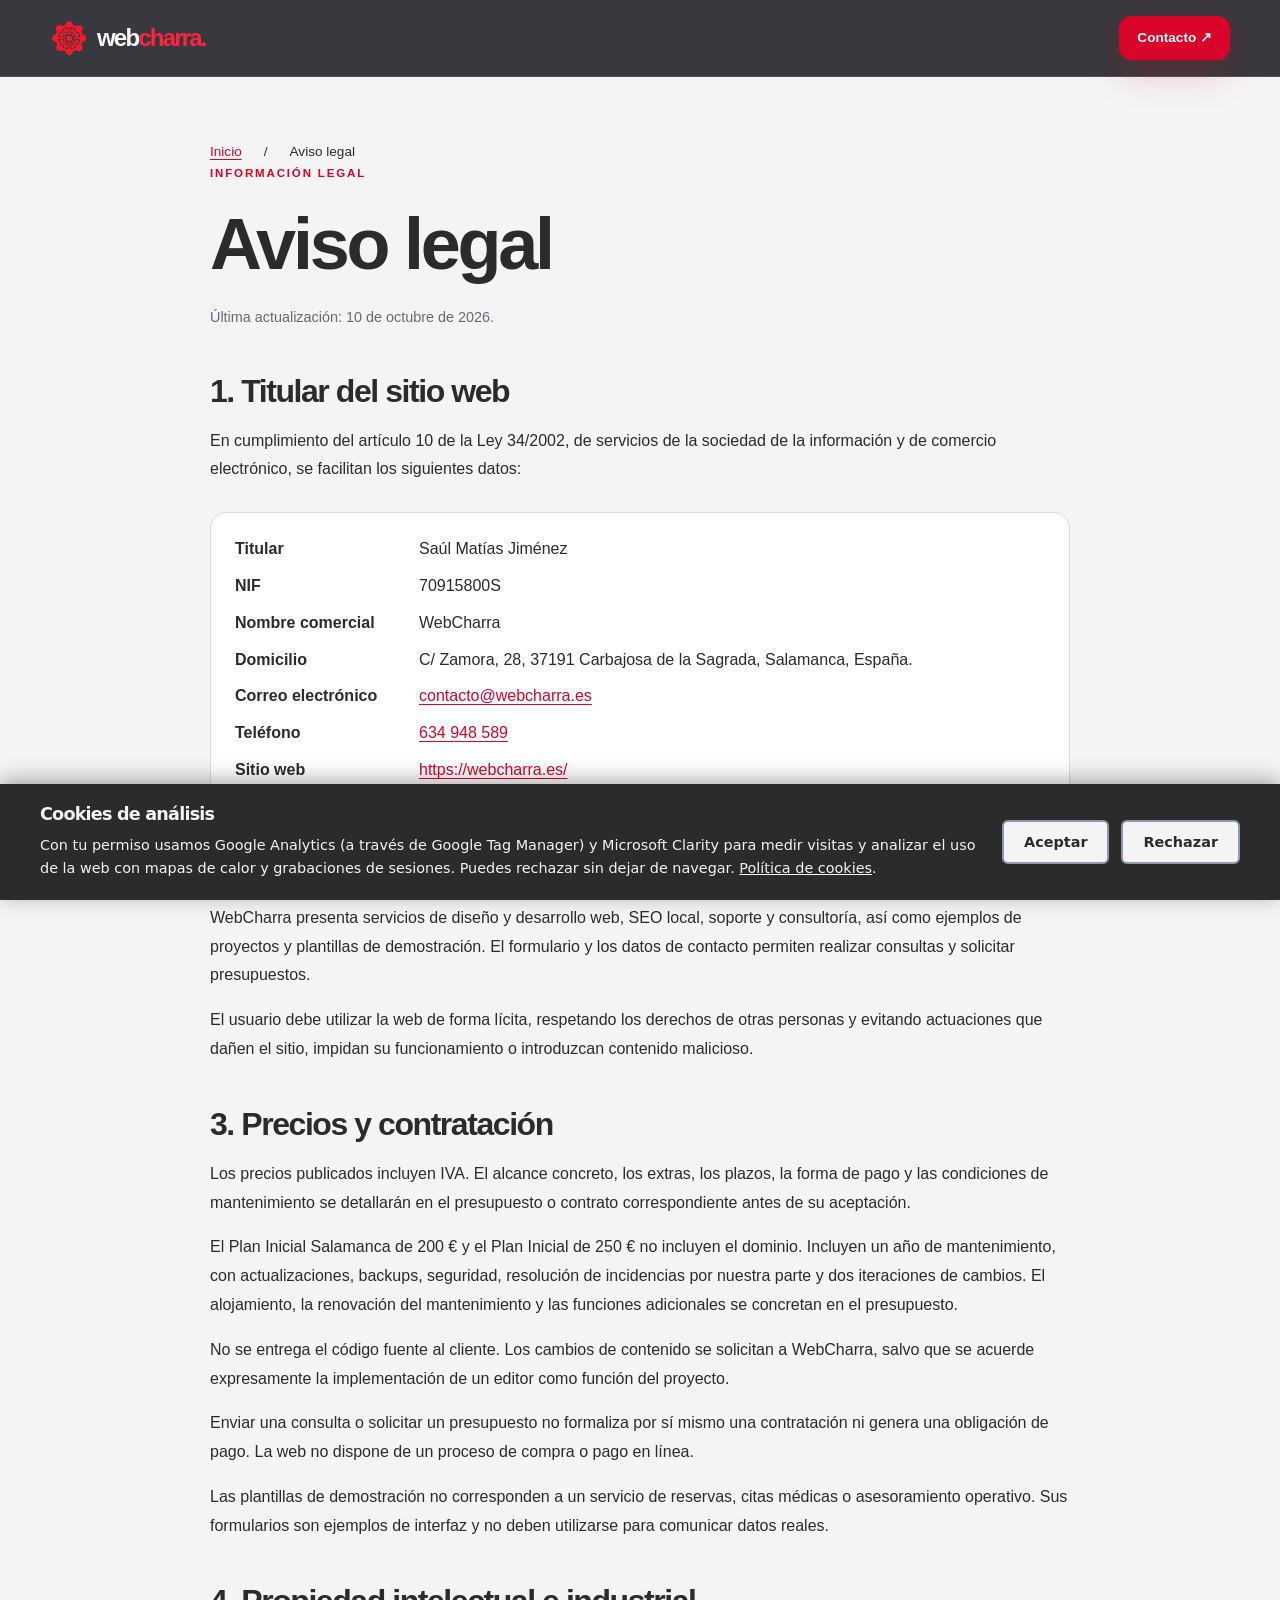
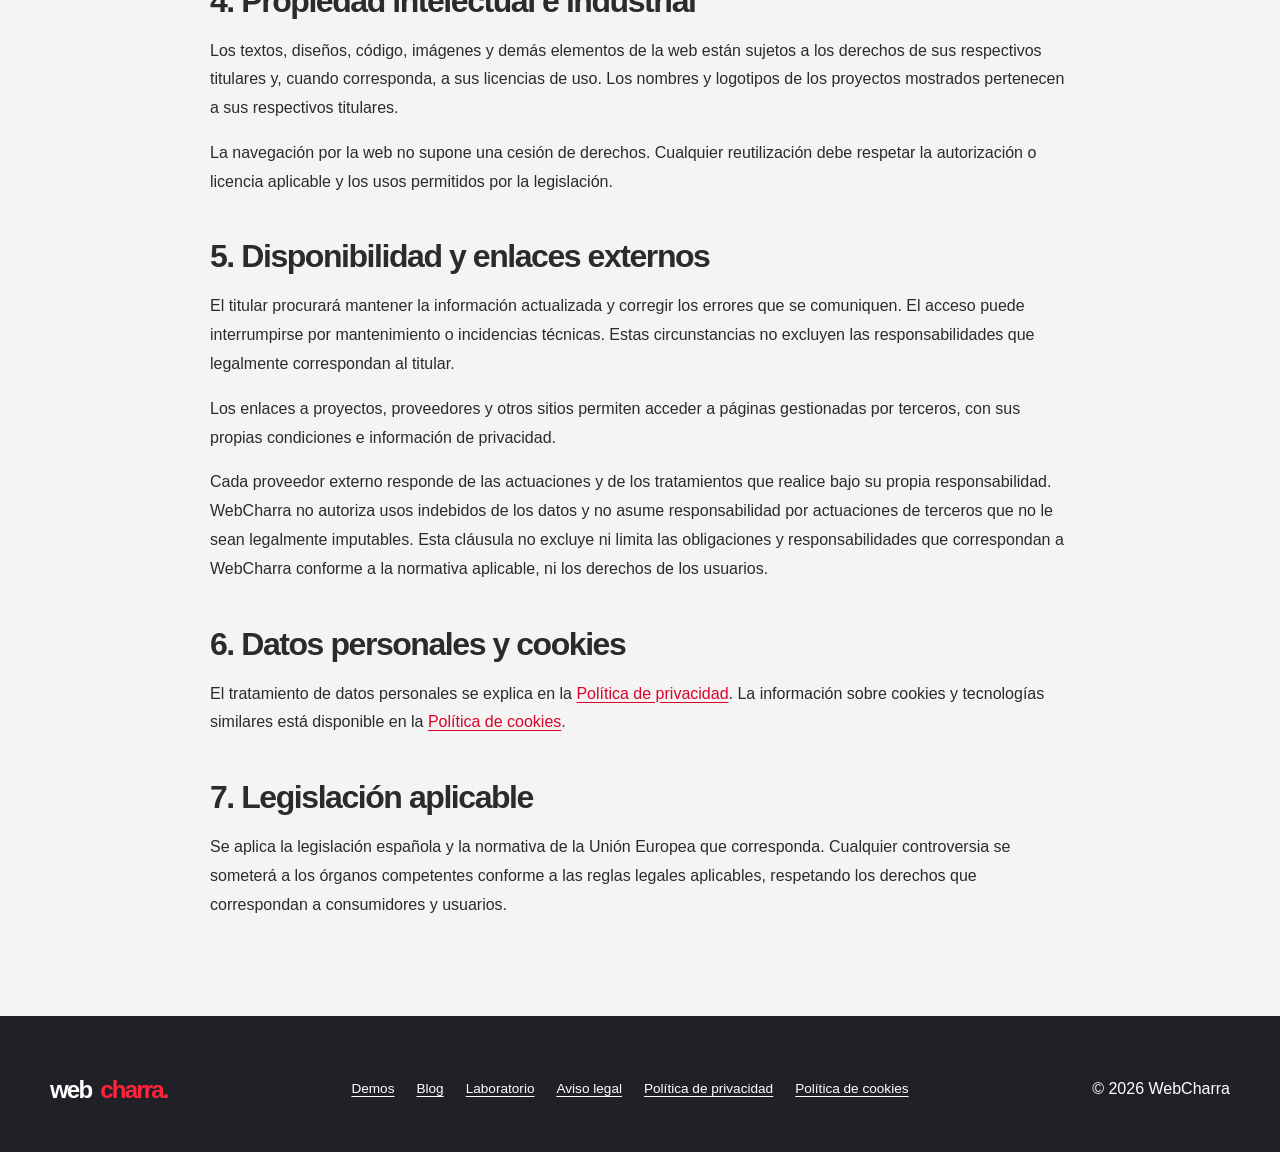
<file: aviso-legal/index.html>
<!doctype html>
<html lang="es">
<head>
  <meta charset="utf-8">
  <meta name="viewport" content="width=device-width, initial-scale=1">
  <title>Aviso legal · WebCharra</title>
  <meta name="description" content="Identificación del titular de WebCharra y condiciones de uso de su sitio web.">
  <meta name="robots" content="noindex,follow">
  <link rel="canonical" href="https://webcharra.es/aviso-legal/">
  <link rel="icon" href="../assets/img/icons/icon-red.ico" type="image/x-icon">
  <link rel="stylesheet" href="../assets/css/home.css">
  <link rel="stylesheet" href="../assets/css/legal.css">
  <script type="application/ld+json">
  {
    "@context": "https://schema.org",
    "@graph": [
      {"@type":"ProfessionalService","@id":"https://webcharra.es/#negocio","name":"WebCharra","url":"https://webcharra.es/","telephone":"+34634948589","email":"contacto@webcharra.es","address":{"@type":"PostalAddress","streetAddress":"C/ Zamora, 28","postalCode":"37191","addressLocality":"Carbajosa de la Sagrada","addressRegion":"Salamanca","addressCountry":"ES"}},
      {"@type":"WebSite","@id":"https://webcharra.es/#website","name":"WebCharra","url":"https://webcharra.es/","publisher":{"@id":"https://webcharra.es/#negocio"}},
      {"@type":"WebPage","@id":"https://webcharra.es/aviso-legal/#webpage","url":"https://webcharra.es/aviso-legal/","name":"Aviso legal · WebCharra","description":"Identificación del titular de WebCharra y condiciones de uso de su sitio web.","inLanguage":"es","isPartOf":{"@id":"https://webcharra.es/#website"},"publisher":{"@id":"https://webcharra.es/#negocio"},"breadcrumb":{"@id":"https://webcharra.es/aviso-legal/#breadcrumb"}},
      {"@type":"BreadcrumbList","@id":"https://webcharra.es/aviso-legal/#breadcrumb","itemListElement":[{"@type":"ListItem","position":1,"name":"Inicio","item":"https://webcharra.es/"},{"@type":"ListItem","position":2,"name":"Aviso legal","item":"https://webcharra.es/aviso-legal/"}]}
    ]
  }
  </script>

  <script src="../assets/js/cookie-consent.js" defer></script>
</head>
<body class="legal-page">
  <a class="skip" href="#contenido">Saltar al contenido</a>
  <header class="site-header"><div class="wrap nav-inner"><a class="brand" href="../" aria-label="WebCharra, inicio"><img src="../assets/img/icons/icon-red.ico" alt="" width="38" height="38"><span>web<span class="brand-accent">charra.</span></span></a><a class="button button-small" href="../#contacto">Contacto ↗</a></div></header>
  <main id="contenido" class="wrap legal-main">
    <nav class="legal-links" aria-label="Ruta de navegación"><a href="../">Inicio</a><span aria-hidden="true">/</span><span aria-current="page">Aviso legal</span></nav>
    <p class="eyebrow red-text">INFORMACIÓN LEGAL</p>
    <h1>Aviso legal</h1>
    <p class="legal-date">Última actualización: <time datetime="2026-10-10">10 de octubre de 2026</time>.</p>

    <h2>1. Titular del sitio web</h2>
    <p>En cumplimiento del artículo 10 de la Ley 34/2002, de servicios de la sociedad de la información y de comercio electrónico, se facilitan los siguientes datos:</p>
    <div class="legal-summary"><dl class="legal-data">
      <dt>Titular</dt><dd>Saúl Matías Jiménez</dd>
      <dt>NIF</dt><dd>70915800S</dd>
      <dt>Nombre comercial</dt><dd>WebCharra</dd>
      <dt>Domicilio</dt><dd>C/ Zamora, 28, 37191 Carbajosa de la Sagrada, Salamanca, España.</dd>
      <dt>Correo electrónico</dt><dd><a href="mailto:contacto@webcharra.es">contacto@webcharra.es</a></dd>
      <dt>Teléfono</dt><dd><a href="tel:+34634948589">634 948 589</a></dd>
      <dt>Sitio web</dt><dd><a href="https://webcharra.es/">https://webcharra.es/</a></dd>
    </dl></div>

    <h2>2. Objeto y uso de la web</h2>
    <p>WebCharra presenta servicios de diseño y desarrollo web, SEO local, soporte y consultoría, así como ejemplos de proyectos y plantillas de demostración. El formulario y los datos de contacto permiten realizar consultas y solicitar presupuestos.</p>
    <p>El usuario debe utilizar la web de forma lícita, respetando los derechos de otras personas y evitando actuaciones que dañen el sitio, impidan su funcionamiento o introduzcan contenido malicioso.</p>

    <h2>3. Precios y contratación</h2>
    <p>Los precios publicados incluyen IVA. El alcance concreto, los extras, los plazos, la forma de pago y las condiciones de mantenimiento se detallarán en el presupuesto o contrato correspondiente antes de su aceptación.</p>
    <p>El Plan Inicial Salamanca de 200 € y el Plan Inicial de 250 € no incluyen el dominio. Incluyen un año de mantenimiento, con actualizaciones, backups, seguridad, resolución de incidencias por nuestra parte y dos iteraciones de cambios. El alojamiento, la renovación del mantenimiento y las funciones adicionales se concretan en el presupuesto.</p>
    <p>No se entrega el código fuente al cliente. Los cambios de contenido se solicitan a WebCharra, salvo que se acuerde expresamente la implementación de un editor como función del proyecto.</p>
    <p>Enviar una consulta o solicitar un presupuesto no formaliza por sí mismo una contratación ni genera una obligación de pago. La web no dispone de un proceso de compra o pago en línea.</p>
    <p>Las plantillas de demostración no corresponden a un servicio de reservas, citas médicas o asesoramiento operativo. Sus formularios son ejemplos de interfaz y no deben utilizarse para comunicar datos reales.</p>

    <h2>4. Propiedad intelectual e industrial</h2>
    <p>Los textos, diseños, código, imágenes y demás elementos de la web están sujetos a los derechos de sus respectivos titulares y, cuando corresponda, a sus licencias de uso. Los nombres y logotipos de los proyectos mostrados pertenecen a sus respectivos titulares.</p>
    <p>La navegación por la web no supone una cesión de derechos. Cualquier reutilización debe respetar la autorización o licencia aplicable y los usos permitidos por la legislación.</p>

    <h2>5. Disponibilidad y enlaces externos</h2>
    <p>El titular procurará mantener la información actualizada y corregir los errores que se comuniquen. El acceso puede interrumpirse por mantenimiento o incidencias técnicas. Estas circunstancias no excluyen las responsabilidades que legalmente correspondan al titular.</p>
    <p>Los enlaces a proyectos, proveedores y otros sitios permiten acceder a páginas gestionadas por terceros, con sus propias condiciones e información de privacidad.</p>
    <p>Cada proveedor externo responde de las actuaciones y de los tratamientos que realice bajo su propia responsabilidad. WebCharra no autoriza usos indebidos de los datos y no asume responsabilidad por actuaciones de terceros que no le sean legalmente imputables. Esta cláusula no excluye ni limita las obligaciones y responsabilidades que correspondan a WebCharra conforme a la normativa aplicable, ni los derechos de los usuarios.</p>

    <h2>6. Datos personales y cookies</h2>
    <p>El tratamiento de datos personales se explica en la <a href="../politica-privacidad/">Política de privacidad</a>. La información sobre cookies y tecnologías similares está disponible en la <a href="../politica-cookies/">Política de cookies</a>.</p>

    <h2>7. Legislación aplicable</h2>
    <p>Se aplica la legislación española y la normativa de la Unión Europea que corresponda. Cualquier controversia se someterá a los órganos competentes conforme a las reglas legales aplicables, respetando los derechos que correspondan a consumidores y usuarios.</p>
  </main>
  <footer><div class="wrap legal-footer"><a class="brand" href="../">web<span class="brand-accent">charra.</span></a><nav class="legal-links" aria-label="Navegación y páginas legales"><a href="../#plantillas">Demos</a><a href="../blog/cuanto-cuesta-pagina-web-salamanca/">Blog</a><a href="../componentes/">Laboratorio</a><a href="../aviso-legal/" aria-current="page">Aviso legal</a><a href="../politica-privacidad/">Política de privacidad</a><a href="../politica-cookies/">Política de cookies</a></nav><span>© 2026 WebCharra</span></div></footer>
</body>
</html>
</file>
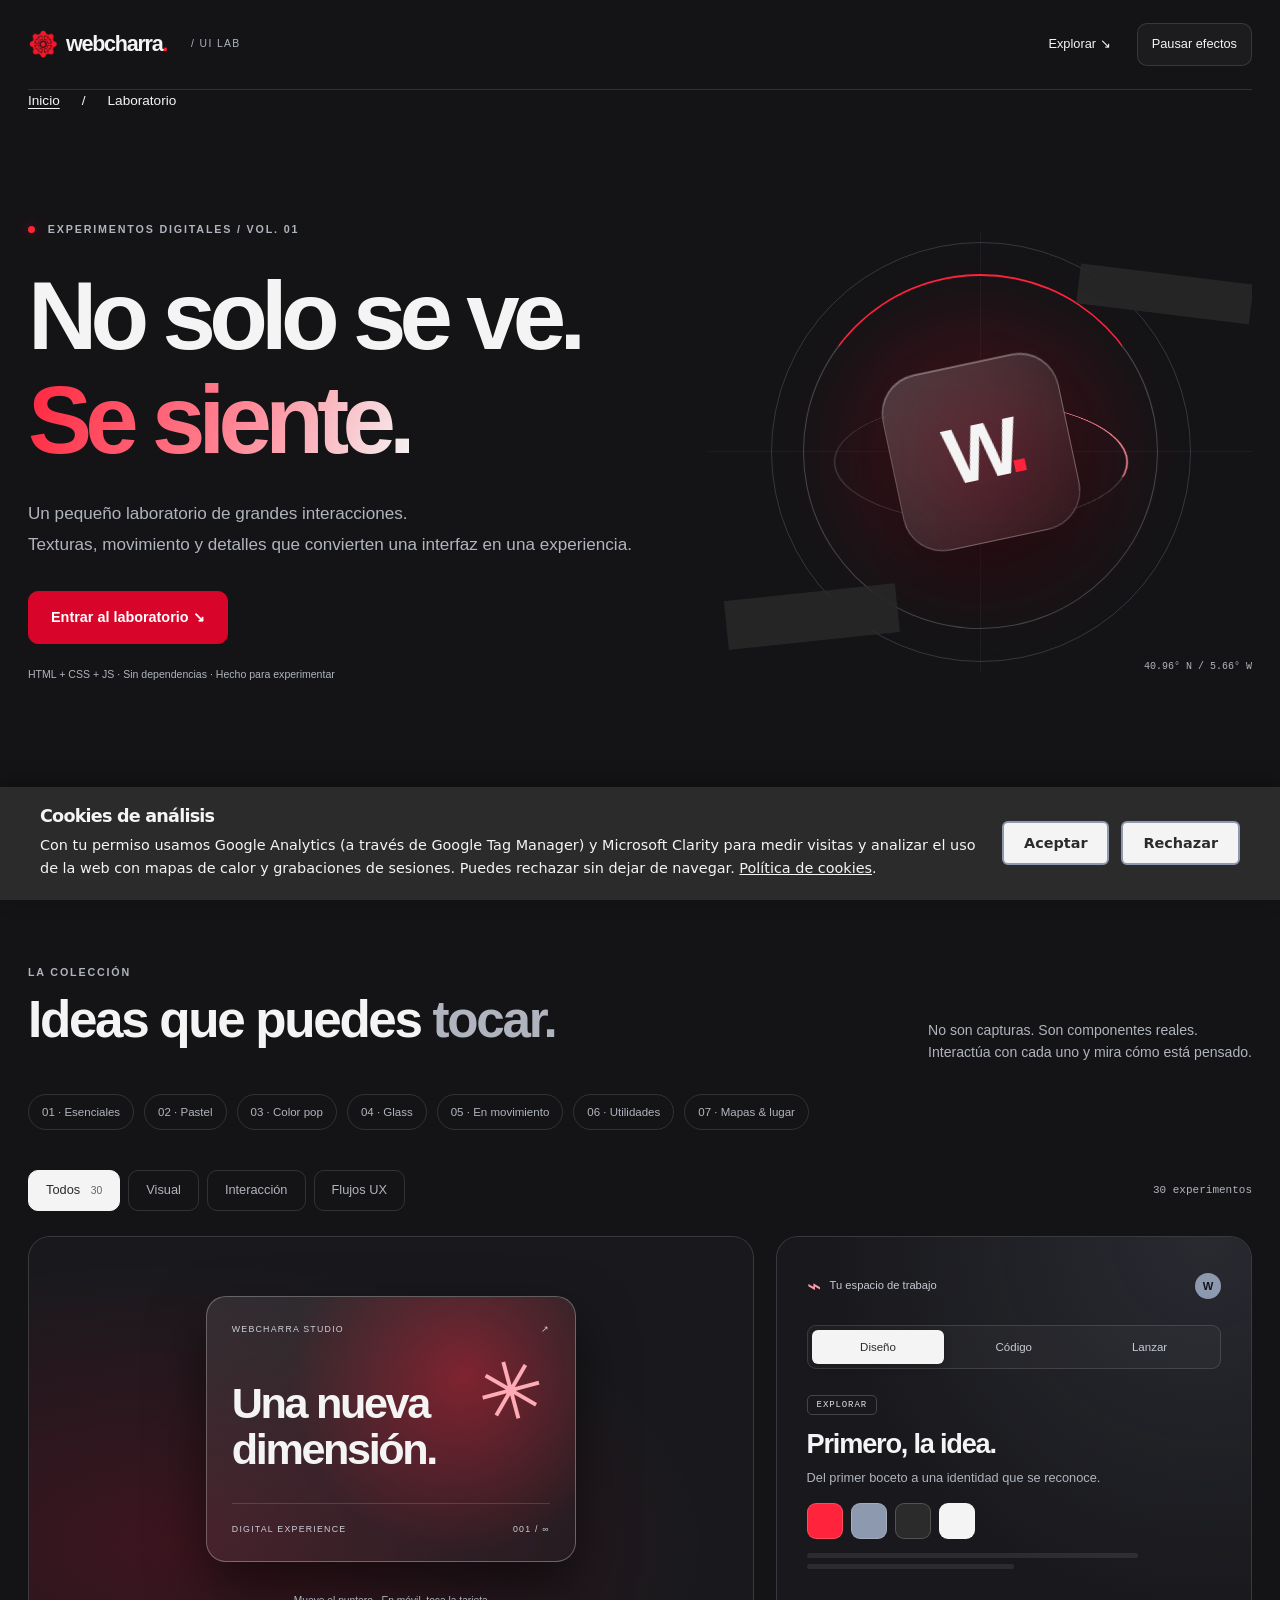
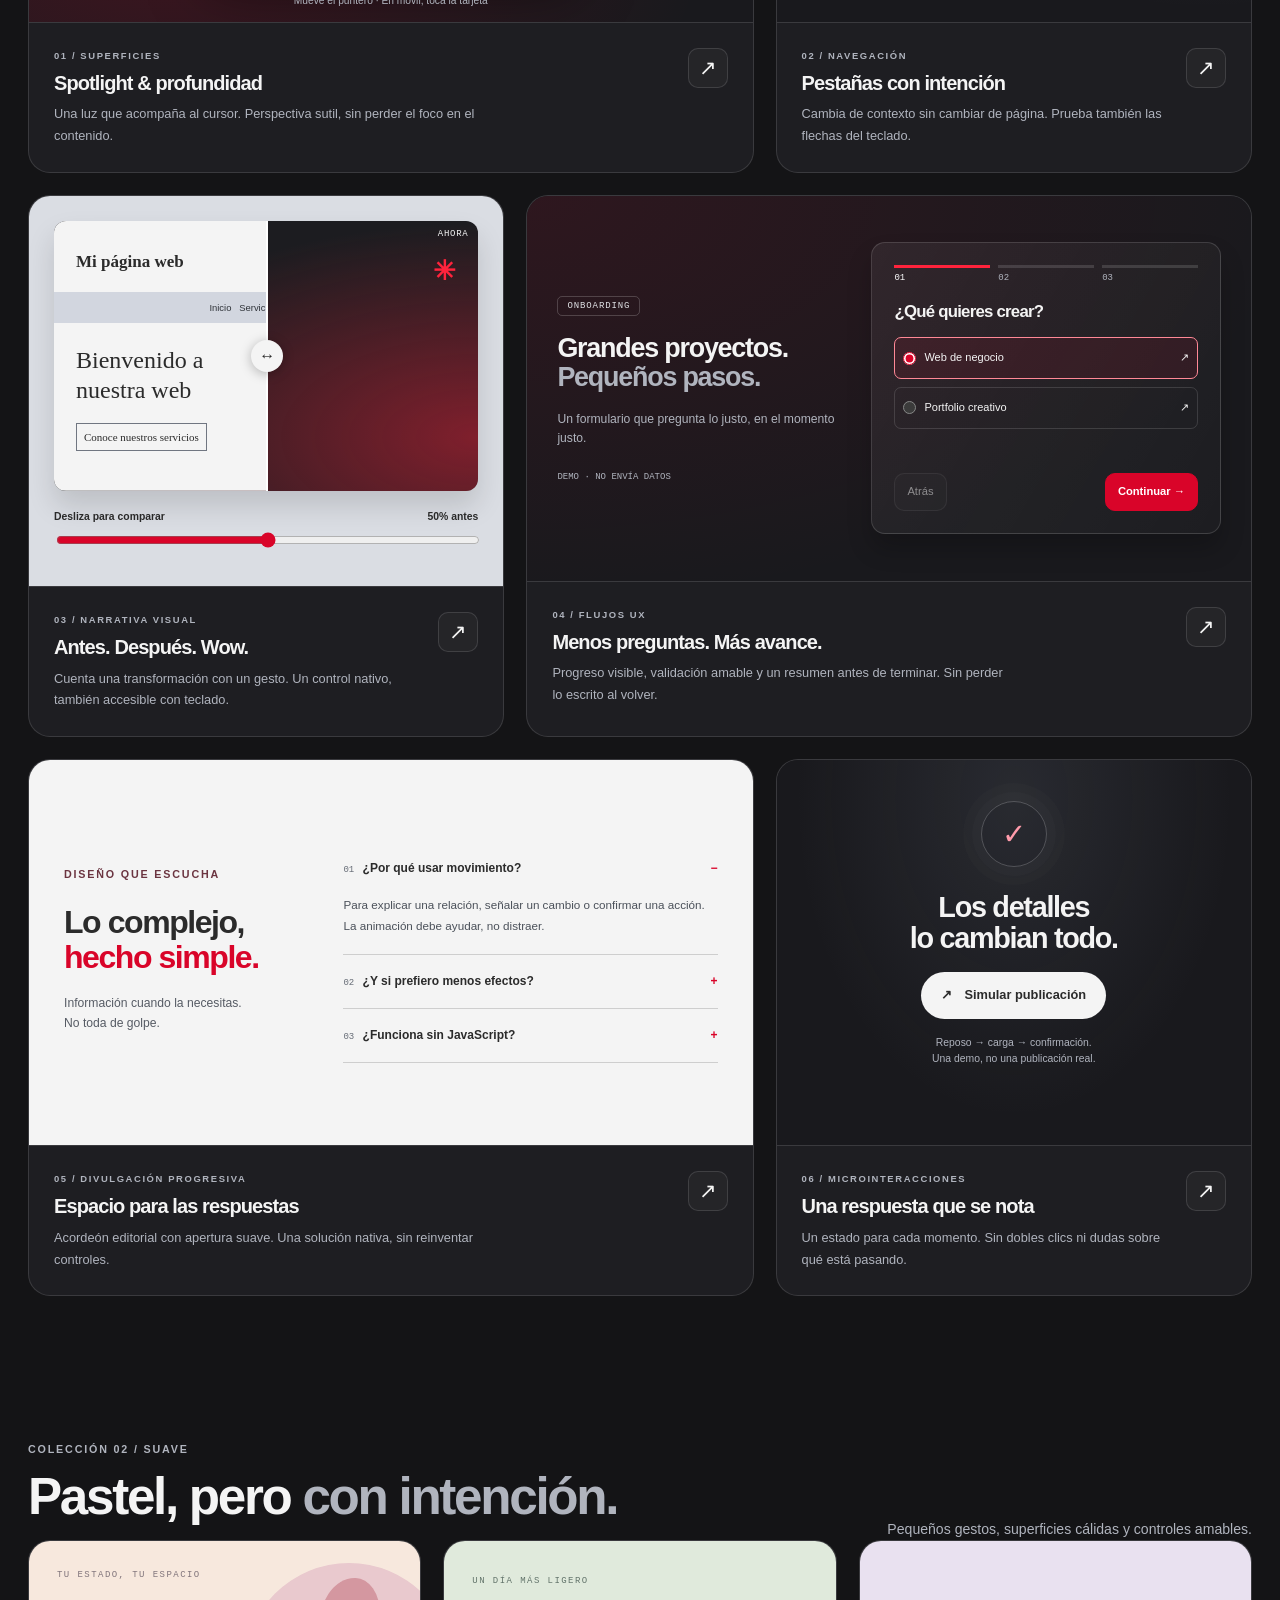
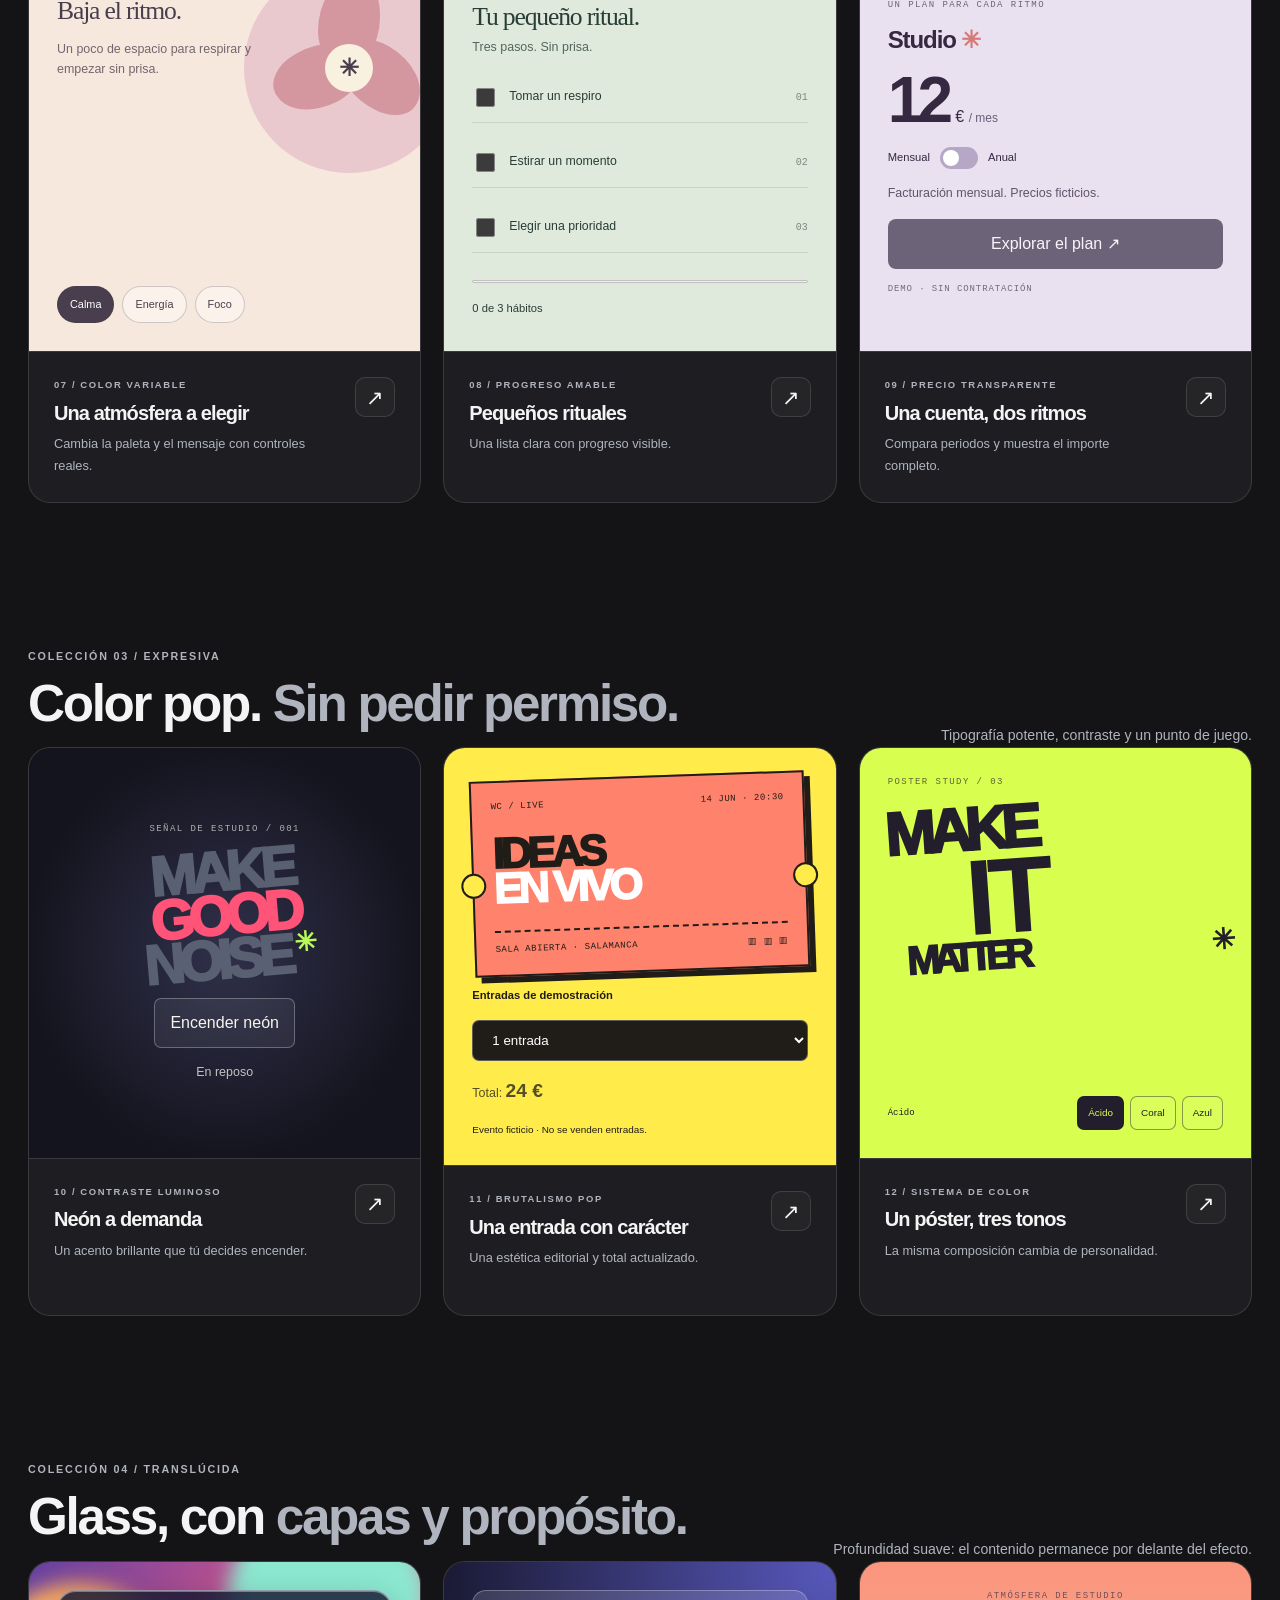
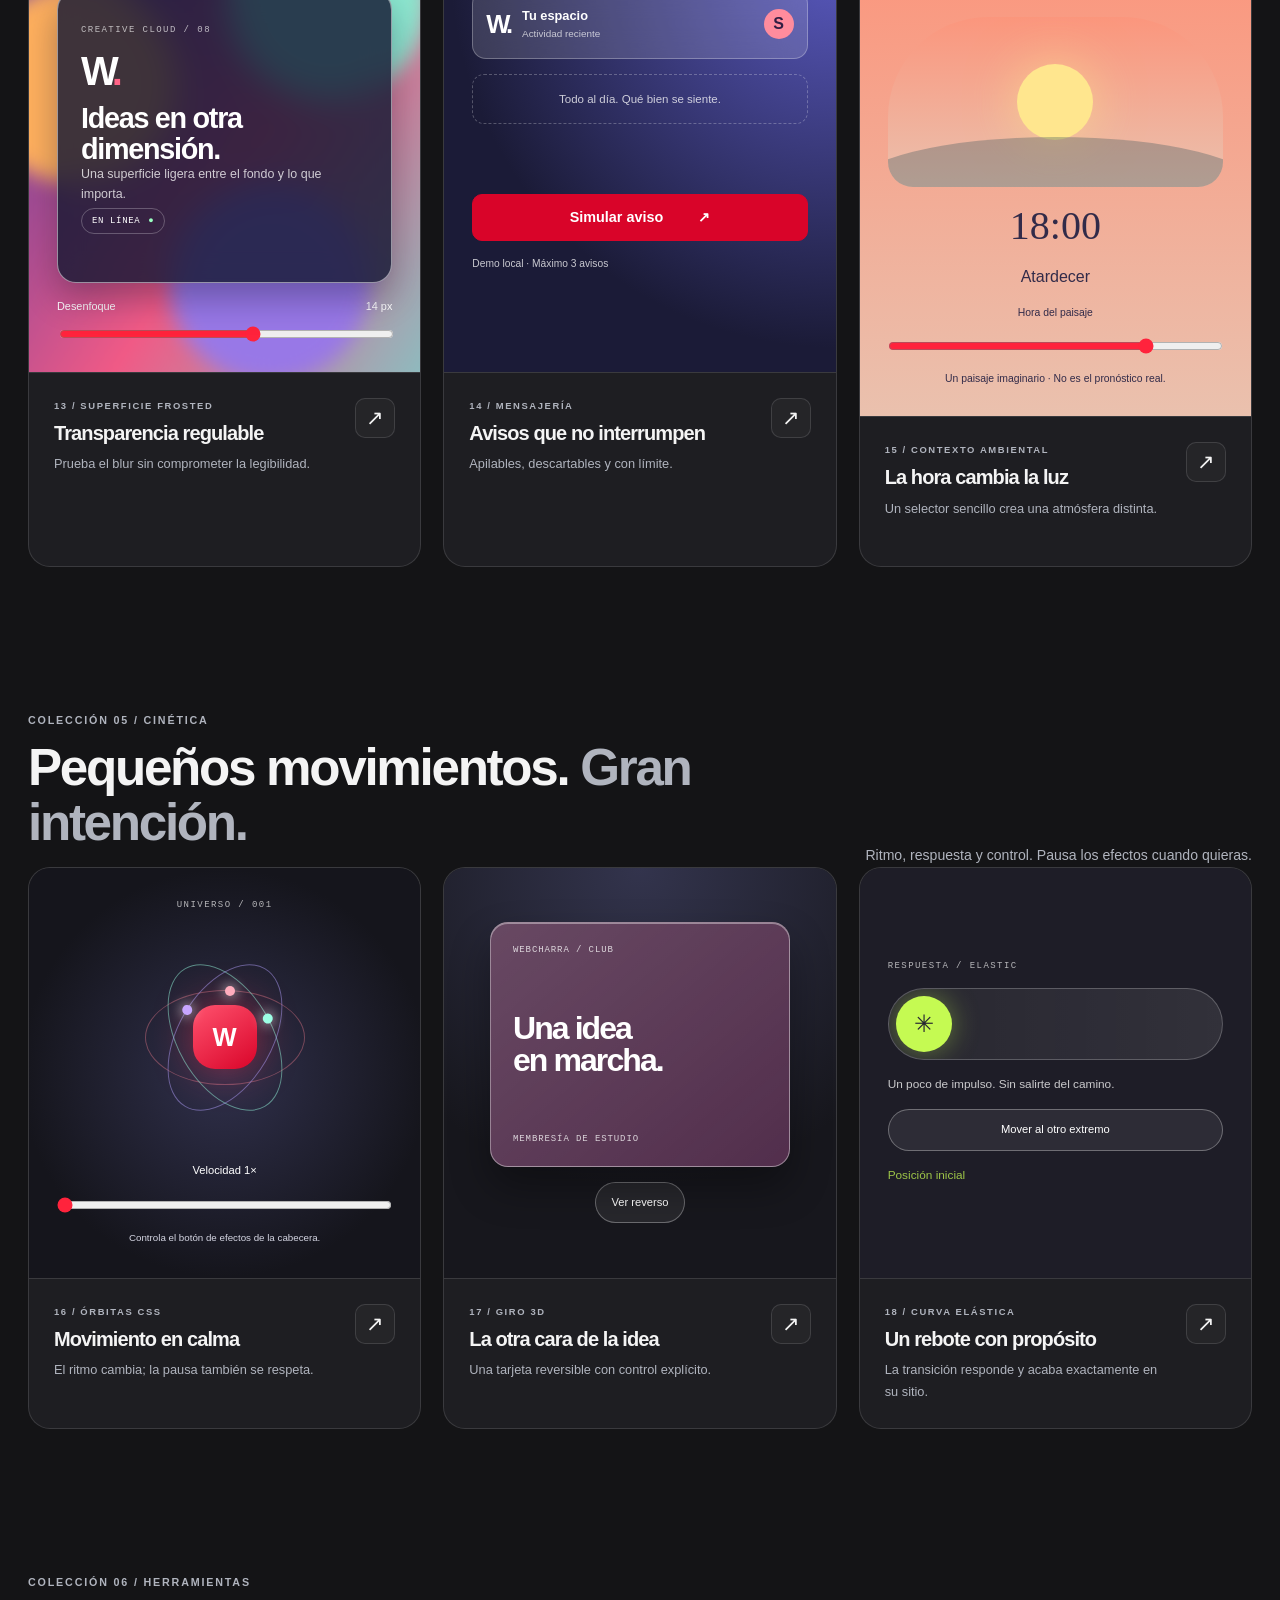
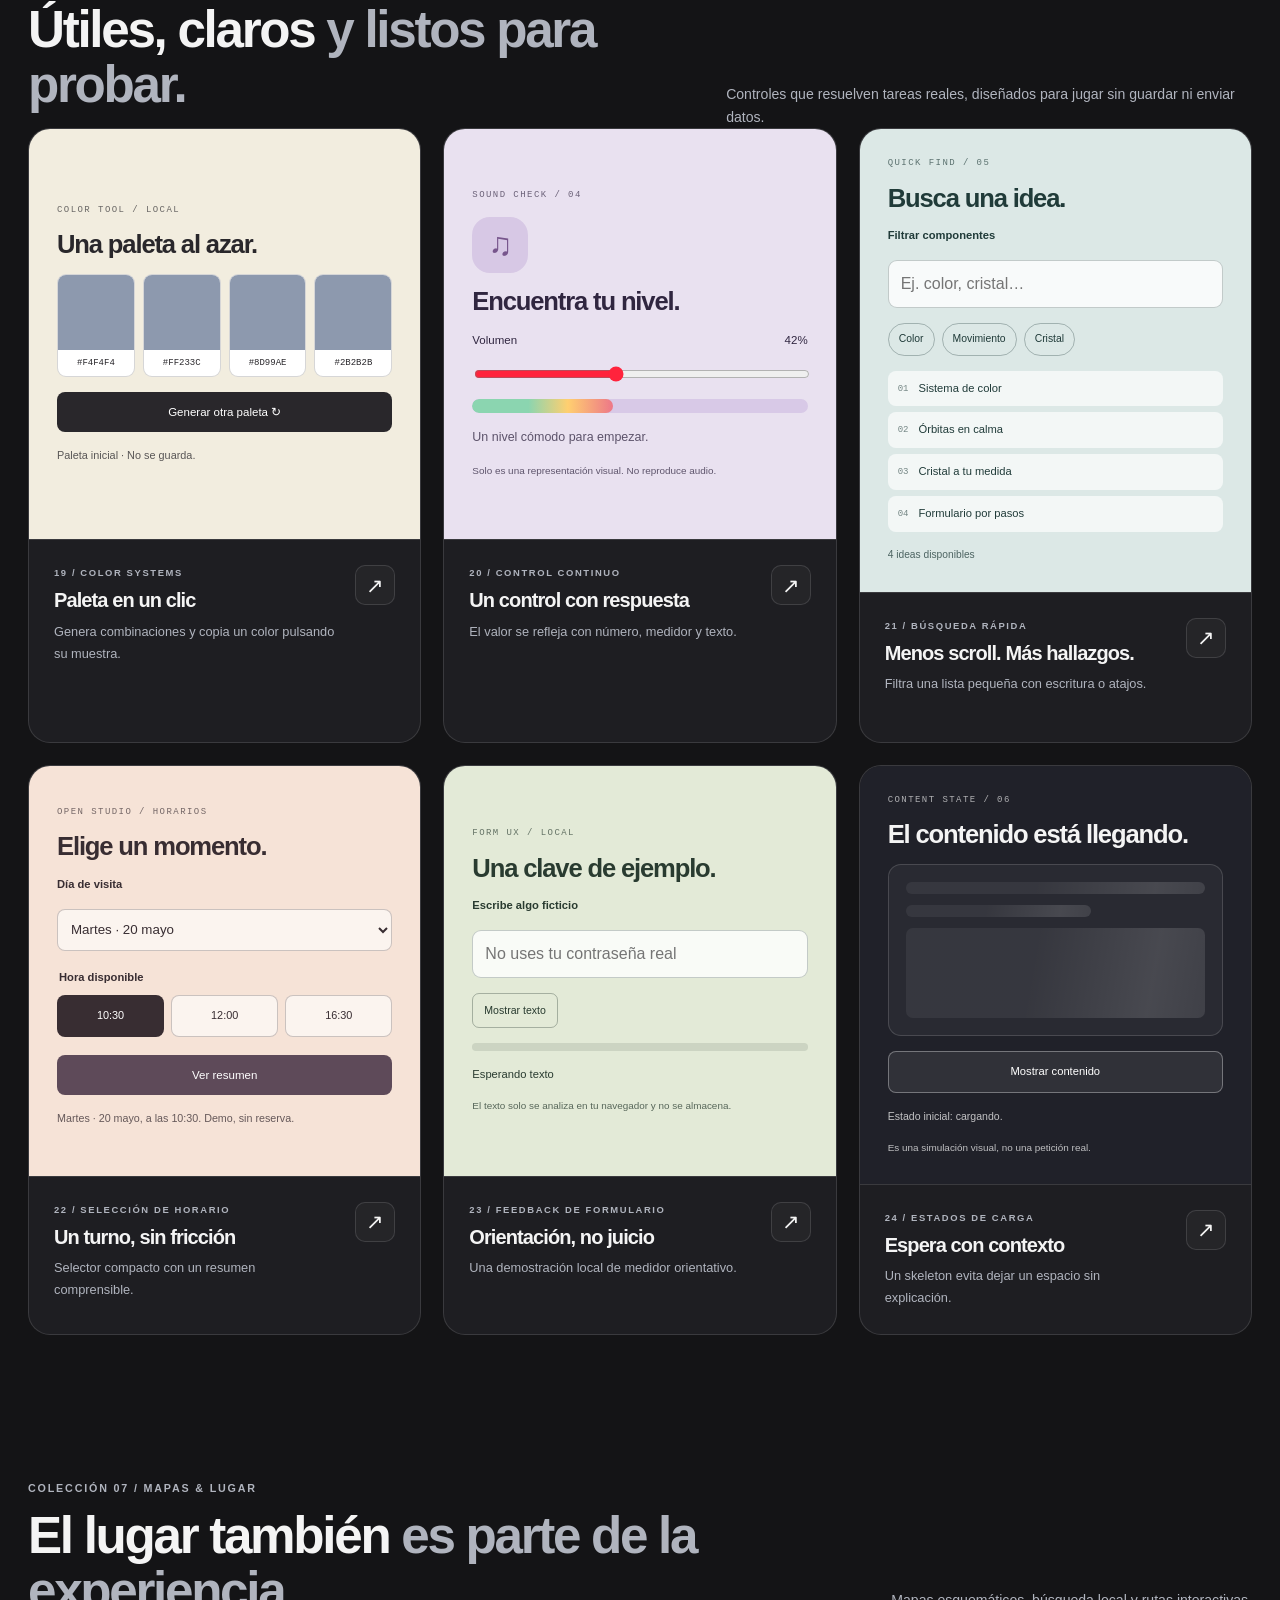
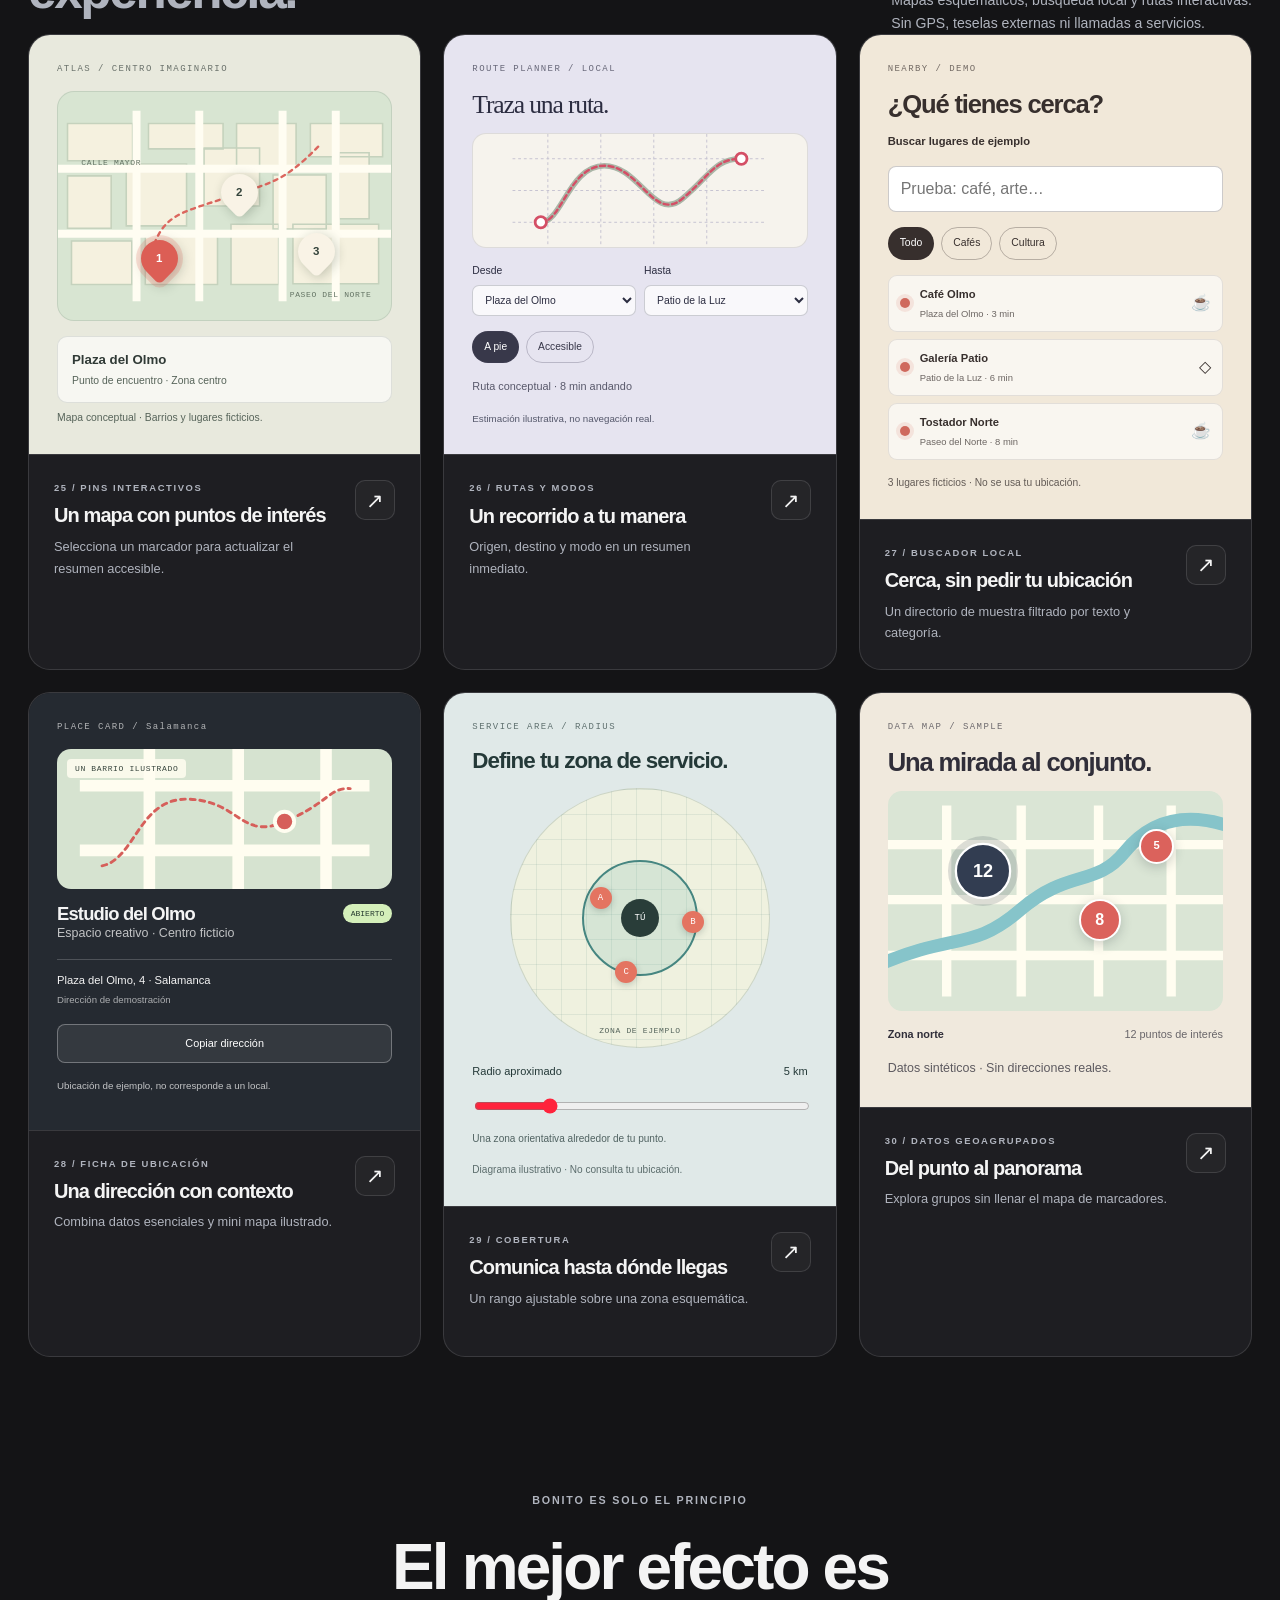
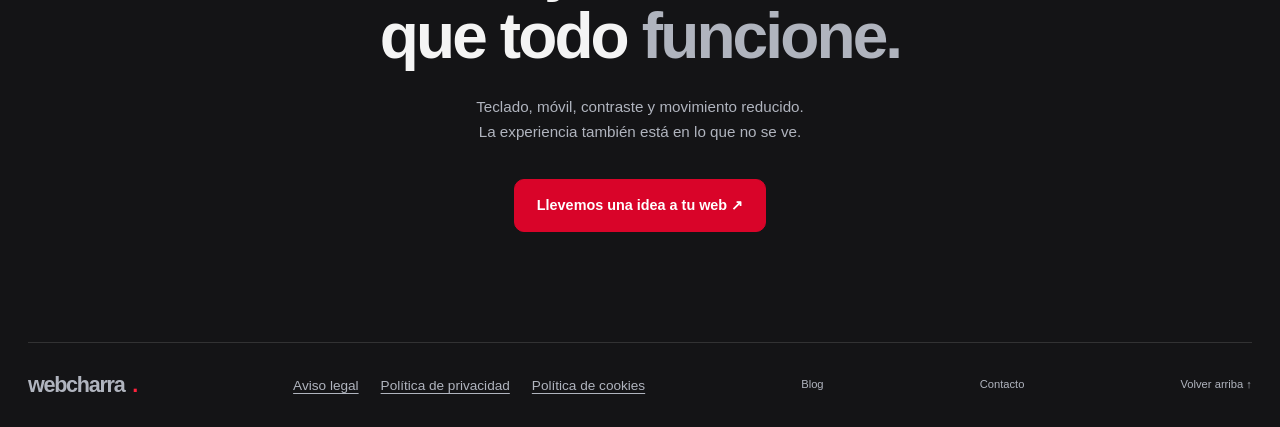
<file: componentes/index.html>
<!doctype html>
<html lang="es">
<head>
  <meta charset="utf-8">
  <meta name="viewport" content="width=device-width, initial-scale=1">
  <title>UI Lab · Componentes interactivos | WebCharra</title>
  <meta name="description" content="Laboratorio de componentes WebCharra: glassmorphism, animaciones e interacciones UX/UI. Prueba los ejemplos y consulta su código de referencia.">
  <!-- Laboratorio de referencia, no una landing comercial. -->
  <meta name="robots" content="noindex,follow">
  <link rel="canonical" href="https://webcharra.es/componentes/">
  <meta name="theme-color" content="#2B2B2B">
  <link rel="icon" href="../assets/img/icons/icon-red.ico">
  <meta property="og:title" content="UI Lab · Interfaces que se sienten | WebCharra">
  <meta property="og:description" content="Un laboratorio de diseño e interacción. Explora, prueba y encuentra tu próxima idea.">
  <meta property="og:type" content="website">
  <meta property="og:url" content="https://webcharra.es/componentes/">
  <meta property="og:image" content="https://webcharra.es/assets/img/salamanca.webp">
  <meta property="og:locale" content="es_ES">
  <meta property="og:site_name" content="WebCharra">
  <link rel="stylesheet" href="styles.css">
  <link rel="stylesheet" href="collections.css">
  <link rel="stylesheet" href="../assets/css/legal.css">
  <noscript><style>*,*::before,*::after{animation:none!important}.flow-card,.reference,.filters,#save-demo{display:none}</style></noscript>
  <script src="collections.js" defer></script>
  <script src="lab.js" defer></script>
  <script type="application/ld+json">
  {
    "@context": "https://schema.org",
    "@graph": [
      {"@type":"ProfessionalService","@id":"https://webcharra.es/#negocio","name":"WebCharra","url":"https://webcharra.es/","telephone":"+34634948589","email":"contacto@webcharra.es","address":{"@type":"PostalAddress","streetAddress":"C/ Zamora, 28","postalCode":"37191","addressLocality":"Carbajosa de la Sagrada","addressRegion":"Salamanca","addressCountry":"ES"}},
      {"@type":"WebSite","@id":"https://webcharra.es/#website","name":"WebCharra","url":"https://webcharra.es/","publisher":{"@id":"https://webcharra.es/#negocio"}},
      {"@type":"CollectionPage","@id":"https://webcharra.es/componentes/#webpage","url":"https://webcharra.es/componentes/","name":"UI Lab · Componentes WebCharra","description":"Laboratorio de componentes WebCharra: glassmorphism, animaciones e interacciones UX/UI. Prueba los ejemplos y consulta su código de referencia.","inLanguage":"es","isPartOf":{"@id":"https://webcharra.es/#website"},"publisher":{"@id":"https://webcharra.es/#negocio"},"breadcrumb":{"@id":"https://webcharra.es/componentes/#breadcrumb"}},
      {"@type":"BreadcrumbList","@id":"https://webcharra.es/componentes/#breadcrumb","itemListElement":[{"@type":"ListItem","position":1,"name":"Inicio","item":"https://webcharra.es/"},{"@type":"ListItem","position":2,"name":"Laboratorio","item":"https://webcharra.es/componentes/"}]}
    ]
  }
  </script>

  <script src="../assets/js/cookie-consent.js" defer></script>
</head>
<body>
  <a class="skip" href="#contenido">Saltar al contenido</a>
  <header class="wrap header">
    <a class="brand" href="../"><img src="../assets/img/icons/icon-red.ico" width="30" height="30" alt=""><span>webcharra<span class="red">.</span></span><span class="brand-label">/ UI LAB</span></a>
      <div class="header-actions"><a href="#coleccion">Explorar ↘</a><button class="quiet motion-control" type="button" aria-pressed="false" disabled>Pausar efectos</button></div>
  </header>
  <main id="contenido">
    <nav class="wrap legal-links" aria-label="Ruta de navegación"><a href="../">Inicio</a><span aria-hidden="true">/</span><span aria-current="page">Laboratorio</span></nav>
    <section class="wrap hero" aria-labelledby="hero-title">
      <div class="hero-copy"><p class="eyebrow"><span class="status-dot" aria-hidden="true"></span> EXPERIMENTOS DIGITALES / VOL. 01</p><h1 id="hero-title">No solo se ve.<br><span>Se siente.</span></h1><p class="lead">Un pequeño laboratorio de grandes interacciones.<br>Texturas, movimiento y detalles que convierten una interfaz en una experiencia.</p><a class="primary" href="#coleccion">Entrar al laboratorio ↘</a><p class="hero-note">HTML + CSS + JS · Sin dependencias · Hecho para experimentar</p></div>
      <div class="sculpture" aria-hidden="true"><div class="aura"></div><div class="ring ring-one"></div><div class="ring ring-two"></div><div class="ring ring-three"></div><div class="core"><span>W<span class="red">.</span></span></div><div class="floating-label label-top">MOTION IS A LANGUAGE</div><div class="floating-label label-bottom"><span class="status-dot"></span> Diseñado para sentir</div><span class="axis axis-x"></span><span class="axis axis-y"></span><span class="coordinate">40.96° N / 5.66° W</span></div>
    </section>
    <div class="ticker" aria-hidden="true"><div class="ticker-track"><span>MENOS FRICCIÓN <b>✳</b> MÁS INTENCIÓN <b>✳</b> DISEÑO EN MOVIMIENTO <b>✳</b> WEBCHARRA UI LAB <b>✳</b></span><span>MENOS FRICCIÓN <b>✳</b> MÁS INTENCIÓN <b>✳</b> DISEÑO EN MOVIMIENTO <b>✳</b> WEBCHARRA UI LAB <b>✳</b></span></div></div>
    <section class="wrap collection" id="coleccion" aria-labelledby="collection-title">
      <div class="section-heading"><div><p class="eyebrow">LA COLECCIÓN</p><h2 id="collection-title">Ideas que puedes <em>tocar.</em></h2></div><p>No son capturas. Son componentes reales.<br>Interactúa con cada uno y mira cómo está pensado.</p></div>
      <nav class="collection-index" aria-label="Colecciones del laboratorio"><a href="#coleccion">01 · Esenciales</a><a href="#coleccion-pastel">02 · Pastel</a><a href="#coleccion-brillante">03 · Color pop</a><a href="#coleccion-glass">04 · Glass</a><a href="#coleccion-motion">05 · En movimiento</a><a href="#coleccion-util">06 · Utilidades</a><a href="#coleccion-mapas">07 · Mapas &amp; lugar</a></nav>
      <noscript><p class="notice">Activa JavaScript para probar pestañas, filtros, formulario y fichas de código. Puedes explorar los diseños y el acordeón sin él.</p></noscript>
      <div class="collection-toolbar"><div class="filters" role="group" aria-label="Filtrar componentes"><button type="button" data-filter="all" aria-pressed="true">Todos <span>30</span></button><button type="button" data-filter="visual" aria-pressed="false">Visual</button><button type="button" data-filter="interaction" aria-pressed="false">Interacción</button><button type="button" data-filter="flow" aria-pressed="false">Flujos UX</button></div><span id="result-count" role="status">30 experimentos</span></div>
      <div class="bento">
        <article class="experiment wide" data-category="visual" id="spotlight">
          <div class="demo spotlight-demo"><div class="spotlight" tabindex="0" aria-label="Tarjeta decorativa con iluminación y profundidad al mover el puntero"><div class="spot-glow" aria-hidden="true"></div><div class="pass-top"><span>WEBCHARRA STUDIO</span><span aria-hidden="true">↗</span></div><div class="pass-symbol" aria-hidden="true">✳</div><p class="pass-title">Una nueva<br>dimensión.</p><div class="pass-bottom"><span>DIGITAL EXPERIENCE</span><span>001 / ∞</span></div></div><span class="demo-hint">Mueve el puntero · En móvil, toca la tarjeta</span></div>
          <div class="experiment-info"><div><p class="eyebrow">01 / SUPERFICIES</p><h3>Spotlight & profundidad</h3><p>Una luz que acompaña al cursor. Perspectiva sutil, sin perder el foco en el contenido.</p></div><button class="reference" data-reference="spotlight" aria-label="Ver ficha de Spotlight y profundidad">↗</button></div>
        </article>
        <article class="experiment" data-category="interaction" id="tabs-demo">
          <div class="demo tabs-demo"><div class="mini-top"><span class="mini-icon" aria-hidden="true">⌁</span><span>Tu espacio de trabajo</span><span class="avatar" aria-hidden="true">W</span></div><div class="tabs" role="tablist" aria-label="Vista del panel"><button role="tab" id="tab-design" aria-controls="panel-design" aria-selected="true" tabindex="0">Diseño</button><button role="tab" id="tab-build" aria-controls="panel-build" aria-selected="false" tabindex="-1">Código</button><button role="tab" id="tab-launch" aria-controls="panel-launch" aria-selected="false" tabindex="-1">Lanzar</button></div><div class="tab-panel" id="panel-design" role="tabpanel" aria-labelledby="tab-design" tabindex="0"><span class="pill">EXPLORAR</span><h4>Primero, la idea.</h4><p>Del primer boceto a una identidad que se reconoce.</p><div class="swatches" aria-hidden="true"><i></i><i></i><i></i><i></i></div><div class="mock-line" aria-hidden="true"></div><div class="mock-line short" aria-hidden="true"></div></div><div class="tab-panel" id="panel-build" role="tabpanel" aria-labelledby="tab-build" tabindex="0" hidden><span class="pill">CONSTRUIR</span><h4>Simple por dentro.</h4><p>Componentes pequeños. Intención en cada línea.</p><pre class="mini-code"><code>&lt;button class="idea"&gt;
  Hazlo posible ↗
&lt;/button&gt;</code></pre></div><div class="tab-panel" id="panel-launch" role="tabpanel" aria-labelledby="tab-launch" tabindex="0" hidden><span class="pill">PUBLICAR</span><h4>Listo para salir.</h4><p>Una última revisión antes de compartir tu proyecto.</p><ul class="check-list"><li>✓ Adaptación móvil</li><li>✓ Navegación por teclado</li><li>✓ Contenido revisado</li></ul></div></div>
          <div class="experiment-info"><div><p class="eyebrow">02 / NAVEGACIÓN</p><h3>Pestañas con intención</h3><p>Cambia de contexto sin cambiar de página. Prueba también las flechas del teclado.</p></div><button class="reference" data-reference="tabs" aria-label="Ver ficha de pestañas">↗</button></div>
        </article>
        <article class="experiment" data-category="interaction" id="compare-demo">
          <div class="demo compare-demo"><div class="comparison" style="--split:50%"><div class="compare-side compare-after"><span class="compare-tag">AHORA</span><span class="compare-logo">studio<span>✳</span></span><p>Tu próxima<br><em>gran idea.</em></p><span class="fake-button">Empieza aquí ↗</span></div><div class="compare-side compare-before"><span class="compare-tag">ANTES</span><span class="old-logo">Mi página web</span><div class="old-nav">Inicio &nbsp; Servicios &nbsp; Contacto</div><p>Bienvenido a<br>nuestra web</p><span class="old-box">Conoce nuestros servicios</span></div><div class="compare-divider" aria-hidden="true"><span>↔</span></div></div><label class="range-label" for="compare-range">Desliza para comparar <output id="compare-output" for="compare-range">50% antes</output></label><input id="compare-range" type="range" min="0" max="100" value="50" aria-label="Porcentaje visible del diseño anterior"></div>
          <div class="experiment-info"><div><p class="eyebrow">03 / NARRATIVA VISUAL</p><h3>Antes. Después. Wow.</h3><p>Cuenta una transformación con un gesto. Un control nativo, también accesible con teclado.</p></div><button class="reference" data-reference="compare" aria-label="Ver ficha del comparador">↗</button></div>
        </article>
        <article class="experiment wide" data-category="flow" id="stepper-demo">
          <div class="demo stepper-demo"><div class="flow-intro"><span class="pill">ONBOARDING</span><h4>Grandes proyectos.<br><span>Pequeños pasos.</span></h4><p>Un formulario que pregunta lo justo, en el momento justo.</p><span class="flow-caption">DEMO · NO ENVÍA DATOS</span></div><form class="flow-card" id="brief-form"><ol class="step-indicators" aria-label="Pasos del formulario"><li aria-current="step">01</li><li>02</li><li>03</li></ol><div class="step" data-step="0"><h5 tabindex="-1">¿Qué quieres crear?</h5><fieldset><legend class="sr-only">Tipo de proyecto</legend><label class="choice"><input type="radio" name="project" value="Web de negocio" checked><span>Web de negocio</span><span aria-hidden="true">↗</span></label><label class="choice"><input type="radio" name="project" value="Portfolio creativo"><span>Portfolio creativo</span><span aria-hidden="true">↗</span></label></fieldset></div><div class="step" data-step="1" hidden><h5 tabindex="-1">Ponle un nombre.</h5><label for="project-name">Nombre del proyecto</label><input id="project-name" type="text" maxlength="50" placeholder="Ej. Estudio Norte" aria-describedby="name-help name-error"><p id="name-help" class="field-help">Usa un nombre ficticio para probar.</p><p id="name-error" class="field-error" hidden>Escribe al menos dos caracteres.</p></div><div class="step" data-step="2" hidden><h5 tabindex="-1">Tu idea, en resumen.</h5><dl class="summary"><dt>Tipo</dt><dd id="summary-type"></dd><dt>Proyecto</dt><dd id="summary-name"></dd></dl><p class="field-help">Nada se envía ni se guarda fuera de esta página.</p></div><div class="flow-controls"><button class="quiet" id="flow-back" type="button" disabled>Atrás</button><button class="primary" id="flow-next" type="submit">Continuar →</button></div><p class="sr-only" id="flow-status" role="status"></p></form></div>
          <div class="experiment-info"><div><p class="eyebrow">04 / FLUJOS UX</p><h3>Menos preguntas. Más avance.</h3><p>Progreso visible, validación amable y un resumen antes de terminar. Sin perder lo escrito al volver.</p></div><button class="reference" data-reference="stepper" aria-label="Ver ficha del formulario por pasos">↗</button></div>
        </article>
        <article class="experiment wide" data-category="flow" id="accordion-demo">
          <div class="demo accordion-demo"><div><span class="eyebrow">DISEÑO QUE ESCUCHA</span><h4>Lo complejo,<br><em>hecho simple.</em></h4><p>Información cuando la necesitas.<br>No toda de golpe.</p></div><div class="accordion"><details open><summary><span>01</span> ¿Por qué usar movimiento?</summary><p>Para explicar una relación, señalar un cambio o confirmar una acción. La animación debe ayudar, no distraer.</p></details><details><summary><span>02</span> ¿Y si prefiero menos efectos?</summary><p>Este laboratorio respeta el ajuste de movimiento reducido del dispositivo. También puedes pausar los efectos desde la cabecera.</p></details><details><summary><span>03</span> ¿Funciona sin JavaScript?</summary><p>Este acordeón sí: utiliza los elementos nativos details y summary. El contenido permanece disponible sin scripts.</p></details></div></div>
          <div class="experiment-info"><div><p class="eyebrow">05 / DIVULGACIÓN PROGRESIVA</p><h3>Espacio para las respuestas</h3><p>Acordeón editorial con apertura suave. Una solución nativa, sin reinventar controles.</p></div><button class="reference" data-reference="accordion" aria-label="Ver ficha del acordeón">↗</button></div>
        </article>
        <article class="experiment" data-category="visual" id="feedback-demo">
          <div class="demo feedback-demo"><div class="feedback-orbit" aria-hidden="true"><span>✓</span></div><h4>Los detalles<br>lo cambian todo.</h4><button type="button" class="save-button" id="save-demo"><span class="save-icon" aria-hidden="true">↗</span><span id="save-label">Simular publicación</span></button><p>Reposo → carga → confirmación.<br>Una demo, no una publicación real.</p><div class="feedback-status" id="save-status" role="status"></div></div>
          <div class="experiment-info"><div><p class="eyebrow">06 / MICROINTERACCIONES</p><h3>Una respuesta que se nota</h3><p>Un estado para cada momento. Sin dobles clics ni dudas sobre qué está pasando.</p></div><button class="reference" data-reference="feedback" aria-label="Ver ficha de microinteracciones">↗</button></div>
        </article>
      </div>
    </section>
    <section class="wrap collection collection-extra" id="coleccion-pastel" data-collection aria-labelledby="pastel-title">
      <div class="section-heading"><div><p class="eyebrow">COLECCIÓN 02 / SUAVE</p><h2 id="pastel-title">Pastel, pero <em>con intención.</em></h2></div><p>Pequeños gestos, superficies cálidas y controles amables.</p></div>
      <div class="bento">
        <article class="experiment" data-category="interaction"><div class="demo mood-demo" data-mood="calma"><div class="mood-art" aria-hidden="true"><i></i><i></i><i></i><b>✳</b></div><span class="mini-label">TU ESTADO, TU ESPACIO</span><h3 id="mood-title">Baja el ritmo.</h3><p id="mood-description">Un poco de espacio para respirar y empezar sin prisa.</p><div class="mood-options" aria-label="Elige una atmósfera"><button type="button" data-mood="calma" aria-pressed="true">Calma</button><button type="button" data-mood="energia" aria-pressed="false">Energía</button><button type="button" data-mood="foco" aria-pressed="false">Foco</button></div></div><div class="experiment-info"><div><p class="eyebrow">07 / COLOR VARIABLE</p><h3>Una atmósfera a elegir</h3><p>Cambia la paleta y el mensaje con controles reales.</p></div><button class="reference" data-reference="mood" aria-label="Ver ficha de atmósferas">↗</button></div></article>
        <article class="experiment" data-category="flow"><div class="demo ritual-demo"><span class="mini-label">UN DÍA MÁS LIGERO</span><h3>Tu pequeño ritual.</h3><p>Tres pasos. Sin prisa.</p><label><input class="ritual-check" type="checkbox"><span>Tomar un respiro</span><b>01</b></label><label><input class="ritual-check" type="checkbox"><span>Estirar un momento</span><b>02</b></label><label><input class="ritual-check" type="checkbox"><span>Elegir una prioridad</span><b>03</b></label><progress id="ritual-progress" max="3" value="0" aria-label="Progreso de hábitos"></progress><output id="ritual-count">0 de 3 hábitos</output></div><div class="experiment-info"><div><p class="eyebrow">08 / PROGRESO AMABLE</p><h3>Pequeños rituales</h3><p>Una lista clara con progreso visible.</p></div><button class="reference" data-reference="ritual" aria-label="Ver ficha de rituales">↗</button></div></article>
        <article class="experiment" data-category="interaction"><div class="demo billing-demo"><span class="mini-label">UN PLAN PARA CADA RITMO</span><h3>Studio <span>✳</span></h3><div class="billing-price"><strong id="price-value">12</strong><span>€ <i id="price-period">/ mes</i></span></div><label class="billing-switch"><span>Mensual</span><input id="billing-yearly" type="checkbox"><span class="switch-track" aria-hidden="true"></span><span>Anual</span></label><p id="billing-note">Facturación mensual. Precios ficticios.</p><button type="button" class="billing-cta" disabled>Explorar el plan ↗</button><small>DEMO · SIN CONTRATACIÓN</small></div><div class="experiment-info"><div><p class="eyebrow">09 / PRECIO TRANSPARENTE</p><h3>Una cuenta, dos ritmos</h3><p>Compara periodos y muestra el importe completo.</p></div><button class="reference" data-reference="billing" aria-label="Ver ficha de precios">↗</button></div></article>
      </div>
    </section>
    <section class="wrap collection collection-extra" id="coleccion-brillante" data-collection aria-labelledby="bright-title">
      <div class="section-heading"><div><p class="eyebrow">COLECCIÓN 03 / EXPRESIVA</p><h2 id="bright-title">Color pop. <em>Sin pedir permiso.</em></h2></div><p>Tipografía potente, contraste y un punto de juego.</p></div>
      <div class="bento">
        <article class="experiment" data-category="visual"><div class="demo neon-demo"><span class="mini-label">SEÑAL DE ESTUDIO / 001</span><div class="neon-core" aria-hidden="true">MAKE<br><i>GOOD</i><br>NOISE<span>✳</span></div><button type="button" id="neon-power" aria-pressed="false">Encender neón</button><p id="neon-status" role="status">En reposo</p></div><div class="experiment-info"><div><p class="eyebrow">10 / CONTRASTE LUMINOSO</p><h3>Neón a demanda</h3><p>Un acento brillante que tú decides encender.</p></div><button class="reference" data-reference="neon" aria-label="Ver ficha del neón">↗</button></div></article>
        <article class="experiment" data-category="flow"><div class="demo ticket-demo"><div class="ticket-card"><div class="ticket-head"><span>WC / LIVE</span><span>14 JUN · 20:30</span></div><div class="ticket-title">IDEAS<br><i>EN VIVO</i></div><div class="ticket-foot"><span>SALA ABIERTA · SALAMANCA</span><span aria-hidden="true">▥ ▥ ▥</span></div></div><label for="ticket-quantity">Entradas de demostración</label><select id="ticket-quantity"><option value="1">1 entrada</option><option value="2">2 entradas</option><option value="3">3 entradas</option><option value="4">4 entradas</option></select><p>Total: <strong id="ticket-total">24 €</strong></p><small>Evento ficticio · No se venden entradas.</small></div><div class="experiment-info"><div><p class="eyebrow">11 / BRUTALISMO POP</p><h3>Una entrada con carácter</h3><p>Una estética editorial y total actualizado.</p></div><button class="reference" data-reference="ticket" aria-label="Ver ficha de entrada">↗</button></div></article>
        <article class="experiment" data-category="visual"><div class="demo poster-demo" data-theme="acid"><span class="mini-label">POSTER STUDY / 03</span><div class="poster-art" aria-hidden="true"><span>MAKE</span><b>IT</b><span>MATTER<span class="poster-star">✳</span></span></div><div class="poster-controls"><span id="poster-theme-name">Ácido</span><button type="button" data-poster-theme="acid" aria-pressed="true">Ácido</button><button type="button" data-poster-theme="coral" aria-pressed="false">Coral</button><button type="button" data-poster-theme="blue" aria-pressed="false">Azul</button></div></div><div class="experiment-info"><div><p class="eyebrow">12 / SISTEMA DE COLOR</p><h3>Un póster, tres tonos</h3><p>La misma composición cambia de personalidad.</p></div><button class="reference" data-reference="poster" aria-label="Ver ficha de póster">↗</button></div></article>
      </div>
    </section>
    <section class="wrap collection collection-extra" id="coleccion-glass" data-collection aria-labelledby="glass-title">
      <div class="section-heading"><div><p class="eyebrow">COLECCIÓN 04 / TRANSLÚCIDA</p><h2 id="glass-title">Glass, con <em>capas y propósito.</em></h2></div><p>Profundidad suave: el contenido permanece por delante del efecto.</p></div>
      <div class="bento">
        <article class="experiment" data-category="visual"><div class="demo glass-demo"><div class="glass-backdrop" aria-hidden="true"><i></i><i></i><i></i></div><div class="glass-panel"><span class="mini-label">CREATIVE CLOUD / 08</span><div class="glass-mark">W<span>.</span></div><h3>Ideas en otra dimensión.</h3><p>Una superficie ligera entre el fondo y lo que importa.</p><span class="glass-chip">EN LÍNEA <b>●</b></span></div><label class="blur-control" for="glass-blur">Desenfoque <output id="blur-value">14 px</output><input id="glass-blur" type="range" min="0" max="24" value="14"></label></div><div class="experiment-info"><div><p class="eyebrow">13 / SUPERFICIE FROSTED</p><h3>Transparencia regulable</h3><p>Prueba el blur sin comprometer la legibilidad.</p></div><button class="reference" data-reference="glass" aria-label="Ver ficha de cristal">↗</button></div></article>
        <article class="experiment" data-category="flow"><div class="demo notifications-demo"><div class="inbox-heading"><span class="glass-mark">W.</span><div><b>Tu espacio</b><small>Actividad reciente</small></div><span class="inbox-avatar">S</span></div><div id="notification-stack"><p class="notification-empty">Todo al día. Qué bien se siente.</p></div><button type="button" class="primary" id="notify-demo">Simular aviso <span>↗</span></button><p id="notify-status" role="status">Demo local · Máximo 3 avisos</p></div><div class="experiment-info"><div><p class="eyebrow">14 / MENSAJERÍA</p><h3>Avisos que no interrumpen</h3><p>Apilables, descartables y con límite.</p></div><button class="reference" data-reference="notifications" aria-label="Ver ficha de avisos">↗</button></div></article>
        <article class="experiment" data-category="interaction"><div class="demo weather-demo" data-period="evening"><span class="mini-label">ATMÓSFERA DE ESTUDIO</span><div class="weather-sky" aria-hidden="true"><div id="glass-weather-drawing"><i></i><b></b></div><span class="sky-horizon"></span></div><strong id="glass-time">18:00</strong><span id="weather-label">Atardecer</span><label for="glass-hour">Hora del paisaje</label><input id="glass-hour" type="range" min="0" max="23" value="18"><small>Un paisaje imaginario · No es el pronóstico real.</small></div><div class="experiment-info"><div><p class="eyebrow">15 / CONTEXTO AMBIENTAL</p><h3>La hora cambia la luz</h3><p>Un selector sencillo crea una atmósfera distinta.</p></div><button class="reference" data-reference="weather" aria-label="Ver ficha del paisaje">↗</button></div></article>
      </div>
    </section>
    <section class="wrap collection collection-extra" id="coleccion-motion" data-collection aria-labelledby="motion-title">
      <div class="section-heading"><div><p class="eyebrow">COLECCIÓN 05 / CINÉTICA</p><h2 id="motion-title">Pequeños movimientos. <em>Gran intención.</em></h2></div><p>Ritmo, respuesta y control. Pausa los efectos cuando quieras.</p></div>
      <div class="bento">
        <article class="experiment" data-category="visual"><div class="demo orbital-demo"><span class="mini-label">UNIVERSO / 001</span><div class="orbit-scene" aria-hidden="true"><i class="orbit orbit-a"><b></b></i><i class="orbit orbit-b"><b></b></i><i class="orbit orbit-c"><b></b></i><span>W</span></div><label for="orbit-speed">Velocidad <output id="orbit-value">1×</output></label><input id="orbit-speed" type="range" min="1" max="3" step="1" value="1"><small>Controla el botón de efectos de la cabecera.</small></div><div class="experiment-info"><div><p class="eyebrow">16 / ÓRBITAS CSS</p><h3>Movimiento en calma</h3><p>El ritmo cambia; la pausa también se respeta.</p></div><button class="reference" data-reference="orbit" aria-label="Ver ficha de órbitas">↗</button></div></article>
        <article class="experiment" data-category="interaction"><div class="demo flip-demo"><div class="flip-stage"><div class="flip-card"><div class="flip-face flip-face-front"><span>WEBCHARRA / CLUB</span><strong>Una idea<br>en marcha.</strong><b>MEMBRESÍA DE ESTUDIO</b></div><div class="flip-face flip-face-back" aria-hidden="true"><span>POR EL REVERSO</span><strong>Hazlo<br>posible.</strong><b>DISEÑADO PARA EXPLORAR</b></div></div></div><button type="button" id="flip-card" aria-pressed="false">Ver reverso</button></div><div class="experiment-info"><div><p class="eyebrow">17 / GIRO 3D</p><h3>La otra cara de la idea</h3><p>Una tarjeta reversible con control explícito.</p></div><button class="reference" data-reference="flip" aria-label="Ver ficha de tarjeta reversible">↗</button></div></article>
        <article class="experiment" data-category="interaction"><div class="demo spring-demo"><span class="mini-label">RESPUESTA / ELASTIC</span><div class="spring-track" aria-hidden="true"><span class="spring-dot">✳</span></div><p>Un poco de impulso. Sin salirte del camino.</p><button type="button" id="spring-demo" aria-pressed="false">Mover al otro extremo</button><p id="spring-status" role="status">Posición inicial</p></div><div class="experiment-info"><div><p class="eyebrow">18 / CURVA ELÁSTICA</p><h3>Un rebote con propósito</h3><p>La transición responde y acaba exactamente en su sitio.</p></div><button class="reference" data-reference="spring" aria-label="Ver ficha de movimiento elástico">↗</button></div></article>
      </div>
    </section>
    <section class="wrap collection collection-extra" id="coleccion-util" data-collection aria-labelledby="utility-title">
      <div class="section-heading"><div><p class="eyebrow">COLECCIÓN 06 / HERRAMIENTAS</p><h2 id="utility-title">Útiles, claros <em>y listos para probar.</em></h2></div><p>Controles que resuelven tareas reales, diseñados para jugar sin guardar ni enviar datos.</p></div>
      <div class="bento">
        <article class="experiment" data-category="interaction"><div class="demo palette-demo"><span class="mini-label">COLOR TOOL / LOCAL</span><h3>Una paleta al azar.</h3><div class="palette-swatches" aria-label="Colores generados"><button type="button" data-swatch="0" aria-label="Copiar color #F4F4F4"><i></i><code data-hex="0">#F4F4F4</code></button><button type="button" data-swatch="1" aria-label="Copiar color #FF233C"><i></i><code data-hex="1">#FF233C</code></button><button type="button" data-swatch="2" aria-label="Copiar color #8D99AE"><i></i><code data-hex="2">#8D99AE</code></button><button type="button" data-swatch="3" aria-label="Copiar color #2B2B2B"><i></i><code data-hex="3">#2B2B2B</code></button></div><button type="button" id="palette-generate">Generar otra paleta ↻</button><p id="palette-status" role="status">Paleta inicial · No se guarda.</p></div><div class="experiment-info"><div><p class="eyebrow">19 / COLOR SYSTEMS</p><h3>Paleta en un clic</h3><p>Genera combinaciones y copia un color pulsando su muestra.</p></div><button class="reference" data-reference="palette" aria-label="Ver ficha de paleta de color">↗</button></div></article>
        <article class="experiment" data-category="interaction"><div class="demo volume-demo"><span class="mini-label">SOUND CHECK / 04</span><div class="volume-icon" aria-hidden="true">♫</div><h3>Encuentra tu nivel.</h3><label for="volume-level">Volumen <output id="volume-value">42%</output></label><input id="volume-level" type="range" min="0" max="100" value="42"><div class="volume-meter" aria-hidden="true"><i></i></div><p id="volume-caption">Un nivel cómodo para empezar.</p><small>Solo es una representación visual. No reproduce audio.</small></div><div class="experiment-info"><div><p class="eyebrow">20 / CONTROL CONTINUO</p><h3>Un control con respuesta</h3><p>El valor se refleja con número, medidor y texto.</p></div><button class="reference" data-reference="volume" aria-label="Ver ficha del control de nivel">↗</button></div></article>
        <article class="experiment" data-category="interaction"><div class="demo search-demo"><span class="mini-label">QUICK FIND / 05</span><h3>Busca una idea.</h3><label for="idea-search">Filtrar componentes</label><input id="idea-search" type="search" placeholder="Ej. color, cristal…"><div class="search-tags" aria-label="Búsquedas rápidas"><button type="button" data-query="color">Color</button><button type="button" data-query="movimiento">Movimiento</button><button type="button" data-query="cristal">Cristal</button></div><ul id="idea-results"><li data-search="color paleta sistema"><span>01</span> Sistema de color</li><li data-search="movimiento orbita animacion"><span>02</span> Órbitas en calma</li><li data-search="cristal glass blur"><span>03</span> Cristal a tu medida</li><li data-search="formulario pasos flujo"><span>04</span> Formulario por pasos</li></ul><p id="search-status" role="status">4 ideas disponibles</p></div><div class="experiment-info"><div><p class="eyebrow">21 / BÚSQUEDA RÁPIDA</p><h3>Menos scroll. Más hallazgos.</h3><p>Filtra una lista pequeña con escritura o atajos.</p></div><button class="reference" data-reference="search" aria-label="Ver ficha de búsqueda local">↗</button></div></article>
        <article class="experiment" data-category="flow"><div class="demo booking-demo"><span class="mini-label">OPEN STUDIO / HORARIOS</span><h3>Elige un momento.</h3><label for="visit-day">Día de visita</label><select id="visit-day"><option value="martes">Martes · 20 mayo</option><option value="jueves">Jueves · 22 mayo</option><option value="sábado">Sábado · 24 mayo</option></select><fieldset><legend>Hora disponible</legend><div class="time-options"><label><input type="radio" name="visit-time" value="10:30" checked><span>10:30</span></label><label><input type="radio" name="visit-time" value="12:00"><span>12:00</span></label><label><input type="radio" name="visit-time" value="16:30"><span>16:30</span></label></div></fieldset><button type="button" id="booking-confirm">Ver resumen</button><p id="booking-summary" role="status">Martes · 20 mayo, a las 10:30. Demo, sin reserva.</p></div><div class="experiment-info"><div><p class="eyebrow">22 / SELECCIÓN DE HORARIO</p><h3>Un turno, sin fricción</h3><p>Selector compacto con un resumen comprensible.</p></div><button class="reference" data-reference="booking" aria-label="Ver ficha de selección de horario">↗</button></div></article>
        <article class="experiment" data-category="interaction"><div class="demo strength-demo"><span class="mini-label">FORM UX / LOCAL</span><h3>Una clave de ejemplo.</h3><label for="demo-password">Escribe algo ficticio</label><input id="demo-password" type="password" autocomplete="off" placeholder="No uses tu contraseña real"><button type="button" id="password-toggle" aria-pressed="false">Mostrar texto</button><div class="strength-meter" aria-hidden="true"><i></i></div><output id="strength-label">Esperando texto</output><small>El texto solo se analiza en tu navegador y no se almacena.</small></div><div class="experiment-info"><div><p class="eyebrow">23 / FEEDBACK DE FORMULARIO</p><h3>Orientación, no juicio</h3><p>Una demostración local de medidor orientativo.</p></div><button class="reference" data-reference="strength" aria-label="Ver ficha del medidor de clave">↗</button></div></article>
        <article class="experiment" data-category="flow"><div class="demo loading-demo"><span class="mini-label">CONTENT STATE / 06</span><h3>El contenido está llegando.</h3><div class="loading-card" id="loading-card"><div class="skeleton-line"></div><div class="skeleton-line short"></div><div class="skeleton-block"></div></div><button type="button" id="loading-toggle" aria-pressed="false">Mostrar contenido</button><p id="loading-status" role="status">Estado inicial: cargando.</p><small>Es una simulación visual, no una petición real.</small></div><div class="experiment-info"><div><p class="eyebrow">24 / ESTADOS DE CARGA</p><h3>Espera con contexto</h3><p>Un skeleton evita dejar un espacio sin explicación.</p></div><button class="reference" data-reference="loading" aria-label="Ver ficha del estado de carga">↗</button></div></article>
      </div>
    </section>
    <section class="wrap collection collection-extra" id="coleccion-mapas" data-collection aria-labelledby="maps-title">
      <div class="section-heading"><div><p class="eyebrow">COLECCIÓN 07 / MAPAS &amp; LUGAR</p><h2 id="maps-title">El lugar también <em>es parte de la experiencia.</em></h2></div><p>Mapas esquemáticos, búsqueda local y rutas interactivas.<br>Sin GPS, teselas externas ni llamadas a servicios.</p></div>
      <div class="bento">
        <article class="experiment" data-category="interaction"><div class="demo atlas-demo"><span class="mini-label">ATLAS / CENTRO IMAGINARIO</span><div class="atlas-canvas" aria-label="Mapa conceptual del centro ficticio, con tres lugares de ejemplo">
          <svg viewBox="0 0 420 240" aria-hidden="true" focusable="false"><path class="atlas-block" d="M12 16h82v47H12zm102 0h94v32h-94zm111 0h75v56h-75zm93 0h91v42h-91zM12 82h55v66H12zm74-15h76v78H86zm98-20h70v73h-70zm87 34h67v68h-67zm83-28h38v83h-38zM17 164h76v55H17zm93-8h91v63h-91zm108-13h60v76h-60zm78 0h108v75H296z"/><path class="atlas-road" d="M0 73h420M0 155h420M99 0v240m79-240v240m105-240v240m67-240v240"/><path class="atlas-route" d="M118 178C132 130 155 129 210 110S281 93 328 45"/></svg>
          <button type="button" class="atlas-pin pin-one" data-place="one" aria-label="Ver Plaza del Olmo" aria-pressed="true"><span>1</span></button><button type="button" class="atlas-pin pin-two" data-place="two" aria-label="Ver Patio de la Luz" aria-pressed="false"><span>2</span></button><button type="button" class="atlas-pin pin-three" data-place="three" aria-label="Ver Jardín del Río" aria-pressed="false"><span>3</span></button>
          <span class="atlas-street street-one">CALLE MAYOR</span><span class="atlas-street street-two">PASEO DEL NORTE</span>
        </div><div class="place-summary"><strong id="atlas-place-name">Plaza del Olmo</strong><span id="atlas-place-kind">Punto de encuentro · Zona centro</span></div><small>Mapa conceptual · Barrios y lugares ficticios.</small></div><div class="experiment-info"><div><p class="eyebrow">25 / PINS INTERACTIVOS</p><h3>Un mapa con puntos de interés</h3><p>Selecciona un marcador para actualizar el resumen accesible.</p></div><button class="reference" data-reference="atlas" aria-label="Ver ficha de mapa con marcadores">↗</button></div></article>
        <article class="experiment" data-category="flow"><div class="demo route-demo"><span class="mini-label">ROUTE PLANNER / LOCAL</span><h3>Traza una ruta.</h3><div class="route-map" aria-label="Representación esquemática de ruta entre dos puntos"><svg viewBox="0 0 360 160" aria-hidden="true" focusable="false"><path class="route-grid" d="M0 35h360M0 80h360M0 125h360M50 0v160m75-160v160m75-160v160m75-160v160"/><path class="route-base" d="M40 125C70 125 80 45 130 45S200 125 240 92 286 35 324 35"/><path class="route-line" d="M40 125C70 125 80 45 130 45S200 125 240 92 286 35 324 35"/><circle cx="40" cy="125" r="8"/><circle cx="324" cy="35" r="8"/></svg></div><div class="route-fields"><label>Desde<select id="route-from"><option value="plaza">Plaza del Olmo</option><option value="jardin">Jardín del Río</option><option value="patio">Patio de la Luz</option></select></label><label>Hasta<select id="route-to"><option value="patio">Patio de la Luz</option><option value="plaza">Plaza del Olmo</option><option value="jardin">Jardín del Río</option></select></label></div><div class="route-modes" role="group" aria-label="Tipo de recorrido"><button type="button" data-route-mode="walk" aria-pressed="true">A pie</button><button type="button" data-route-mode="wheel" aria-pressed="false">Accesible</button></div><p id="route-summary" role="status">Ruta conceptual · 8 min andando</p><small>Estimación ilustrativa, no navegación real.</small></div><div class="experiment-info"><div><p class="eyebrow">26 / RUTAS Y MODOS</p><h3>Un recorrido a tu manera</h3><p>Origen, destino y modo en un resumen inmediato.</p></div><button class="reference" data-reference="route" aria-label="Ver ficha de rutas">↗</button></div></article>
        <article class="experiment" data-category="interaction"><div class="demo locator-demo"><span class="mini-label">NEARBY / DEMO</span><h3>¿Qué tienes cerca?</h3><label for="place-query">Buscar lugares de ejemplo</label><input id="place-query" type="search" placeholder="Prueba: café, arte…"><div class="locator-filters"><button type="button" data-place-filter="all" aria-pressed="true">Todo</button><button type="button" data-place-filter="cafe" aria-pressed="false">Cafés</button><button type="button" data-place-filter="culture" aria-pressed="false">Cultura</button></div><ul id="locator-results"><li data-kind="cafe" data-name="café olmo"><span class="locator-dot"></span><span><b>Café Olmo</b><small>Plaza del Olmo · 3 min</small></span><i>☕</i></li><li data-kind="culture" data-name="galería patio arte"><span class="locator-dot"></span><span><b>Galería Patio</b><small>Patio de la Luz · 6 min</small></span><i>◇</i></li><li data-kind="cafe" data-name="tostador norte café"><span class="locator-dot"></span><span><b>Tostador Norte</b><small>Paseo del Norte · 8 min</small></span><i>☕</i></li></ul><p id="locator-status" role="status">3 lugares ficticios · No se usa tu ubicación.</p></div><div class="experiment-info"><div><p class="eyebrow">27 / BUSCADOR LOCAL</p><h3>Cerca, sin pedir tu ubicación</h3><p>Un directorio de muestra filtrado por texto y categoría.</p></div><button class="reference" data-reference="locator" aria-label="Ver ficha del buscador local">↗</button></div></article>
        <article class="experiment" data-category="visual"><div class="demo venue-demo"><span class="mini-label">PLACE CARD /  Salamanca</span><div class="venue-map" aria-label="Mini mapa ilustrativo del barrio"><svg viewBox="0 0 300 145" aria-hidden="true" focusable="false"><path d="M0 38h300M0 105h300M72 0v145m92-145v145m91-145v145"/><path class="venue-path" d="M23 121c35-7 38-72 91-69s53 43 99 23 45-35 67-34"/><circle cx="212" cy="75" r="10"/></svg><span>UN BARRIO ILUSTRADO</span></div><div class="venue-details"><div><h3>Estudio del Olmo</h3><p>Espacio creativo · Centro ficticio</p></div><span class="open-badge">ABIERTO</span></div><address>Plaza del Olmo, 4 · Salamanca<br><span>Dirección de demostración</span></address><button type="button" id="copy-address">Copiar dirección</button><p id="address-status" role="status">Ubicación de ejemplo, no corresponde a un local.</p></div><div class="experiment-info"><div><p class="eyebrow">28 / FICHA DE UBICACIÓN</p><h3>Una dirección con contexto</h3><p>Combina datos esenciales y mini mapa ilustrado.</p></div><button class="reference" data-reference="venue" aria-label="Ver ficha de lugar">↗</button></div></article>
        <article class="experiment" data-category="interaction"><div class="demo radius-demo"><span class="mini-label">SERVICE AREA / RADIUS</span><h3>Define tu zona de servicio.</h3><div class="radius-map" aria-label="Diagrama esquemático de una zona de cobertura"><div class="radius-ring"><span class="radius-center">TÚ</span><i class="radius-pin radius-a">A</i><i class="radius-pin radius-b">B</i><i class="radius-pin radius-c">C</i></div><span class="radius-label">ZONA DE EJEMPLO</span></div><label for="service-radius">Radio aproximado <output id="radius-value">5 km</output></label><input id="service-radius" type="range" min="1" max="20" value="5"><p id="radius-description">Una zona orientativa alrededor de tu punto.</p><small>Diagrama ilustrativo · No consulta tu ubicación.</small></div><div class="experiment-info"><div><p class="eyebrow">29 / COBERTURA</p><h3>Comunica hasta dónde llegas</h3><p>Un rango ajustable sobre una zona esquemática.</p></div><button class="reference" data-reference="radius" aria-label="Ver ficha de cobertura geográfica">↗</button></div></article>
        <article class="experiment" data-category="visual"><div class="demo cluster-demo"><span class="mini-label">DATA MAP / SAMPLE</span><h3>Una mirada al conjunto.</h3><div class="cluster-map" aria-label="Visualización de datos ficticios agrupados por zona"><svg viewBox="0 0 360 205" aria-hidden="true" focusable="false"><path d="M0 42h360M0 101h360M0 161h360M63 0v205m80-205v205m83-205v205m78-205v205"/><path class="cluster-river" d="M-10 171C72 136 91 156 142 112s81-24 112-62 71-43 118-26"/></svg><button type="button" class="cluster-bubble cluster-one" data-cluster="one" aria-label="Zona norte, 12 puntos" aria-pressed="true">12</button><button type="button" class="cluster-bubble cluster-two" data-cluster="two" aria-label="Zona centro, 8 puntos" aria-pressed="false">8</button><button type="button" class="cluster-bubble cluster-three" data-cluster="three" aria-label="Zona sur, 5 puntos" aria-pressed="false">5</button></div><div class="cluster-summary"><b id="cluster-name">Zona norte</b><span id="cluster-count">12 puntos de interés</span></div><p>Datos sintéticos · Sin direcciones reales.</p></div><div class="experiment-info"><div><p class="eyebrow">30 / DATOS GEOAGRUPADOS</p><h3>Del punto al panorama</h3><p>Explora grupos sin llenar el mapa de marcadores.</p></div><button class="reference" data-reference="cluster" aria-label="Ver ficha de agrupación en mapas">↗</button></div></article>
      </div>
    </section>
    <section class="wrap closing"><p class="eyebrow">BONITO ES SOLO EL PRINCIPIO</p><h2>El mejor efecto es<br>que todo <em>funcione.</em></h2><p>Teclado, móvil, contraste y movimiento reducido.<br>La experiencia también está en lo que no se ve.</p><a class="primary" href="../#contacto">Llevemos una idea a tu web ↗</a></section>
  </main>
  <footer class="wrap footer"><a class="brand" href="../">webcharra<span class="red">.</span></a><nav class="legal-links" aria-label="Información legal"><a href="../aviso-legal/">Aviso legal</a><a href="../politica-privacidad/">Política de privacidad</a><a href="../politica-cookies/">Política de cookies</a></nav><a href="../blog/cuanto-cuesta-pagina-web-salamanca/">Blog</a><a href="../#contacto">Contacto</a><a href="#contenido">Volver arriba ↑</a></footer>
  <dialog id="reference-dialog" aria-labelledby="reference-title"><div class="dialog-head"><span class="eyebrow">ANATOMÍA DEL COMPONENTE</span><button class="quiet" id="close-dialog" aria-label="Cerrar ficha">✕</button></div><h2 id="reference-title"></h2><p id="reference-description"></p><h3>Cuándo usarlo</h3><p id="reference-use"></p><h3>Cuida estos detalles</h3><p id="reference-access"></p><div class="code-heading"><span>Fragmento de referencia · No es el componente completo</span><button class="quiet" id="copy-code" type="button">Copiar código</button></div><pre tabindex="0" aria-label="Código de referencia"><code id="reference-code"></code></pre><p id="copy-status" role="status"></p><p class="file-note">Implementación: <a href="styles.css">styles.css</a>, <a href="collections.css">collections.css</a>, <a href="lab.js">lab.js</a> y <a href="collections.js">collections.js</a>.</p></dialog>
</body>
</html>
</file>
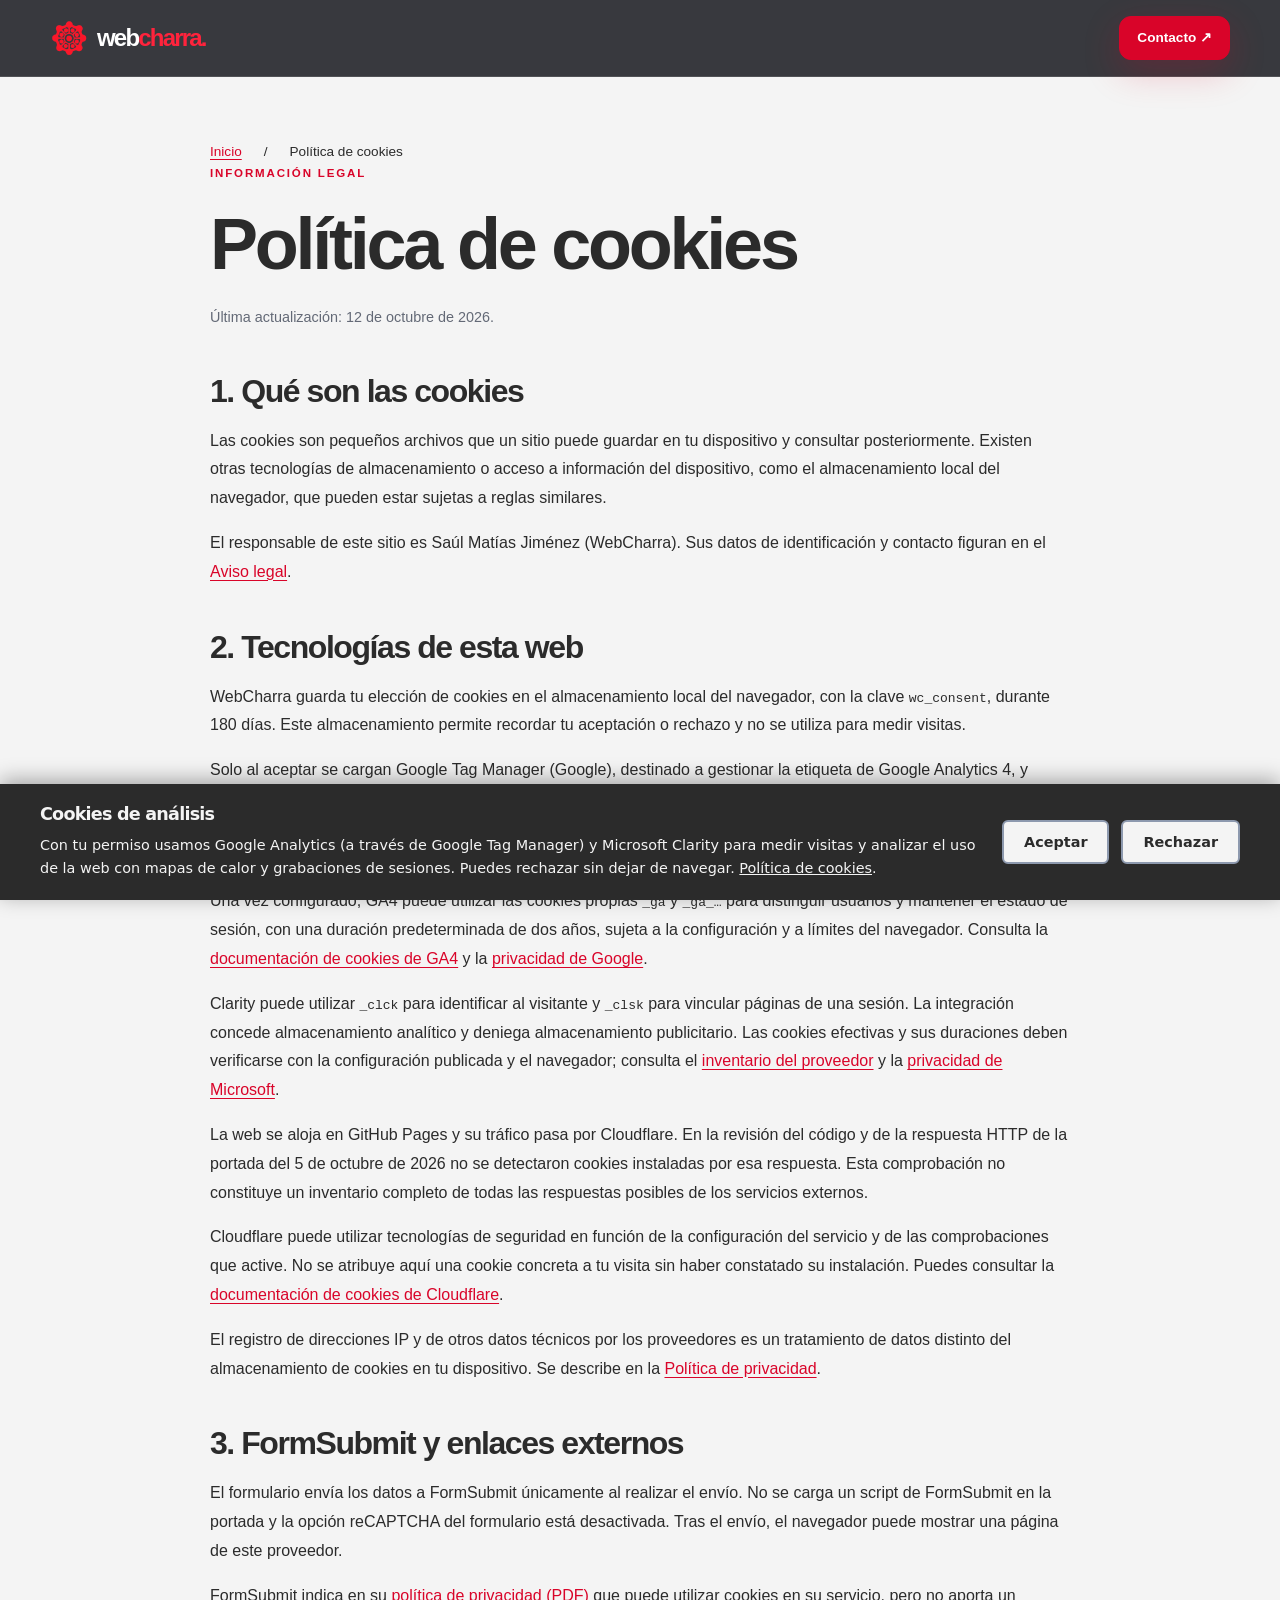
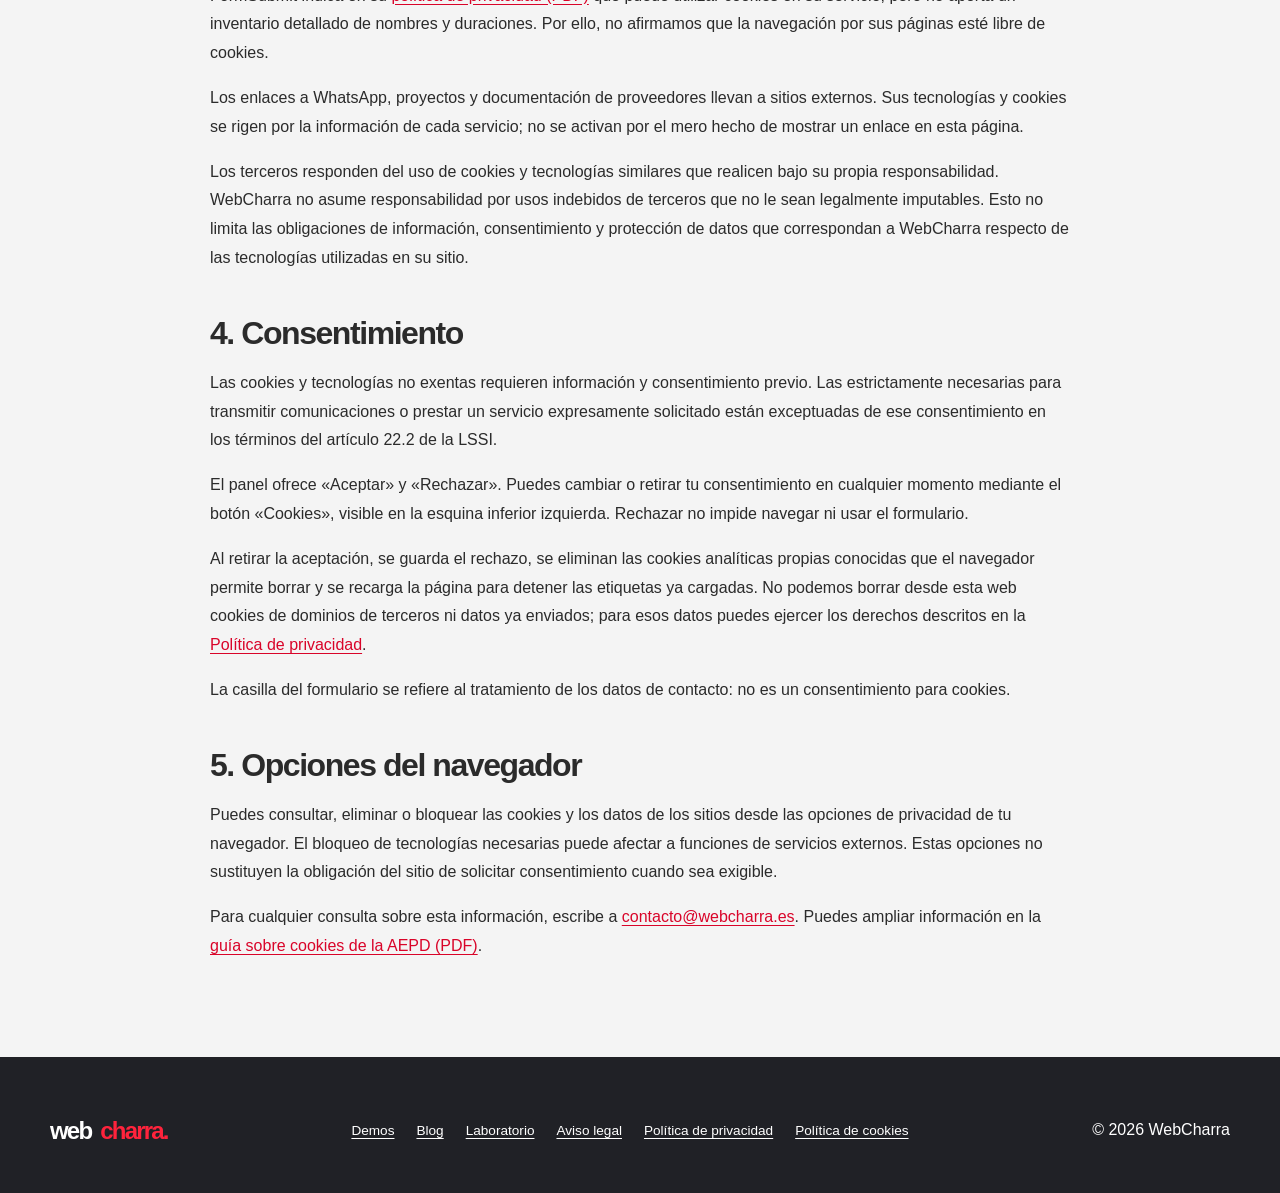
<file: politica-cookies/index.html>
<!doctype html>
<html lang="es">
<head>
  <meta charset="utf-8">
  <meta name="viewport" content="width=device-width, initial-scale=1">
  <title>Política de cookies · WebCharra</title>
  <meta name="description" content="Información sobre cookies, almacenamiento del navegador y servicios externos de WebCharra.">
  <meta name="robots" content="noindex,follow">
  <link rel="canonical" href="https://webcharra.es/politica-cookies/">
  <link rel="icon" href="../assets/img/icons/icon-red.ico" type="image/x-icon">
  <link rel="stylesheet" href="../assets/css/home.css">
  <link rel="stylesheet" href="../assets/css/legal.css">
  <script type="application/ld+json">
  {
    "@context": "https://schema.org",
    "@graph": [
      {"@type":"ProfessionalService","@id":"https://webcharra.es/#negocio","name":"WebCharra","url":"https://webcharra.es/","telephone":"+34634948589","email":"contacto@webcharra.es","address":{"@type":"PostalAddress","streetAddress":"C/ Zamora, 28","postalCode":"37191","addressLocality":"Carbajosa de la Sagrada","addressRegion":"Salamanca","addressCountry":"ES"}},
      {"@type":"WebSite","@id":"https://webcharra.es/#website","name":"WebCharra","url":"https://webcharra.es/","publisher":{"@id":"https://webcharra.es/#negocio"}},
      {"@type":"WebPage","@id":"https://webcharra.es/politica-cookies/#webpage","url":"https://webcharra.es/politica-cookies/","name":"Política de cookies · WebCharra","description":"Información sobre cookies, almacenamiento del navegador y servicios externos de WebCharra.","inLanguage":"es","isPartOf":{"@id":"https://webcharra.es/#website"},"publisher":{"@id":"https://webcharra.es/#negocio"},"breadcrumb":{"@id":"https://webcharra.es/politica-cookies/#breadcrumb"}},
      {"@type":"BreadcrumbList","@id":"https://webcharra.es/politica-cookies/#breadcrumb","itemListElement":[{"@type":"ListItem","position":1,"name":"Inicio","item":"https://webcharra.es/"},{"@type":"ListItem","position":2,"name":"Política de cookies","item":"https://webcharra.es/politica-cookies/"}]}
    ]
  }
  </script>

  <script src="../assets/js/cookie-consent.js" defer></script>
</head>
<body class="legal-page">
  <a class="skip" href="#contenido">Saltar al contenido</a>
  <header class="site-header"><div class="wrap nav-inner"><a class="brand" href="../" aria-label="WebCharra, inicio"><img src="../assets/img/icons/icon-red.ico" alt="" width="38" height="38"><span>web<span class="brand-accent">charra.</span></span></a><a class="button button-small" href="../#contacto">Contacto ↗</a></div></header>
  <main id="contenido" class="wrap legal-main">
    <nav class="legal-links" aria-label="Ruta de navegación"><a href="../">Inicio</a><span aria-hidden="true">/</span><span aria-current="page">Política de cookies</span></nav>
    <p class="eyebrow red-text">INFORMACIÓN LEGAL</p>
    <h1>Política de cookies</h1>
    <p class="legal-date">Última actualización: <time datetime="2026-10-12">12 de octubre de 2026</time>.</p>

    <h2>1. Qué son las cookies</h2>
    <p>Las cookies son pequeños archivos que un sitio puede guardar en tu dispositivo y consultar posteriormente. Existen otras tecnologías de almacenamiento o acceso a información del dispositivo, como el almacenamiento local del navegador, que pueden estar sujetas a reglas similares.</p>
    <p>El responsable de este sitio es Saúl Matías Jiménez (WebCharra). Sus datos de identificación y contacto figuran en el <a href="../aviso-legal/">Aviso legal</a>.</p>

    <h2>2. Tecnologías de esta web</h2>
    <p>WebCharra guarda tu elección de cookies en el almacenamiento local del navegador, con la clave <code>wc_consent</code>, durante 180 días. Este almacenamiento permite recordar tu aceptación o rechazo y no se utiliza para medir visitas.</p>
    <p>Solo al aceptar se cargan Google Tag Manager (Google), destinado a gestionar la etiqueta de Google Analytics 4, y Microsoft Clarity (Microsoft), para analizar interacciones mediante mapas de calor y grabaciones de sesiones. No se cargan estos scripts si no decides o rechazas. En la revisión del 12 de octubre de 2026, el contenedor GTM publicado no contiene etiquetas; GA4 queda pendiente de configuración y publicación.</p>
    <p>Una vez configurado, GA4 puede utilizar las cookies propias <code>_ga</code> y <code>_ga_…</code> para distinguir usuarios y mantener el estado de sesión, con una duración predeterminada de dos años, sujeta a la configuración y a límites del navegador. Consulta la <a href="https://support.google.com/analytics/answer/11397207?hl=es">documentación de cookies de GA4</a> y la <a href="https://policies.google.com/privacy?hl=es">privacidad de Google</a>.</p>
    <p>Clarity puede utilizar <code>_clck</code> para identificar al visitante y <code>_clsk</code> para vincular páginas de una sesión. La integración concede almacenamiento analítico y deniega almacenamiento publicitario. Las cookies efectivas y sus duraciones deben verificarse con la configuración publicada y el navegador; consulta el <a href="https://learn.microsoft.com/en-us/clarity/setup-and-installation/clarity-cookies">inventario del proveedor</a> y la <a href="https://privacy.microsoft.com/es-es/privacystatement">privacidad de Microsoft</a>.</p>
    <p>La web se aloja en GitHub Pages y su tráfico pasa por Cloudflare. En la revisión del código y de la respuesta HTTP de la portada del 5 de octubre de 2026 no se detectaron cookies instaladas por esa respuesta. Esta comprobación no constituye un inventario completo de todas las respuestas posibles de los servicios externos.</p>
    <p>Cloudflare puede utilizar tecnologías de seguridad en función de la configuración del servicio y de las comprobaciones que active. No se atribuye aquí una cookie concreta a tu visita sin haber constatado su instalación. Puedes consultar la <a href="https://developers.cloudflare.com/fundamentals/reference/policies-compliances/cloudflare-cookies/">documentación de cookies de Cloudflare</a>.</p>
    <p>El registro de direcciones IP y de otros datos técnicos por los proveedores es un tratamiento de datos distinto del almacenamiento de cookies en tu dispositivo. Se describe en la <a href="../politica-privacidad/">Política de privacidad</a>.</p>

    <h2>3. FormSubmit y enlaces externos</h2>
    <p>El formulario envía los datos a FormSubmit únicamente al realizar el envío. No se carga un script de FormSubmit en la portada y la opción reCAPTCHA del formulario está desactivada. Tras el envío, el navegador puede mostrar una página de este proveedor.</p>
    <p>FormSubmit indica en su <a href="https://formsubmit.co/privacy.pdf">política de privacidad (PDF)</a> que puede utilizar cookies en su servicio, pero no aporta un inventario detallado de nombres y duraciones. Por ello, no afirmamos que la navegación por sus páginas esté libre de cookies.</p>
    <p>Los enlaces a WhatsApp, proyectos y documentación de proveedores llevan a sitios externos. Sus tecnologías y cookies se rigen por la información de cada servicio; no se activan por el mero hecho de mostrar un enlace en esta página.</p>
    <p>Los terceros responden del uso de cookies y tecnologías similares que realicen bajo su propia responsabilidad. WebCharra no asume responsabilidad por usos indebidos de terceros que no le sean legalmente imputables. Esto no limita las obligaciones de información, consentimiento y protección de datos que correspondan a WebCharra respecto de las tecnologías utilizadas en su sitio.</p>

    <h2>4. Consentimiento</h2>
    <p>Las cookies y tecnologías no exentas requieren información y consentimiento previo. Las estrictamente necesarias para transmitir comunicaciones o prestar un servicio expresamente solicitado están exceptuadas de ese consentimiento en los términos del artículo 22.2 de la LSSI.</p>
    <p>El panel ofrece «Aceptar» y «Rechazar». Puedes cambiar o retirar tu consentimiento en cualquier momento mediante el botón «Cookies», visible en la esquina inferior izquierda. Rechazar no impide navegar ni usar el formulario.</p>
    <p>Al retirar la aceptación, se guarda el rechazo, se eliminan las cookies analíticas propias conocidas que el navegador permite borrar y se recarga la página para detener las etiquetas ya cargadas. No podemos borrar desde esta web cookies de dominios de terceros ni datos ya enviados; para esos datos puedes ejercer los derechos descritos en la <a href="../politica-privacidad/">Política de privacidad</a>.</p>
    <p>La casilla del formulario se refiere al tratamiento de los datos de contacto: no es un consentimiento para cookies.</p>

    <h2>5. Opciones del navegador</h2>
    <p>Puedes consultar, eliminar o bloquear las cookies y los datos de los sitios desde las opciones de privacidad de tu navegador. El bloqueo de tecnologías necesarias puede afectar a funciones de servicios externos. Estas opciones no sustituyen la obligación del sitio de solicitar consentimiento cuando sea exigible.</p>
    <p>Para cualquier consulta sobre esta información, escribe a <a href="mailto:contacto@webcharra.es">contacto@webcharra.es</a>. Puedes ampliar información en la <a href="https://www.aepd.es/guias/guia-cookies.pdf">guía sobre cookies de la AEPD (PDF)</a>.</p>
  </main>
  <footer><div class="wrap legal-footer"><a class="brand" href="../">web<span class="brand-accent">charra.</span></a><nav class="legal-links" aria-label="Navegación y páginas legales"><a href="../#plantillas">Demos</a><a href="../blog/cuanto-cuesta-pagina-web-salamanca/">Blog</a><a href="../componentes/">Laboratorio</a><a href="../aviso-legal/">Aviso legal</a><a href="../politica-privacidad/">Política de privacidad</a><a href="../politica-cookies/" aria-current="page">Política de cookies</a></nav><span>© 2026 WebCharra</span></div></footer>
</body>
</html>
</file>
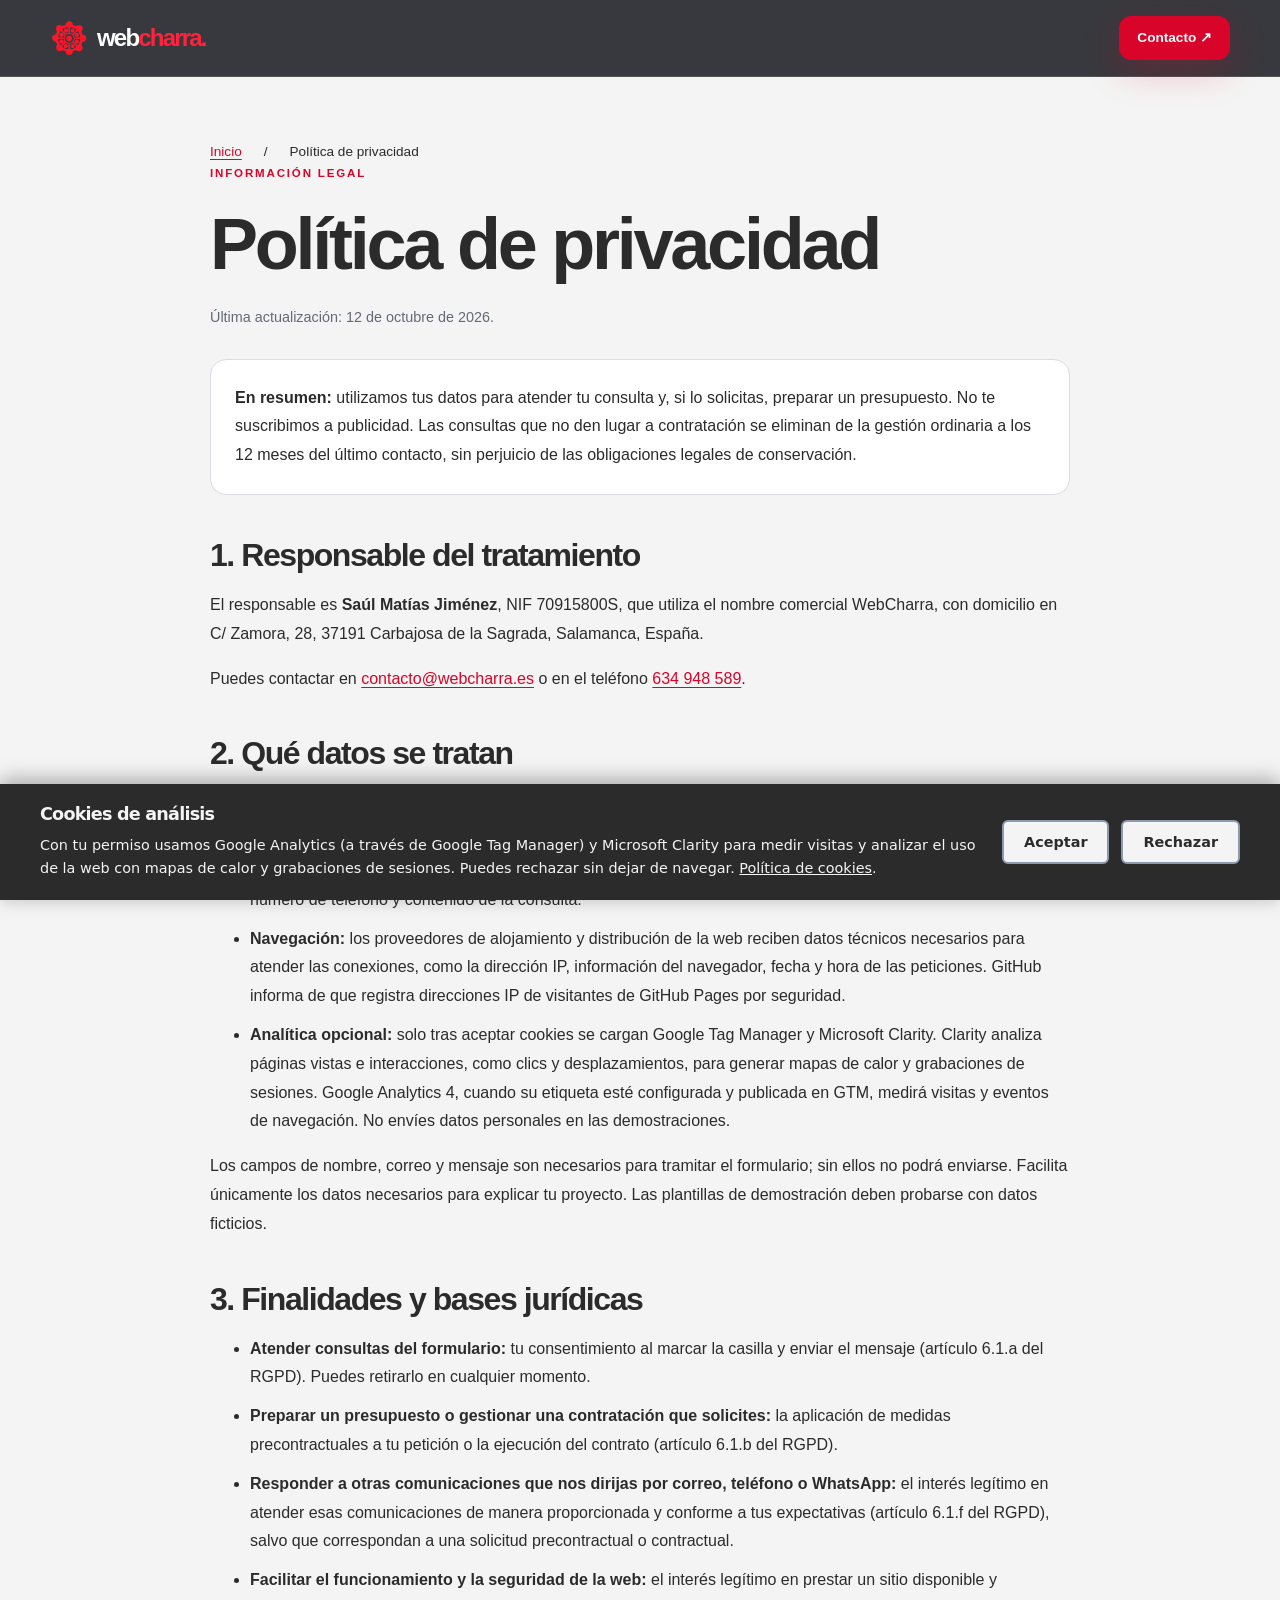
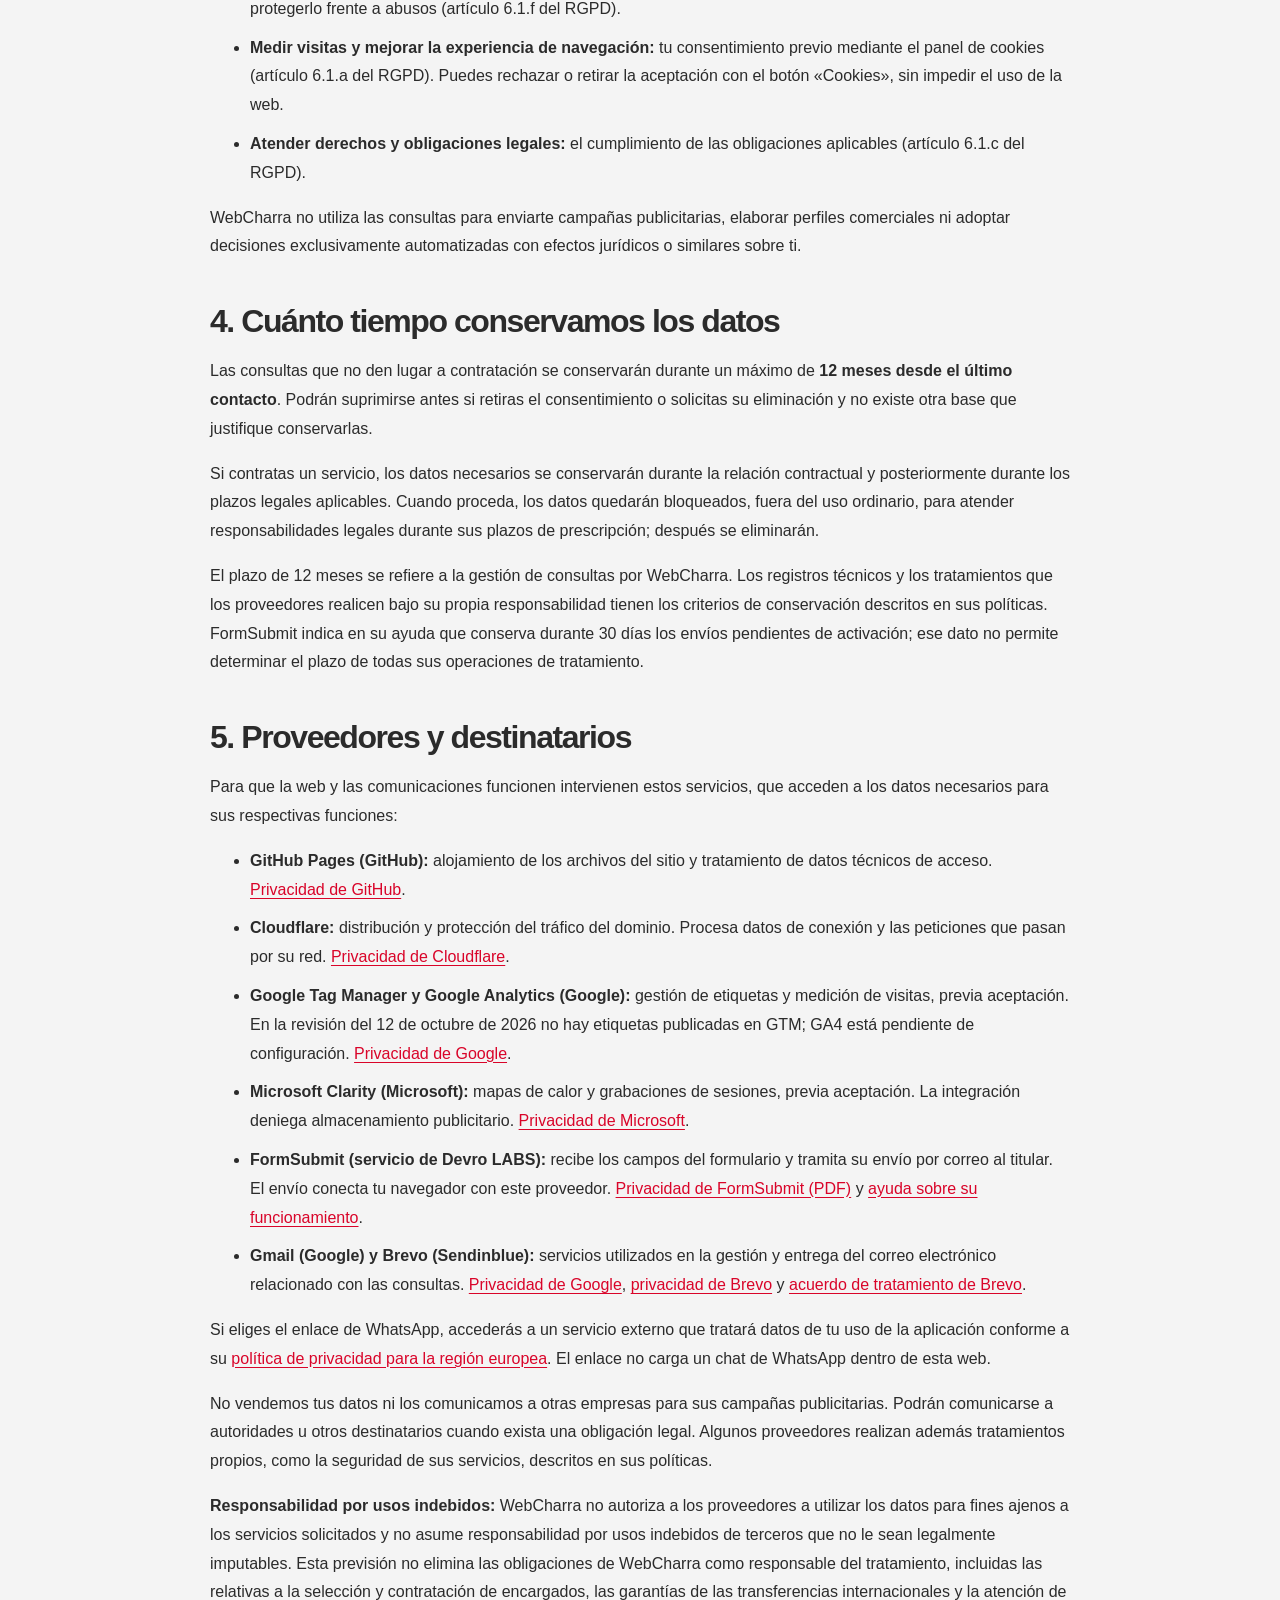
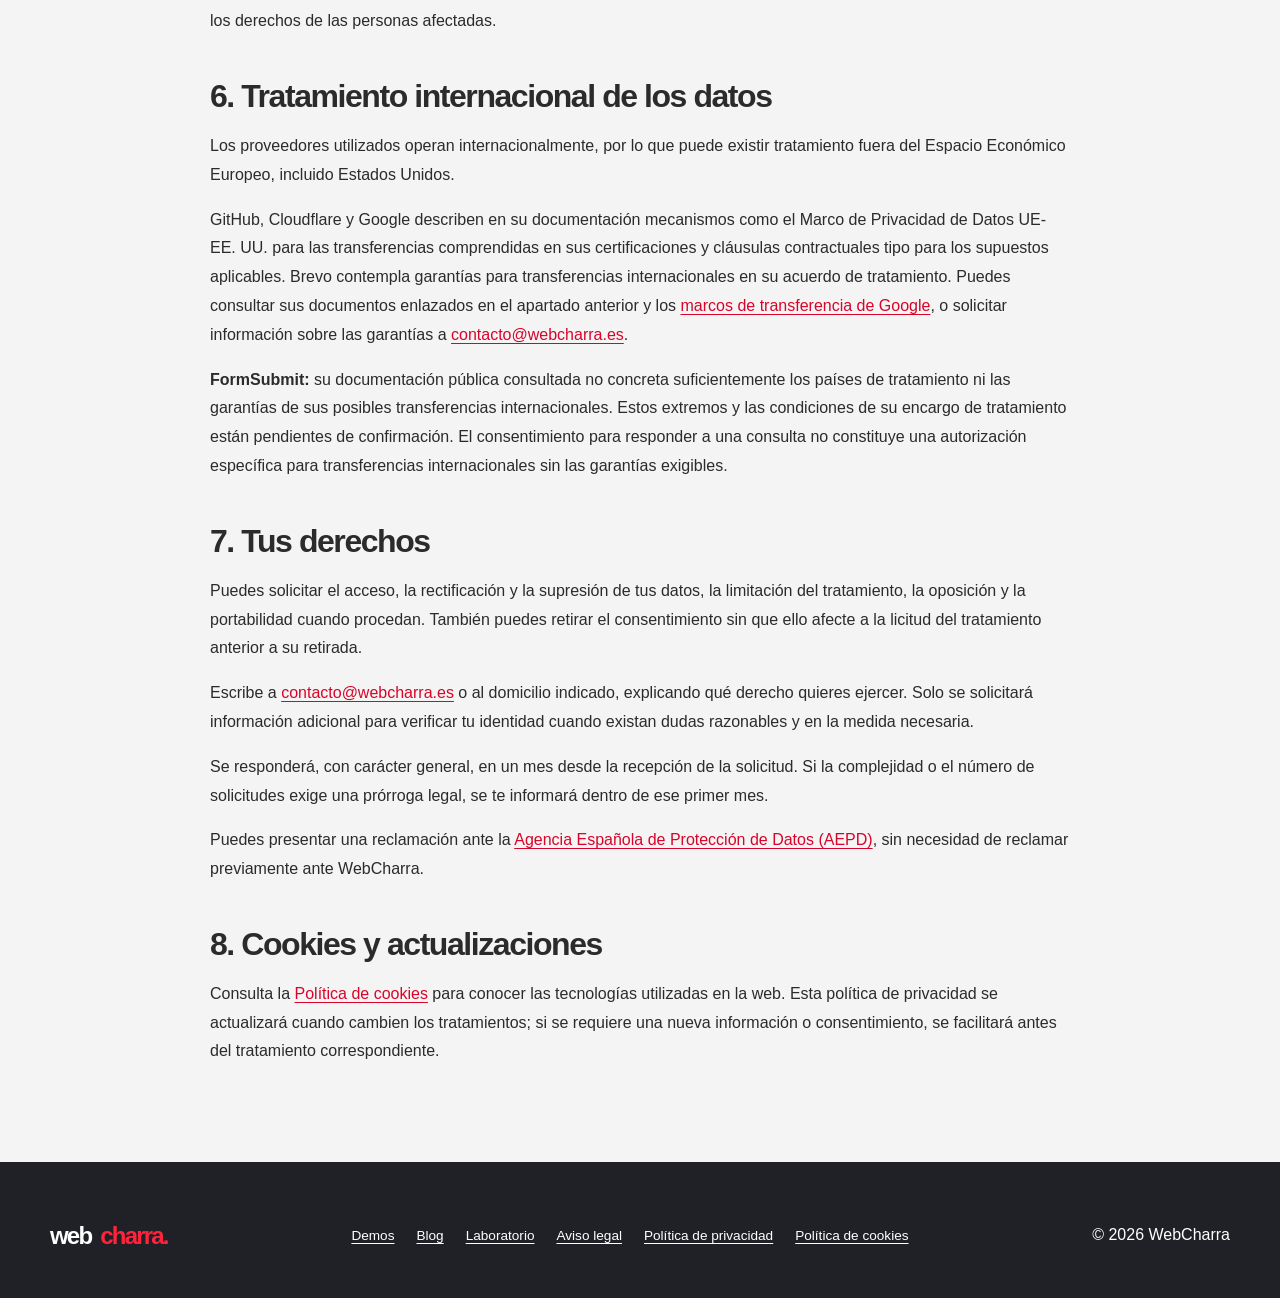
<file: politica-privacidad/index.html>
<!doctype html>
<html lang="es">
<head>
  <meta charset="utf-8">
  <meta name="viewport" content="width=device-width, initial-scale=1">
  <title>Política de privacidad · WebCharra</title>
  <meta name="description" content="Información sobre los datos de contacto, sus finalidades, proveedores, conservación y derechos en WebCharra.">
  <meta name="robots" content="noindex,follow">
  <link rel="canonical" href="https://webcharra.es/politica-privacidad/">
  <link rel="icon" href="../assets/img/icons/icon-red.ico" type="image/x-icon">
  <link rel="stylesheet" href="../assets/css/home.css">
  <link rel="stylesheet" href="../assets/css/legal.css">
  <script type="application/ld+json">
  {
    "@context": "https://schema.org",
    "@graph": [
      {"@type":"ProfessionalService","@id":"https://webcharra.es/#negocio","name":"WebCharra","url":"https://webcharra.es/","telephone":"+34634948589","email":"contacto@webcharra.es","address":{"@type":"PostalAddress","streetAddress":"C/ Zamora, 28","postalCode":"37191","addressLocality":"Carbajosa de la Sagrada","addressRegion":"Salamanca","addressCountry":"ES"}},
      {"@type":"WebSite","@id":"https://webcharra.es/#website","name":"WebCharra","url":"https://webcharra.es/","publisher":{"@id":"https://webcharra.es/#negocio"}},
      {"@type":"WebPage","@id":"https://webcharra.es/politica-privacidad/#webpage","url":"https://webcharra.es/politica-privacidad/","name":"Política de privacidad · WebCharra","description":"Información sobre los datos de contacto, sus finalidades, proveedores, conservación y derechos en WebCharra.","inLanguage":"es","isPartOf":{"@id":"https://webcharra.es/#website"},"publisher":{"@id":"https://webcharra.es/#negocio"},"breadcrumb":{"@id":"https://webcharra.es/politica-privacidad/#breadcrumb"}},
      {"@type":"BreadcrumbList","@id":"https://webcharra.es/politica-privacidad/#breadcrumb","itemListElement":[{"@type":"ListItem","position":1,"name":"Inicio","item":"https://webcharra.es/"},{"@type":"ListItem","position":2,"name":"Política de privacidad","item":"https://webcharra.es/politica-privacidad/"}]}
    ]
  }
  </script>

  <script src="../assets/js/cookie-consent.js" defer></script>
</head>
<body class="legal-page">
  <a class="skip" href="#contenido">Saltar al contenido</a>
  <header class="site-header"><div class="wrap nav-inner"><a class="brand" href="../" aria-label="WebCharra, inicio"><img src="../assets/img/icons/icon-red.ico" alt="" width="38" height="38"><span>web<span class="brand-accent">charra.</span></span></a><a class="button button-small" href="../#contacto">Contacto ↗</a></div></header>
  <main id="contenido" class="wrap legal-main">
    <nav class="legal-links" aria-label="Ruta de navegación"><a href="../">Inicio</a><span aria-hidden="true">/</span><span aria-current="page">Política de privacidad</span></nav>
    <p class="eyebrow red-text">INFORMACIÓN LEGAL</p>
    <h1>Política de privacidad</h1>
    <p class="legal-date">Última actualización: <time datetime="2026-10-12">12 de octubre de 2026</time>.</p>
    <div class="legal-summary"><p><strong>En resumen:</strong> utilizamos tus datos para atender tu consulta y, si lo solicitas, preparar un presupuesto. No te suscribimos a publicidad. Las consultas que no den lugar a contratación se eliminan de la gestión ordinaria a los 12 meses del último contacto, sin perjuicio de las obligaciones legales de conservación.</p></div>

    <h2>1. Responsable del tratamiento</h2>
    <p>El responsable es <strong>Saúl Matías Jiménez</strong>, NIF 70915800S, que utiliza el nombre comercial WebCharra, con domicilio en C/ Zamora, 28, 37191 Carbajosa de la Sagrada, Salamanca, España.</p>
    <p>Puedes contactar en <a href="mailto:contacto@webcharra.es">contacto@webcharra.es</a> o en el teléfono <a href="tel:+34634948589">634 948 589</a>.</p>

    <h2>2. Qué datos se tratan</h2>
    <ul>
      <li><strong>Formulario:</strong> nombre, correo electrónico, contenido del mensaje y constancia de la casilla de consentimiento y de la versión de la información de privacidad incluida en el envío.</li>
      <li><strong>Contacto directo:</strong> los datos que facilites por correo, teléfono o WhatsApp, como tu nombre, dirección electrónica, número de teléfono y contenido de la consulta.</li>
      <li><strong>Navegación:</strong> los proveedores de alojamiento y distribución de la web reciben datos técnicos necesarios para atender las conexiones, como la dirección IP, información del navegador, fecha y hora de las peticiones. GitHub informa de que registra direcciones IP de visitantes de GitHub Pages por seguridad.</li>
      <li><strong>Analítica opcional:</strong> solo tras aceptar cookies se cargan Google Tag Manager y Microsoft Clarity. Clarity analiza páginas vistas e interacciones, como clics y desplazamientos, para generar mapas de calor y grabaciones de sesiones. Google Analytics 4, cuando su etiqueta esté configurada y publicada en GTM, medirá visitas y eventos de navegación. No envíes datos personales en las demostraciones.</li>
    </ul>
    <p>Los campos de nombre, correo y mensaje son necesarios para tramitar el formulario; sin ellos no podrá enviarse. Facilita únicamente los datos necesarios para explicar tu proyecto. Las plantillas de demostración deben probarse con datos ficticios.</p>

    <h2>3. Finalidades y bases jurídicas</h2>
    <ul>
      <li><strong>Atender consultas del formulario:</strong> tu consentimiento al marcar la casilla y enviar el mensaje (artículo 6.1.a del RGPD). Puedes retirarlo en cualquier momento.</li>
      <li><strong>Preparar un presupuesto o gestionar una contratación que solicites:</strong> la aplicación de medidas precontractuales a tu petición o la ejecución del contrato (artículo 6.1.b del RGPD).</li>
      <li><strong>Responder a otras comunicaciones que nos dirijas por correo, teléfono o WhatsApp:</strong> el interés legítimo en atender esas comunicaciones de manera proporcionada y conforme a tus expectativas (artículo 6.1.f del RGPD), salvo que correspondan a una solicitud precontractual o contractual.</li>
      <li><strong>Facilitar el funcionamiento y la seguridad de la web:</strong> el interés legítimo en prestar un sitio disponible y protegerlo frente a abusos (artículo 6.1.f del RGPD).</li>
      <li><strong>Medir visitas y mejorar la experiencia de navegación:</strong> tu consentimiento previo mediante el panel de cookies (artículo 6.1.a del RGPD). Puedes rechazar o retirar la aceptación con el botón «Cookies», sin impedir el uso de la web.</li>
      <li><strong>Atender derechos y obligaciones legales:</strong> el cumplimiento de las obligaciones aplicables (artículo 6.1.c del RGPD).</li>
    </ul>
    <p>WebCharra no utiliza las consultas para enviarte campañas publicitarias, elaborar perfiles comerciales ni adoptar decisiones exclusivamente automatizadas con efectos jurídicos o similares sobre ti.</p>

    <h2>4. Cuánto tiempo conservamos los datos</h2>
    <p>Las consultas que no den lugar a contratación se conservarán durante un máximo de <strong>12 meses desde el último contacto</strong>. Podrán suprimirse antes si retiras el consentimiento o solicitas su eliminación y no existe otra base que justifique conservarlas.</p>
    <p>Si contratas un servicio, los datos necesarios se conservarán durante la relación contractual y posteriormente durante los plazos legales aplicables. Cuando proceda, los datos quedarán bloqueados, fuera del uso ordinario, para atender responsabilidades legales durante sus plazos de prescripción; después se eliminarán.</p>
    <p>El plazo de 12 meses se refiere a la gestión de consultas por WebCharra. Los registros técnicos y los tratamientos que los proveedores realicen bajo su propia responsabilidad tienen los criterios de conservación descritos en sus políticas. FormSubmit indica en su ayuda que conserva durante 30 días los envíos pendientes de activación; ese dato no permite determinar el plazo de todas sus operaciones de tratamiento.</p>

    <h2 id="proveedores">5. Proveedores y destinatarios</h2>
    <p>Para que la web y las comunicaciones funcionen intervienen estos servicios, que acceden a los datos necesarios para sus respectivas funciones:</p>
    <ul>
      <li><strong>GitHub Pages (GitHub):</strong> alojamiento de los archivos del sitio y tratamiento de datos técnicos de acceso. <a href="https://docs.github.com/en/site-policy/privacy-policies/github-general-privacy-statement">Privacidad de GitHub</a>.</li>
      <li><strong>Cloudflare:</strong> distribución y protección del tráfico del dominio. Procesa datos de conexión y las peticiones que pasan por su red. <a href="https://www.cloudflare.com/privacypolicy/">Privacidad de Cloudflare</a>.</li>
      <li><strong>Google Tag Manager y Google Analytics (Google):</strong> gestión de etiquetas y medición de visitas, previa aceptación. En la revisión del 12 de octubre de 2026 no hay etiquetas publicadas en GTM; GA4 está pendiente de configuración. <a href="https://policies.google.com/privacy?hl=es">Privacidad de Google</a>.</li>
      <li><strong>Microsoft Clarity (Microsoft):</strong> mapas de calor y grabaciones de sesiones, previa aceptación. La integración deniega almacenamiento publicitario. <a href="https://privacy.microsoft.com/es-es/privacystatement">Privacidad de Microsoft</a>.</li>
      <li><strong>FormSubmit (servicio de Devro LABS):</strong> recibe los campos del formulario y tramita su envío por correo al titular. El envío conecta tu navegador con este proveedor. <a href="https://formsubmit.co/privacy.pdf">Privacidad de FormSubmit (PDF)</a> y <a href="https://formsubmit.co/help">ayuda sobre su funcionamiento</a>.</li>
      <li><strong>Gmail (Google) y Brevo (Sendinblue):</strong> servicios utilizados en la gestión y entrega del correo electrónico relacionado con las consultas. <a href="https://policies.google.com/privacy?hl=es">Privacidad de Google</a>, <a href="https://www.brevo.com/legal/privacypolicy/">privacidad de Brevo</a> y <a href="https://www.brevo.com/legal/termsofuse/#appendix-3-data-processing-agreement-dpa">acuerdo de tratamiento de Brevo</a>.</li>
    </ul>
    <p>Si eliges el enlace de WhatsApp, accederás a un servicio externo que tratará datos de tu uso de la aplicación conforme a su <a href="https://www.whatsapp.com/legal/privacy-policy-eea">política de privacidad para la región europea</a>. El enlace no carga un chat de WhatsApp dentro de esta web.</p>
    <p>No vendemos tus datos ni los comunicamos a otras empresas para sus campañas publicitarias. Podrán comunicarse a autoridades u otros destinatarios cuando exista una obligación legal. Algunos proveedores realizan además tratamientos propios, como la seguridad de sus servicios, descritos en sus políticas.</p>
    <p><strong>Responsabilidad por usos indebidos:</strong> WebCharra no autoriza a los proveedores a utilizar los datos para fines ajenos a los servicios solicitados y no asume responsabilidad por usos indebidos de terceros que no le sean legalmente imputables. Esta previsión no elimina las obligaciones de WebCharra como responsable del tratamiento, incluidas las relativas a la selección y contratación de encargados, las garantías de las transferencias internacionales y la atención de los derechos de las personas afectadas.</p>

    <h2 id="transferencias">6. Tratamiento internacional de los datos</h2>
    <p>Los proveedores utilizados operan internacionalmente, por lo que puede existir tratamiento fuera del Espacio Económico Europeo, incluido Estados Unidos.</p>
    <p>GitHub, Cloudflare y Google describen en su documentación mecanismos como el Marco de Privacidad de Datos UE-EE. UU. para las transferencias comprendidas en sus certificaciones y cláusulas contractuales tipo para los supuestos aplicables. Brevo contempla garantías para transferencias internacionales en su acuerdo de tratamiento. Puedes consultar sus documentos enlazados en el apartado anterior y los <a href="https://policies.google.com/privacy/frameworks?hl=es">marcos de transferencia de Google</a>, o solicitar información sobre las garantías a <a href="mailto:contacto@webcharra.es">contacto@webcharra.es</a>.</p>
    <p><strong>FormSubmit:</strong> su documentación pública consultada no concreta suficientemente los países de tratamiento ni las garantías de sus posibles transferencias internacionales. Estos extremos y las condiciones de su encargo de tratamiento están pendientes de confirmación. El consentimiento para responder a una consulta no constituye una autorización específica para transferencias internacionales sin las garantías exigibles.</p>

    <h2 id="derechos">7. Tus derechos</h2>
    <p>Puedes solicitar el acceso, la rectificación y la supresión de tus datos, la limitación del tratamiento, la oposición y la portabilidad cuando procedan. También puedes retirar el consentimiento sin que ello afecte a la licitud del tratamiento anterior a su retirada.</p>
    <p>Escribe a <a href="mailto:contacto@webcharra.es">contacto@webcharra.es</a> o al domicilio indicado, explicando qué derecho quieres ejercer. Solo se solicitará información adicional para verificar tu identidad cuando existan dudas razonables y en la medida necesaria.</p>
    <p>Se responderá, con carácter general, en un mes desde la recepción de la solicitud. Si la complejidad o el número de solicitudes exige una prórroga legal, se te informará dentro de ese primer mes.</p>
    <p>Puedes presentar una reclamación ante la <a href="https://www.aepd.es/">Agencia Española de Protección de Datos (AEPD)</a>, sin necesidad de reclamar previamente ante WebCharra.</p>

    <h2>8. Cookies y actualizaciones</h2>
    <p>Consulta la <a href="../politica-cookies/">Política de cookies</a> para conocer las tecnologías utilizadas en la web. Esta política de privacidad se actualizará cuando cambien los tratamientos; si se requiere una nueva información o consentimiento, se facilitará antes del tratamiento correspondiente.</p>
  </main>
  <footer><div class="wrap legal-footer"><a class="brand" href="../">web<span class="brand-accent">charra.</span></a><nav class="legal-links" aria-label="Navegación y páginas legales"><a href="../#plantillas">Demos</a><a href="../blog/cuanto-cuesta-pagina-web-salamanca/">Blog</a><a href="../componentes/">Laboratorio</a><a href="../aviso-legal/">Aviso legal</a><a href="../politica-privacidad/" aria-current="page">Política de privacidad</a><a href="../politica-cookies/">Política de cookies</a></nav><span>© 2026 WebCharra</span></div></footer>
</body>
</html>
</file>
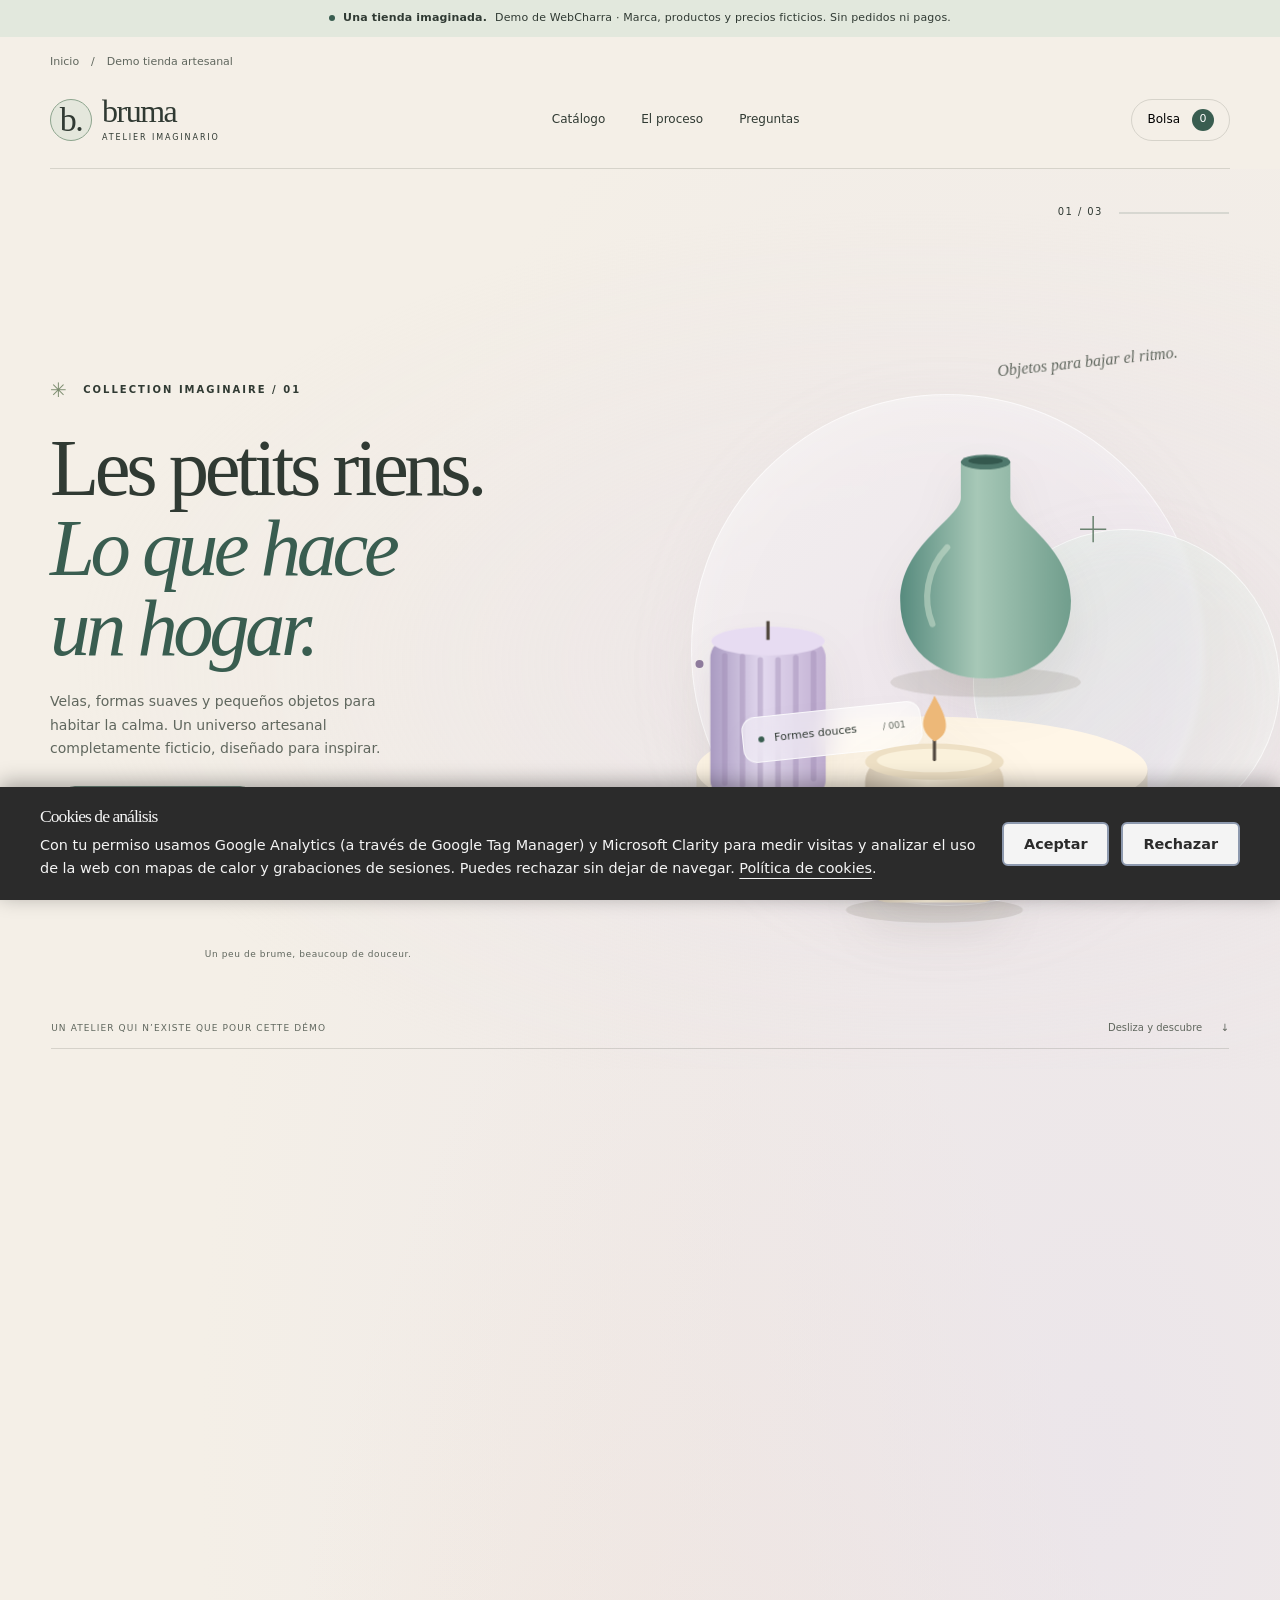
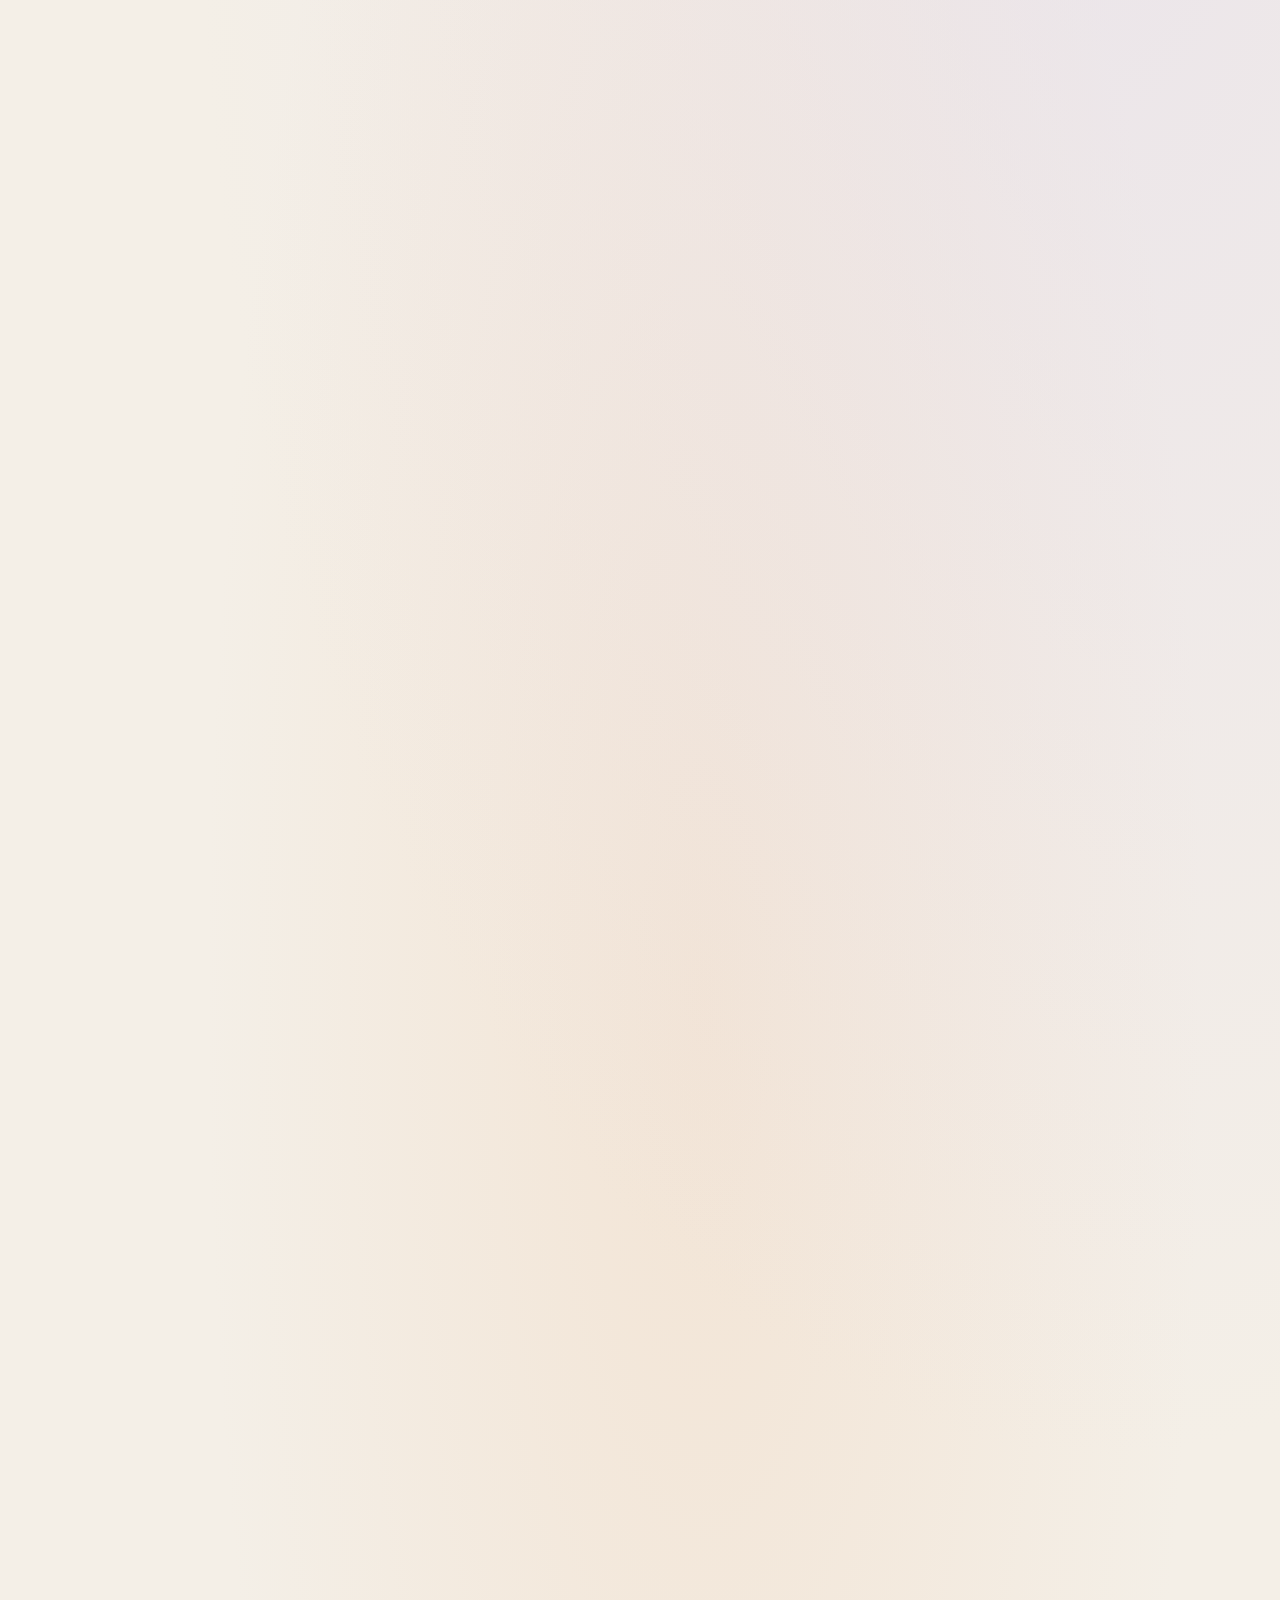
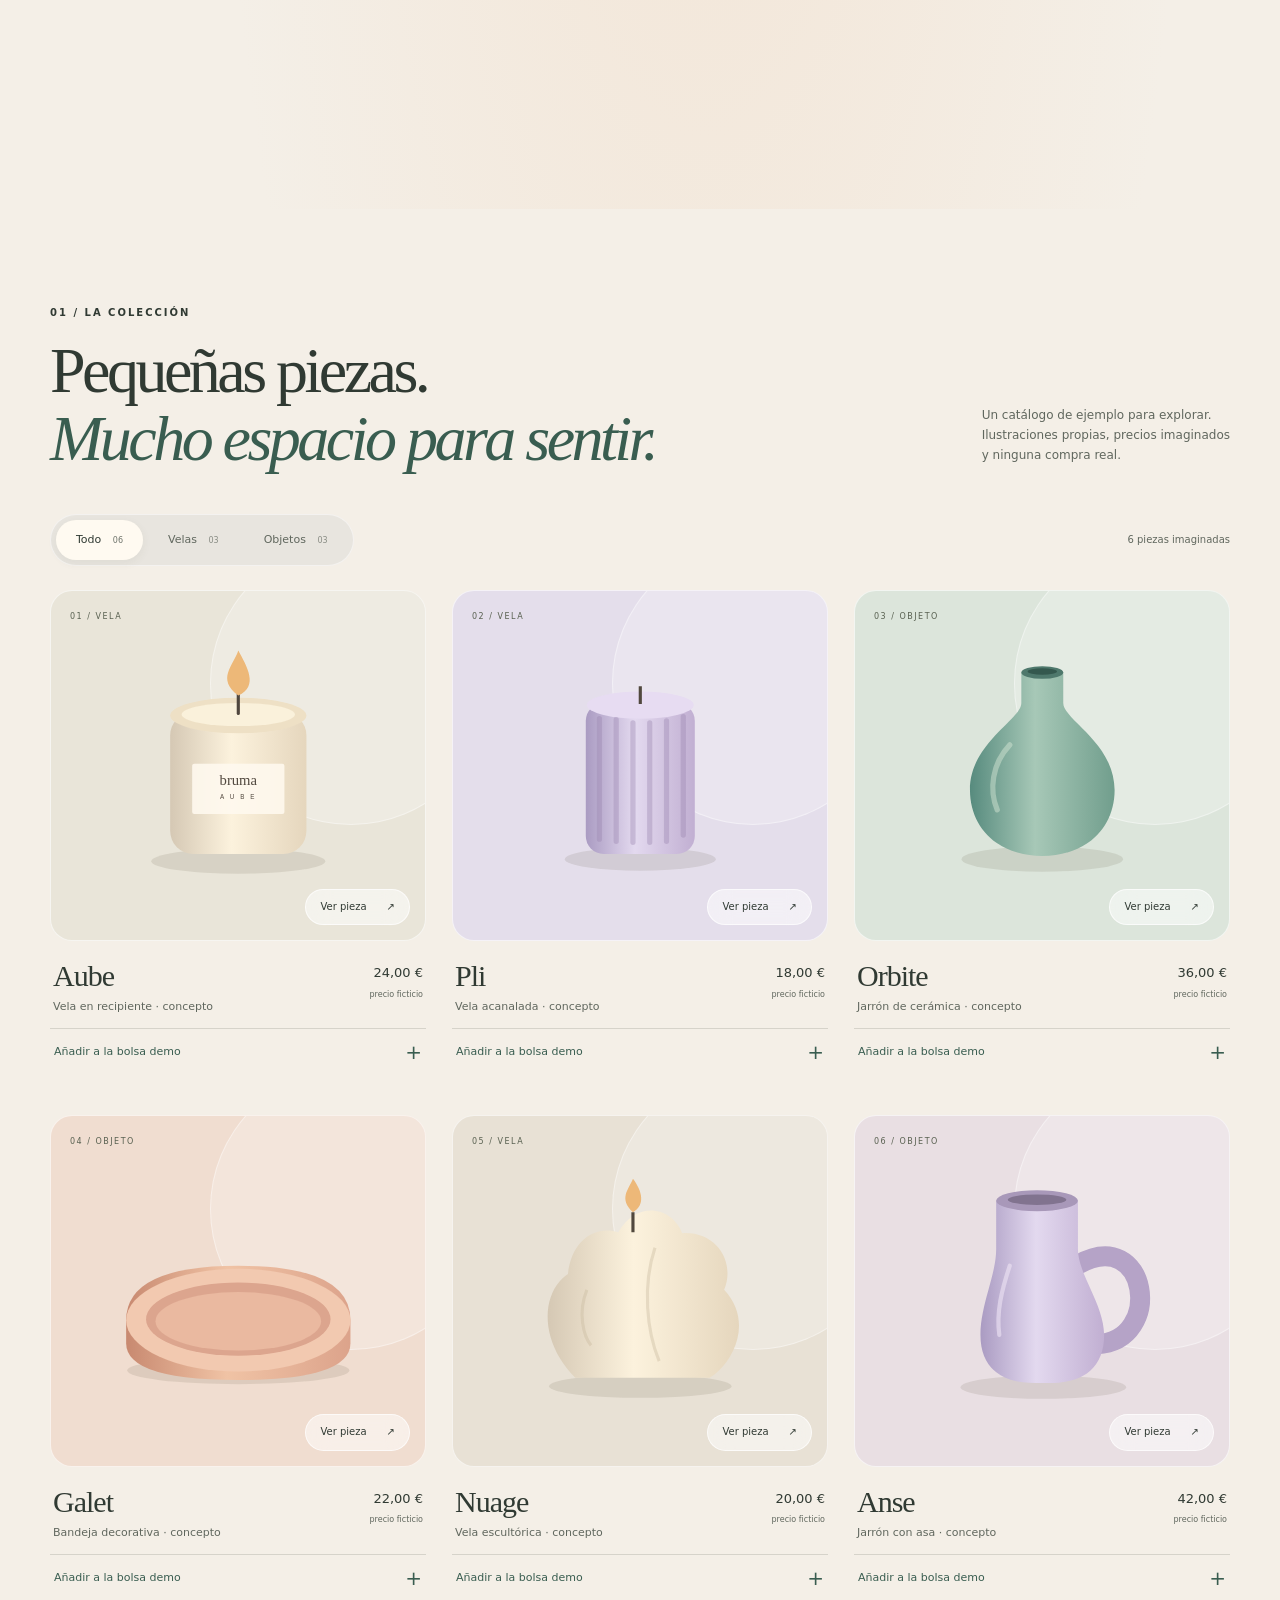
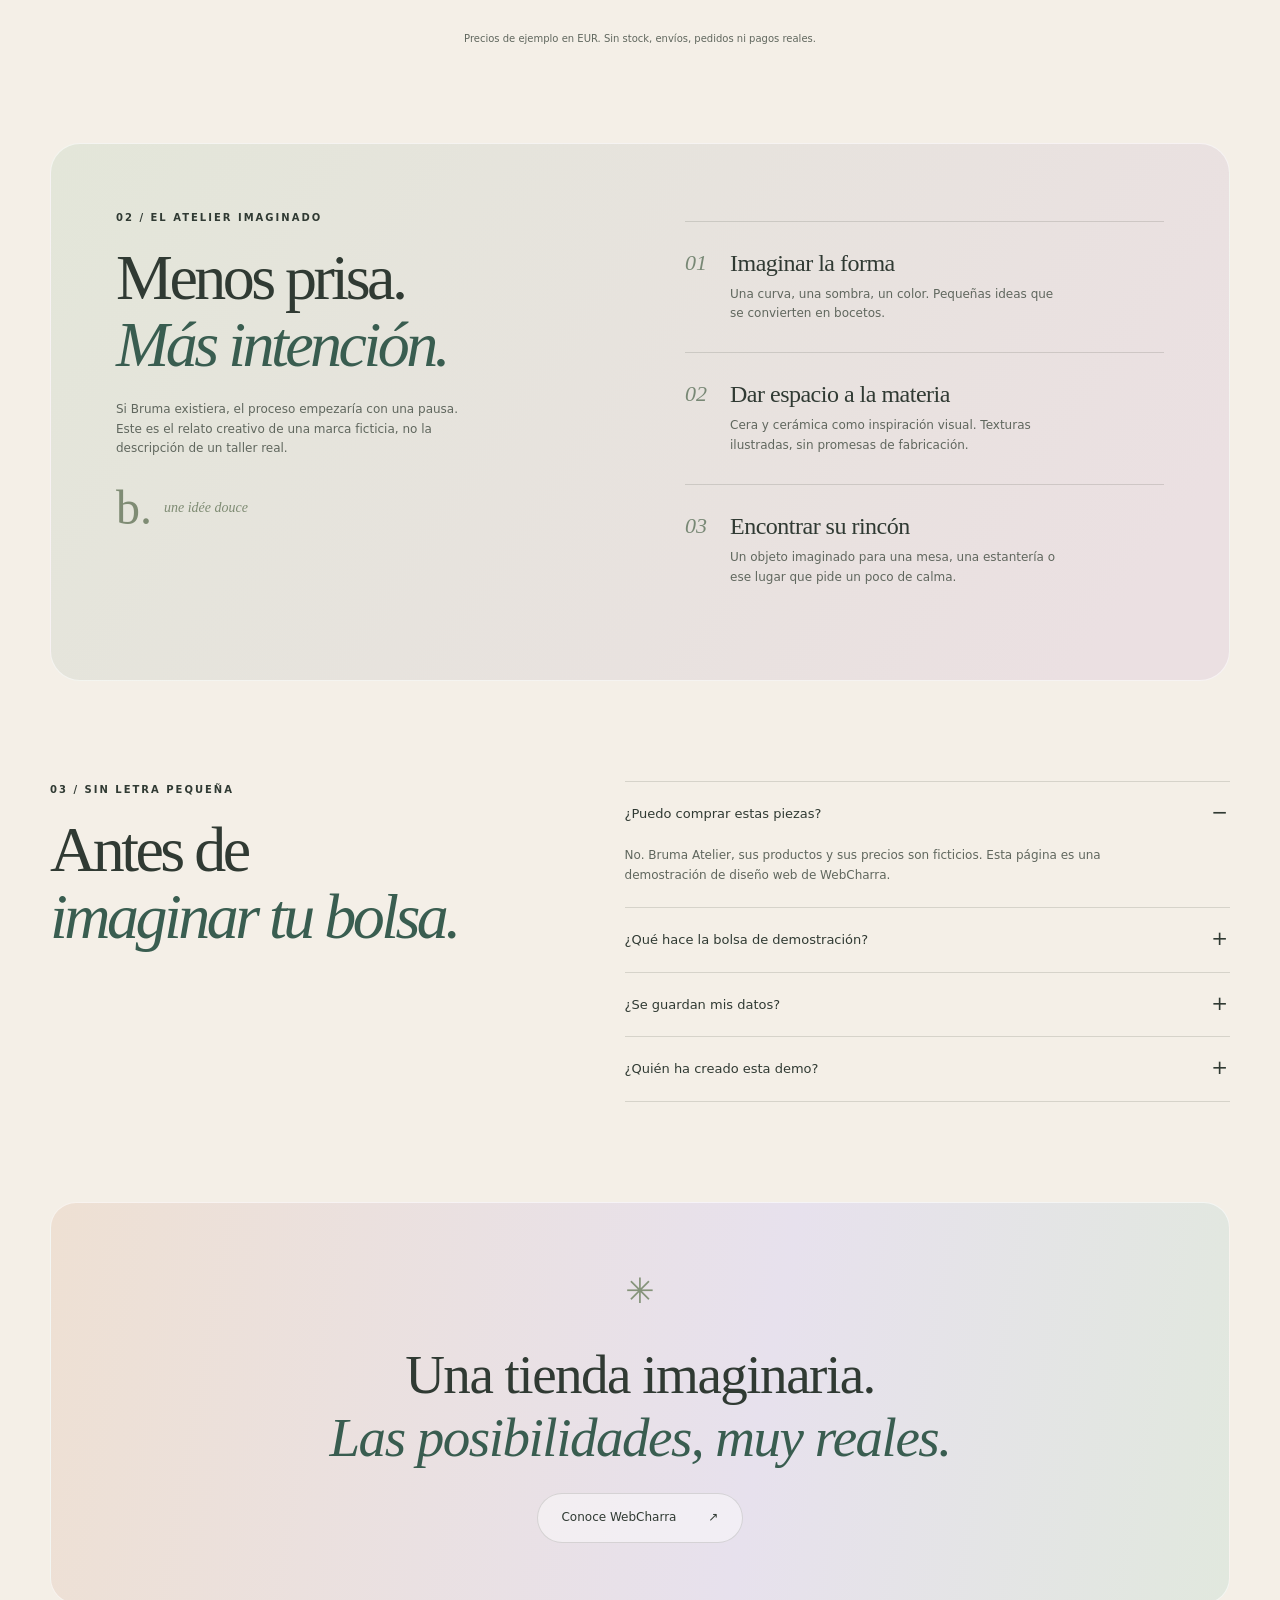
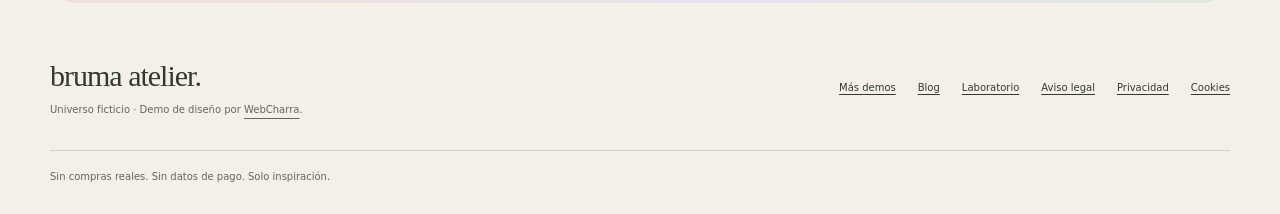
<file: templates/artesania/index.html>
<!DOCTYPE html>
<html lang="es">
<head>
  <meta charset="UTF-8">
  <meta name="viewport" content="width=device-width, initial-scale=1">
  <meta name="robots" content="noindex,follow">
  <meta name="theme-color" content="#f4efe7">
  <title>Bruma Atelier · Demo de tienda artesanal | WebCharra</title>
  <meta name="description" content="Una demo de tienda artesanal creada por WebCharra. Bruma Atelier, los productos y los precios son ficticios. Sin pedidos ni pagos reales.">
  <link rel="canonical" href="https://webcharra.es/templates/artesania/">
  <link rel="icon" href="../../assets/img/icons/icon-red.ico">
  <meta property="og:type" content="website">
  <meta property="og:locale" content="es_ES">
  <meta property="og:title" content="Bruma Atelier · Demo de tienda artesanal">
  <meta property="og:description" content="Diseño de tienda artesanal por WebCharra. Marca, catálogo y precios ficticios; sin pedidos ni cobros.">
  <meta property="og:url" content="https://webcharra.es/templates/artesania/">
  <meta property="og:image" content="https://webcharra.es/assets/img/salamanca.webp">
  <meta name="twitter:card" content="summary_large_image">
  <meta name="twitter:title" content="Bruma Atelier · Demo de tienda artesanal">
  <meta name="twitter:description" content="Una tienda ficticia para explorar un diseño real. Sin pedidos ni pagos.">
  <meta name="twitter:image" content="https://webcharra.es/assets/img/salamanca.webp">
  <link rel="stylesheet" href="../../assets/css/legal.css">
  <link rel="stylesheet" href="styles.css">
  <script type="application/ld+json">
  {"@context":"https://schema.org","@graph":[
    {"@type":"ProfessionalService","@id":"https://webcharra.es/#negocio","name":"WebCharra","url":"https://webcharra.es/","telephone":"+34634948589","email":"contacto@webcharra.es","address":{"@type":"PostalAddress","streetAddress":"C/ Zamora, 28","postalCode":"37191","addressLocality":"Carbajosa de la Sagrada","addressRegion":"Salamanca","addressCountry":"ES"}},
    {"@type":"WebSite","@id":"https://webcharra.es/#website","name":"WebCharra","url":"https://webcharra.es/","publisher":{"@id":"https://webcharra.es/#negocio"}},
    {"@type":"WebPage","@id":"https://webcharra.es/templates/artesania/#webpage","url":"https://webcharra.es/templates/artesania/","name":"Demo tienda artesanal · WebCharra","description":"Demostración de diseño web para una tienda artesanal. Bruma Atelier, su catálogo y sus precios son ficticios. No se realizan pedidos ni pagos.","inLanguage":"es","isPartOf":{"@id":"https://webcharra.es/#website"},"publisher":{"@id":"https://webcharra.es/#negocio"},"breadcrumb":{"@id":"https://webcharra.es/templates/artesania/#breadcrumb"}},
    {"@type":"BreadcrumbList","@id":"https://webcharra.es/templates/artesania/#breadcrumb","itemListElement":[{"@type":"ListItem","position":1,"name":"Inicio","item":"https://webcharra.es/"},{"@type":"ListItem","position":2,"name":"Demo tienda artesanal","item":"https://webcharra.es/templates/artesania/"}]}
  ]}
  </script>
  <script src="main.js" defer></script>

  <script src="../../assets/js/cookie-consent.js" defer></script>
</head>
<body>
  <a class="skip-link" href="#contenido">Saltar al contenido</a>
  <div class="demo-bar"><span class="status-dot" aria-hidden="true"></span><strong>Una tienda imaginada.</strong> Demo de WebCharra · Marca, productos y precios ficticios. Sin pedidos ni pagos.</div>
  <div class="shell">
    <nav class="breadcrumb" aria-label="Ruta de navegación"><a href="../../">Inicio</a><span aria-hidden="true">/</span><span aria-current="page">Demo tienda artesanal</span></nav>
    <header class="site-header">
      <a class="brand" href="#inicio" aria-label="Bruma Atelier, inicio"><span class="brand-mark" aria-hidden="true">b.</span><span>bruma<span class="brand-sub">ATELIER IMAGINARIO</span></span></a>
      <nav class="main-nav" aria-label="Navegación de la demo"><a href="#catalogo">Catálogo</a><a href="#proceso">El proceso</a><a href="#preguntas">Preguntas</a></nav>
      <button class="cart-toggle" data-cart-open disabled aria-haspopup="dialog">Bolsa <span class="cart-count" aria-live="polite" aria-atomic="true">0</span></button>
    </header>
  </div>
  <!-- Ilustraciones originales: sin imágenes, fuentes ni recursos externos. -->
  <svg class="svg-library" xmlns="http://www.w3.org/2000/svg" aria-hidden="true" width="0" height="0"><defs>
    <linearGradient id="wax" x1="0" x2="1"><stop stop-color="#d5c8b4"/><stop offset=".45" stop-color="#fcf2dd"/><stop offset="1" stop-color="#e5d6bd"/></linearGradient>
    <linearGradient id="lilac" x1="0" x2="1"><stop stop-color="#aa9bc2"/><stop offset=".45" stop-color="#e3d9ef"/><stop offset="1" stop-color="#c1afd2"/></linearGradient>
    <linearGradient id="jade" x1="0" x2="1"><stop stop-color="#578b7e"/><stop offset=".45" stop-color="#a7c8b7"/><stop offset="1" stop-color="#719e8d"/></linearGradient>
    <linearGradient id="peach" x1="0" x2="1"><stop stop-color="#c88970"/><stop offset=".45" stop-color="#f0c3a5"/><stop offset="1" stop-color="#dca38b"/></linearGradient>
    <symbol id="art-aube" viewBox="0 0 300 300">
      <ellipse cx="150" cy="254" rx="83" ry="12" fill="#514837" opacity=".12"/>
      <rect x="85" y="112" width="130" height="135" rx="22" fill="url(#wax)"/><ellipse cx="150" cy="115" rx="65" ry="17" fill="#eee0c5"/><ellipse cx="150" cy="114" rx="54" ry="11" fill="#faf1db"/>
      <path d="M150 113v-18" stroke="#4f463d" stroke-width="3" stroke-linecap="round"/><path d="M150 96c-21-16-5-28 0-43 8 15 20 34 0 43" fill="#edb878"/>
      <rect x="106" y="161" width="88" height="48" rx="2" fill="#fffaf0" opacity=".88"/><text x="150" y="181" text-anchor="middle" font-family="Georgia,serif" font-size="14" fill="#51483e">bruma</text><text x="150" y="195" text-anchor="middle" font-family="sans-serif" font-size="6" letter-spacing="2" fill="#51483e">A U B E</text>
    </symbol>
    <symbol id="art-pli" viewBox="0 0 300 300">
      <ellipse cx="150" cy="252" rx="72" ry="11" fill="#514837" opacity=".12"/><rect x="98" y="103" width="104" height="144" rx="17" fill="url(#lilac)"/><ellipse cx="150" cy="105" rx="51" ry="13" fill="#e7dcf2"/>
      <path d="M111 118v115m16-114v116m16-113v114m16-114v114m16-116v115m16-119v113" stroke="#9985ae" stroke-opacity=".38" stroke-width="5" stroke-linecap="round"/><path d="M150 104V87" stroke="#51483e" stroke-width="3"/>
    </symbol>
    <symbol id="art-orbite" viewBox="0 0 300 300">
      <ellipse cx="150" cy="252" rx="77" ry="12" fill="#514837" opacity=".12"/><path d="M130 74h40v29c0 16 49 38 49 83 0 37-28 63-69 63s-69-26-69-63c0-45 49-67 49-83Z" fill="url(#jade)"/><ellipse cx="150" cy="74" rx="20" ry="6" fill="#4e786c"/><ellipse cx="150" cy="73" rx="14" ry="3" fill="#34584e"/><path d="M119 143c-17 18-20 43-12 62" fill="none" stroke="#d9e9d7" stroke-width="5" opacity=".45" stroke-linecap="round"/>
    </symbol>
    <symbol id="art-galet" viewBox="0 0 300 300">
      <ellipse cx="150" cy="239" rx="106" ry="13" fill="#514837" opacity=".12"/><path d="M43 191q0-52 107-52t107 52v22q0 35-107 35T43 213Z" fill="url(#peach)"/><ellipse cx="150" cy="191" rx="107" ry="49" fill="#f2c9b0"/><ellipse cx="150" cy="190" rx="88" ry="35" fill="#dca58e"/><ellipse cx="150" cy="192" rx="79" ry="28" fill="#eab9a0"/>
    </symbol>
    <symbol id="art-nuage" viewBox="0 0 300 300">
      <ellipse cx="150" cy="254" rx="87" ry="11" fill="#514837" opacity=".12"/><path d="M88 246c-35-35-33-82-7-99 3-31 25-47 48-40 19-32 52-23 61 1 33-2 51 28 40 54 29 31 8 71-14 84Z" fill="url(#wax)"/><path d="M143 107V88" stroke="#51483e" stroke-width="3"/><path d="M143 88c-14-13-4-22 0-32 9 12 12 25 0 32" fill="#edb878"/><path d="M99 162c-9 22-3 45 4 53m61-93c-12 36-8 79 4 108" fill="none" stroke="#c7b89f" stroke-width="3" opacity=".4"/>
    </symbol>
    <symbol id="art-anse" viewBox="0 0 300 300">
      <ellipse cx="151" cy="255" rx="79" ry="11" fill="#514837" opacity=".12"/><path d="M184 138c67-38 83 73 18 76" fill="none" stroke="#b5a3c7" stroke-width="19"/><path d="M106 77h78v46c0 24 25 53 25 82 0 32-20 46-53 46h-12c-33 0-53-14-53-46 0-29 15-57 15-82Z" fill="url(#lilac)"/><ellipse cx="145" cy="77" rx="39" ry="10" fill="#a898b9"/><ellipse cx="145" cy="76" rx="28" ry="5" fill="#81738f"/><path d="M119 139c-8 24-13 45-10 66" fill="none" stroke="#eee4f6" stroke-width="4" opacity=".6" stroke-linecap="round"/>
    </symbol>
  </defs></svg>
  <main id="contenido">
    <section class="hero" id="inicio" aria-labelledby="hero-title">
      <div class="hero-sticky shell">
        <div class="hero-copy">
          <p class="eyebrow"><span aria-hidden="true">✳</span> COLLECTION IMAGINAIRE / 01</p>
          <h1 id="hero-title">Les petits riens.<br><em>Lo que hace<br>un hogar.</em></h1>
          <p class="hero-description">Velas, formas suaves y pequeños objetos para habitar la calma. Un universo artesanal <strong>completamente ficticio</strong>, diseñado para inspirar.</p>
          <a class="button primary" href="#catalogo">Explorar la colección <span aria-hidden="true">↗</span></a>
          <p class="micro">Bruma Atelier es una marca de demostración.</p>
        </div>
        <div class="hero-art">
          <!-- Capas independientes para las trayectorias a pantalla completa. -->
          <div class="cinema-halo halo-jade" aria-hidden="true"></div>
          <div class="cinema-halo halo-lilac" aria-hidden="true"></div>
          <svg class="floating-piece flying-vase" viewBox="0 0 300 300" aria-hidden="true"><use href="#art-orbite"/></svg>
          <svg class="floating-piece flying-pleat" viewBox="0 0 300 300" aria-hidden="true"><use href="#art-pli"/></svg>
          <svg class="floating-piece flying-candle" viewBox="0 0 300 300" aria-hidden="true"><use href="#art-aube"/></svg>
          <div class="glass-orbit orbit-one" aria-hidden="true"></div><div class="glass-orbit orbit-two" aria-hidden="true"></div>
          <span class="scene-note note-top">Objetos para bajar el ritmo.</span>
          <svg class="scene" viewBox="0 0 600 590" role="img" aria-labelledby="scene-title"><title id="scene-title">Composición ilustrada de una vela crema, un jarrón jade y una vela lavanda sobre un pedestal</title>
            <ellipse cx="306" cy="494" rx="224" ry="33" fill="#8d887e" opacity=".1"/>
            <path d="M76 409h448v76q-224 76-448 0Z" fill="#e4dcd0"/><ellipse cx="300" cy="409" rx="224" ry="53" fill="#fff6e7"/>
            <g class="scene-vase"><use href="#art-orbite" x="213" y="53" width="330" height="370"/></g>
            <g class="scene-pleat"><use href="#art-pli" x="-5" y="151" width="310" height="310"/></g>
            <g class="scene-candle"><use href="#art-aube" x="169" y="227" width="283" height="283"/></g>
            <path d="M470 157v26m-13-13h26" stroke="#6a8270" stroke-width="1.5"/><circle cx="79" cy="304" r="4" fill="#8f7c9e"/>
          </svg>
          <div class="scene-label"><span class="tiny-dot" aria-hidden="true"></span> Formes douces <span>/ 001</span></div>
          <span class="scene-note note-bottom">Un peu de brume, beaucoup de douceur.</span>
        </div>
        <div class="cinema-chapter chapter-one" aria-hidden="true"><span>01 / LA MATERIA EN MOVIMIENTO</span><p>Deja que las formas<br><em>encuentren su espacio.</em></p></div>
        <div class="cinema-chapter chapter-two" aria-hidden="true"><span>02 / UNA PEQUEÑA CONSTELACIÓN</span><p>Una luz.<br><em>Mil rincones.</em></p></div>
        <div class="cinema-meter" aria-hidden="true"><span class="cinema-step">01 / 03</span><div><span></span></div></div>
        <div class="hero-bottom"><span>UN ATELIER QUI N’EXISTE QUE POUR CETTE DÉMO</span><a href="#catalogo">Desliza y descubre <span aria-hidden="true">↓</span></a></div>
      </div>
    </section>
    <section class="collection shell" id="catalogo" aria-labelledby="catalog-title">
      <div class="section-heading"><div><p class="eyebrow">01 / LA COLECCIÓN</p><h2 id="catalog-title">Pequeñas piezas.<br><em>Mucho espacio para sentir.</em></h2></div><p>Un catálogo de ejemplo para explorar.<br>Ilustraciones propias, precios imaginados<br>y ninguna compra real.</p></div>
      <div class="catalog-tools"><div class="filters" role="group" aria-label="Filtrar por categoría"><button data-filter="todos" aria-pressed="true" disabled>Todo <span>06</span></button><button data-filter="velas" aria-pressed="false" disabled>Velas <span>03</span></button><button data-filter="objetos" aria-pressed="false" disabled>Objetos <span>03</span></button></div><p id="filter-status" role="status">6 piezas imaginadas</p></div>
      <noscript><p class="no-js">Todos los productos están visibles. El detalle interactivo, los filtros y la bolsa de demostración requieren JavaScript. No se realizan compras.</p></noscript>
      <div class="product-grid">
        <article class="product-card" data-id="aube" data-category="velas" data-price="24" data-description="Una vela imaginada en un recipiente crema, con una etiqueta mínima. Concepto de acabado liso y luz cálida; no representa un artículo a la venta.">
          <div class="product-art cream"><span class="piece-number">01 / VELA</span><svg viewBox="0 0 300 300" role="img" aria-label="Ilustración de vela Aube en recipiente crema"><use href="#art-aube"/></svg><button class="detail-link" data-detail disabled aria-label="Ver detalle de Aube">Ver pieza <span aria-hidden="true">↗</span></button></div>
          <div class="product-meta"><div><h3>Aube</h3><p>Vela en recipiente · concepto</p></div><span class="price">24,00 €<small>precio ficticio</small></span></div><button class="add-button" data-add disabled aria-label="Añadir Aube a la bolsa demo">Añadir a la bolsa demo <span aria-hidden="true">+</span></button>
        </article>
        <article class="product-card" data-id="pli" data-category="velas" data-price="18" data-description="Una vela escultórica ficticia, de silueta acanalada y color lavanda. Sus formas y su precio son una propuesta visual para esta demostración.">
          <div class="product-art lavender"><span class="piece-number">02 / VELA</span><svg viewBox="0 0 300 300" role="img" aria-label="Ilustración de vela Pli acanalada lavanda"><use href="#art-pli"/></svg><button class="detail-link" data-detail disabled aria-label="Ver detalle de Pli">Ver pieza <span aria-hidden="true">↗</span></button></div>
          <div class="product-meta"><div><h3>Pli</h3><p>Vela acanalada · concepto</p></div><span class="price">18,00 €<small>precio ficticio</small></span></div><button class="add-button" data-add disabled aria-label="Añadir Pli a la bolsa demo">Añadir a la bolsa demo <span aria-hidden="true">+</span></button>
        </article>
        <article class="product-card" data-id="orbite" data-category="objetos" data-price="36" data-description="Un jarrón de cerámica imaginado, redondo y de tono jade. Una exploración de volumen y color, sin existencias ni fabricación reales.">
          <div class="product-art sage"><span class="piece-number">03 / OBJETO</span><svg viewBox="0 0 300 300" role="img" aria-label="Ilustración del jarrón redondo Orbite en jade"><use href="#art-orbite"/></svg><button class="detail-link" data-detail disabled aria-label="Ver detalle de Orbite">Ver pieza <span aria-hidden="true">↗</span></button></div>
          <div class="product-meta"><div><h3>Orbite</h3><p>Jarrón de cerámica · concepto</p></div><span class="price">36,00 €<small>precio ficticio</small></span></div><button class="add-button" data-add disabled aria-label="Añadir Orbite a la bolsa demo">Añadir a la bolsa demo <span aria-hidden="true">+</span></button>
        </article>
        <article class="product-card" data-id="galet" data-category="objetos" data-price="22" data-description="Una bandeja decorativa de cerámica ficticia, inspirada en un canto rodado. El acabado melocotón y el precio son ejemplos de diseño; no es un producto real.">
          <div class="product-art peach"><span class="piece-number">04 / OBJETO</span><svg viewBox="0 0 300 300" role="img" aria-label="Ilustración de bandeja Galet color melocotón"><use href="#art-galet"/></svg><button class="detail-link" data-detail disabled aria-label="Ver detalle de Galet">Ver pieza <span aria-hidden="true">↗</span></button></div>
          <div class="product-meta"><div><h3>Galet</h3><p>Bandeja decorativa · concepto</p></div><span class="price">22,00 €<small>precio ficticio</small></span></div><button class="add-button" data-add disabled aria-label="Añadir Galet a la bolsa demo">Añadir a la bolsa demo <span aria-hidden="true">+</span></button>
        </article>
        <article class="product-card" data-id="nuage" data-category="velas" data-price="20" data-description="Una vela hecha a mano en el relato de este atelier ficticio. Su forma de nube es una ilustración conceptual; no existen artículos, aromas ni prestaciones reales.">
          <div class="product-art sand"><span class="piece-number">05 / VELA</span><svg viewBox="0 0 300 300" role="img" aria-label="Ilustración de vela Nuage con forma de nube"><use href="#art-nuage"/></svg><button class="detail-link" data-detail disabled aria-label="Ver detalle de Nuage">Ver pieza <span aria-hidden="true">↗</span></button></div>
          <div class="product-meta"><div><h3>Nuage</h3><p>Vela escultórica · concepto</p></div><span class="price">20,00 €<small>precio ficticio</small></span></div><button class="add-button" data-add disabled aria-label="Añadir Nuage a la bolsa demo">Añadir a la bolsa demo <span aria-hidden="true">+</span></button>
        </article>
        <article class="product-card" data-id="anse" data-category="objetos" data-price="42" data-description="Una pieza decorativa de cerámica imaginada, con asa orgánica y color lavanda. No hay taller, inventario ni venta detrás de este objeto de ejemplo.">
          <div class="product-art rose"><span class="piece-number">06 / OBJETO</span><svg viewBox="0 0 300 300" role="img" aria-label="Ilustración del jarrón Anse con asa lavanda"><use href="#art-anse"/></svg><button class="detail-link" data-detail disabled aria-label="Ver detalle de Anse">Ver pieza <span aria-hidden="true">↗</span></button></div>
          <div class="product-meta"><div><h3>Anse</h3><p>Jarrón con asa · concepto</p></div><span class="price">42,00 €<small>precio ficticio</small></span></div><button class="add-button" data-add disabled aria-label="Añadir Anse a la bolsa demo">Añadir a la bolsa demo <span aria-hidden="true">+</span></button>
        </article>
      </div>
      <p class="catalog-disclaimer">Precios de ejemplo en EUR. Sin stock, envíos, pedidos ni pagos reales.</p>
    </section>
    <section class="process shell" id="proceso" aria-labelledby="process-title">
      <div class="process-intro"><p class="eyebrow">02 / EL ATELIER IMAGINADO</p><h2 id="process-title">Menos prisa.<br><em>Más intención.</em></h2><p>Si Bruma existiera, el proceso empezaría con una pausa. Este es el relato creativo de una marca ficticia, no la descripción de un taller real.</p><span class="process-seal" aria-hidden="true">b.<span>une idée douce</span></span></div>
      <div class="process-steps"><article><span>01</span><div><h3>Imaginar la forma</h3><p>Una curva, una sombra, un color. Pequeñas ideas que se convierten en bocetos.</p></div></article><article><span>02</span><div><h3>Dar espacio a la materia</h3><p>Cera y cerámica como inspiración visual. Texturas ilustradas, sin promesas de fabricación.</p></div></article><article><span>03</span><div><h3>Encontrar su rincón</h3><p>Un objeto imaginado para una mesa, una estantería o ese lugar que pide un poco de calma.</p></div></article></div>
    </section>
    <section class="faq shell" id="preguntas" aria-labelledby="faq-title"><div><p class="eyebrow">03 / SIN LETRA PEQUEÑA</p><h2 id="faq-title">Antes de<br><em>imaginar tu bolsa.</em></h2></div><div class="faq-items"><details open><summary>¿Puedo comprar estas piezas?</summary><p>No. Bruma Atelier, sus productos y sus precios son ficticios. Esta página es una demostración de diseño web de WebCharra.</p></details><details><summary>¿Qué hace la bolsa de demostración?</summary><p>Permite añadir piezas, cambiar cantidades y ver un total ficticio. Al finalizar solo aparece un mensaje: no se envían pedidos ni se cobran importes.</p></details><details><summary>¿Se guardan mis datos?</summary><p>La bolsa vive únicamente en la memoria de esta página y se vacía al recargar. Esta demo no usa cookies, almacenamiento local ni un servidor para el carrito. No solicita datos personales ni bancarios.</p></details><details><summary>¿Quién ha creado esta demo?</summary><p>WebCharra. Puedes <a href="../../">volver a la web principal</a> para conocer sus servicios de diseño web.</p></details></div></section>
    <section class="closing shell"><span aria-hidden="true">✳</span><p>Una tienda imaginaria.<br><em>Las posibilidades, muy reales.</em></p><a class="button" href="../../">Conoce WebCharra <span aria-hidden="true">↗</span></a></section>
  </main>
  <footer class="footer shell"><div><a class="footer-brand" href="#inicio">bruma atelier.</a><p>Universo ficticio · Demo de diseño por <a href="../../">WebCharra</a>.</p></div><nav class="legal-links" aria-label="Enlaces legales de WebCharra"><a href="../../#plantillas">M&#225;s demos</a><a href="../../blog/cuanto-cuesta-pagina-web-salamanca/">Blog</a><a href="../../componentes/">Laboratorio</a><a href="../../aviso-legal/">Aviso legal</a><a href="../../politica-privacidad/">Privacidad</a><a href="../../politica-cookies/">Cookies</a></nav><p class="footer-note">Sin compras reales. Sin datos de pago. Solo inspiración.</p></footer>
  <div class="toast" id="cart-status" role="status" aria-atomic="true"></div>
  <dialog class="detail-dialog" id="product-dialog" aria-labelledby="detail-title"><button class="close-button" data-close aria-label="Cerrar detalle" autofocus>✕</button><div class="detail-art" id="detail-art"></div><div class="detail-copy"><p class="eyebrow">PIEZA IMAGINADA / DEMO</p><h2 id="detail-title"></h2><p id="detail-description"></p><p class="detail-price" id="detail-price"></p><p class="micro">Producto y precio ficticios. No está a la venta.</p><button class="button primary" id="detail-add">Añadir a la bolsa demo <span aria-hidden="true">+</span></button></div></dialog>
  <dialog class="cart-dialog" id="cart-dialog" aria-labelledby="cart-title" aria-describedby="cart-warning"><div class="cart-heading"><div><p class="eyebrow">SOLO PARA EXPLORAR</p><h2 id="cart-title">Tu bolsa <em>imaginada.</em></h2></div><button class="close-button" data-close aria-label="Cerrar bolsa" autofocus>✕</button></div><p class="cart-warning" id="cart-warning">Demo: piezas y precios ficticios. No se tramitan pedidos ni pagos.</p><p id="cart-empty">Tu bolsa está en calma. Añade alguna pieza del catálogo para probar la demo.</p><ul class="cart-items" id="cart-items"></ul><div class="cart-summary"><div><span>Total de ejemplo</span><strong id="cart-total" aria-live="polite" aria-atomic="true">0,00 €</strong></div><p>Importe ficticio en EUR. Sin gastos ni cobros reales.</p><button class="button primary" id="cart-finish" disabled>Finalizar demo <span aria-hidden="true">↗</span></button><p class="finish-message" id="finish-message" role="status" hidden>Demo finalizada. No se ha realizado ningún pedido, transmitido datos ni cobrado dinero. Tu bolsa sigue siendo solo una simulación.</p></div></dialog>
</body>
</html>
</file>
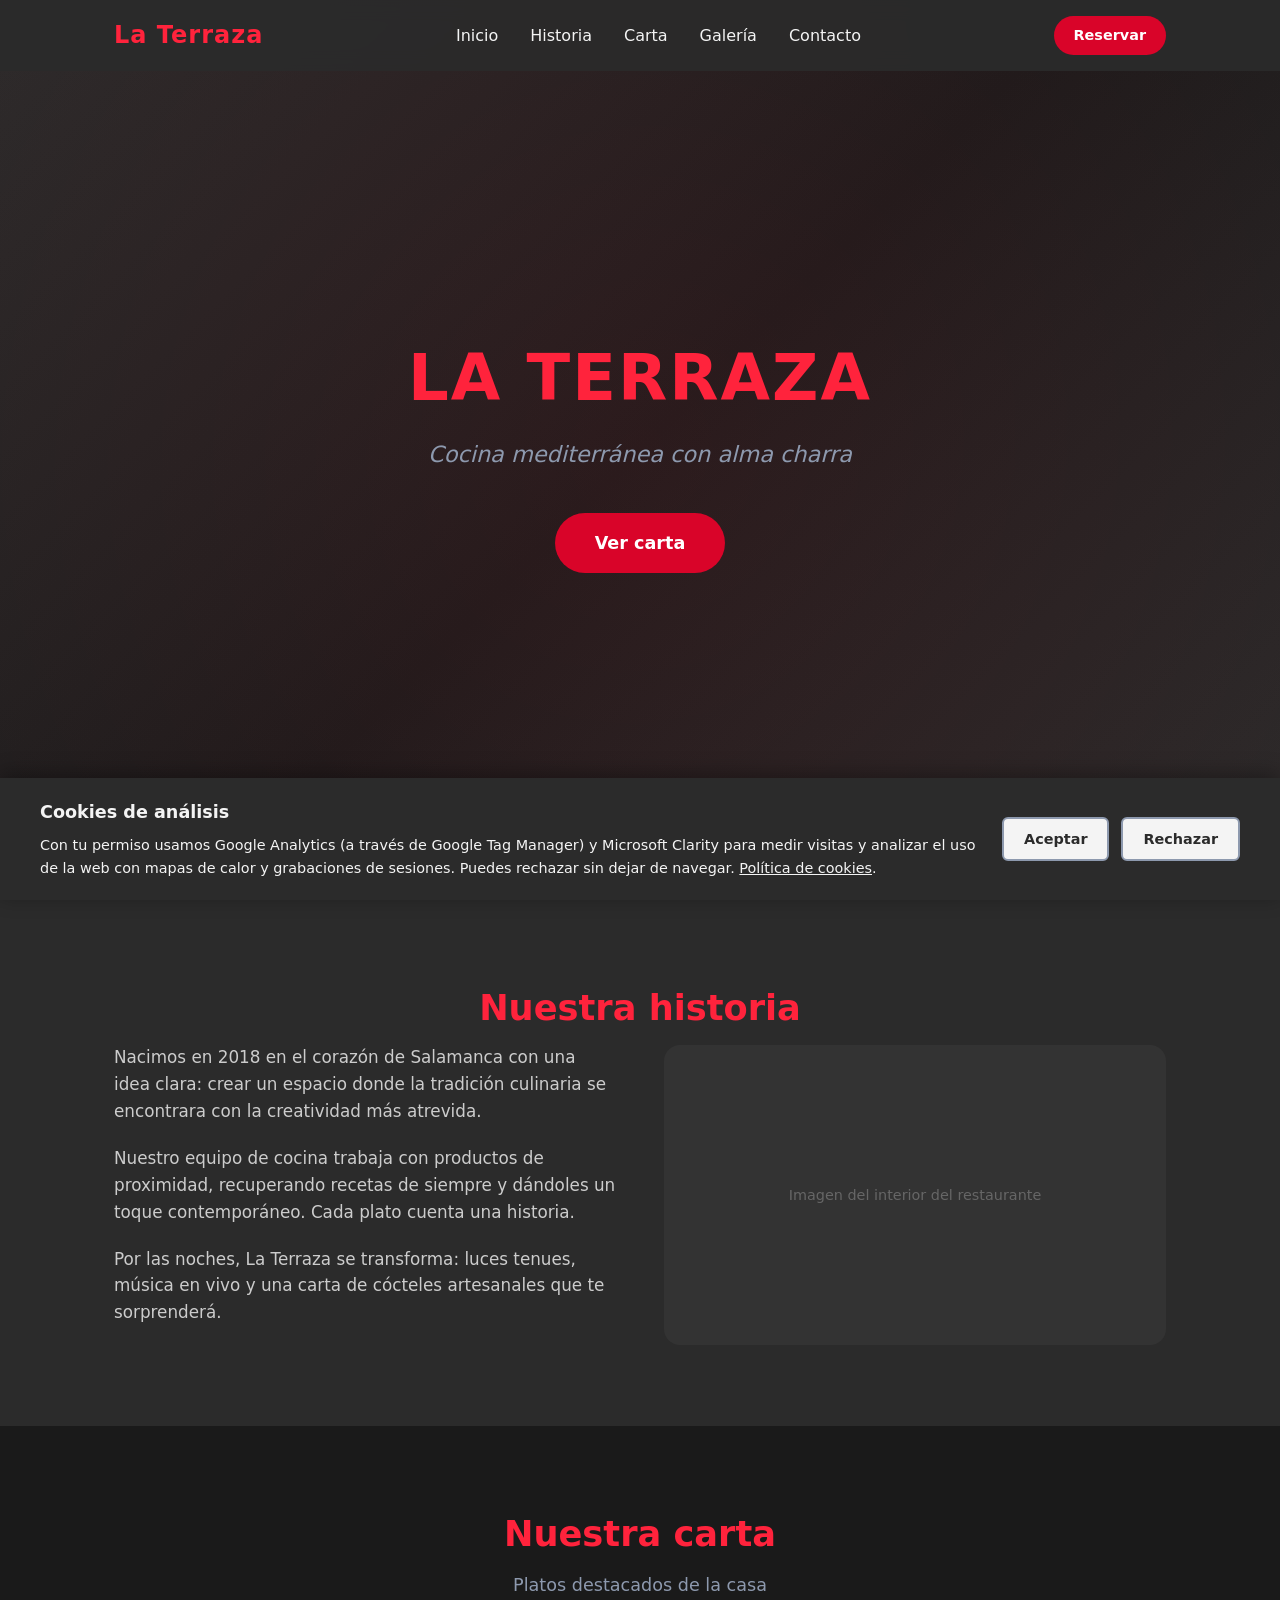
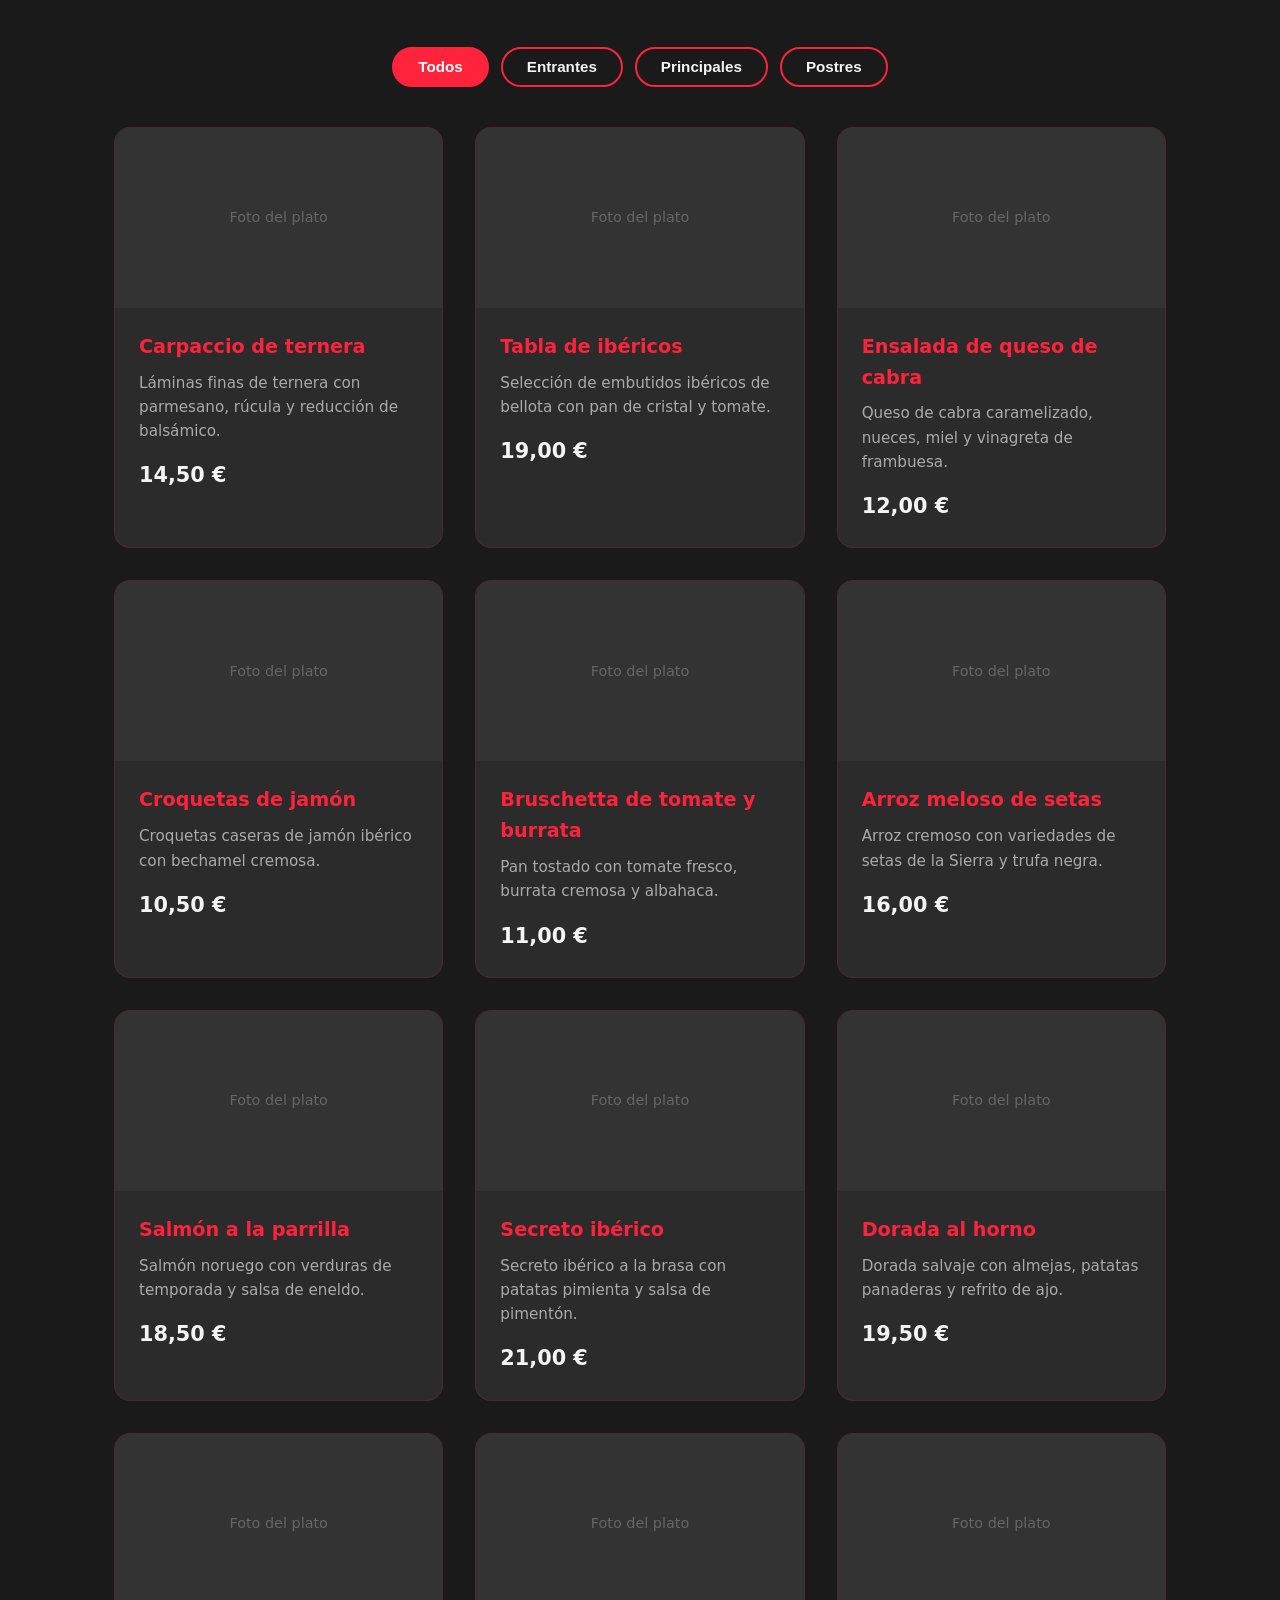
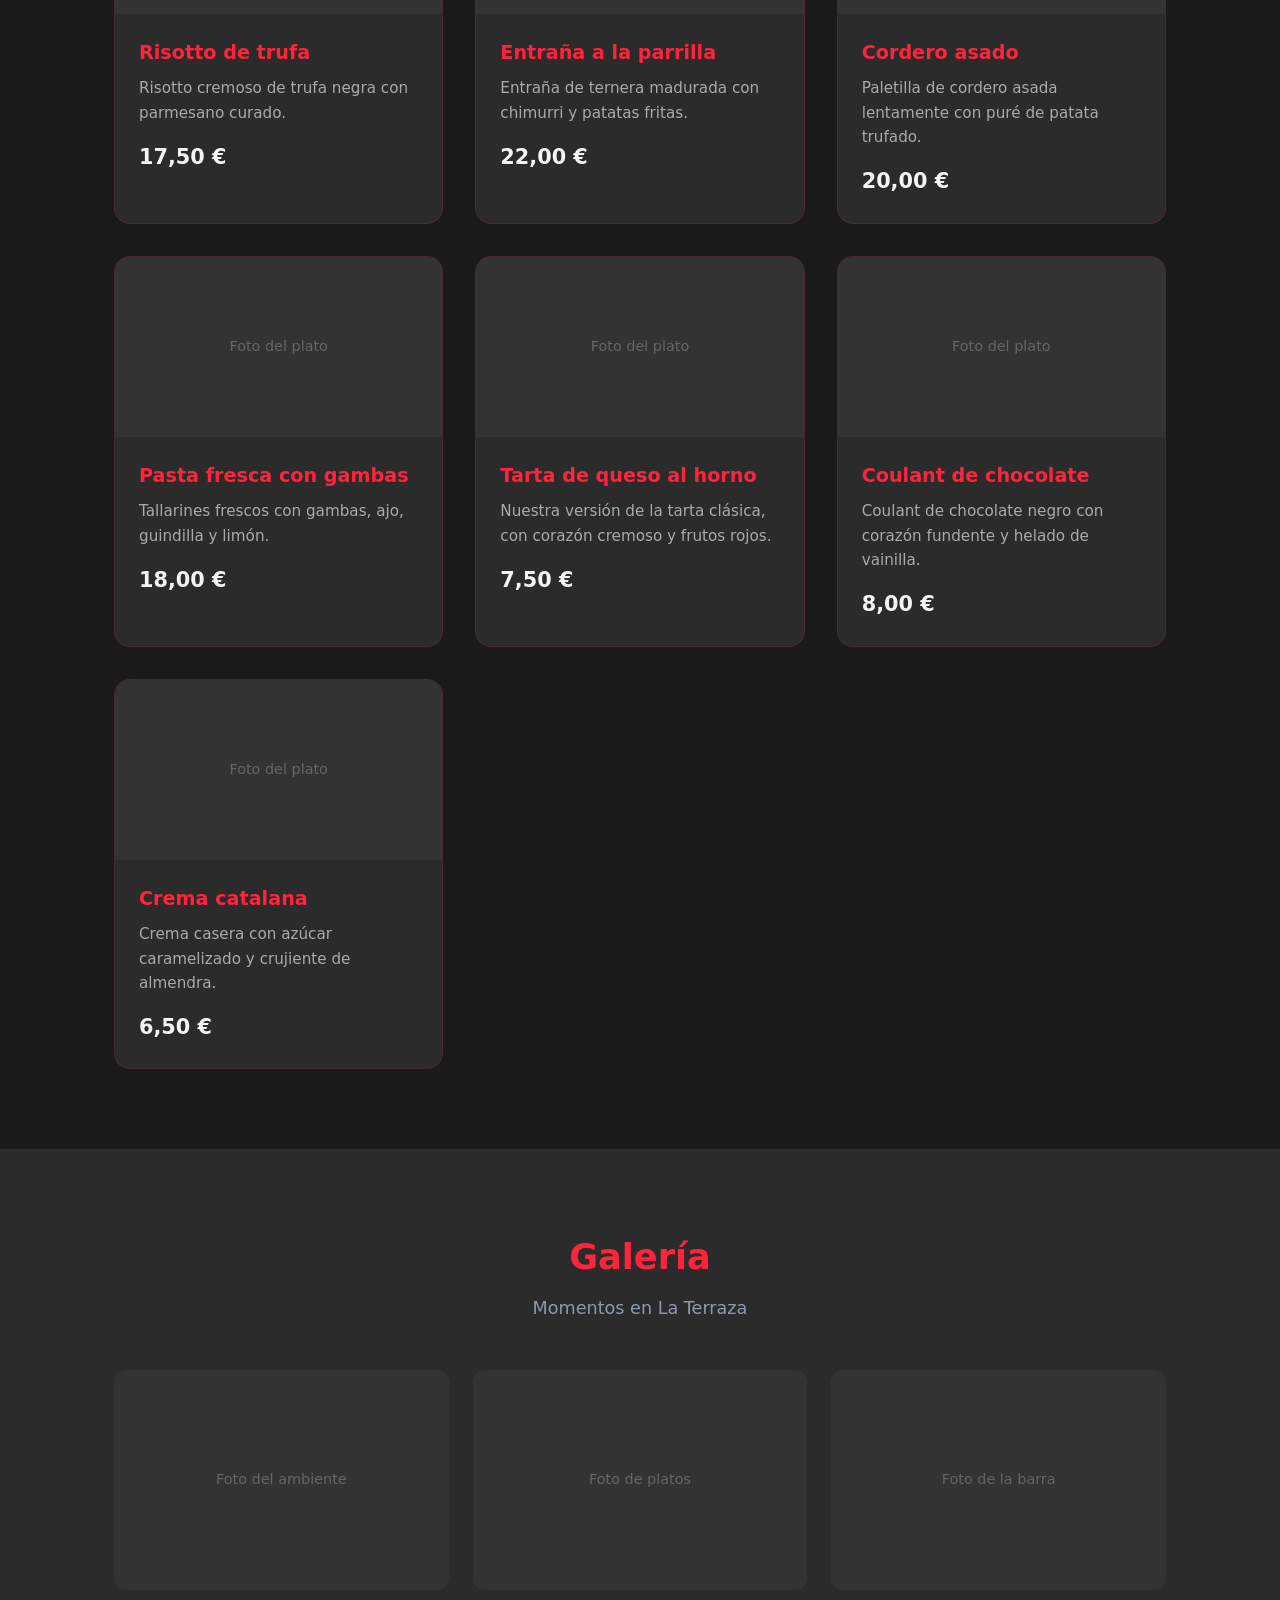
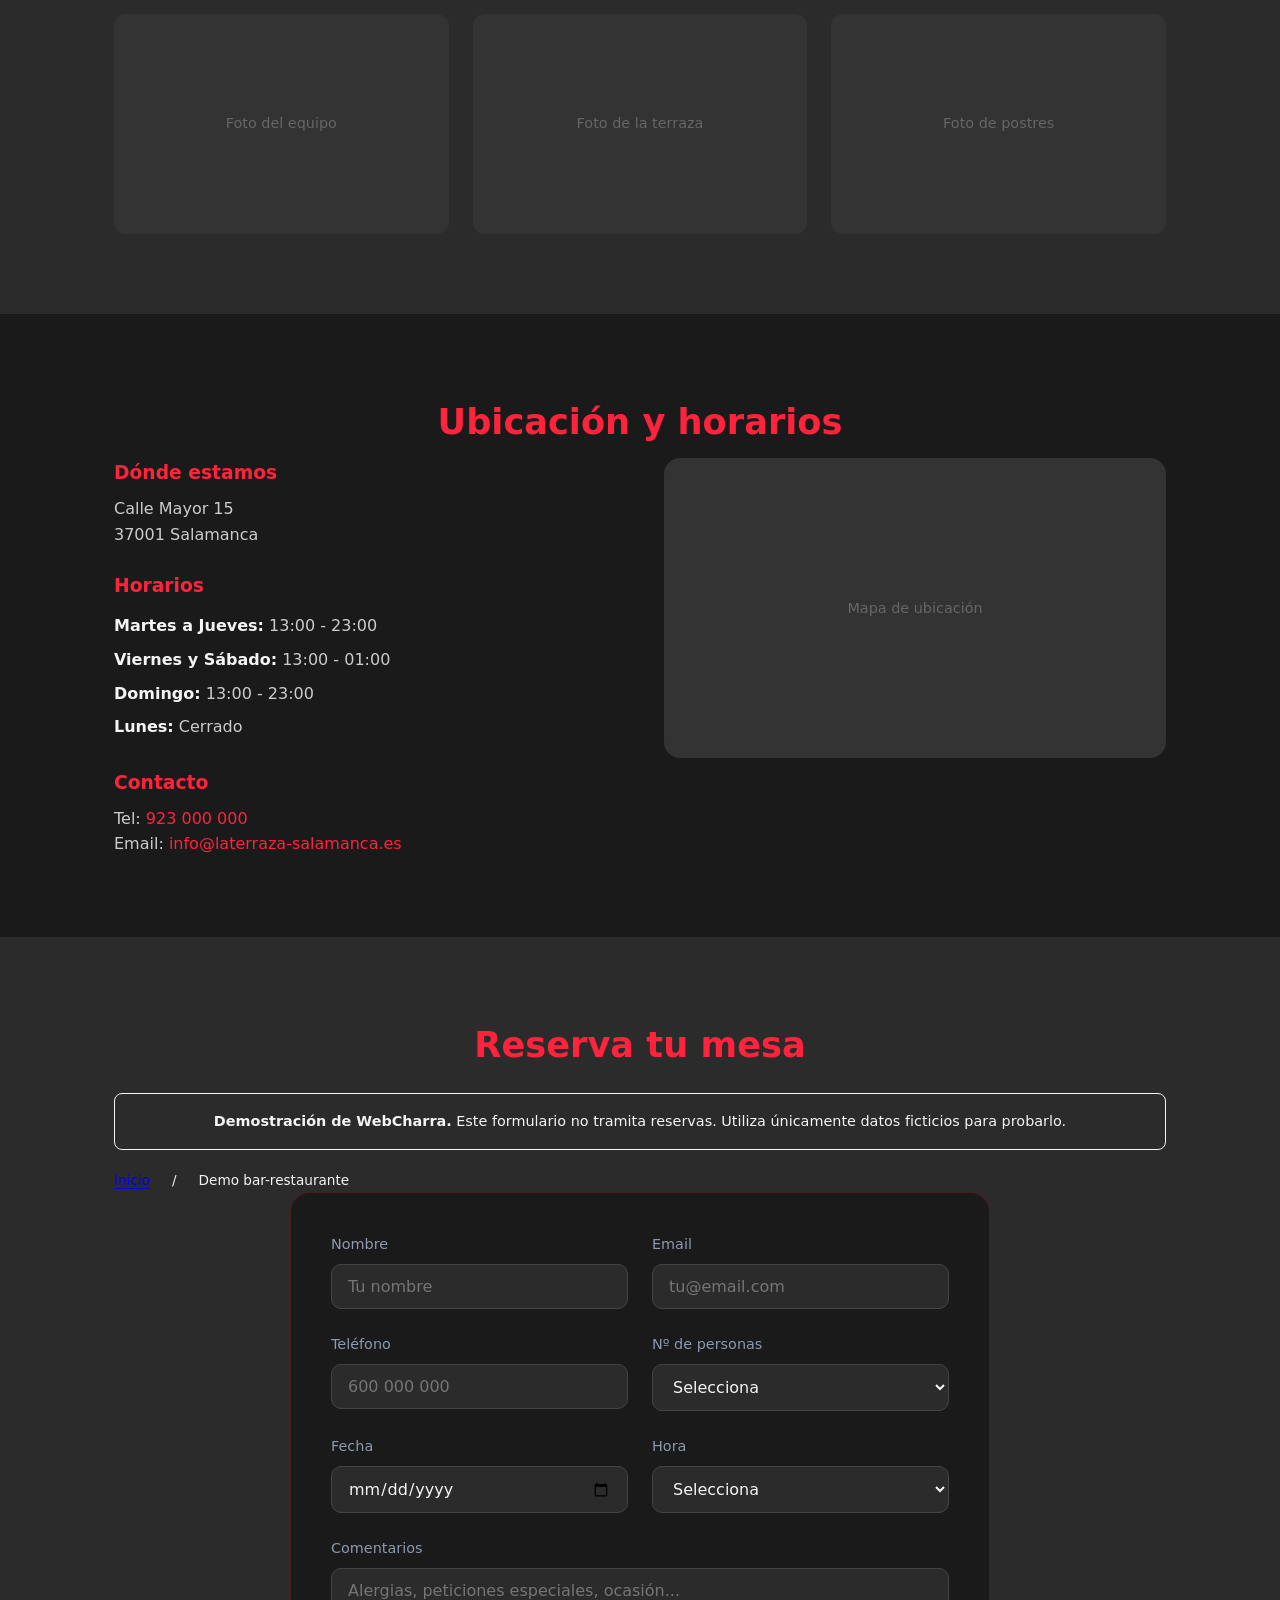
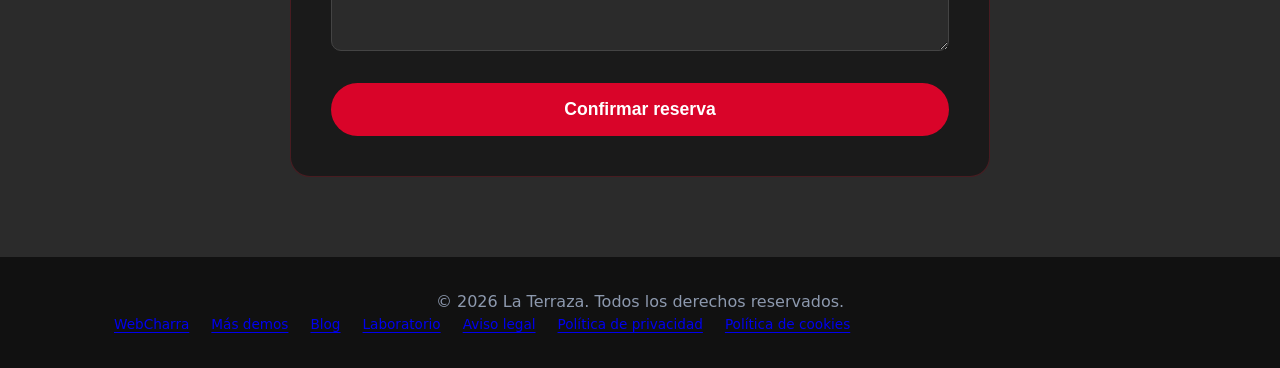
<file: templates/bar-restaurante/index.html>
<!DOCTYPE html>
<html lang="es">

<head>
    <meta charset="UTF-8">
    <meta name="robots" content="noindex,follow">
  <meta name="viewport" content="width=device-width, initial-scale=1.0">

    <title>La Terraza | Restaurante y Bar en Salamanca</title>

    <!-- SEO -->
    <meta name="description"
        content="La Terraza es un restaurante y bar en Salamanca con cocina mediterránea creativa, cócteles artesanales y un ambiente único. Reserva tu mesa.">
    <meta name="keywords"
        content="restaurante Salamanca, bar Salamanca, cocina mediterránea, cócteles, reservas restaurante, tapeo Salamanca">
    <link rel="canonical" href="https://webcharra.es/templates/bar-restaurante/">
    <meta name="author" content="La Terraza">

    <!-- Open Graph -->
    <meta property="og:title" content="La Terraza | Restaurante y Bar en Salamanca">
    <meta property="og:description"
        content="Cocina mediterránea creativa y cócteles artesanales en el corazón de Salamanca. Reserva tu mesa.">
    <meta property="og:type" content="website">
    <meta property="og:url" content="https://webcharra.es/templates/bar-restaurante/">
    <meta property="og:image" content="https://webcharra.es/assets/img/salamanca.webp">
    <meta property="og:locale" content="es_ES">

    <!-- Schema.org: demostración de WebCharra, no un negocio real. -->
    <script type="application/ld+json">
    {
      "@context": "https://schema.org",
      "@graph": [
        {"@type":"ProfessionalService","@id":"https://webcharra.es/#negocio","name":"WebCharra","url":"https://webcharra.es/","telephone":"+34634948589","email":"contacto@webcharra.es","address":{"@type":"PostalAddress","streetAddress":"C/ Zamora, 28","postalCode":"37191","addressLocality":"Carbajosa de la Sagrada","addressRegion":"Salamanca","addressCountry":"ES"}},
        {"@type":"WebSite","@id":"https://webcharra.es/#website","name":"WebCharra","url":"https://webcharra.es/","publisher":{"@id":"https://webcharra.es/#negocio"}},
        {"@type":"WebPage","@id":"https://webcharra.es/templates/bar-restaurante/#webpage","url":"https://webcharra.es/templates/bar-restaurante/","name":"Demo bar-restaurante · WebCharra","description":"Demostración de una plantilla web de WebCharra para bares y restaurantes. Los contenidos son ficticios y el formulario no tramita reservas.","inLanguage":"es","isPartOf":{"@id":"https://webcharra.es/#website"},"publisher":{"@id":"https://webcharra.es/#negocio"},"breadcrumb":{"@id":"https://webcharra.es/templates/bar-restaurante/#breadcrumb"}},
        {"@type":"BreadcrumbList","@id":"https://webcharra.es/templates/bar-restaurante/#breadcrumb","itemListElement":[{"@type":"ListItem","position":1,"name":"Inicio","item":"https://webcharra.es/"},{"@type":"ListItem","position":2,"name":"Demo bar-restaurante","item":"https://webcharra.es/templates/bar-restaurante/"}]}
      ]
    }
    </script>


    <link rel="stylesheet" href="styles.css">
    <link rel="stylesheet" href="../../assets/css/legal.css">

    <script src="../../assets/js/cookie-consent.js" defer></script>
</head>

<body>

    <!-- Navegación -->
    <nav class="navbar">
        <div class="nav-container">
            <a href="#" class="nav-logo">La Terraza</a>
            <ul class="nav-links">
                <li><a href="#inicio">Inicio</a></li>
                <li><a href="#historia">Historia</a></li>
                <li><a href="#carta">Carta</a></li>
                <li><a href="#galeria">Galería</a></li>
                <li><a href="#contacto">Contacto</a></li>
            </ul>
            <a href="#reserva" class="btn btn-primary nav-cta">Reservar</a>
        </div>
    </nav>

    <!-- Hero -->
    <section id="inicio" class="hero">
        <div class="hero-content">
            <h1>La Terraza</h1>
            <p class="hero-tagline">Cocina mediterránea con alma charra</p>
            <a href="#carta" class="btn btn-primary btn-lg">Ver carta</a>
        </div>
    </section>

    <!-- Sobre nosotros -->
    <section id="historia" class="section">
        <div class="container">
            <h2 class="section-title">Nuestra historia</h2>
            <div class="historia-grid">
                <div class="historia-texto">
                    <p>
                        Nacimos en 2018 en el corazón de Salamanca con una idea clara: crear un espacio donde
                        la tradición culinaria se encontrara con la creatividad más atrevida.
                    </p>
                    <p>
                        Nuestro equipo de cocina trabaja con productos de proximidad, recuperando recetas
                        de siempre y dándoles un toque contemporáneo. Cada plato cuenta una historia.
                    </p>
                    <p>
                        Por las noches, La Terraza se transforma: luces tenues, música en vivo y una carta
                        de cócteles artesanales que te sorprenderá.
                    </p>
                </div>
                <div class="historia-imagen">
                    <div class="placeholder-img placeholder-grande">
                        <span>Imagen del interior del restaurante</span>
                    </div>
                </div>
            </div>
        </div>
    </section>

    <!-- Carta / Menú -->
    <section id="carta" class="section section-oscura">
        <div class="container">
            <h2 class="section-title">Nuestra carta</h2>
            <p class="section-subtitle">Platos destacados de la casa</p>

            <!-- Chips de categorías -->
            <div class="carta-chips">
                <button class="chip active" data-filter="todos">Todos</button>
                <button class="chip" data-filter="entrantes">Entrantes</button>
                <button class="chip" data-filter="principales">Principales</button>
                <button class="chip" data-filter="postres">Postres</button>
            </div>

            <div class="carta-grid">
                <!-- Entrantes -->
                <div class="plato-card" data-categoria="entrantes">
                    <div class="placeholder-img placeholder-pequena">
                        <span>Foto del plato</span>
                    </div>
                    <div class="plato-info">
                        <h3>Carpaccio de ternera</h3>
                        <p>Láminas finas de ternera con parmesano, rúcula y reducción de balsámico.</p>
                        <span class="plato-precio">14,50 €</span>
                    </div>
                </div>

                <div class="plato-card" data-categoria="entrantes">
                    <div class="placeholder-img placeholder-pequena">
                        <span>Foto del plato</span>
                    </div>
                    <div class="plato-info">
                        <h3>Tabla de ibéricos</h3>
                        <p>Selección de embutidos ibéricos de bellota con pan de cristal y tomate.</p>
                        <span class="plato-precio">19,00 €</span>
                    </div>
                </div>

                <div class="plato-card" data-categoria="entrantes">
                    <div class="placeholder-img placeholder-pequena">
                        <span>Foto del plato</span>
                    </div>
                    <div class="plato-info">
                        <h3>Ensalada de queso de cabra</h3>
                        <p>Queso de cabra caramelizado, nueces, miel y vinagreta de frambuesa.</p>
                        <span class="plato-precio">12,00 €</span>
                    </div>
                </div>

                <div class="plato-card" data-categoria="entrantes">
                    <div class="placeholder-img placeholder-pequena">
                        <span>Foto del plato</span>
                    </div>
                    <div class="plato-info">
                        <h3>Croquetas de jamón</h3>
                        <p>Croquetas caseras de jamón ibérico con bechamel cremosa.</p>
                        <span class="plato-precio">10,50 €</span>
                    </div>
                </div>

                <div class="plato-card" data-categoria="entrantes">
                    <div class="placeholder-img placeholder-pequena">
                        <span>Foto del plato</span>
                    </div>
                    <div class="plato-info">
                        <h3>Bruschetta de tomate y burrata</h3>
                        <p>Pan tostado con tomate fresco, burrata cremosa y albahaca.</p>
                        <span class="plato-precio">11,00 €</span>
                    </div>
                </div>

                <!-- Principales -->
                <div class="plato-card" data-categoria="principales">
                    <div class="placeholder-img placeholder-pequena">
                        <span>Foto del plato</span>
                    </div>
                    <div class="plato-info">
                        <h3>Arroz meloso de setas</h3>
                        <p>Arroz cremoso con variedades de setas de la Sierra y trufa negra.</p>
                        <span class="plato-precio">16,00 €</span>
                    </div>
                </div>

                <div class="plato-card" data-categoria="principales">
                    <div class="placeholder-img placeholder-pequena">
                        <span>Foto del plato</span>
                    </div>
                    <div class="plato-info">
                        <h3>Salmón a la parrilla</h3>
                        <p>Salmón noruego con verduras de temporada y salsa de eneldo.</p>
                        <span class="plato-precio">18,50 €</span>
                    </div>
                </div>

                <div class="plato-card" data-categoria="principales">
                    <div class="placeholder-img placeholder-pequena">
                        <span>Foto del plato</span>
                    </div>
                    <div class="plato-info">
                        <h3>Secreto ibérico</h3>
                        <p>Secreto ibérico a la brasa con patatas pimienta y salsa de pimentón.</p>
                        <span class="plato-precio">21,00 €</span>
                    </div>
                </div>

                <div class="plato-card" data-categoria="principales">
                    <div class="placeholder-img placeholder-pequena">
                        <span>Foto del plato</span>
                    </div>
                    <div class="plato-info">
                        <h3>Dorada al horno</h3>
                        <p>Dorada salvaje con almejas, patatas panaderas y refrito de ajo.</p>
                        <span class="plato-precio">19,50 €</span>
                    </div>
                </div>

                <div class="plato-card" data-categoria="principales">
                    <div class="placeholder-img placeholder-pequena">
                        <span>Foto del plato</span>
                    </div>
                    <div class="plato-info">
                        <h3>Risotto de trufa</h3>
                        <p>Risotto cremoso de trufa negra con parmesano curado.</p>
                        <span class="plato-precio">17,50 €</span>
                    </div>
                </div>

                <div class="plato-card" data-categoria="principales">
                    <div class="placeholder-img placeholder-pequena">
                        <span>Foto del plato</span>
                    </div>
                    <div class="plato-info">
                        <h3>Entraña a la parrilla</h3>
                        <p>Entraña de ternera madurada con chimurri y patatas fritas.</p>
                        <span class="plato-precio">22,00 €</span>
                    </div>
                </div>

                <div class="plato-card" data-categoria="principales">
                    <div class="placeholder-img placeholder-pequena">
                        <span>Foto del plato</span>
                    </div>
                    <div class="plato-info">
                        <h3>Cordero asado</h3>
                        <p>Paletilla de cordero asada lentamente con puré de patata trufado.</p>
                        <span class="plato-precio">20,00 €</span>
                    </div>
                </div>

                <div class="plato-card" data-categoria="principales">
                    <div class="placeholder-img placeholder-pequena">
                        <span>Foto del plato</span>
                    </div>
                    <div class="plato-info">
                        <h3>Pasta fresca con gambas</h3>
                        <p>Tallarines frescos con gambas, ajo, guindilla y limón.</p>
                        <span class="plato-precio">18,00 €</span>
                    </div>
                </div>

                <!-- Postres -->
                <div class="plato-card" data-categoria="postres">
                    <div class="placeholder-img placeholder-pequena">
                        <span>Foto del plato</span>
                    </div>
                    <div class="plato-info">
                        <h3>Tarta de queso al horno</h3>
                        <p>Nuestra versión de la tarta clásica, con corazón cremoso y frutos rojos.</p>
                        <span class="plato-precio">7,50 €</span>
                    </div>
                </div>

                <div class="plato-card" data-categoria="postres">
                    <div class="placeholder-img placeholder-pequena">
                        <span>Foto del plato</span>
                    </div>
                    <div class="plato-info">
                        <h3>Coulant de chocolate</h3>
                        <p>Coulant de chocolate negro con corazón fundente y helado de vainilla.</p>
                        <span class="plato-precio">8,00 €</span>
                    </div>
                </div>

                <div class="plato-card" data-categoria="postres">
                    <div class="placeholder-img placeholder-pequena">
                        <span>Foto del plato</span>
                    </div>
                    <div class="plato-info">
                        <h3>Crema catalana</h3>
                        <p>Crema casera con azúcar caramelizado y crujiente de almendra.</p>
                        <span class="plato-precio">6,50 €</span>
                    </div>
                </div>
            </div>
        </div>
    </section>

    <!-- Galería -->
    <section id="galeria" class="section">
        <div class="container">
            <h2 class="section-title">Galería</h2>
            <p class="section-subtitle">Momentos en La Terraza</p>

            <div class="galeria-grid">
                <div class="placeholder-img placeholder-media">
                    <span>Foto del ambiente</span>
                </div>
                <div class="placeholder-img placeholder-media">
                    <span>Foto de platos</span>
                </div>
                <div class="placeholder-img placeholder-media">
                    <span>Foto de la barra</span>
                </div>
                <div class="placeholder-img placeholder-media">
                    <span>Foto del equipo</span>
                </div>
                <div class="placeholder-img placeholder-media">
                    <span>Foto de la terraza</span>
                </div>
                <div class="placeholder-img placeholder-media">
                    <span>Foto de postres</span>
                </div>
            </div>
        </div>
    </section>

    <!-- Ubicación y horarios -->
    <section id="contacto" class="section section-oscura">
        <div class="container">
            <h2 class="section-title">Ubicación y horarios</h2>

            <div class="contacto-grid">
                <div class="contacto-info">
                    <h3>Dónde estamos</h3>
                    <p>Calle Mayor 15<br>37001 Salamanca</p>

                    <h3>Horarios</h3>
                    <ul class="horarios-list">
                        <li><span>Martes a Jueves:</span> 13:00 - 23:00</li>
                        <li><span>Viernes y Sábado:</span> 13:00 - 01:00</li>
                        <li><span>Domingo:</span> 13:00 - 23:00</li>
                        <li><span>Lunes:</span> Cerrado</li>
                    </ul>

                    <h3>Contacto</h3>
                    <p>
                        Tel: <a href="tel:+34923000000">923 000 000</a><br>
                        Email: <a href="mailto:info@laterraza-salamanca.es">info@laterraza-salamanca.es</a>
                    </p>
                </div>

                <div class="contacto-mapa">
                    <div class="placeholder-img placeholder-grande">
                        <span>Mapa de ubicación</span>
                    </div>
                </div>
            </div>
        </div>
    </section>

    <!-- Formulario de reserva -->
    <section id="reserva" class="section">
        <div class="container">
            <h2 class="section-title">Reserva tu mesa</h2>
            <p class="demo-notice"><strong>Demostración de WebCharra.</strong> Este formulario no tramita reservas. Utiliza únicamente datos ficticios para probarlo.</p>
            <nav class="legal-links" aria-label="Ruta de navegación"><a href="../../">Inicio</a><span aria-hidden="true">/</span><span aria-current="page">Demo bar-restaurante</span></nav>

            <form class="reserva-form" action="#" method="POST">
                <div class="form-row">
                    <div class="form-group">
                        <label for="nombre">Nombre</label>
                        <input type="text" id="nombre" name="nombre" placeholder="Tu nombre" required>
                    </div>
                    <div class="form-group">
                        <label for="email">Email</label>
                        <input type="email" id="email" name="email" placeholder="tu@email.com" required>
                    </div>
                </div>

                <div class="form-row">
                    <div class="form-group">
                        <label for="telefono">Teléfono</label>
                        <input type="tel" id="telefono" name="telefono" placeholder="600 000 000" required>
                    </div>
                    <div class="form-group">
                        <label for="personas">Nº de personas</label>
                        <select id="personas" name="personas" required>
                            <option value="">Selecciona</option>
                            <option value="1">1 persona</option>
                            <option value="2">2 personas</option>
                            <option value="3">3 personas</option>
                            <option value="4">4 personas</option>
                            <option value="5">5 personas</option>
                            <option value="6">6 personas</option>
                            <option value="7+">7 o más</option>
                        </select>
                    </div>
                </div>

                <div class="form-row">
                    <div class="form-group">
                        <label for="fecha">Fecha</label>
                        <input type="date" id="fecha" name="fecha" required>
                    </div>
                    <div class="form-group">
                        <label for="hora">Hora</label>
                        <select id="hora" name="hora" required>
                            <option value="">Selecciona</option>
                            <option value="13:00">13:00</option>
                            <option value="14:00">14:00</option>
                            <option value="15:00">15:00</option>
                            <option value="20:00">20:00</option>
                            <option value="21:00">21:00</option>
                            <option value="22:00">22:00</option>
                        </select>
                    </div>
                </div>

                <div class="form-group">
                    <label for="comentarios">Comentarios</label>
                    <textarea id="comentarios" name="comentarios" rows="3"
                        placeholder="Alergias, peticiones especiales, ocasión..."></textarea>
                </div>

                <button type="submit" class="btn btn-primary btn-lg btn-block">Confirmar reserva</button>
            </form>
        </div>
    </section>

    <!-- Footer -->
    <footer class="footer">
        <div class="container">
            <p>&copy; 2026 La Terraza. Todos los derechos reservados.</p>
            <nav class="legal-links" aria-label="Información legal de WebCharra"><a href="../../">WebCharra</a><a href="../../#plantillas">M&#225;s demos</a><a href="../../blog/cuanto-cuesta-pagina-web-salamanca/">Blog</a><a href="../../componentes/">Laboratorio</a><a href="../../aviso-legal/">Aviso legal</a><a href="../../politica-privacidad/">Política de privacidad</a><a href="../../politica-cookies/">Política de cookies</a></nav>
        </div>
    </footer>

    <!-- Script para filtrar carta -->
    <script>
        document.querySelectorAll('.chip').forEach(chip => {
            chip.addEventListener('click', () => {
                document.querySelectorAll('.chip').forEach(c => c.classList.remove('active'));
                chip.classList.add('active');

                const filtro = chip.dataset.filter;
                document.querySelectorAll('.plato-card').forEach(plato => {
                    if (filtro === 'todos' || plato.dataset.categoria === filtro) {
                        plato.style.display = '';
                    } else {
                        plato.style.display = 'none';
                    }
                });
            });
        });

        // Formulario dummy - no envía datos reales
        document.querySelector('.reserva-form').addEventListener('submit', (e) => {
            e.preventDefault();
            alert('¡Gracias por tu interés! Este es un formulario de prueba. Contacta con nosotros en info@laterraza-salamanca.es');
        });
    </script>

</body>

</html>
</file>
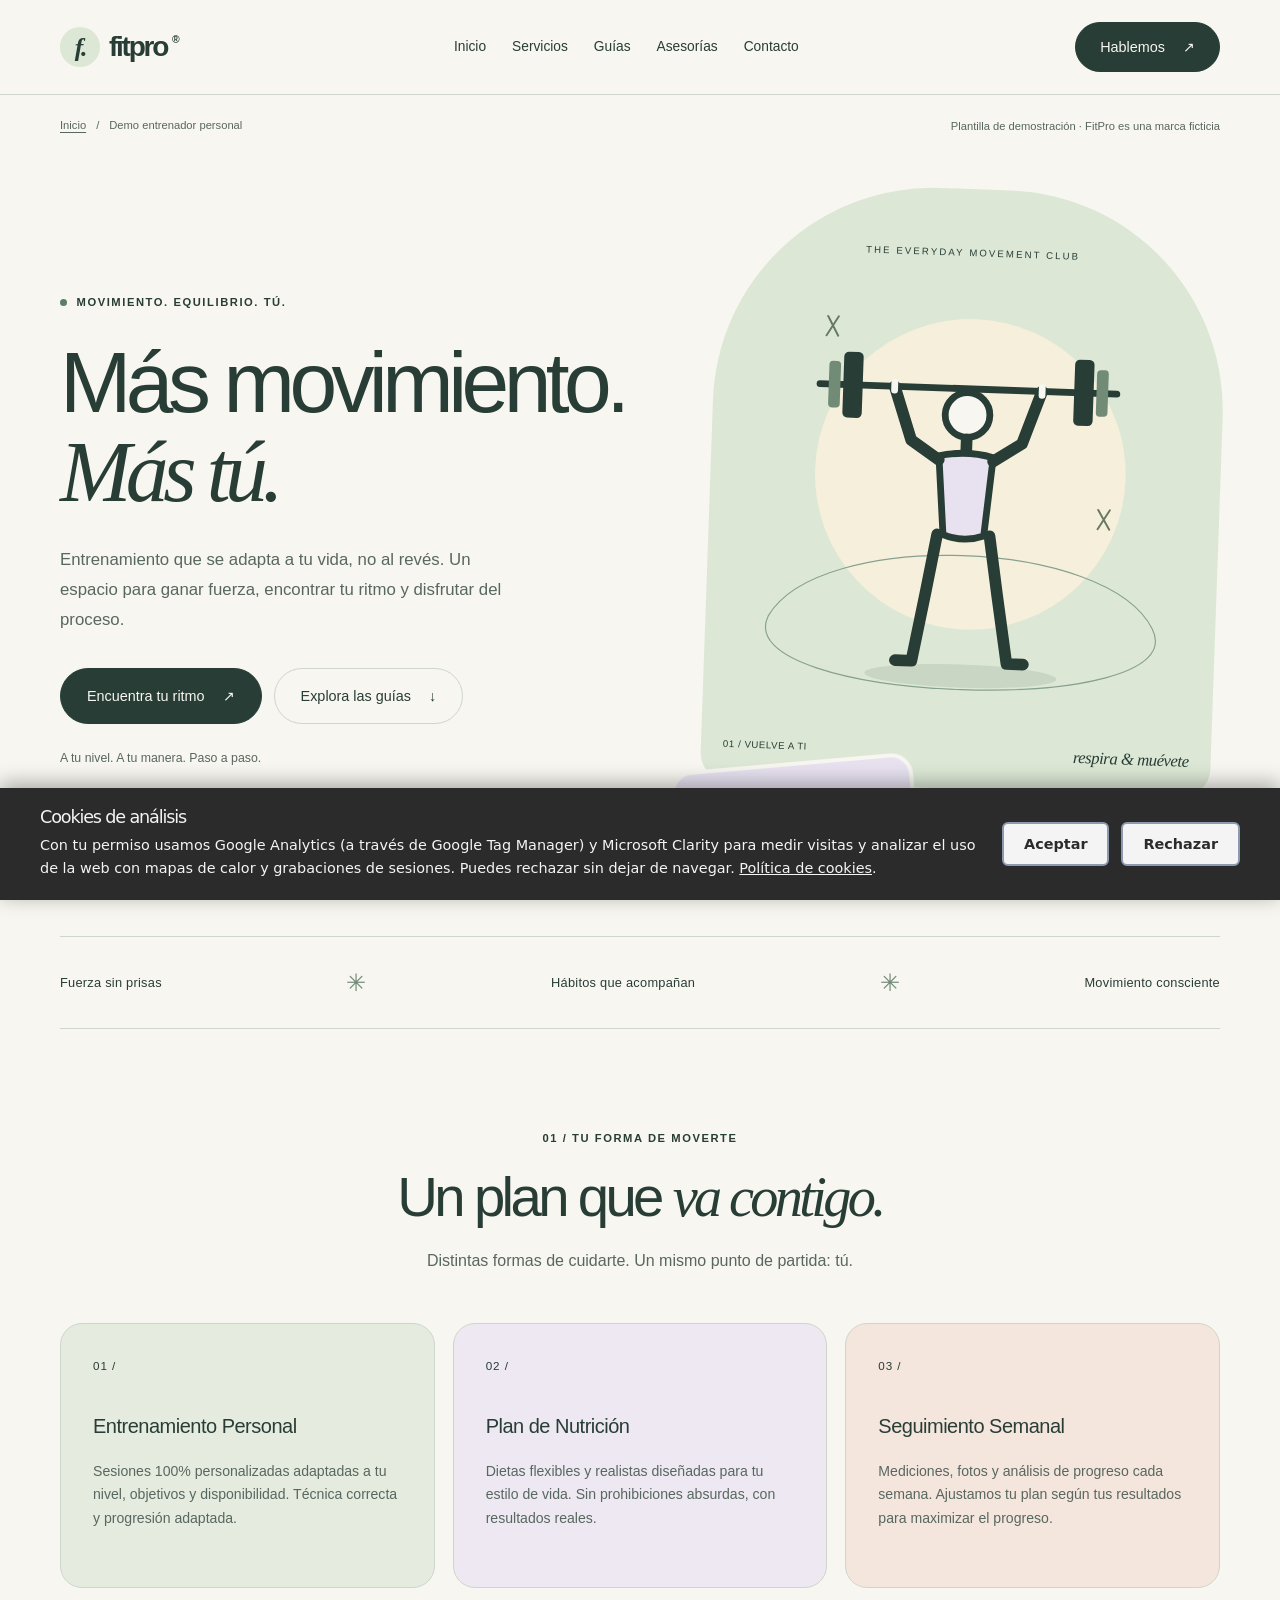
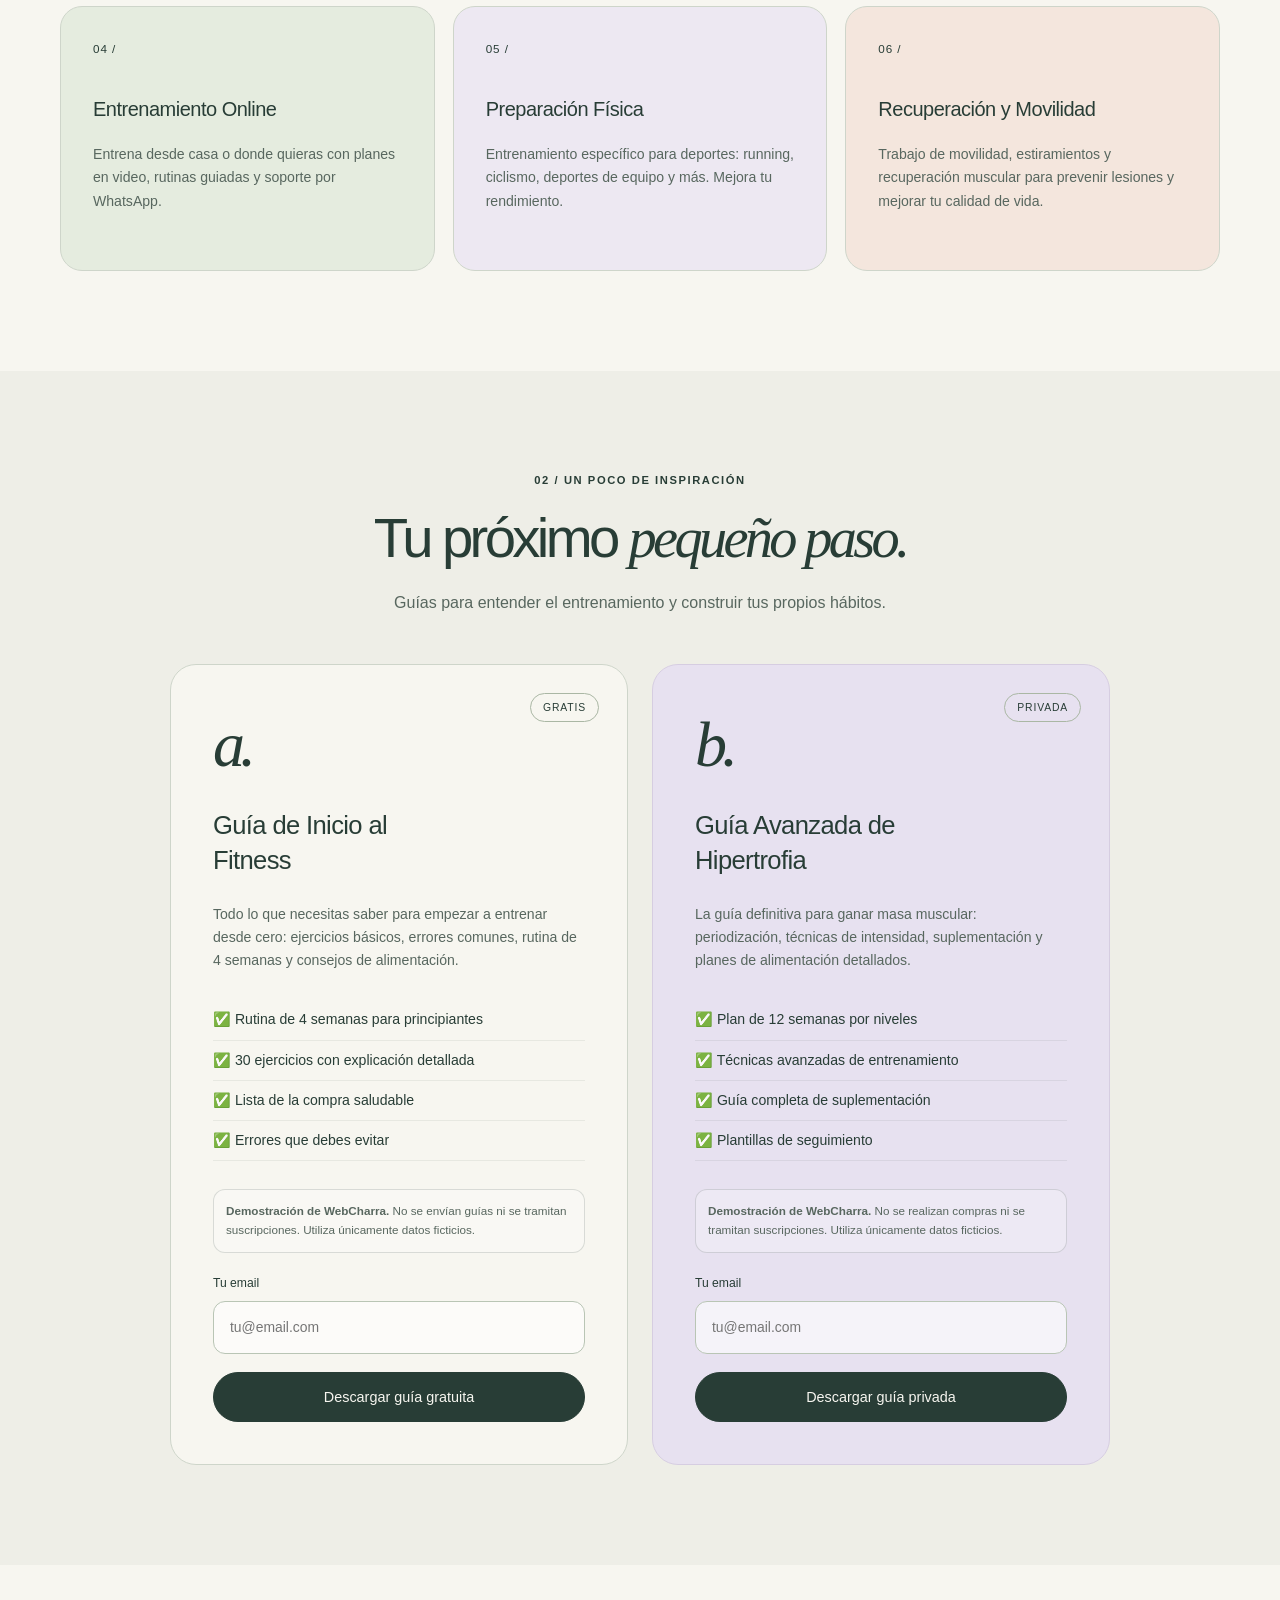
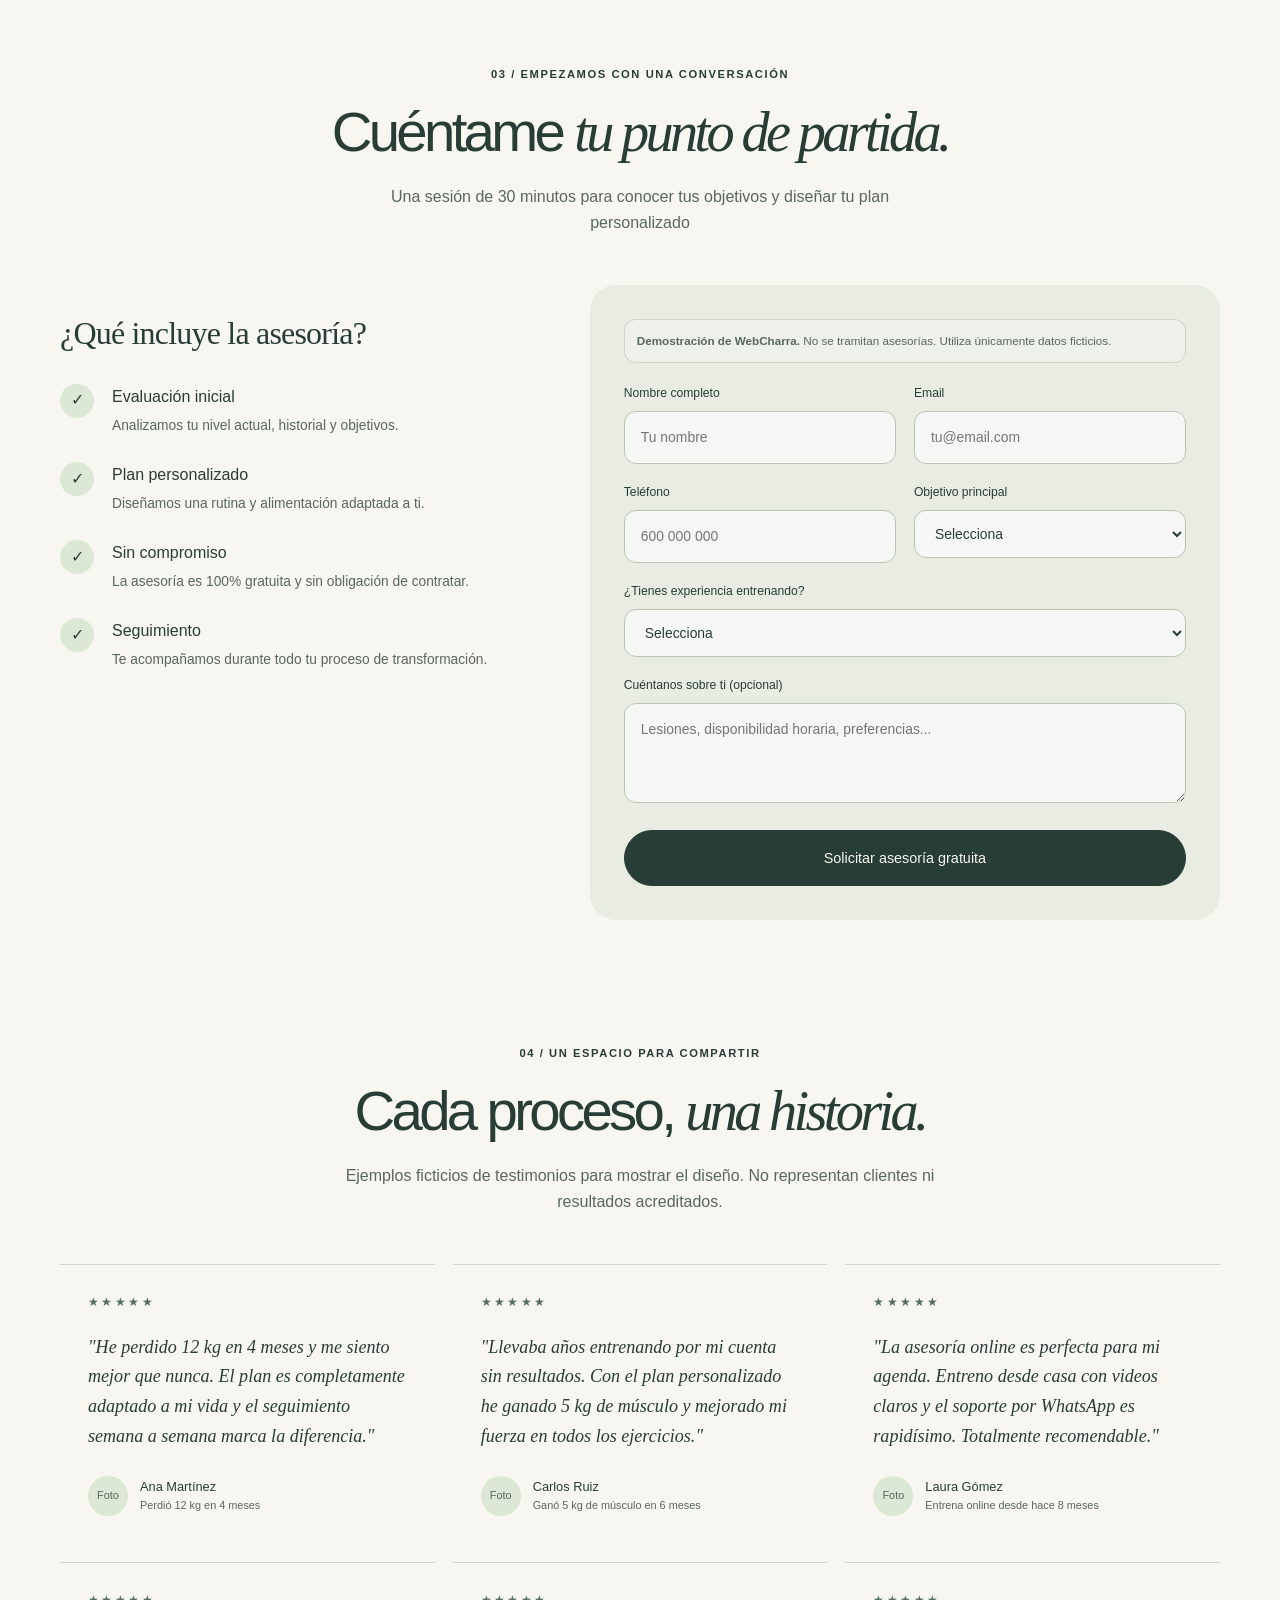
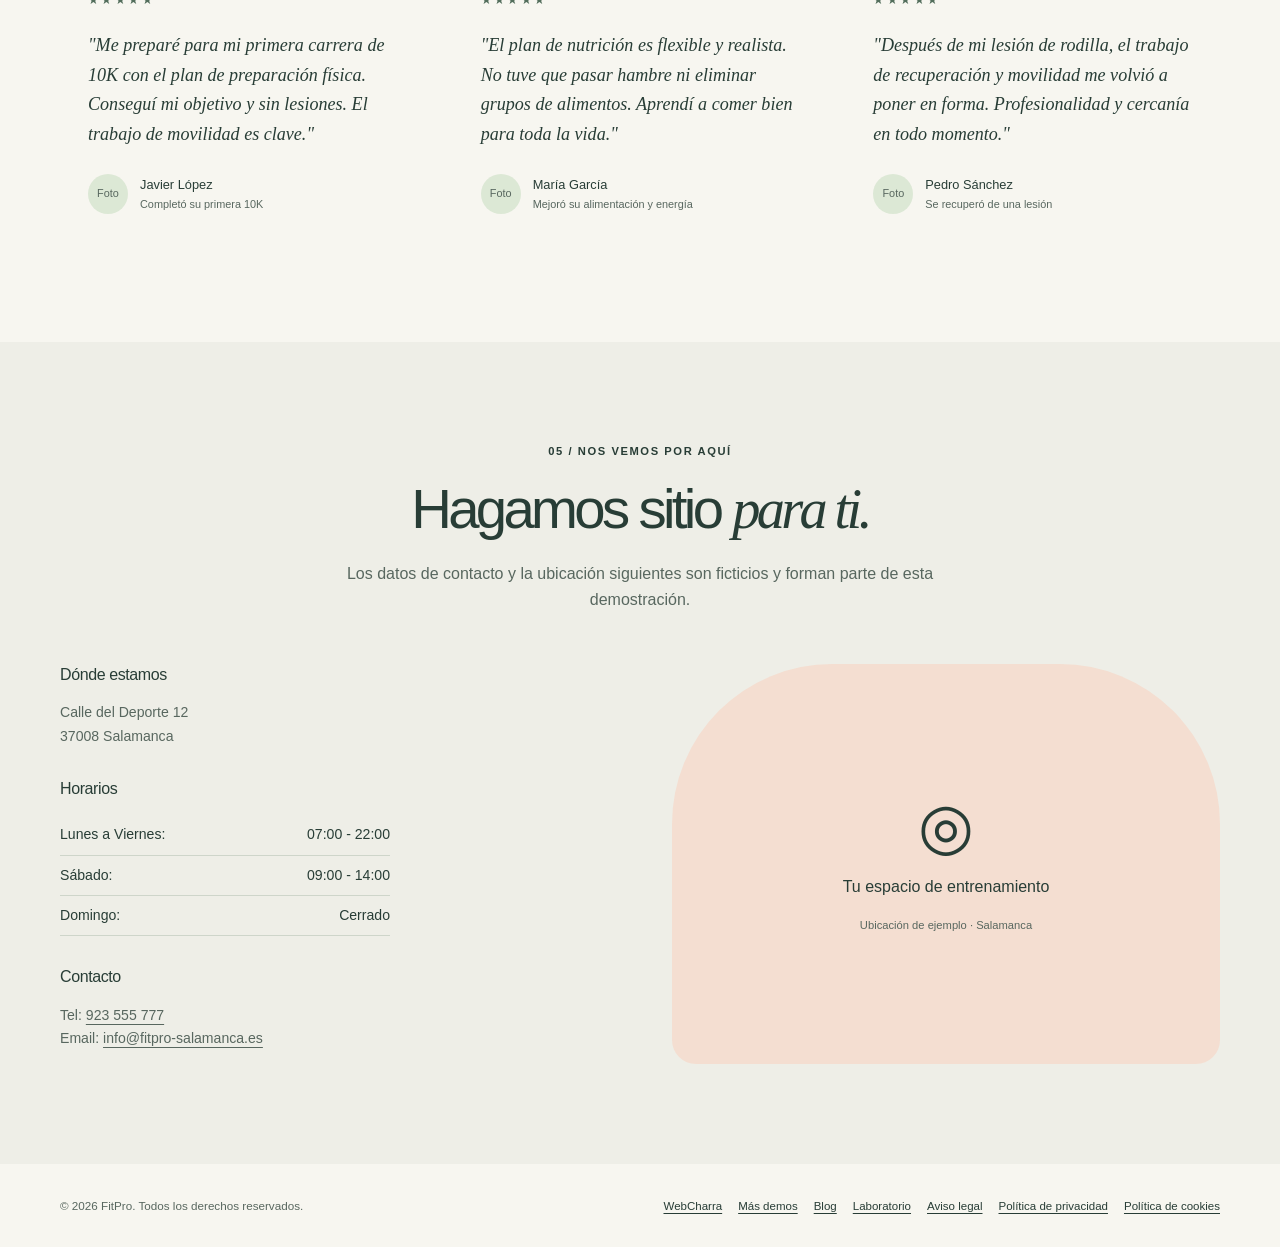
<file: templates/entrenador-personal/index.html>
<!DOCTYPE html>
<html lang="es">

<head>
    <meta charset="UTF-8">
    <meta name="robots" content="noindex,follow">
  <meta name="viewport" content="width=device-width, initial-scale=1.0">

    <title>FitPro · Demo de Entrenador Personal en Salamanca</title>

    <!-- SEO -->
    <meta name="description"
        content="Demo FitPro: plantilla de entrenador personal con diseño minimalista, colores pastel y animaciones suaves. Formularios y contenidos de ejemplo.">
    <meta name="keywords"
        content="entrenador personal Salamanca, fitness, entrenamiento personal, gimnasio, nutrición deportiva, ponerse en forma">
    <link rel="canonical" href="https://webcharra.es/templates/entrenador-personal/">
    <meta name="author" content="WebCharra">
    <meta name="theme-color" content="#F7F6F0">
    <link rel="icon" href="../../assets/img/icons/icon-red.ico" type="image/x-icon">

    <!-- Open Graph -->
    <meta property="og:title" content="FitPro · Demo de Entrenador Personal en Salamanca">
    <meta property="og:description"
        content="Diseño minimalista para entrenamiento y bienestar. Una demostración con tonos pastel, ilustración propia y movimiento suave.">
    <meta property="og:type" content="website">
    <meta property="og:url" content="https://webcharra.es/templates/entrenador-personal/">
    <meta property="og:image" content="https://webcharra.es/assets/img/salamanca.webp">
    <meta property="og:locale" content="es_ES">
    <meta property="og:site_name" content="WebCharra · Demos">
    <meta name="twitter:card" content="summary_large_image">
    <meta name="twitter:title" content="FitPro · Demo de Entrenador Personal">
    <meta name="twitter:description" content="Plantilla minimalista con tonos pastel y animaciones suaves. Contenidos y formularios de demostración.">
    <meta name="twitter:image" content="https://webcharra.es/assets/img/salamanca.webp">

    <!-- Schema.org: demostración de WebCharra, no un negocio real. -->
    <script type="application/ld+json">
    {
      "@context": "https://schema.org",
      "@graph": [
        {"@type":"ProfessionalService","@id":"https://webcharra.es/#negocio","name":"WebCharra","url":"https://webcharra.es/","telephone":"+34634948589","email":"contacto@webcharra.es","address":{"@type":"PostalAddress","streetAddress":"C/ Zamora, 28","postalCode":"37191","addressLocality":"Carbajosa de la Sagrada","addressRegion":"Salamanca","addressCountry":"ES"}},
        {"@type":"WebSite","@id":"https://webcharra.es/#website","name":"WebCharra","url":"https://webcharra.es/","publisher":{"@id":"https://webcharra.es/#negocio"}},
        {"@type":"WebPage","@id":"https://webcharra.es/templates/entrenador-personal/#webpage","url":"https://webcharra.es/templates/entrenador-personal/","name":"Demo entrenador personal · WebCharra","description":"Demostración de una plantilla web de WebCharra para entrenadores personales. Los contenidos son ficticios; no se tramitan asesorías, compras ni suscripciones ni se envían guías.","inLanguage":"es","isPartOf":{"@id":"https://webcharra.es/#website"},"publisher":{"@id":"https://webcharra.es/#negocio"},"breadcrumb":{"@id":"https://webcharra.es/templates/entrenador-personal/#breadcrumb"}},
        {"@type":"BreadcrumbList","@id":"https://webcharra.es/templates/entrenador-personal/#breadcrumb","itemListElement":[{"@type":"ListItem","position":1,"name":"Inicio","item":"https://webcharra.es/"},{"@type":"ListItem","position":2,"name":"Demo entrenador personal","item":"https://webcharra.es/templates/entrenador-personal/"}]}
      ]
    }
    </script>


    <link rel="stylesheet" href="../../assets/css/legal.css">
    <link rel="stylesheet" href="styles.css">
    <script src="main.js" defer></script>

    <script src="../../assets/js/cookie-consent.js" defer></script>
</head>

<body>
    <a class="skip-link" href="#inicio">Saltar al contenido</a>

    <!-- Navegación -->
    <nav class="navbar">
        <div class="nav-container">
            <a href="#inicio" class="nav-logo" aria-label="FitPro, inicio">
                <span class="logo-icon" aria-hidden="true">f.</span>
                fitpro<span class="logo-dot" aria-hidden="true">®</span>
            </a>
            <ul class="nav-links">
                <li><a href="#inicio">Inicio</a></li>
                <li><a href="#servicios">Servicios</a></li>
                <li><a href="#guias">Guías</a></li>
                <li><a href="#asesorias">Asesorías</a></li>
                <li><a href="#contacto">Contacto</a></li>
            </ul>
            <a href="#asesorias" class="btn btn-primary nav-cta">Hablemos <span aria-hidden="true">↗</span></a>
        </div>
    </nav>

    <main>
    <div class="demo-bar container">
        <nav class="legal-links" aria-label="Ruta de navegación"><a href="../../">Inicio</a><span aria-hidden="true">/</span><span aria-current="page">Demo entrenador personal</span></nav>
        <span>Plantilla de demostración · FitPro es una marca ficticia</span>
    </div>
    <!-- Hero: ilustración vectorial propia, sin imágenes externas. -->
    <section id="inicio" class="hero">
        <div class="hero-content">
            <span class="hero-badge"><span aria-hidden="true"></span> Movimiento. Equilibrio. Tú.</span>
            <h1>Más movimiento.<br><em>Más tú.</em></h1>
            <p class="hero-tagline">Entrenamiento que se adapta a tu vida, no al revés. Un espacio para ganar fuerza, encontrar tu ritmo y disfrutar del proceso.</p>
            <div class="hero-actions">
                <a href="#asesorias" class="btn btn-primary btn-lg">Encuentra tu ritmo <span aria-hidden="true">↗</span></a>
                <a href="#guias" class="btn btn-outline btn-lg">Explora las guías <span aria-hidden="true">↓</span></a>
            </div>
            <p class="hero-note">A tu nivel. A tu manera. Paso a paso.</p>
        </div>
        <div class="hero-art">
            <div class="art-canvas" aria-hidden="true">
                <span class="art-label">THE EVERYDAY MOVEMENT CLUB</span>
                <svg class="movement-drawing" viewBox="0 0 480 510" fill="none" focusable="false">
                    <circle cx="245" cy="232" r="160" class="art-disc"/>
                    <path d="M42 385C92 293 389 293 438 385C488 477 1 477 42 385Z" class="art-orbit"/>
                    <ellipse cx="242" cy="440" rx="99" ry="12" fill="#283d36" opacity=".1"/>
                    <!-- Figura esquemática: brazos y barra comparten tiempos y recorrido. -->
                    <g class="lifter" stroke-linejoin="round" stroke-linecap="round">
                        <circle cx="240" cy="171" r="23" class="lifter-head"/>
                        <path d="M240 196V216M213 295L203 356L191 426H174M267 295L277 356L289 426H306" class="lifter-limb"/>
                        <path d="M212 214Q240 207 268 214L261 295Q240 303 219 295Z" class="lifter-body"/>
                        <path d="M212 218L175 263L164 218" class="lifter-limb">
                            <animate attributeName="d" values="M212 218L175 263L164 218;M212 218L175 263L164 218;M212 218L188 157L164 96;M212 218L188 157L164 96;M212 218L175 263L164 218;M212 218L175 263L164 218" keyTimes="0;.12;.44;.6;.94;1" calcMode="spline" keySplines=".42 0 .58 1;.42 0 .58 1;.42 0 .58 1;.42 0 .58 1;.42 0 .58 1" dur="5s" repeatCount="indefinite" begin="indefinite"/>
                        </path>
                        <path d="M268 218L305 263L316 218" class="lifter-limb">
                            <animate attributeName="d" values="M268 218L305 263L316 218;M268 218L305 263L316 218;M268 218L292 157L316 96;M268 218L292 157L316 96;M268 218L305 263L316 218;M268 218L305 263L316 218" keyTimes="0;.12;.44;.6;.94;1" calcMode="spline" keySplines=".42 0 .58 1;.42 0 .58 1;.42 0 .58 1;.42 0 .58 1;.42 0 .58 1" dur="5s" repeatCount="indefinite" begin="indefinite"/>
                        </path>
                        <g class="lifter-bar">
                            <animateTransform attributeName="transform" type="translate" values="0 0;0 0;0 -122;0 -122;0 0;0 0" keyTimes="0;.12;.44;.6;.94;1" calcMode="spline" keySplines=".42 0 .58 1;.42 0 .58 1;.42 0 .58 1;.42 0 .58 1;.42 0 .58 1" dur="5s" repeatCount="indefinite" begin="indefinite"/>
                            <path d="M87 218H393" class="bar-shaft"/>
                            <rect x="111" y="184" width="20" height="68" rx="5" class="bar-plate"/>
                            <rect x="96" y="194" width="12" height="48" rx="4" class="bar-plate bar-plate-small"/>
                            <rect x="349" y="184" width="20" height="68" rx="5" class="bar-plate"/>
                            <rect x="372" y="194" width="12" height="48" rx="4" class="bar-plate bar-plate-small"/>
                            <path d="M164 214V222M316 214V222" class="lifter-grip"/>
                        </g>
                    </g>
                    <path d="M92 94L104 74M93 74L104 94M378 284L390 264M378 264L390 284" class="art-spark"/>
                </svg>
                <div class="art-caption"><span>01 / VUELVE A TI</span><span>respira &amp; muévete</span></div>
            </div>
            <div class="art-pill" aria-hidden="true"><span>✳</span> Pequeños pasos.<br>Grandes sensaciones.</div>
            <button class="movement-toggle" type="button" aria-pressed="false" hidden>Pausar movimiento</button>
        </div>
    </section>
    <div class="movement-strip container" aria-label="Nuestra filosofía"><span>Fuerza sin prisas</span><span aria-hidden="true">✳</span><span>Hábitos que acompañan</span><span aria-hidden="true">✳</span><span>Movimiento consciente</span></div>

    <!-- Servicios -->
    <section id="servicios" class="section">
        <div class="container">
            <span class="section-kicker">01 / TU FORMA DE MOVERTE</span>
            <h2 class="section-title">Un plan que <em>va contigo.</em></h2>
            <p class="section-subtitle">Distintas formas de cuidarte. Un mismo punto de partida: tú.</p>

            <div class="servicios-grid">
                <!-- Servicio 1 -->
                <div class="servicio-card">
                    <div class="servicio-icon" aria-hidden="true">01 /</div>
                    <h3>Entrenamiento Personal</h3>
                    <p>Sesiones 100% personalizadas adaptadas a tu nivel, objetivos y disponibilidad. Técnica correcta
                        y progresión adaptada.</p>
                </div>

                <!-- Servicio 2 -->
                <div class="servicio-card">
                    <div class="servicio-icon" aria-hidden="true">02 /</div>
                    <h3>Plan de Nutrición</h3>
                    <p>Dietas flexibles y realistas diseñadas para tu estilo de vida. Sin prohibiciones absurdas, con
                        resultados reales.</p>
                </div>

                <!-- Servicio 3 -->
                <div class="servicio-card">
                    <div class="servicio-icon" aria-hidden="true">03 /</div>
                    <h3>Seguimiento Semanal</h3>
                    <p>Mediciones, fotos y análisis de progreso cada semana. Ajustamos tu plan según tus resultados
                        para maximizar el progreso.</p>
                </div>

                <!-- Servicio 4 -->
                <div class="servicio-card">
                    <div class="servicio-icon" aria-hidden="true">04 /</div>
                    <h3>Entrenamiento Online</h3>
                    <p>Entrena desde casa o donde quieras con planes en video, rutinas guiadas y soporte por
                        WhatsApp.</p>
                </div>

                <!-- Servicio 5 -->
                <div class="servicio-card">
                    <div class="servicio-icon" aria-hidden="true">05 /</div>
                    <h3>Preparación Física</h3>
                    <p>Entrenamiento específico para deportes: running, ciclismo, deportes de equipo y más. Mejora tu
                        rendimiento.</p>
                </div>

                <!-- Servicio 6 -->
                <div class="servicio-card">
                    <div class="servicio-icon" aria-hidden="true">06 /</div>
                    <h3>Recuperación y Movilidad</h3>
                    <p>Trabajo de movilidad, estiramientos y recuperación muscular para prevenir lesiones y mejorar tu
                        calidad de vida.</p>
                </div>
            </div>
        </div>
    </section>

    <!-- Guías -->
    <section id="guias" class="section section-dark">
        <div class="container">
            <span class="section-kicker">02 / UN POCO DE INSPIRACIÓN</span>
            <h2 class="section-title">Tu próximo <em>pequeño paso.</em></h2>
            <p class="section-subtitle">Guías para entender el entrenamiento y construir tus propios hábitos.</p>

            <div class="guias-grid">
                <!-- Guía Gratuita -->
                <div class="guia-card guia-gratuita">
                    <div class="guia-badge">GRATIS</div>
                    <div class="guia-icon" aria-hidden="true">a.</div>
                    <h3>Guía de Inicio al Fitness</h3>
                    <p>Todo lo que necesitas saber para empezar a entrenar desde cero: ejercicios básicos, errores
                        comunes, rutina de 4 semanas y consejos de alimentación.</p>
                    <ul class="guia-features">
                        <li>✅ Rutina de 4 semanas para principiantes</li>
                        <li>✅ 30 ejercicios con explicación detallada</li>
                        <li>✅ Lista de la compra saludable</li>
                        <li>✅ Errores que debes evitar</li>
                    </ul>
                    <p class="demo-notice"><strong>Demostración de WebCharra.</strong> No se envían guías ni se tramitan suscripciones. Utiliza únicamente datos ficticios.</p>
                    <form class="guia-form" action="#" method="POST">
                        <div class="form-group">
                            <label for="email-guia">Tu email</label>
                            <input type="email" id="email-guia" name="email" placeholder="tu@email.com" required>
                        </div>
                        <button type="submit" class="btn btn-primary btn-block">Descargar guía gratuita</button>
                    </form>
                </div>

                <!-- Guía Privada -->
                <div class="guia-card guia-privada">
                    <div class="guia-badge guia-badge-private">PRIVADA</div>
                    <div class="guia-icon" aria-hidden="true">b.</div>
                    <h3>Guía Avanzada de Hipertrofia</h3>
                    <p>La guía definitiva para ganar masa muscular: periodización, técnicas de intensidad,
                        suplementación y planes de alimentación detallados.</p>
                    <ul class="guia-features">
                        <li>✅ Plan de 12 semanas por niveles</li>
                        <li>✅ Técnicas avanzadas de entrenamiento</li>
                        <li>✅ Guía completa de suplementación</li>
                        <li>✅ Plantillas de seguimiento</li>
                    </ul>
                    <p class="demo-notice"><strong>Demostración de WebCharra.</strong> No se realizan compras ni se tramitan suscripciones. Utiliza únicamente datos ficticios.</p>
                    <form class="guia-form" action="#" method="POST">
                        <div class="form-group">
                            <label for="email-privada">Tu email</label>
                            <input type="email" id="email-privada" name="email" placeholder="tu@email.com" required>
                        </div>
                        <button type="submit" class="btn btn-primary btn-block">Descargar guía privada</button>
                    </form>
                </div>
            </div>
        </div>
    </section>

    <!-- Asesorías -->
    <section id="asesorias" class="section">
        <div class="container">
            <span class="section-kicker">03 / EMPEZAMOS CON UNA CONVERSACIÓN</span>
            <h2 class="section-title">Cuéntame <em>tu punto de partida.</em></h2>
            <p class="section-subtitle">Una sesión de 30 minutos para conocer tus objetivos y diseñar tu plan
                personalizado</p>

            <div class="asesoria-grid">
                <div class="asesoria-info">
                    <h3>¿Qué incluye la asesoría?</h3>
                    <ul class="asesoria-list">
                        <li>
                            <span class="asesoria-check">✓</span>
                            <div>
                                <strong>Evaluación inicial</strong>
                                <p>Analizamos tu nivel actual, historial y objetivos.</p>
                            </div>
                        </li>
                        <li>
                            <span class="asesoria-check">✓</span>
                            <div>
                                <strong>Plan personalizado</strong>
                                <p>Diseñamos una rutina y alimentación adaptada a ti.</p>
                            </div>
                        </li>
                        <li>
                            <span class="asesoria-check">✓</span>
                            <div>
                                <strong>Sin compromiso</strong>
                                <p>La asesoría es 100% gratuita y sin obligación de contratar.</p>
                            </div>
                        </li>
                        <li>
                            <span class="asesoria-check">✓</span>
                            <div>
                                <strong>Seguimiento</strong>
                                <p>Te acompañamos durante todo tu proceso de transformación.</p>
                            </div>
                        </li>
                    </ul>
                </div>

                <div class="asesoria-form-wrapper">
                    <p class="demo-notice"><strong>Demostración de WebCharra.</strong> No se tramitan asesorías. Utiliza únicamente datos ficticios.</p>
                    <form class="asesoria-form" action="#" method="POST">
                        <div class="form-row">
                            <div class="form-group">
                                <label for="nombre">Nombre completo</label>
                                <input type="text" id="nombre" name="nombre" placeholder="Tu nombre" required>
                            </div>
                            <div class="form-group">
                                <label for="email-asesoria">Email</label>
                                <input type="email" id="email-asesoria" name="email" placeholder="tu@email.com"
                                    required>
                            </div>
                        </div>

                        <div class="form-row">
                            <div class="form-group">
                                <label for="telefono">Teléfono</label>
                                <input type="tel" id="telefono" name="telefono" placeholder="600 000 000" required>
                            </div>
                            <div class="form-group">
                                <label for="objetivo">Objetivo principal</label>
                                <select id="objetivo" name="objetivo" required>
                                    <option value="">Selecciona</option>
                                    <option value="perder-grasa">Perder grasa</option>
                                    <option value="ganar-musculo">Ganar músculo</option>
                                    <option value="mejorar-salud">Mejorar salud</option>
                                    <option value="rendimiento">Rendimiento deportivo</option>
                                    <option value="otro">Otro</option>
                                </select>
                            </div>
                        </div>

                        <div class="form-group">
                            <label for="experiencia">¿Tienes experiencia entrenando?</label>
                            <select id="experiencia" name="experiencia" required>
                                <option value="">Selecciona</option>
                                <option value="principiante">Principiante (nunca he entrenado)</option>
                                <option value="intermedio">Intermedio (entreno de forma irregular)</option>
                                <option value="avanzado">Avanzado (entreno regularmente)</option>
                            </select>
                        </div>

                        <div class="form-group">
                            <label for="mensaje">Cuéntanos sobre ti (opcional)</label>
                            <textarea id="mensaje" name="mensaje" rows="3"
                                placeholder="Lesiones, disponibilidad horaria, preferencias..."></textarea>
                        </div>

                        <button type="submit" class="btn btn-primary btn-lg btn-block">Solicitar asesoría
                            gratuita</button>
                    </form>
                </div>
            </div>
        </div>
    </section>

    <!-- Clientes / Testimonios -->
    <section id="clientes" class="section">
        <div class="container">
            <span class="section-kicker">04 / UN ESPACIO PARA COMPARTIR</span>
            <h2 class="section-title">Cada proceso, <em>una historia.</em></h2>
            <p class="section-subtitle">Ejemplos ficticios de testimonios para mostrar el diseño. No representan clientes ni resultados acreditados.</p>

            <div class="clientes-grid">
                <!-- Testimonio 1 -->
                <div class="testimonio-card">
                    <div class="testimonio-stars">★★★★★</div>
                    <p class="testimonio-texto">"He perdido 12 kg en 4 meses y me siento mejor que nunca. El plan es
                        completamente adaptado a mi vida y el seguimiento semana a semana marca la diferencia."</p>
                    <div class="testimonio-autor">
                        <div class="placeholder-avatar">
                            <span>Foto</span>
                        </div>
                        <div>
                            <strong>Ana Martínez</strong>
                            <span>Perdió 12 kg en 4 meses</span>
                        </div>
                    </div>
                </div>

                <!-- Testimonio 2 -->
                <div class="testimonio-card">
                    <div class="testimonio-stars">★★★★★</div>
                    <p class="testimonio-texto">"Llevaba años entrenando por mi cuenta sin resultados. Con el plan
                        personalizado he ganado 5 kg de músculo y mejorado mi fuerza en todos los ejercicios."</p>
                    <div class="testimonio-autor">
                        <div class="placeholder-avatar">
                            <span>Foto</span>
                        </div>
                        <div>
                            <strong>Carlos Ruiz</strong>
                            <span>Ganó 5 kg de músculo en 6 meses</span>
                        </div>
                    </div>
                </div>

                <!-- Testimonio 3 -->
                <div class="testimonio-card">
                    <div class="testimonio-stars">★★★★★</div>
                    <p class="testimonio-texto">"La asesoría online es perfecta para mi agenda. Entreno desde casa con
                        videos claros y el soporte por WhatsApp es rapidísimo. Totalmente recomendable."</p>
                    <div class="testimonio-autor">
                        <div class="placeholder-avatar">
                            <span>Foto</span>
                        </div>
                        <div>
                            <strong>Laura Gómez</strong>
                            <span>Entrena online desde hace 8 meses</span>
                        </div>
                    </div>
                </div>

                <!-- Testimonio 4 -->
                <div class="testimonio-card">
                    <div class="testimonio-stars">★★★★★</div>
                    <p class="testimonio-texto">"Me preparé para mi primera carrera de 10K con el plan de preparación
                        física. Conseguí mi objetivo y sin lesiones. El trabajo de movilidad es clave."</p>
                    <div class="testimonio-autor">
                        <div class="placeholder-avatar">
                            <span>Foto</span>
                        </div>
                        <div>
                            <strong>Javier López</strong>
                            <span>Completó su primera 10K</span>
                        </div>
                    </div>
                </div>

                <!-- Testimonio 5 -->
                <div class="testimonio-card">
                    <div class="testimonio-stars">★★★★★</div>
                    <p class="testimonio-texto">"El plan de nutrición es flexible y realista. No tuve que pasar hambre
                        ni eliminar grupos de alimentos. Aprendí a comer bien para toda la vida."</p>
                    <div class="testimonio-autor">
                        <div class="placeholder-avatar">
                            <span>Foto</span>
                        </div>
                        <div>
                            <strong>María García</strong>
                            <span>Mejoró su alimentación y energía</span>
                        </div>
                    </div>
                </div>

                <!-- Testimonio 6 -->
                <div class="testimonio-card">
                    <div class="testimonio-stars">★★★★★</div>
                    <p class="testimonio-texto">"Después de mi lesión de rodilla, el trabajo de recuperación y movilidad
                        me volvió a poner en forma. Profesionalidad y cercanía en todo momento."</p>
                    <div class="testimonio-autor">
                        <div class="placeholder-avatar">
                            <span>Foto</span>
                        </div>
                        <div>
                            <strong>Pedro Sánchez</strong>
                            <span>Se recuperó de una lesión</span>
                        </div>
                    </div>
                </div>
            </div>
        </div>
    </section>

    <!-- Contacto -->
    <section id="contacto" class="section section-dark">
        <div class="container">
            <span class="section-kicker">05 / NOS VEMOS POR AQUÍ</span>
            <h2 class="section-title">Hagamos sitio <em>para ti.</em></h2>
            <p class="section-subtitle">Los datos de contacto y la ubicación siguientes son ficticios y forman parte de esta demostración.</p>

            <div class="contacto-grid">
                <div class="contacto-info">
                    <h3>Dónde estamos</h3>
                    <p>Calle del Deporte 12<br>37008 Salamanca</p>

                    <h3>Horarios</h3>
                    <ul class="horarios-list">
                        <li><span>Lunes a Viernes:</span> 07:00 - 22:00</li>
                        <li><span>Sábado:</span> 09:00 - 14:00</li>
                        <li><span>Domingo:</span> Cerrado</li>
                    </ul>

                    <h3>Contacto</h3>
                    <p>
                        Tel: <a href="tel:+34923555777">923 555 777</a><br>
                        Email: <a href="mailto:info@fitpro-salamanca.es">info@fitpro-salamanca.es</a>
                    </p>
                </div>

                <div class="contacto-mapa">
                    <div class="placeholder-img placeholder-grande">
                            <span class="map-pin" aria-hidden="true">◎</span>
                            <span>Tu espacio de entrenamiento</span>
                            <small>Ubicación de ejemplo · Salamanca</small>
                    </div>
                </div>
            </div>
        </div>
    </section>

    </main>
    <!-- Footer -->
    <footer class="footer">
        <div class="container">
            <p>&copy; 2026 FitPro. Todos los derechos reservados.</p>
            <nav class="legal-links" aria-label="Información legal de WebCharra"><a href="../../">WebCharra</a><a href="../../#plantillas">M&#225;s demos</a><a href="../../blog/cuanto-cuesta-pagina-web-salamanca/">Blog</a><a href="../../componentes/">Laboratorio</a><a href="../../aviso-legal/">Aviso legal</a><a href="../../politica-privacidad/">Política de privacidad</a><a href="../../politica-cookies/">Política de cookies</a></nav>
        </div>
    </footer>

</body>

</html>
</file>
<file: assets/css/home.css>
:root{--ink:#2B2B2B;--slate:#8D99AE;--paper:#F4F4F4;--red:#FF233C;--deep-red:#D90429;--muted:#636976}
*{box-sizing:border-box}html{scroll-behavior:smooth}body{margin:0;background:var(--paper);color:var(--ink);font-family:Inter,"Segoe UI",Arial,sans-serif;line-height:1.55}img{max-width:100%;display:block}a{color:inherit;text-decoration:none}button,input,textarea{font:inherit}button{cursor:pointer}h1,h2,h3,p{margin-top:0}h1,h2,h3{line-height:1.1;letter-spacing:-.045em}h1{font-size:clamp(3.2rem,7vw,6.65rem);font-weight:750}h2{font-size:clamp(2.35rem,4.3vw,4.2rem);font-weight:720}h3{font-size:1.4rem}em{font-style:normal;color:var(--red)}.wrap{width:min(1180px,calc(100% - 40px));margin-inline:auto}.skip{position:absolute;top:-100px;left:16px;padding:10px;background:white;z-index:100}.skip:focus{top:10px}.site-header{position:relative;z-index:5;background:#26272ce8;border-bottom:1px solid #ffffff20;color:white}.nav-inner{min-height:76px;display:flex;align-items:center;justify-content:space-between;gap:28px}.brand{display:inline-flex;align-items:center;gap:9px;font-size:1.5rem;font-weight:800;letter-spacing:-.075em;white-space:nowrap}.brand-accent{color:var(--red)}.nav-links{display:flex;gap:28px;font-size:.9rem;color:#e6e7eb}.nav-links a:hover,.footer-links a:hover{color:var(--red)}.button{display:inline-flex;align-items:center;justify-content:center;gap:24px;background:var(--red);color:white;border:1px solid var(--red);border-radius:12px;padding:15px 23px;font-weight:700;box-shadow:0 12px 36px #d9042938;transition:transform .2s,background .2s}.button:hover{transform:translateY(-2px);background:var(--deep-red)}.button-small{padding:10px 17px;font-size:.85rem;gap:14px}.button-outline{background:transparent;color:white;border-color:#ffffff80;box-shadow:none}.button-outline:hover{background:#ffffff1d}a:focus-visible,button:focus-visible,summary:focus-visible,input:focus-visible,textarea:focus-visible{outline:3px solid var(--red);outline-offset:3px}.hero{position:relative;overflow:hidden;background:radial-gradient(circle at 85% 45%,#5a3740 0%,transparent 28%),linear-gradient(130deg,#22242a 4%,#30343d 70%,#282a30);color:#fff}.hero-glow{position:absolute;width:680px;height:680px;top:-280px;right:-200px;border-radius:50%;background:#ff233c33;filter:blur(95px);pointer-events:none}.hero-grid{position:relative;z-index:1;min-height:620px;display:grid;grid-template-columns:1.08fr .92fr;align-items:center;gap:36px;padding-block:80px 40px}.hero-copy{max-width:680px}.eyebrow{display:flex;align-items:center;gap:10px;font-size:.72rem;font-weight:800;letter-spacing:.16em;margin-bottom:22px}.signal{height:8px;width:8px;background:var(--red);box-shadow:0 0 0 5px #ff233c30;border-radius:50%}.hero h1{margin-bottom:25px}.hero-lead{max-width:560px;font-size:1.12rem;color:#d0d4df;line-height:1.75}.hero-actions{display:flex;align-items:center;gap:30px;flex-wrap:wrap;margin:36px 0 55px}.text-link{font-weight:700;border-bottom:1px solid #ffffff80;padding-bottom:5px}.text-link:hover{color:var(--red)}.hero-foot{font-size:.77rem;color:#abb1bf;display:flex;gap:10px;align-items:center;flex-wrap:wrap}.mini-line{width:24px;height:1px;background:var(--red)}.dot{color:var(--red)}.hero-visual{position:relative;min-height:480px;display:flex;align-items:center;justify-content:center}.orbit{position:absolute;width:440px;height:440px;border:1px solid #ffffff24;border-radius:50%}.orbit-two{width:330px;height:330px}.glass{background:linear-gradient(135deg,#ffffff38,#ffffff10);border:1px solid #ffffff5c;box-shadow:0 30px 80px #00000035;backdrop-filter:blur(18px);-webkit-backdrop-filter:blur(18px)}.browser-card{position:relative;z-index:1;border-radius:20px;width:min(415px,90%);overflow:hidden;transform:rotate(-5deg);box-shadow:20px 35px 80px #0008}.browser-top{height:48px;border-bottom:1px solid #ffffff3d;display:flex;align-items:center;justify-content:space-between;padding:0 18px;font-size:.72rem;color:#dfe2e8}.browser-dots{display:flex;gap:5px}.browser-dots i{width:7px;height:7px;border-radius:50%;background:#ffffffa6}.browser-dots i:first-child{background:var(--red)}.browser-url{background:#ffffff1b;padding:4px 35px;border-radius:6px}.browser-body{padding:42px 36px 46px;min-height:295px;background:linear-gradient(145deg,#454954aa,#1f222abf)}.browser-pill{display:inline-block;border:1px solid #ffffff7a;border-radius:20px;padding:5px 10px;letter-spacing:.12em;font-size:.55rem;font-weight:700}.browser-heading{font-size:clamp(1.8rem,3vw,2.8rem);font-weight:750;letter-spacing:-.06em;line-height:1.1;margin:22px 0}.browser-bar{display:block;width:78%;height:7px;background:#ffffff51;border-radius:6px;margin:8px 0}.browser-bar.short{width:49%}.browser-cta{display:inline-block;background:var(--red);border-radius:8px;padding:8px 14px;font-size:.65rem;font-weight:700;margin-top:25px}.floating-tag{position:absolute;z-index:2;display:flex;align-items:center;gap:12px;background:#f4f4f4ed;color:var(--ink);box-shadow:0 18px 40px #0005;border:1px solid white;backdrop-filter:blur(14px);border-radius:15px;padding:13px 18px;font-size:.7rem;line-height:1.4}.floating-tag strong{font-size:.8rem}.top-tag{top:25px;right:-12px;transform:rotate(5deg)}.bottom-tag{bottom:36px;left:-18px;transform:rotate(4deg)}.tag-icon{font-size:1.4rem;color:var(--deep-red);background:#ff233c18;width:36px;height:36px;display:grid;place-items:center;border-radius:10px}.hero-bottom{position:relative;display:flex;justify-content:space-between;padding:20px 0;border-top:1px solid #ffffff35;font-size:.68rem;letter-spacing:.13em;color:#c4c8d1}.hero-bottom a:hover{color:var(--red)}.section-pad{padding-block:100px}.section-heading{display:flex;justify-content:space-between;align-items:end;gap:60px;margin-bottom:40px}.section-heading h2{max-width:720px;margin-bottom:0}.section-heading>p{max-width:315px;color:var(--muted);margin:0}.red-text{color:var(--deep-red)}.intro{background:radial-gradient(circle at 98% 5%,#ff233c17,transparent 38%),var(--paper)}.service-grid{display:grid;grid-template-columns:repeat(3,1fr);gap:18px}.glass-light{background:#ffffffb5;border:1px solid #ffffff;box-shadow:0 14px 40px #2b2b2b0d;backdrop-filter:blur(16px);-webkit-backdrop-filter:blur(16px)}.service-card{border-radius:18px;padding:28px;min-height:360px;display:flex;flex-direction:column;transition:transform .2s,box-shadow .2s}.service-card:hover{transform:translateY(-5px);box-shadow:0 20px 50px #2b2b2b18}.service-num{font-size:.75rem;color:var(--muted);font-weight:800}.service-icon{display:grid;place-items:center;background:#ff233c13;border:1px solid #ff233c26;color:var(--deep-red);border-radius:12px;width:54px;height:54px;font-size:1.75rem;margin:30px 0 22px}.service-card h3{max-width:220px}.service-card p{color:var(--muted);font-size:.93rem;line-height:1.7}.service-bottom{border-top:1px solid #2b2b2b20;display:flex;justify-content:space-between;margin-top:auto;padding-top:18px;font-size:.76rem;font-weight:700}.service-bottom span{font-size:1.1rem;color:var(--deep-red)}.local{color:#fff;background:linear-gradient(135deg,#292b32,#373b45);overflow:hidden}.local-grid{display:grid;grid-template-columns:1fr 1fr;gap:80px;align-items:center}.local-grid h2{max-width:600px}.local-grid p:not(.eyebrow){max-width:560px;color:#cbd0dc;line-height:1.8;margin:22px 0 30px}.local-art{position:relative;border-radius:24px;min-height:350px;display:grid;place-items:center}.local-art img{max-width:90%;border-radius:18px;filter:drop-shadow(0 20px 24px #0004)}.local-label{position:absolute;bottom:-18px;right:-15px;background:var(--red);padding:14px 20px;border-radius:10px;font-size:.66rem;font-weight:800;letter-spacing:.1em;box-shadow:0 15px 40px #0004}.work{background:white}.work-grid{display:grid;grid-template-columns:repeat(3,1fr);gap:18px}.work-card{border:1px solid #e7e8ec;border-radius:18px;overflow:hidden;background:white}.work-image{height:210px;background:linear-gradient(145deg,#f5f5f7,#e5e9ef);display:grid;place-items:center;padding:40px}.work-image img{width:100%;height:145px;object-fit:contain;mix-blend-mode:multiply}.work-info{padding:24px;display:flex;justify-content:space-between;align-items:center;gap:12px}.work-info small{font-size:.66rem;color:var(--muted);font-weight:800;letter-spacing:.12em}.work-info h3{font-size:1.23rem;margin:10px 0 0}.work-info a{border:1px solid #d8dae1;border-radius:50%;width:38px;height:38px;display:grid;place-items:center;flex:none}.work-info a:hover{background:var(--red);color:white;border-color:var(--red)}.process{background:linear-gradient(135deg,#f1f2f5,#e9ebf0)}.steps{display:grid;grid-template-columns:repeat(3,1fr);gap:26px;margin-top:55px}.steps>div{border-top:1px solid #a3aab7;padding-top:22px}.steps span{color:var(--deep-red);font-size:.8rem;font-weight:800}.steps h3{margin-top:32px}.steps p{color:var(--muted);max-width:300px}.faq{background:#fff}.faq-grid{display:grid;grid-template-columns:.8fr 1.2fr;gap:90px}.faq-grid>div>p:last-child{color:var(--muted);max-width:290px}.faq-list details{border-bottom:1px solid #dfe1e5;padding:21px 0}.faq-list summary{cursor:pointer;font-weight:700;list-style:none;display:flex;justify-content:space-between;gap:18px}.faq-list summary::-webkit-details-marker{display:none}.faq-list summary:after{content:"+";color:var(--deep-red);font-size:1.4rem;line-height:1}.faq-list details[open] summary:after{content:"−"}.faq-list details p{color:var(--muted);line-height:1.75;margin:14px 35px 0 0}.contact{background:radial-gradient(circle at 5% 50%,#ff233c33,transparent 35%),linear-gradient(135deg,#25272d,#333640);color:white}.contact-grid{display:grid;grid-template-columns:1fr 1fr;gap:80px;align-items:center}.contact-grid h2{max-width:550px}.contact-grid>div>p:not(.eyebrow){color:#c7cbd3;max-width:480px;line-height:1.8}.contact-direct{display:flex;flex-direction:column;gap:14px;margin-top:32px;font-weight:700}.contact-direct a:hover{color:var(--red)}.contact-form{padding:35px;border-radius:22px;display:flex;flex-direction:column;gap:8px}.contact-form h3{margin-bottom:0}.contact-form p{font-size:.85rem;color:#d0d4df;margin-bottom:16px}.contact-form label{font-size:.78rem;font-weight:700;margin-top:8px}.contact-form input:not([type=checkbox]),.contact-form textarea{width:100%;border:1px solid #ffffff46;background:#ffffff16;color:white;padding:12px 14px;border-radius:9px;outline:none}.contact-form input::placeholder,.contact-form textarea::placeholder{color:#c3c5ce}.contact-form input:focus,.contact-form textarea:focus{border-color:var(--red)}.contact-form .consent{display:flex;align-items:start;gap:9px;line-height:1.5;font-weight:400;margin:12px 0}.consent input{margin-top:3px;accent-color:var(--red)}.contact-form .button{width:100%}.honey{position:absolute;left:-9999px}footer{background:#202126;color:white;padding:55px 0 20px}.footer-top{display:flex;justify-content:space-between;gap:30px}.footer-top p{color:#aeb2bd;font-size:.86rem;margin:16px 0}.footer-links{display:grid;grid-template-columns:repeat(2,auto);gap:12px 30px;font-size:.84rem;color:#ced1d8}.footer-bottom{border-top:1px solid #ffffff28;margin-top:50px;padding-top:20px;display:flex;justify-content:space-between;gap:20px;color:#aeb2bd;font-size:.73rem}
@media(max-width:1000px){.nav-links{gap:15px}.hero-grid{grid-template-columns:1fr 1fr}.hero-visual{min-height:400px}.floating-tag{display:none}.local-grid,.contact-grid{gap:40px}}
@media(max-width:760px){.wrap{width:min(100% - 32px,1180px)}.nav-inner{min-height:66px}.nav-links{display:none}.hero-grid{grid-template-columns:1fr;padding-block:66px 30px;gap:12px}.hero-visual{min-height:350px}.browser-card{width:min(400px,83%)}.hero-actions{margin:30px 0 36px}.section-pad{padding-block:72px}.section-heading{display:block}.section-heading>p{max-width:500px;margin-top:22px}.service-grid,.work-grid,.steps{grid-template-columns:1fr}.service-card{min-height:300px}.service-icon{margin:20px 0}.local-grid,.contact-grid,.faq-grid{grid-template-columns:1fr;gap:40px}.local-art{min-height:300px}.local-label{right:0}.work-image{height:190px}.steps{gap:20px;margin-top:35px}.steps h3{margin-top:15px}}
@media(max-width:430px){h1{font-size:3.1rem}.hero-foot{font-size:.68rem}.hero-visual{min-height:300px}.orbit{width:300px;height:300px}.orbit-two{width:230px;height:230px}.browser-body{padding:28px 24px;min-height:240px}.browser-heading{font-size:2rem}.hero-bottom{font-size:.58rem}.footer-top,.footer-bottom{flex-direction:column}.footer-links{grid-template-columns:1fr 1fr}}
@media(prefers-reduced-motion:reduce){html{scroll-behavior:auto}*,*:before,*:after{transition:none!important;animation:none!important}}

/* Plantillas y planes de la home. */
.templates{background:radial-gradient(circle at 0% 10%,#ff233c16,transparent 38%),#f0f1f4}
.template-grid,.pricing-grid{display:grid;grid-template-columns:repeat(3,minmax(0,1fr));gap:18px;align-items:stretch}
.template-card{border-radius:18px;padding:30px;display:flex;flex-direction:column;min-height:330px;background:#ffffffb5;border:1px solid #fff;box-shadow:0 14px 40px #2b2b2b0d;backdrop-filter:blur(16px);-webkit-backdrop-filter:blur(16px)}
.template-category,.price-kicker{font-size:.7rem;font-weight:800;letter-spacing:.14em}
.template-category{color:var(--deep-red)}
.template-mark{display:grid;place-items:center;width:58px;height:58px;border-radius:16px;background:#ff233c14;color:var(--deep-red);font-size:1.9rem;margin:27px 0 18px}
.template-card p{color:var(--muted);font-size:.94rem;line-height:1.7}
.template-card a{display:flex;justify-content:space-between;border-top:1px solid #2b2b2b20;padding-top:18px;margin-top:auto;font-weight:700;font-size:.85rem}
.template-card a:hover{color:var(--deep-red)}
.pricing{background:radial-gradient(circle at 85% 20%,#ff233c2e,transparent 35%),linear-gradient(135deg,#24262c,#30333c);color:white}
.pricing .section-heading>p{color:#cbd0dc}
.price-card{position:relative;border-radius:20px;padding:32px;display:flex;flex-direction:column;align-items:flex-start;min-height:460px;background:linear-gradient(135deg,#ffffff38,#ffffff10);border:1px solid #ffffff5c;box-shadow:0 30px 80px #00000035;backdrop-filter:blur(18px);-webkit-backdrop-filter:blur(18px)}
.price-card.featured{border-color:#ff5669;background:linear-gradient(145deg,#ff233c35,#ffffff13)}
.price-badge{position:absolute;right:20px;top:-14px;border-radius:7px;background:var(--red);padding:8px 12px;font-size:.61rem;font-weight:800;letter-spacing:.08em}
.price-kicker{color:#ff7d8c;margin-bottom:22px}
.price-card h3{font-size:1.55rem;margin-bottom:18px}
.price-number{font-size:2.8rem;line-height:1;font-weight:800;letter-spacing:-.05em;margin:0 0 21px}
.price-number span{font-size:.83rem;font-weight:400;letter-spacing:0;color:#c8cbd3;text-decoration:line-through;white-space:nowrap}
.price-number.custom{font-size:2.25rem}
.price-card>p:not(.price-kicker,.price-number){font-size:.88rem;color:#d5d8df;min-height:60px}
.price-card ul{list-style:none;padding:20px 0 0;margin:0 0 25px;border-top:1px solid #ffffff38;width:100%;font-size:.84rem;color:#e6e7ec}
.price-card li{padding:4px 0;display:flex;gap:8px}
.price-card li:before{content:"✓";color:#ff8794;font-weight:800}
.price-card .button{width:100%;margin-top:auto;gap:10px;text-align:center;font-size:.88rem}
.pricing-note{color:#bfc3cd;font-size:.78rem;line-height:1.6;margin:20px 0 35px}
.pricing-details{margin:24px 0 35px;border:1px solid #ffffff30;border-radius:16px;background:#ffffff05}
.pricing-details summary{padding:18px 22px;cursor:pointer;font-size:.9rem;font-weight:600;list-style-position:inside}
.pricing-details summary:focus-visible{outline:2px solid var(--red);outline-offset:4px;border-radius:16px}
.pricing-details[open] summary{border-bottom:1px solid #ffffff20}
.pricing-details-content{padding:20px 22px}
.pricing-details .pricing-note{font-size:.85rem;margin:0 0 18px}
.pricing-details .pricing-note:last-child{margin-bottom:0}
.pricing-details a{text-decoration:underline;text-underline-offset:3px}
.consult-panel{border-radius:20px;padding:32px 38px;display:flex;align-items:center;justify-content:space-between;gap:35px}
.consult-panel h3{font-size:clamp(1.6rem,2.5vw,2.3rem)}
.consult-panel p:last-child{color:#d4d8e1;max-width:690px;font-size:.91rem;margin-bottom:0}
.consult-panel .button{flex:none;white-space:nowrap}
@media(max-width:1050px){.nav-links{gap:13px;font-size:.82rem}.pricing-grid{gap:12px}.price-card{padding:25px}.consult-panel{align-items:flex-start;flex-direction:column}}
@media(max-width:900px){.nav-links{display:none}}
@media(max-width:760px){.template-grid,.pricing-grid{grid-template-columns:1fr}.template-card{min-height:270px}.price-card{min-height:auto}.price-card>p:not(.price-kicker,.price-number){min-height:auto}.consult-panel{padding:28px}.consult-panel .button{white-space:normal}}

/* Contraste AA para texto blanco sin renunciar al rojo vivo en los acentos. */
.button:not(.button-outline),.browser-cta,.local-label,.price-badge{background:var(--deep-red)}
.button:not(.button-outline){border-color:var(--deep-red)}
.local-art img{height:auto}

/* Consentimiento y enlace a la política de privacidad. */
.contact-form .consent a{text-decoration:underline;text-underline-offset:3px}
.contact-form .consent input{flex:none;width:18px;height:18px}

/* Casos de cliente: contexto, trabajo y resultado con un enlace por ficha. */
.work-card .work-image{height:160px;padding:26px;flex-shrink:0}
.work-card .work-image img{height:105px}
.case-sector{font-size:.65rem;color:var(--muted);font-weight:800;letter-spacing:.1em;margin-bottom:12px}
.case-body h3{font-size:1.35rem;margin-bottom:24px}
.case-details{margin:0 0 24px;font-size:.9rem;line-height:1.7}
.case-details dt{font-weight:700;margin-bottom:5px}
.case-details dd{margin:0 0 18px;color:var(--muted)}
.case-details dd:last-child{margin-bottom:0}
.case-outcome{padding:16px;border-left:3px solid var(--deep-red);border-radius:0 10px 10px 0;background:#ff233c08;font-size:.85rem;line-height:1.65;margin-bottom:20px}
.case-outcome strong{display:block;margin-bottom:4px}
.case-link{border-top:1px solid #e7e8ec;padding-top:16px;font-size:.85rem;font-weight:700}
.work-arrow{border:1px solid #d8dae1;border-radius:50%;width:38px;height:38px;display:grid;place-items:center;flex:none}
.case-link:hover,.case-link:focus-visible{color:var(--deep-red)}
.case-link:hover .work-arrow,.case-link:focus-visible .work-arrow{background:var(--red);color:white;border-color:var(--red)}
@media(min-width:761px) and (max-width:991.98px){
  .work-grid{grid-template-columns:1fr}
  .work-card{flex-direction:row!important}
  .work-card .work-image{width:200px;height:auto;align-self:stretch}
}

/* Movimiento de la home: mejora progresiva, sin ocultar contenido ni mover el layout. */
.hero-bottom{gap:14px;flex-wrap:wrap;align-items:center}
.hero-visual{perspective:1000px}
.motion-enabled .hero-visual.is-in-view .browser-card{animation:home-float 7s ease-in-out infinite}
.motion-enabled .hero-visual.is-in-view .orbit-one{border-top-color:#ff6477;animation:home-orbit 24s linear infinite}
.motion-enabled .hero-visual.is-in-view .orbit-two{border-right-color:#ff9aa6;animation:home-orbit 32s linear infinite reverse}
.motion-enabled .hero-visual.is-in-view .top-tag{animation:home-tag-top 8s ease-in-out infinite}
.motion-enabled .hero-visual.is-in-view .bottom-tag{animation:home-tag-bottom 9s ease-in-out infinite}

@keyframes home-float{
  0%,100%{transform:translateY(0) rotate(-5deg) rotateY(0deg)}
  50%{transform:translateY(-12px) rotate(-2deg) rotateY(5deg)}
}
@keyframes home-orbit{
  from{transform:rotateZ(0deg) rotateX(56deg) rotateY(12deg)}
  to{transform:rotateZ(360deg) rotateX(56deg) rotateY(12deg)}
}
@keyframes home-tag-top{
  0%,100%{transform:translateY(0) rotate(5deg)}
  50%{transform:translateY(-8px) rotate(2deg)}
}
@keyframes home-tag-bottom{
  0%,100%{transform:translateY(0) rotate(4deg)}
  50%{transform:translateY(8px) rotate(1deg)}
}

/* Cada paso se anima una sola vez al aparecer; el texto siempre está disponible. */
.motion-trigger{position:absolute;left:50%;top:1px;width:1px;height:1px;pointer-events:none}
.steps>div{position:relative;--step-delay:0ms}
.steps>div:nth-child(2){--step-delay:300ms}
.steps>div:nth-child(3){--step-delay:600ms}
.steps>div::before{content:"";position:absolute;top:-1px;left:0;width:100%;height:2px;background:var(--deep-red);transform:scaleX(0);transform-origin:left;pointer-events:none}
.steps>div>span{display:inline-block}
.motion-enabled .steps>.is-revealed:not(.motion-complete){animation:home-step-in 1.5s cubic-bezier(.2,.7,.2,1) var(--step-delay) both}
.steps>.is-revealed::before{transform:scaleX(1)}
.motion-enabled .steps>.is-revealed:not(.motion-complete)::before{animation:home-step-line 1.8s cubic-bezier(.2,.7,.2,1) var(--step-delay) both}
.motion-enabled .steps>.is-revealed:not(.motion-complete)>span{animation:home-step-number 1.6s ease-out var(--step-delay) both}
@keyframes home-step-in{from{transform:translateY(22px)}to{transform:translateY(0)}}
@keyframes home-step-line{from{transform:scaleX(0)}to{transform:scaleX(1)}}
@keyframes home-step-number{0%{transform:scale(1)}45%{transform:scale(1.18)}100%{transform:scale(1)}}

/* Servicios, proyectos, precios y plantillas: entrada escalonada con el mismo trazo rojo. */
.reveal-card{position:relative;--card-delay:0ms}
.reveal-card:nth-child(2){--card-delay:180ms}
.reveal-card:nth-child(3){--card-delay:360ms}
.reveal-card::after{content:"";position:absolute;left:24px;right:24px;bottom:0;height:2px;background:var(--deep-red);opacity:.65;transform:scaleX(0);transform-origin:left;pointer-events:none}
.reveal-card.is-revealed::after{transform:scaleX(1)}
.motion-enabled .reveal-card.is-revealed:not(.motion-complete){animation:home-card-in 1.2s cubic-bezier(.2,.7,.2,1) var(--card-delay) both}
.motion-enabled .reveal-card.is-revealed:not(.motion-complete)::after{animation:home-card-line 1.5s cubic-bezier(.2,.7,.2,1) var(--card-delay) both}
/* translate independiente evita interferir con el hover existente de las tarjetas. */
@keyframes home-card-in{from{translate:0 24px}to{translate:0 0}}
@keyframes home-card-line{from{transform:scaleX(0)}to{transform:scaleX(1)}}

/* Microinteracciones únicamente con ratón o foco de teclado, nunca como requisito. */
.motion-enabled .work-image img{transition:transform .45s ease}
.motion-enabled .work-card:focus-within .work-image img{transform:scale(1.045)}
@media(hover:hover) and (pointer:fine){
  .motion-enabled .work-card:hover .work-image img{transform:scale(1.045)}
  .motion-enabled .service-icon{transition:transform .35s ease}
  .motion-enabled .service-card:hover .service-icon{transform:translateY(-3px) rotate(-6deg)}
}
@media(max-width:760px){.steps>div:nth-child(n){--step-delay:0ms}.reveal-card:nth-child(n){--card-delay:0ms}}

/* El ajuste de accesibilidad del dispositivo sigue desactivando el movimiento. */
@media(prefers-reduced-motion:reduce){
  .service-card:hover,.button:hover,.work-card .work-image img{transform:none!important}
}

/* En pantallas pequeñas, conservar visible la navegación en lugar de ocultarla. */
@media(max-width:760px){
  .home-page .nav-links,.legal-page .nav-links{display:flex;flex-wrap:wrap;justify-content:flex-start;gap:4px 16px;padding-block:8px 12px;font-size:.8rem}
  .home-page .nav-links{grid-column:1/-1;grid-row:2}
}

/* Bootstrap resuelve posición y disposición; aquí, marca y estado del scroll. */
.home-page{--header-height:77px}
.home-page .skip{position:fixed}
.home-page .site-header{z-index:50;background:#26272cf5;box-shadow:0 4px 20px #0002;backdrop-filter:blur(14px);-webkit-backdrop-filter:blur(14px);transition:transform .2s ease}
.home-page .site-header.is-hidden{transform:translateY(calc(-100% - 8px));pointer-events:none}
.home-page .site-header:has(:focus-visible){transform:none;pointer-events:auto}
.home-page main[id],.home-page section[id]{scroll-margin-top:calc(var(--header-height) + 16px)}
.home-page :is(a,button,input,textarea,summary){scroll-margin-block:calc(var(--header-height) + 16px) 80px}
.home-page .nav-links a{display:flex;align-items:center;min-height:44px}
.home-page .hero h1{font-size:clamp(2.65rem,4.8vw,4.9rem)}
.home-page .hero-grid{min-height:580px;padding-block:60px 40px}
.home-page .hero-actions{margin:28px 0 30px;gap:24px}
.home-page .hero-foot{font-size:.85rem;color:#d0d4df}
.home-page .hero-foot a{text-decoration:underline;text-underline-offset:4px}
.home-page .hero-foot a:hover{color:white}
.home-page .section-heading>div{flex:1;min-width:0}
.home-page .section-heading>p{flex:0 1 315px}
.floating-contact{right:calc(24px + env(safe-area-inset-right));bottom:calc(24px + env(safe-area-inset-bottom));z-index:40;min-height:56px;padding:14px 20px;border:1px solid #ffffff60;background:var(--red);font-size:.9rem;line-height:1.25}
.floating-contact[hidden]{display:none!important}
.floating-contact:hover{background:var(--deep-red)}
.floating-contact:focus-visible{outline:3px solid var(--red);outline-offset:4px}
@media(max-width:991.98px){
  .home-page{--header-height:109px}
  .home-page .nav-inner{grid-template-columns:auto auto;column-gap:10px;row-gap:0;min-height:0}
  .home-page .nav-inner>.brand{min-height:60px}
  .home-page .nav-inner>.button{justify-self:end;gap:8px;min-height:40px;padding:9px 12px;font-size:.8rem}
  .home-page .nav-links{grid-column:1/-1;grid-row:2;justify-content:space-between;gap:14px;padding-bottom:4px;font-size:.82rem}
}
@media(max-width:760px){
  .home-page .hero-grid{min-height:0;padding-block:44px 32px}
  .home-page .hero h1{font-size:clamp(2.5rem,8vw,3.5rem)}
  .home-page .hero-visual{display:none}
  .home-page .hero-lead{font-size:1rem;line-height:1.7}
  .home-page .hero-actions{gap:20px;margin:24px 0}
  .home-page .hero-foot{font-size:.78rem;gap:8px}
  .home-page .section-pad{padding-block:60px}
  .floating-contact{right:calc(16px + env(safe-area-inset-right));bottom:calc(16px + env(safe-area-inset-bottom))}
}
@media(max-width:575.98px){
  .floating-contact{width:56px;height:56px;padding:0}
}
@media(max-width:430px){
  .home-page .nav-inner>.brand{font-size:1.2rem;gap:6px}
  .home-page .nav-inner>.brand img{width:28px;height:28px}
  .home-page .nav-inner>.button{font-size:.75rem;padding-inline:10px}
  .home-page .contact-form{padding:24px}
  .home-page .contact-direct{font-size:.9rem;overflow-wrap:anywhere}
}
</file>
<file: assets/css/legal.css>
/* Enlaces legales compartidos y páginas de lectura, sin dependencias externas. */
.legal-links{display:flex;flex-wrap:wrap;gap:10px 22px;align-items:center;font-size:.85rem;line-height:1.6}
.legal-links a{text-decoration:underline;text-underline-offset:3px}
.legal-links a:hover{opacity:.8}
.legal-links a:focus-visible{outline:2px solid currentColor;outline-offset:4px}
.demo-notice{padding:16px;margin-block:20px;border:1px solid currentColor;border-radius:8px;font-size:.9rem;line-height:1.6;text-align:center}
.legal-page .legal-main{max-width:860px;padding-block:64px 80px;overflow-wrap:anywhere}
.legal-page h1{font-size:clamp(2.5rem,7vw,4.5rem);margin-block:20px}
.legal-page h2{font-size:clamp(1.5rem,4vw,2rem);margin:40px 0 16px;line-height:1.25}
.legal-page h3{font-size:1.15rem;line-height:1.4;margin:24px 0 10px}
.legal-page .legal-main p,.legal-page .legal-main li{line-height:1.8}
.legal-page .legal-main li+li{margin-top:10px}
.legal-page .legal-main a{color:var(--deep-red);text-decoration:underline;text-underline-offset:3px}
.legal-page .legal-date{color:var(--muted);font-size:.9rem}
.legal-page .legal-summary{padding:24px;border:1px solid #d9dce2;border-radius:16px;background:white;margin-block:28px}
.legal-page .legal-summary p:last-child{margin-bottom:0}
.legal-page .legal-data{display:grid;grid-template-columns:160px 1fr;gap:12px 24px;margin:0}
.legal-page .legal-data dt{font-weight:700}
.legal-page .legal-data dd{margin:0}
.legal-page .legal-footer{display:flex;justify-content:space-between;flex-wrap:wrap;gap:24px;align-items:center;padding-bottom:24px}
@media(max-width:600px){.legal-page .legal-main{padding-block:40px 56px}.legal-page .legal-data{grid-template-columns:1fr;gap:4px}.legal-page .legal-data dd{margin-bottom:12px}.legal-page .legal-summary{padding:20px}}
@media print{.legal-page{background:white;color:black}.legal-page .site-header,.legal-page footer,.legal-page .skip{display:none}.legal-page .legal-main{width:100%;max-width:none;padding:0}.legal-page .legal-main a{color:black}.legal-page h2,.legal-page h3{break-after:avoid}}
</file>
<file: componentes/styles.css>
/* UI Lab: estilos aislados de la home. */
/* Contener las órbitas 3D sin provocar scroll horizontal en móviles. */
.sculpture{overflow:clip}
/* El motivo decorativo no debe solaparse con el título en pantallas estrechas. */
@media(max-width:760px){.spotlight .pass-symbol{top:45px;font-size:3rem}}
:root{color-scheme:dark;--ink:#2b2b2b;--slate:#8d99ae;--paper:#f4f4f4;--red:#ff233c;--deep-red:#d90429;--bg:#141416;--panel:#1e1e22;--muted:#b0b4be;--line:#ffffff20}
*{box-sizing:border-box}html{scroll-behavior:smooth;scroll-padding-top:20px}body{margin:0;background:var(--bg);color:var(--paper);font-family:Inter,"Segoe UI",Arial,sans-serif;line-height:1.6}button,input{font:inherit}button,a,input,summary{-webkit-tap-highlight-color:transparent}button,a{touch-action:manipulation}button{cursor:pointer;color:inherit}a{color:inherit;text-decoration:none}button:disabled{cursor:not-allowed;opacity:.5}h1,h2,h3,h4,h5,p{margin-top:0}h1,h2,h3,h4,h5{line-height:1.08;letter-spacing:-.045em}h2{font-size:clamp(2rem,4vw,3.8rem)}h3{font-size:1.25rem}h4{font-size:2rem}em{font-style:normal;color:var(--muted)}[hidden]{display:none!important}.wrap{width:min(1280px,calc(100% - 56px));margin-inline:auto}.red{color:var(--red)}.eyebrow{font-size:.67rem;letter-spacing:.17em;font-weight:750;color:var(--muted)}.sr-only{position:absolute;width:1px;height:1px;padding:0;overflow:hidden;clip-path:inset(50%);white-space:nowrap}.skip{position:absolute;top:-80px;left:20px;z-index:20;padding:12px;background:var(--paper);color:var(--ink)}.skip:focus{top:12px}:focus-visible{outline:3px solid #ff8896;outline-offset:5px}.primary,.quiet,.reference,.filters button{border:1px solid var(--line);border-radius:10px}.primary{display:inline-flex;gap:35px;align-items:center;justify-content:center;background:var(--deep-red);color:#fff;border-color:var(--deep-red);padding:14px 22px;font-weight:700;font-size:.9rem;transition:box-shadow .2s,transform .2s}.primary:hover{box-shadow:0 8px 30px #d9042950;transform:translateY(-2px)}.quiet{padding:10px 14px;background:#ffffff09;font-size:.8rem}.quiet:hover{background:#ffffff18}.header{display:flex;justify-content:space-between;align-items:center;gap:20px;min-height:90px;border-bottom:1px solid var(--line)}.brand{display:inline-flex;align-items:center;gap:8px;font-size:1.35rem;font-weight:800;letter-spacing:-.06em}.brand-label{font-size:.65rem;font-weight:500;letter-spacing:.13em;color:var(--muted);margin-left:16px}.header-actions{display:flex;align-items:center;gap:26px;font-size:.8rem}.status-dot{display:inline-block;width:7px;height:7px;background:var(--red);border-radius:50%;box-shadow:0 0 14px #ff233c66;margin-right:8px}
.hero{display:grid;grid-template-columns:1.2fr 1fr;gap:30px;align-items:center;min-height:680px;padding-block:80px}.hero h1{font-size:clamp(3.3rem,7.5vw,7.8rem);margin:26px 0 28px;font-weight:800;letter-spacing:-.07em}.hero h1>span{background:linear-gradient(110deg,#ff233c,#ff8796 55%,#f4f4f4);background-clip:text;-webkit-background-clip:text;color:transparent}.lead{font-size:1.07rem;color:var(--muted);line-height:1.8;margin-bottom:30px}.hero-note{font-size:.66rem;color:var(--muted);margin:22px 0 0}.sculpture{position:relative;height:440px;display:grid;place-items:center;isolation:isolate;perspective:800px}.aura{position:absolute;inset:12%;border-radius:50%;background:radial-gradient(circle,#d9042950,transparent 68%);filter:blur(25px)}.core{width:180px;height:180px;display:grid;place-items:center;border-radius:40px;border:1px solid #ffffff40;background:linear-gradient(140deg,#ffffff2b,#ffffff05);box-shadow:inset 0 1px 0 #ffffff50,0 35px 80px #0006;backdrop-filter:blur(18px);transform:rotate(-12deg);animation:float 6s ease-in-out infinite}.core>span{font-size:5rem;font-weight:800;letter-spacing:-.13em}.ring{position:absolute;width:355px;height:355px;border:1px solid #ffffff35;border-radius:50%;transform-style:preserve-3d}.ring-one{border-top:2px solid var(--red);animation:orbit 16s linear infinite}.ring-two{width:420px;height:420px;border-color:#8d99ae45;animation:orbit 24s linear infinite reverse}.ring-three{width:290px;height:290px;border-right:2px solid #ff8796;transform:rotateX(66deg) rotateZ(-30deg)}.floating-label{position:absolute;z-index:2;background:#2b2b2bb8;border:1px solid #ffffff35;border-radius:8px;padding:11px 15px;font-size:.62rem;letter-spacing:.12em;backdrop-filter:blur(12px)}.label-top{top:42px;right:0;transform:rotate(7deg)}.label-bottom{bottom:35px;left:4%;transform:rotate(-6deg)}.axis{position:absolute;background:#ffffff0b;z-index:-1}.axis-x{width:100%;height:1px}.axis-y{height:100%;width:1px}.coordinate{position:absolute;bottom:0;right:0;font:10px monospace;color:var(--muted)}@keyframes orbit{from{transform:rotateZ(0deg) rotateX(64deg) rotateY(18deg)}to{transform:rotateZ(360deg) rotateX(64deg) rotateY(18deg)}}@keyframes float{50%{transform:translateY(-15px) rotate(0deg)}}
.ticker{overflow:hidden;border-block:1px solid var(--line);background:#1b1b1f}.ticker-track{display:flex;width:max-content;animation:marquee 36s linear infinite}.ticker-track span{padding:20px 24px;font-size:.74rem;letter-spacing:.15em;white-space:nowrap;color:#c2c5ce}.ticker b{color:var(--red);margin:0 28px;font-size:1.2rem}@keyframes marquee{to{transform:translateX(-50%)}}.collection{padding-block:100px}.section-heading{display:flex;align-items:end;justify-content:space-between;gap:30px}.section-heading h2{margin-bottom:1rem;max-width:700px}.section-heading>p{color:var(--muted);font-size:.88rem;margin-bottom:0}.collection-toolbar{display:flex;justify-content:space-between;align-items:center;gap:20px;margin:40px 0 25px}.filters{display:flex;flex-wrap:wrap;gap:8px}.filters button{background:transparent;padding:9px 17px;font-size:.8rem;color:var(--muted)}.filters button[aria-pressed=true]{background:var(--paper);color:var(--ink);border-color:var(--paper)}.filters span{margin-left:7px;font-size:.65rem;opacity:.7}#result-count{color:var(--muted);font:11px monospace;white-space:nowrap}.bento{display:grid;grid-template-columns:repeat(5,minmax(0,1fr));gap:22px}.experiment{grid-column:span 2;min-width:0;border:1px solid var(--line);border-radius:22px;background:var(--panel);overflow:hidden;transition:border-color .2s}.experiment.wide{grid-column:span 3}.experiment:hover{border-color:#ffffff50}.demo{min-height:385px;position:relative;overflow:hidden}.experiment-info{display:flex;align-items:start;gap:18px;justify-content:space-between;padding:25px;border-top:1px solid var(--line)}.experiment-info .eyebrow{font-size:.59rem;margin-bottom:10px}.experiment-info h3{margin-bottom:9px}.experiment-info p:last-child{font-size:.8rem;line-height:1.7;color:var(--muted);margin:0;max-width:460px}.reference{flex:none;width:40px;height:40px;background:#ffffff08;font-size:1.3rem;transition:background .2s}.reference:hover{background:var(--deep-red)}.notice{padding:20px;border:1px solid var(--line)}
.spotlight-demo{display:grid;place-items:center;background:radial-gradient(ellipse at 20% 80%,#d9042930,transparent 65%),#19191d;perspective:1000px}.spotlight{width:min(370px,82%);position:relative;padding:25px;border:1px solid #ffffff4a;border-radius:20px;background:linear-gradient(140deg,#ffffff18,#ffffff04);box-shadow:0 25px 55px #0008;transform:rotateX(var(--rx,0deg)) rotateY(var(--ry,0deg));transition:transform .15s ease-out;overflow:hidden;isolation:isolate}.spot-glow{position:absolute;inset:0;z-index:-1;background:radial-gradient(220px circle at var(--mx,70%) var(--my,30%),#ff233c70,transparent 80%);opacity:.9}.pass-top,.pass-bottom{display:flex;justify-content:space-between;font-size:.55rem;letter-spacing:.14em;color:#ccd0d9}.pass-symbol{position:absolute;right:30px;top:55px;font-size:5rem;line-height:1;color:#ffabb5;transform:rotate(-15deg)}.pass-title{font-size:2.7rem;line-height:1.06;letter-spacing:-.055em;font-weight:750;margin:45px 0 30px}.pass-bottom{border-top:1px solid #ffffff25;padding-top:18px}.demo-hint{position:absolute;bottom:12px;font-size:.64rem;color:var(--muted)}.tabs-demo{padding:30px;background:radial-gradient(circle at 90% 0%,#8d99ae22,transparent 65%),#19191d}.mini-top{display:flex;align-items:center;gap:9px;font-size:.7rem;margin-bottom:20px;color:#c6cad3}.mini-icon{font-size:1.5rem;color:#ff9bab}.avatar{margin-left:auto;background:var(--slate);color:#141416;font-weight:800;border-radius:50%;width:26px;height:26px;text-align:center;line-height:26px}.tabs{display:flex;background:#ffffff08;border:1px solid var(--line);border-radius:9px;padding:4px;gap:3px}.tabs button{flex:1;background:transparent;border:0;border-radius:6px;padding:8px 4px;font-size:.72rem;color:#c6cad3;transition:background .25s,color .25s}.tabs button[aria-selected=true]{background:var(--paper);color:var(--ink);box-shadow:0 3px 9px #0003}.tab-panel{padding-top:20px;animation:panel-in .3s ease both}.pill{display:inline-block;padding:4px 9px;border:1px solid #ffffff30;border-radius:5px;font:9px monospace;letter-spacing:.1em;color:#e0e1e5}.tab-panel h4{font-size:1.7rem;margin:14px 0 8px}.tab-panel p{font-size:.8rem;line-height:1.65;color:var(--muted);margin-bottom:15px}.swatches{display:flex;gap:8px}.swatches i{width:36px;height:36px;border:1px solid #ffffff30;border-radius:9px;background:var(--red)}.swatches i:nth-child(2){background:var(--slate)}.swatches i:nth-child(3){background:var(--ink)}.swatches i:nth-child(4){background:var(--paper)}.mock-line{height:5px;width:80%;border-radius:4px;background:#ffffff16;margin-top:14px}.mock-line.short{width:50%;margin-top:6px}.mini-code{font-size:.7rem;line-height:1.8;background:#0f0f12;padding:12px;border-radius:8px;color:#ffb1ba}.check-list{list-style:none;padding:0;color:#e4e5e9;font-size:.8rem;line-height:1.9}@keyframes panel-in{from{opacity:0;transform:translateY(8px)}to{opacity:1;transform:none}}
.compare-demo{padding:25px;background:#dadde3;color:var(--ink)}.comparison{height:270px;position:relative;border-radius:12px;overflow:hidden;box-shadow:0 15px 28px #0002}.compare-side{position:absolute;inset:0;padding:28px 22px}.compare-after{background:radial-gradient(ellipse at 100% 80%,#ff233c70,transparent 70%),#1c1c20;color:var(--paper)}.compare-tag{position:absolute;top:8px;right:10px;font:9px monospace;letter-spacing:.08em}.compare-logo{font-size:.9rem;font-weight:800;display:flex;justify-content:space-between}.compare-logo>span{color:var(--red);font-size:1.7rem}.compare-after p{font-size:2.4rem;line-height:1.05;font-weight:800;letter-spacing:-.065em;margin:20px 0}.compare-after em{color:#ffb3bc}.fake-button{background:var(--deep-red);color:white;padding:7px 13px;border-radius:5px;font-size:.65rem}.compare-before{background:#f4f4f4;clip-path:inset(0 calc(100% - var(--split)) 0 0)}.old-logo{font:700 17px Georgia,serif}.old-nav{background:#d2d6df;margin:18px -22px 0;padding:8px;font-size:.59rem;text-align:center;color:#30343a}.compare-before p{font:24px/1.25 Georgia,serif;margin:22px 0 18px}.old-box{padding:7px;border:1px solid #707681;font:11px Georgia,serif}.compare-divider{position:absolute;inset:0 auto 0 var(--split);width:2px;background:white;pointer-events:none}.compare-divider span{position:absolute;top:50%;left:50%;transform:translate(-50%,-50%);border-radius:50%;width:32px;height:32px;line-height:32px;text-align:center;background:var(--paper);color:var(--ink);box-shadow:0 2px 12px #0004}.range-label{display:flex;justify-content:space-between;margin-top:18px;font-size:.65rem;font-weight:650}#compare-range{width:100%;accent-color:var(--deep-red);height:26px;cursor:ew-resize}
.stepper-demo{display:grid;grid-template-columns:.9fr 1.1fr;gap:28px;padding:30px;background:radial-gradient(ellipse at 0 0,#d904291c,transparent 75%),#19191d;align-items:center}.flow-intro h4{font-size:clamp(1.5rem,2.1vw,2.1rem);margin:18px 0}.flow-intro h4>span{color:var(--muted)}.flow-intro p{color:var(--muted);font-size:.76rem}.flow-caption{font:9px monospace;color:#b0b4be}.flow-card{min-width:0;background:linear-gradient(120deg,#ffffff10,#ffffff05);border:1px solid #ffffff25;border-radius:14px;padding:22px;box-shadow:0 15px 25px #0003}.step-indicators{display:flex;gap:8px;list-style:none;padding:0;margin:0 0 20px}.step-indicators li{flex:1;border-top:3px solid #ffffff22;padding-top:5px;font:9px monospace;color:var(--muted)}.step-indicators li[aria-current]{border-color:var(--red);color:white}.step h5{font-size:1.05rem;margin-bottom:16px}.step{min-height:155px;animation:panel-in .25s ease}.step fieldset{margin:0;padding:0;border:0}.choice{display:flex;align-items:center;gap:8px;padding:11px 8px;border:1px solid #ffffff22;border-radius:7px;font-size:.69rem;margin-bottom:8px;cursor:pointer}.choice:has(input:checked){border-color:#ff8896;background:#d9042918}.choice input{accent-color:var(--deep-red);margin:0}.choice>span:last-child{margin-left:auto}.step label:not(.choice){font-size:.7rem;display:block;margin-bottom:7px}#project-name{width:100%;min-width:0;background:#151518;border:1px solid #ffffff55;color:white;border-radius:7px;padding:10px;font-size:.8rem}.field-help{font-size:.65rem;color:#c1c5cf;margin:9px 0}.field-error{font-size:.7rem;color:#ffb3bc;margin:5px 0}.flow-controls{display:flex;justify-content:space-between;gap:8px;margin-top:15px}.flow-controls button{font-size:.7rem;padding:9px 12px;gap:0}.summary{margin:0;font-size:.75rem}.summary dt{font-size:.6rem;color:var(--muted)}.summary dd{margin:2px 0 8px;overflow-wrap:anywhere}.accordion-demo{display:grid;grid-template-columns:.8fr 1.2fr;gap:30px;align-items:center;padding:35px;background:var(--paper);color:var(--ink)}.accordion-demo .eyebrow{color:#6b3440}.accordion-demo h4{margin:20px 0;font-size:2rem}.accordion-demo em{color:var(--deep-red)}.accordion-demo>div>p{font-size:.76rem;color:#565b64}.accordion details{border-bottom:1px solid #2b2b2b30}.accordion summary{cursor:pointer;padding:17px 20px 17px 0;font-size:.75rem;font-weight:700;position:relative;list-style:none}.accordion summary::-webkit-details-marker{display:none}.accordion summary:after{content:"+";position:absolute;right:0;color:var(--deep-red)}.accordion details[open] summary:after{content:"−"}.accordion summary>span{color:#656b75;font:9px monospace;margin-right:5px}.accordion details p{font-size:.73rem;color:#4b515a;line-height:1.75;margin-bottom:18px;animation:panel-in .25s}.feedback-demo{display:flex;align-items:center;justify-content:center;flex-direction:column;text-align:center;background:radial-gradient(ellipse at 50% 10%,#8d99ae22,transparent 65%),#19191d;padding:25px}.feedback-orbit{display:grid;place-items:center;width:66px;height:66px;border-radius:50%;border:1px solid #ffffff35;box-shadow:0 0 0 9px #ffffff04,0 0 0 18px #ffffff03;margin-bottom:25px}.feedback-orbit span{color:#ff9bab;font-size:1.8rem}.feedback-demo h4{font-size:1.8rem;margin-bottom:18px}.save-button{background:var(--paper);border:0;color:var(--ink);padding:13px 20px;border-radius:30px;display:flex;align-items:center;gap:12px;font-size:.8rem;font-weight:700;transition:transform .25s,box-shadow .25s}.save-button:hover{transform:translateY(-3px);box-shadow:0 10px 30px #ffffff15}.save-button.busy .save-icon{animation:spin 1s linear infinite}.save-button.done{background:#d90429;color:white}.feedback-demo>p{font-size:.65rem;color:var(--muted);margin:16px 0 0}.feedback-status{min-height:24px;margin-top:12px;font-size:.7rem;color:#ffd3d9}@keyframes spin{to{transform:rotate(360deg)}}
.closing{text-align:center;padding:35px 0 110px}.closing h2{font-size:clamp(2.5rem,5vw,5rem);margin:24px 0}.closing p:not(.eyebrow){color:var(--muted);font-size:.95rem}.closing .primary{margin-top:20px}.footer{border-top:1px solid var(--line);padding-block:25px;display:flex;justify-content:space-between;align-items:center;gap:20px;font-size:.7rem;color:var(--muted)}dialog{width:min(680px,calc(100% - 30px));max-height:85svh;padding:30px;border:1px solid #ffffff45;border-radius:20px;background:#222227;color:var(--paper);box-shadow:0 40px 100px #0008}dialog::backdrop{background:#000b;backdrop-filter:blur(8px)}.dialog-head{display:flex;justify-content:space-between;align-items:center;gap:15px;margin-bottom:22px}.dialog-head .eyebrow{font-size:.6rem}dialog h2{font-size:2.1rem}dialog h3{font-size:1rem;margin:23px 0 6px}dialog p{color:#c2c5ce;font-size:.85rem}dialog pre{background:#131316;border:1px solid #ffffff20;border-radius:10px;padding:20px;overflow:auto;font-size:.76rem;line-height:1.8;color:#ffc4ce}.code-heading{display:flex;align-items:center;justify-content:space-between;gap:15px;margin-top:25px;font-size:.62rem;color:var(--muted)}.file-note a{text-decoration:underline}#copy-status{min-height:1.6em;margin-bottom:0}
body.effects-paused *,body.effects-paused *:before,body.effects-paused *:after{animation:none!important;transition:none!important}body.effects-paused .spotlight{transform:none}html:has(body.effects-paused){scroll-behavior:auto}
@media(max-width:1050px){.bento{grid-template-columns:1fr 1fr}.experiment,.experiment.wide{grid-column:span 1}.stepper-demo,.accordion-demo{grid-template-columns:1fr;gap:20px}.flow-intro h4,.flow-intro p,.flow-caption{display:none}.stepper-demo{align-content:center;padding:25px}.flow-intro .pill{display:none}.accordion-demo>div:first-child{display:none}.sculpture{transform:scale(.82)}.brand-label{display:none}}
@media(max-width:760px){.wrap{width:calc(100% - 32px)}.hero{grid-template-columns:1fr;padding:55px 0 40px;gap:0}.hero h1{font-size:clamp(3.3rem,12vw,6rem)}.sculpture{height:340px;max-width:440px;width:100%;margin-inline:auto;transform:scale(.85)}.header{min-height:80px;gap:10px}.brand{font-size:1.15rem}.header-actions{gap:8px}.header-actions>a{display:none}.quiet{padding:9px 10px;font-size:.7rem}.lead{font-size:.97rem}.section-heading{display:block}.section-heading>p{margin-top:20px}.collection{padding:65px 0}.bento{grid-template-columns:1fr}.collection-toolbar{align-items:start;flex-direction:column;gap:12px}.demo{min-height:385px}.stepper-demo{padding:30px}.flow-card{max-width:360px;width:100%;margin:auto}.accordion-demo{padding:30px}.accordion{width:100%}.experiment-info{padding:22px}.footer{flex-wrap:wrap}.closing{padding-bottom:70px}.hero-note{max-width:270px}.filters button{padding:8px 12px}.ring-two{width:360px;height:360px}}
@media(prefers-reduced-motion:reduce){html{scroll-behavior:auto}*,*:before,*:after{animation:none!important;transition:none!important}.spotlight{transform:none!important}}
</file>
<file: componentes/collections.css>
/* Nuevas colecciones del UI Lab. Cada experimento mantiene sus estilos aislados. */
.collection-index{display:flex;flex-wrap:wrap;gap:10px;margin:30px 0 0}
.collection-index a{padding:8px 13px;border:1px solid var(--line);border-radius:99px;color:var(--muted);font-size:.72rem;transition:color .2s,border-color .2s,background .2s}
.collection-index a:hover{color:#fff;border-color:var(--red);background:#d9042920}
.collection-extra{padding-top:45px}
.collection-extra .bento{grid-template-columns:repeat(3,minmax(0,1fr))}
.collection-extra .experiment,.collection-extra .experiment.wide{grid-column:span 1}
.collection-extra .demo{min-height:410px;padding:28px;display:flex;flex-direction:column;justify-content:center;gap:15px}
.collection-extra .demo h3{font-size:1.6rem;margin:0;line-height:1.08}
.collection-extra .demo p{font-size:.78rem;color:inherit;opacity:.76;line-height:1.6;margin:0}
.collection-extra .mini-label{font:9px/1.4 monospace;letter-spacing:.16em;opacity:.68}
.collection-extra .demo button:disabled{opacity:.68}
.collection-extra .experiment-info{min-height:150px}

/* 02 · Pastel */
.mood-demo{--mood-paper:#f7e8dd;--mood-ink:#493e4d;--mood-accent:#d497a0;position:relative;overflow:hidden;background:var(--mood-paper);color:var(--mood-ink);transition:background .45s}
.mood-demo[data-mood="energia"]{--mood-paper:#f4e7bd;--mood-accent:#e98c72}
.mood-demo[data-mood="foco"]{--mood-paper:#dce8e6;--mood-accent:#749a98}
.mood-demo>.mini-label,.mood-demo>h3,.mood-demo>p,.mood-options{position:relative;z-index:1}
.mood-art{position:absolute;width:210px;height:210px;right:-34px;top:22px;border-radius:50%;background:color-mix(in srgb,var(--mood-accent),white 48%);transition:transform .6s cubic-bezier(.2,1,.3,1)}
.mood-demo[data-mood="energia"] .mood-art{transform:scale(1.18) rotate(18deg)}.mood-demo[data-mood="foco"] .mood-art{transform:scale(.82) rotate(-14deg)}
.mood-art i{position:absolute;width:62px;height:90px;left:74px;top:15px;border-radius:60% 40% 58% 42%;background:var(--mood-accent);transform-origin:50% 90%}
.mood-art i:nth-child(2){transform:rotate(120deg)}.mood-art i:nth-child(3){transform:rotate(240deg)}.mood-art b{position:absolute;inset:81px;display:grid;place-items:center;border-radius:50%;background:#f9f1df;color:var(--mood-ink);font-size:1.5rem}
.mood-demo>h3{font:400 2rem/1.05 Georgia,serif;max-width:60%;margin:44px 0 0}.mood-demo>p{max-width:65%;min-height:50px}
.mood-options{display:flex;gap:8px;margin-top:auto}.mood-options button,.poster-controls button{border:1px solid #493e4d40;border-radius:99px;background:#ffffff75;color:#493e4d;padding:9px 12px;font-size:.68rem}
.mood-options button[aria-pressed="true"]{background:#493e4d;color:white}
.ritual-demo{background:#e0eadc;color:#283d36}.ritual-demo>h3{font:400 1.8rem Georgia,serif}.ritual-demo>p{margin-top:-8px!important}
.ritual-demo>label{display:flex;align-items:center;gap:11px;padding:12px 0;border-bottom:1px solid #283d3620;font-size:.77rem;cursor:pointer}
.ritual-demo>label input{width:19px;height:19px;accent-color:#587362}.ritual-demo>label b{margin-left:auto;font:10px monospace;opacity:.55}
.ritual-demo progress{width:100%;height:7px;margin-top:10px;accent-color:#587362}.ritual-demo output{font-size:.7rem}
.billing-demo{background:#e9e1f0;color:#342941}.billing-demo>h3{font-size:1.5rem!important}.billing-demo>h3 span{color:#d47a78}
.billing-price{display:flex;align-items:baseline;gap:8px}.billing-price strong{font-size:4rem;letter-spacing:-.09em;line-height:1}.billing-price span{font-size:1rem}.billing-price i{font-style:normal;font-size:.75rem;opacity:.7}
.billing-switch{display:flex;align-items:center;gap:10px;font-size:.7rem;cursor:pointer}.billing-switch input{position:absolute;opacity:0;width:1px;height:1px}.switch-track{position:relative;width:38px;height:22px;border-radius:20px;background:#b6a7c6;transition:background .2s}.switch-track:after{content:"";position:absolute;width:16px;height:16px;top:3px;left:3px;border-radius:50%;background:white;transition:transform .2s}.billing-switch input:checked+.switch-track{background:#795d8c}.billing-switch input:checked+.switch-track:after{transform:translateX(16px)}.billing-switch input:focus-visible+.switch-track{outline:3px solid #d90429;outline-offset:3px}
.billing-cta{padding:12px;border:0;border-radius:8px;background:#342941;color:white}.billing-demo small{font:9px monospace;letter-spacing:.1em;opacity:.65}

/* 03 · Color pop / neo-brutalista */
.neon-demo{align-items:center;text-align:center;background:radial-gradient(ellipse at 50% 50%,#30304b,#14141e 72%);color:#f7f4ee;transition:background .35s}
.neon-core{font-size:3.5rem;font-weight:950;line-height:.79;letter-spacing:-.1em;color:#596072;transition:color .35s,text-shadow .35s;transform:rotate(-5deg)}
.neon-core i{font-style:normal;color:#ff5478}.neon-core>span{color:#b9fa59;font-size:1.7rem;vertical-align:top;margin-left:5px}
.neon-demo.is-on .neon-core{color:#c5fb68;text-shadow:0 0 5px #dbff8e,0 0 18px #b9fa59,0 0 42px #a9ff49}.neon-demo.is-on .neon-core i{color:#ff829a;text-shadow:0 0 6px #ffb0bf,0 0 24px #ff5478}
.neon-demo>button,.ticket-demo select,.poster-controls button{border:1px solid #ffffff48;border-radius:7px;background:#ffffff10;color:inherit;padding:11px 15px}.neon-demo>p{min-height:1.2em}
.ticket-demo{background:#ffec4b;color:#201c18;justify-content:space-between!important;border:0}
.ticket-card{position:relative;padding:19px;background:#ff826c;border:2px solid #201c18;box-shadow:6px 6px 0 #201c18;transform:rotate(-2deg)}
.ticket-card:before,.ticket-card:after{content:"";position:absolute;top:47%;width:21px;height:21px;border:2px solid #201c18;border-radius:50%;background:#ffec4b}.ticket-card:before{left:-13px}.ticket-card:after{right:-13px}
.ticket-head,.ticket-foot{display:flex;justify-content:space-between;gap:8px;font:9px monospace;letter-spacing:.06em}.ticket-title{font-size:2.7rem;font-weight:950;line-height:.8;letter-spacing:-.1em;padding:25px 0}.ticket-title i{font-style:normal;color:#fff}.ticket-foot{border-top:2px dashed #201c18;padding-top:12px}
.ticket-demo>label{font-size:.7rem;font-weight:700}.ticket-demo select{background:#201c18;color:white}.ticket-demo>p strong{font-size:1.2rem}.ticket-demo small{font-size:.62rem}
.poster-demo{--poster-bg:#d8ff4f;--poster-fg:#221e2b;background:var(--poster-bg);color:var(--poster-fg);transition:background .3s,color .3s}
.poster-demo[data-theme="coral"]{--poster-bg:#ff756d;--poster-fg:#351c2c}.poster-demo[data-theme="blue"]{--poster-bg:#5683ff;--poster-fg:#f7ff7a}
.poster-art{display:flex;flex-direction:column;font-weight:950;font-size:3.8rem;line-height:.72;letter-spacing:-.12em;transform:rotate(-4deg)}.poster-art>b{font-size:6.7rem;line-height:.84;margin-left:23%}.poster-art>span:last-child{font-size:2.5rem;margin-left:4%}.poster-star{float:right;font-size:1.8rem;line-height:1}
.poster-controls{display:flex;align-items:center;flex-wrap:wrap;gap:6px;margin-top:auto}.poster-controls>span{font:9px monospace;margin-right:auto}.poster-controls button{padding:8px 10px;color:var(--poster-fg);border-color:color-mix(in srgb,var(--poster-fg),transparent 55%);font-size:.62rem}.poster-controls button[aria-pressed="true"]{background:var(--poster-fg);color:var(--poster-bg)}

/* 04 · Glassmorfismo */
.glass-demo{position:relative;isolation:isolate;align-items:stretch;background:#15172d;color:#fff;overflow:hidden}
.glass-backdrop{position:absolute;inset:-15%;z-index:-1;background:linear-gradient(130deg,#3639a9,#f05a86 52%,#6ddbd1);filter:blur(1px);transform:rotate(-8deg)}
.glass-backdrop i{position:absolute;width:200px;height:200px;border-radius:50%;background:#ffb05e;filter:blur(10px);left:4%;top:12%}.glass-backdrop i:nth-child(2){left:55%;top:3%;background:#8ce8d0}.glass-backdrop i:nth-child(3){left:36%;top:54%;background:#9878e7}
.glass-panel{position:relative;flex:1;padding:23px;border:1px solid #ffffff80;border-radius:19px;background:rgb(20 24 50 / 82%);box-shadow:inset 0 1px #ffffff5c,0 15px 35px #080b2755;backdrop-filter:blur(var(--blur,14px));-webkit-backdrop-filter:blur(var(--blur,14px))}
.glass-mark{font-size:2.5rem;font-weight:900;letter-spacing:-.12em}.glass-mark>span{color:#ff6386}.glass-panel h3{max-width:220px;font-size:1.8rem!important}.glass-panel p{max-width:250px}.glass-chip{display:inline-flex;gap:8px;padding:7px 10px;border:1px solid #ffffff40;border-radius:99px;font:9px monospace;letter-spacing:.07em}.glass-chip b{color:#9affc1}
.blur-control{display:grid;grid-template-columns:1fr auto;gap:8px;font-size:.68rem}.blur-control input{grid-column:1/-1;width:100%;accent-color:#ff7897}
.notifications-demo{justify-content:flex-start!important;background:radial-gradient(circle at 100% 0,#5858bd,#1b1b37 68%);color:#fff}
.inbox-heading{display:flex;align-items:center;gap:12px;padding:13px;border:1px solid #ffffff45;border-radius:14px;background:#ffffff23;backdrop-filter:blur(14px)}.inbox-heading .glass-mark{font-size:1.6rem}.inbox-heading b,.inbox-heading small{display:block}.inbox-heading b{font-size:.8rem}.inbox-heading small{font-size:.62rem;opacity:.7}.inbox-avatar{margin-left:auto;width:30px;height:30px;display:grid;place-items:center;border-radius:50%;background:#ff8c9d;color:#321e43;font-weight:800}
#notification-stack{display:grid;gap:8px;min-height:105px;align-content:start}.notification-empty{padding:15px;border:1px dashed #ffffff55;border-radius:12px;text-align:center;font-size:.72rem!important}
.glass-notification{display:flex;align-items:center;gap:8px;padding:11px;border:1px solid #ffffff54;border-radius:12px;background:#ffffff28;backdrop-filter:blur(14px);font-size:.69rem}.glass-notification span{flex:1}.notification-dismiss{width:30px;height:30px;border:1px solid #ffffff4c;border-radius:50%;background:#ffffff16;color:white;font-size:1.2rem}
.notifications-demo>.primary{justify-content:center;padding:11px}.notifications-demo>#notify-status{min-height:1.2em;font-size:.64rem}
.weather-demo{--sky-top:#fb967d;--sky-bottom:#eac1ae;--celestial:#ffe68e;align-items:center;text-align:center;background:linear-gradient(var(--sky-top),var(--sky-bottom));color:#322b49;transition:background .4s}
.weather-demo[data-period="night"]{--sky-top:#20254f;--sky-bottom:#755a91;--celestial:#eef1dc;color:white}.weather-demo[data-period="day"]{--sky-top:#76c9de;--sky-bottom:#c8e8dc;--celestial:#fff3a0}
.weather-sky{position:relative;width:100%;height:170px;overflow:hidden;border-radius:100px 100px 25px 25px;background:linear-gradient(var(--sky-top),var(--sky-bottom))}
#glass-weather-drawing{position:absolute;inset:0;display:grid;place-items:center}#glass-weather-drawing i{width:76px;height:76px;border-radius:50%;background:var(--celestial);box-shadow:0 0 50px color-mix(in srgb,var(--celestial),transparent 40%);transition:all .35s}#glass-weather-drawing b{display:none;position:absolute;right:25%;top:30%;width:48px;height:48px;border-radius:50%;background:#f3edc8;box-shadow:-12px -7px 0 2px #493f70}
.weather-demo[data-period="night"] #glass-weather-drawing i{opacity:0}.weather-demo[data-period="night"] #glass-weather-drawing b{display:block}.sky-horizon{position:absolute;bottom:-50px;left:-10%;width:120%;height:100px;border-radius:50%;background:#39565b55}.weather-demo>strong{font:2.5rem Georgia,serif}.weather-demo>label,.weather-demo>small{font-size:.65rem}.weather-demo>input{width:100%;accent-color:#584873}

/* 05 · Cinética */
.orbital-demo{--orbit-duration:12s;align-items:center;background:radial-gradient(circle,#30304c,#15151c 72%);color:#fff}
.orbit-scene{position:relative;display:grid;place-items:center;width:235px;height:220px}.orbit-scene>span{display:grid;place-items:center;width:64px;height:64px;border-radius:22px;background:linear-gradient(145deg,#ff526e,#d90429);box-shadow:0 0 40px #ff233c76;font-size:1.6rem;font-weight:900}
.orbit{position:absolute;width:160px;height:95px;border:1px solid #ff82945e;border-radius:50%;animation:lab-orbit var(--orbit-duration) linear infinite}.orbit-a{transform:rotate(0)}.orbit-b{transform:rotate(60deg);border-color:#99ffe17a}.orbit-c{transform:rotate(-60deg);border-color:#b5a2ff7a}.orbit>b{position:absolute;left:50%;top:-5px;width:10px;height:10px;border-radius:50%;background:#ffacbd;box-shadow:0 0 13px currentColor}.orbit-b>b{background:#9dffe5}.orbit-c>b{background:#c8a6ff}@keyframes lab-orbit{to{transform:rotate(360deg)}}
.orbital-demo>label{font-size:.7rem}.orbital-demo>input{width:100%;accent-color:#ff536e}.orbital-demo>small{font-size:.61rem;color:#d5d6e3}
.flip-demo{align-items:center;background:radial-gradient(circle at 50% 0,#33344d,#17171d 70%);color:white}.flip-stage{width:min(100%,300px);height:245px;perspective:900px}
.flip-card{position:relative;width:100%;height:100%;transform-style:preserve-3d;transition:transform .7s cubic-bezier(.2,.75,.25,1)}.flip-demo.is-flipped .flip-card{transform:rotateY(180deg)}
.flip-face{position:absolute;inset:0;display:flex;flex-direction:column;justify-content:space-between;padding:22px;border:1px solid #ffffff66;border-radius:18px;background:linear-gradient(140deg,#ffffff29,#ffffff0a);box-shadow:inset 0 1px #ffffff60,0 20px 40px #0005;backdrop-filter:blur(12px);backface-visibility:hidden}.flip-face-front{background-color:#4b2645}.flip-face-back{transform:rotateY(180deg);background:linear-gradient(145deg,#6e344f,#242442)}.flip-face>span,.flip-face>b{font:9px monospace;letter-spacing:.1em;opacity:.78}.flip-face>strong{font-size:2rem;line-height:1;letter-spacing:-.06em}.flip-demo>button,.spring-demo>button{padding:11px 15px;border:1px solid #ffffff50;border-radius:99px;background:#ffffff12;color:white;font-size:.7rem}
.spring-demo{align-items:stretch;background:#1e1d27;color:white}.spring-track{position:relative;height:72px;border:1px solid #ffffff3a;border-radius:99px;background:linear-gradient(90deg,#ffffff0c,#ffffff17);overflow:hidden}.spring-dot{position:absolute;left:7px;top:7px;display:grid;place-items:center;width:56px;height:56px;border-radius:50%;background:#c5fa52;color:#262532;font-size:1.5rem;box-shadow:0 0 28px #c5fa5266;transition:transform .85s cubic-bezier(.34,1.4,.64,1)}.spring-demo.is-end .spring-dot{transform:translateX(calc(100cqi - 78px))}.spring-track{container-type:inline-size}.spring-demo>p{font-size:.74rem!important}.spring-demo>#spring-status{min-height:1.2em;color:#c5fa52}

/* 06 · Herramientas locales */
.palette-demo{background:#f2eddf;color:#29272b}
.palette-swatches{display:grid;grid-template-columns:repeat(4,minmax(0,1fr));gap:8px}
.palette-swatches button{min-width:0;padding:0;border:1px solid #29272b30;border-radius:9px;background:#fff;overflow:hidden;color:#29272b}
.palette-swatches i{display:block;height:75px;background:#8d99ae;transition:background .25s}
.palette-swatches code{display:block;padding:8px 2px;font:9px monospace;white-space:nowrap}
.palette-demo>#palette-generate{padding:11px;border:0;border-radius:8px;background:#29272b;color:#fff;font-size:.72rem}
.palette-demo>#palette-status{min-height:1.2em;font-size:.68rem}
.volume-demo{background:#e9e1f0;color:#302640}
.volume-icon{display:grid;place-items:center;align-self:flex-start;width:56px;height:56px;border-radius:18px;background:#d7c8e5;color:#77558c;font-size:2rem}
.volume-demo>label{display:flex;justify-content:space-between;font-size:.72rem}.volume-demo>input{width:100%;accent-color:#77558c}
.volume-meter{height:14px;border-radius:20px;background:#d8c9e7;position:relative;overflow:hidden}
.volume-meter:before{content:"";position:absolute;inset:0 auto 0 0;width:var(--level,42%);border-radius:inherit;background:linear-gradient(90deg,#8bd5b0 0 40%,#ffcf70 68%,#ed7788);transition:width .12s}
.volume-demo small,.strength-demo small,.loading-demo small{font-size:.62rem;opacity:.75}
.search-demo{background:#dce8e6;color:#203b39}.search-demo>label,.booking-demo>label,.strength-demo>label{font-size:.7rem;font-weight:650}
.search-demo>input,.strength-demo>input{width:100%;min-height:44px;padding:10px 12px;border:1px solid #203b3940;border-radius:9px;background:#ffffffc9;color:#203b39}
.search-tags{display:flex;gap:7px}.search-tags button{padding:7px 10px;border:1px solid #203b3950;border-radius:99px;background:transparent;color:#203b39;font-size:.65rem}
.search-demo ul{list-style:none;padding:0;margin:0;display:grid;gap:6px}.search-demo li{display:flex;gap:10px;align-items:center;padding:9px 10px;border-radius:8px;background:#ffffffa8;font-size:.7rem}.search-demo li span{font:9px monospace;opacity:.6}.search-demo>#search-status{font-size:.64rem}
.booking-demo{background:#f6e3d7;color:#382d32}.booking-demo>select{width:100%;min-height:42px;padding:9px;border:1px solid #382d3240;border-radius:8px;background:#fff9;color:#382d32}
.booking-demo fieldset{border:0;padding:0;margin:3px 0}.booking-demo legend{font-size:.7rem;font-weight:650;margin-bottom:8px}.time-options{display:grid;grid-template-columns:repeat(3,1fr);gap:7px}
.time-options input{position:absolute;opacity:0}.time-options span{display:grid;place-items:center;min-height:42px;border:1px solid #382d3240;border-radius:8px;background:#fff9;font-size:.68rem;cursor:pointer}.time-options input:checked+span{background:#382d32;color:white}.time-options input:focus-visible+span{outline:3px solid #d90429;outline-offset:3px}
.booking-demo>#booking-confirm{padding:11px;border:0;border-radius:8px;background:#5e4a59;color:white;font-size:.72rem}.booking-demo>#booking-summary{min-height:2.4em;font-size:.67rem}
.strength-demo{background:#e3ead7;color:#293b30}.strength-demo>#password-toggle{align-self:flex-start;padding:8px 11px;border:1px solid #293b3055;border-radius:7px;background:transparent;color:#293b30;font-size:.66rem}
.strength-meter{height:8px;border-radius:9px;background:#293b3020;overflow:hidden}.strength-meter i{display:block;width:var(--strength,0%);height:100%;background:#58815d;transition:width .22s}.strength-meter[data-score="0"] i,.strength-meter[data-score="1"] i{background:#d47b75}.strength-meter[data-score="2"] i,.strength-meter[data-score="3"] i{background:#dbad50}.strength-demo output{min-height:1.2em;font-size:.7rem}
.loading-demo{background:#202129;color:#f4f4f4}.loading-card{display:grid;gap:11px;padding:17px;border:1px solid #ffffff26;border-radius:13px;background:#ffffff0b}
.skeleton-line,.skeleton-block{border-radius:7px;background:linear-gradient(100deg,#ffffff10 20%,#ffffff25 38%,#ffffff10 56%);background-size:220% 100%;animation:skeleton-shimmer 1.8s ease-in-out infinite}.skeleton-line{height:12px}.skeleton-line.short{width:62%}.skeleton-block{height:90px}
@keyframes skeleton-shimmer{to{background-position-x:-220%}}
.loading-demo.is-loaded .loading-card{min-height:165px;align-content:center;background:linear-gradient(135deg,#493051,#273e4b)}.loading-demo.is-loaded .skeleton-line,.loading-demo.is-loaded .skeleton-block{display:none}.loading-demo.is-loaded .loading-card:after{content:"El diseño ya está aquí.\A\A Texto e imagen listos para explorar.";white-space:pre-line;color:#fff;font-size:.85rem;line-height:1.8}
.loading-demo>#loading-toggle{padding:11px;border:1px solid #ffffff55;border-radius:8px;background:#ffffff13;color:white;font-size:.7rem}.loading-demo>#loading-status{min-height:1.2em;font-size:.66rem}
body.effects-paused .skeleton-line,body.effects-paused .skeleton-block{background-position:0 0}

/* 07 · Mapas y ubicaciones. Diagramas propios; sin tiles ni geolocalización. */
.atlas-demo{background:#e8e9dd;color:#303a36}
.atlas-canvas{position:relative;isolation:isolate;height:230px;overflow:hidden;border:1px solid #455b4b25;border-radius:17px;background:#d8e5d2}
.atlas-canvas>svg{position:absolute;inset:0;width:100%;height:100%;z-index:-1}
.atlas-block{fill:#f5f1df;stroke:#c5d2bd;stroke-width:2}
.atlas-road{fill:none;stroke:#fffdf2;stroke-width:10}
.atlas-route{fill:none;stroke:#db665e;stroke-width:3;stroke-dasharray:5 6;stroke-linecap:round}
.atlas-pin{position:absolute;display:grid;place-items:center;width:37px;height:37px;border:0;border-radius:50% 50% 50% 5px;background:#f9f3e6;color:#34433b;box-shadow:0 3px 11px #17281938;transform:rotate(-45deg);cursor:pointer}
.atlas-pin span{transform:rotate(45deg);font-size:.72rem;font-weight:800}
.atlas-pin[aria-pressed="true"]{background:#dc5e55;color:#fff;box-shadow:0 0 0 5px #dc5e5533,0 4px 13px #17281945}
.pin-one{left:25%;top:65%}.pin-two{left:49%;top:36%}.pin-three{left:72%;top:62%}
.atlas-street{position:absolute;color:#637363;font:8px monospace;letter-spacing:.08em;pointer-events:none}.street-one{top:29%;left:7%}.street-two{bottom:9%;right:6%}
.place-summary{display:grid;gap:3px;padding:12px 14px;border:1px solid #34433b22;border-radius:10px;background:#ffffffa0}.place-summary strong{font-size:.83rem}.place-summary span,.atlas-demo>small{font-size:.65rem;color:#57645a}.atlas-demo>small{margin-top:-8px}
.route-demo{background:#e6e4f0;color:#2c2d41}.route-demo>h3{font:400 1.8rem Georgia,serif}
.route-map{height:115px;overflow:hidden;border:1px solid #4d4d6b25;border-radius:14px;background:#f6f3ed}
.route-map svg{width:100%;height:100%}.route-grid{stroke:#c7c4d2;stroke-width:1.4;stroke-dasharray:4 4}.route-base{fill:none;stroke:#aab6a7;stroke-width:8;stroke-linecap:round}.route-line{fill:none;stroke:#d44f66;stroke-width:3.5;stroke-linecap:round;stroke-dasharray:7 5}.route-map circle{fill:#fff;stroke:#d44f66;stroke-width:4}.route-fields{display:grid;grid-template-columns:1fr 1fr;gap:8px}.route-fields label{display:grid;gap:5px;font-size:.65rem}.route-fields select{width:100%;min-width:0;padding:8px;border:1px solid #393b4c3c;border-radius:7px;background:#ffffffbd;color:#2c2d41;font-size:.65rem}
.route-modes{display:flex;gap:7px}.route-modes button{padding:7px 11px;border:1px solid #47465c48;border-radius:99px;background:transparent;color:#38384a;font-size:.64rem}.route-modes button[aria-pressed="true"]{background:#38384a;color:#fff}
.route-demo>#route-summary{min-height:1.3em;font-size:.68rem}.route-demo>small{font-size:.61rem;color:#55586b}.route-demo[data-mode="wheel"] .route-line{stroke:#327d79;stroke-width:5}
.locator-demo{background:#f1e8d9;color:#372f2d}.locator-demo>label{font-size:.7rem;font-weight:650}.locator-demo>input{width:100%;min-height:42px;padding:9px 12px;border:1px solid #372f2d40;border-radius:8px;background:#fff;color:#372f2d}
.locator-filters{display:flex;gap:7px}.locator-filters button{padding:7px 11px;border:1px solid #372f2d50;border-radius:99px;background:transparent;color:#372f2d;font-size:.65rem}.locator-filters button[aria-pressed="true"]{background:#372f2d;color:#fff}
.locator-demo ul{list-style:none;display:grid;gap:7px;margin:0;padding:0}.locator-demo li{display:flex;align-items:center;gap:10px;padding:10px 11px;border:1px solid #372f2d1e;border-radius:9px;background:#fff9}.locator-dot{width:10px;height:10px;flex:none;border-radius:50%;background:#cf695d;box-shadow:0 0 0 4px #cf695d22}.locator-demo li>span:nth-child(2){display:grid;gap:2px;flex:1}.locator-demo li b{font-size:.7rem}.locator-demo li small{font-size:.59rem;opacity:.72}.locator-demo li>i{font-style:normal}.locator-demo>#locator-status{min-height:1.3em;font-size:.64rem}
.venue-demo{background:#252a31;color:#f4f4f4}.venue-map{position:relative;height:140px;overflow:hidden;border-radius:14px;background:#d6e3d0}.venue-map svg{width:100%;height:100%;fill:none;stroke:#fffdf0;stroke-width:12}.venue-map .venue-path{stroke:#d65f5a;stroke-width:3;stroke-dasharray:5 5;stroke-linecap:round}.venue-map circle{fill:#d65f5a;stroke:#fffdf0;stroke-width:4}.venue-map>span{position:absolute;left:10px;top:10px;padding:5px 8px;border-radius:4px;background:#fffdf0d9;color:#35433b;font:8px monospace;letter-spacing:.08em}
.venue-details{display:flex;align-items:start;gap:8px;justify-content:space-between}.venue-details h3{font-size:1.15rem!important}.venue-details p{font-size:.66rem}.open-badge{flex:none;padding:5px 8px;border-radius:99px;background:#d4efba;color:#263a30;font:8px monospace}.venue-demo address{padding-top:11px;border-top:1px solid #ffffff30;font-style:normal;font-size:.7rem;line-height:1.7}.venue-demo address span{font-size:.6rem;opacity:.65}
.venue-demo>#copy-address{padding:10px 12px;border:1px solid #ffffff50;border-radius:8px;background:#ffffff12;color:#fff;font-size:.68rem}.venue-demo>#address-status{min-height:2.4em;font-size:.61rem}
.radius-demo{background:#e0e9e8;color:#243938}.radius-demo>h3{font-size:1.4rem!important}.radius-map{--radius-size:45%;position:relative;display:grid;place-items:center;align-self:center;width:min(100%,260px);aspect-ratio:1;border:1px solid #55736a38;border-radius:50%;background-color:#eff1df;background-image:linear-gradient(#8caaa130 1px,transparent 1px),linear-gradient(90deg,#8caaa130 1px,transparent 1px);background-size:25px 25px;overflow:hidden}
.radius-ring{position:absolute;display:grid;place-items:center;width:var(--radius-size);aspect-ratio:1;border:2px solid #468681;background:#55aaa42a;border-radius:50%;transition:width .22s}.radius-center{z-index:1;display:grid;place-items:center;width:38px;height:38px;border-radius:50%;background:#293d39;color:#fff;font:9px monospace}.radius-pin{position:absolute;display:grid;place-items:center;width:22px;height:22px;border-radius:50%;background:#e47461;color:white;font:9px monospace;box-shadow:0 2px 7px #203b353d}.radius-a{left:5%;top:22%}.radius-b{right:-7%;top:44%}.radius-c{left:28%;bottom:-8%}.radius-label{position:absolute;bottom:12px;font:8px monospace;letter-spacing:.08em;color:#54635b}
.radius-demo>label{display:flex;justify-content:space-between;font-size:.69rem}.radius-demo>input{width:100%;accent-color:#36847c}.radius-demo>#radius-description,.radius-demo>small{font-size:.63rem}.radius-demo>small{opacity:.7}
.cluster-demo{background:#f0e9dd;color:#302e39}.cluster-map{position:relative;height:220px;overflow:hidden;border-radius:14px;background:#dae5d5}.cluster-map>svg{width:100%;height:100%;fill:none;stroke:#fffdf0;stroke-width:10}.cluster-map .cluster-river{stroke:#86c4ca;stroke-width:14;stroke-linecap:round}.cluster-bubble{position:absolute;display:grid;place-items:center;border:2px solid #fff;border-radius:50%;background:#db625c;color:#fff;box-shadow:0 3px 12px #2636383b;font-weight:800;transition:transform .2s,background .2s}.cluster-bubble[aria-pressed="true"]{background:#323d51;transform:scale(1.13);box-shadow:0 0 0 6px #323d512b}.cluster-one{width:50px;height:50px;left:21%;top:25%}.cluster-two{width:42px;height:42px;left:57%;top:49%}.cluster-three{width:35px;height:35px;left:75%;top:17%;font-size:.7rem}.cluster-summary{display:flex;justify-content:space-between;gap:8px;font-size:.68rem}.cluster-summary span{opacity:.7}.cluster-demo>p{font-size:.62rem}
.collection-extra :is(button,input,select){accent-color:var(--red)}
.collection-extra :is(button,input,select){accent-color:var(--red)}
.collection-extra :is(button,input,select):focus-visible,.collection-index a:focus-visible{outline:3px solid #ff8997;outline-offset:4px}
body.effects-paused .collection-extra *,body.effects-paused .collection-extra *:before,body.effects-paused .collection-extra *:after{animation:none!important;transition:none!important;scroll-behavior:auto!important}
@media(max-width:1050px){.collection-extra .bento{grid-template-columns:repeat(2,minmax(0,1fr))}.collection-extra .bento>.experiment:last-child:nth-child(odd){grid-column:1/-1}}
@media(max-width:760px){.collection-index{gap:7px}.collection-index a{font-size:.66rem}.collection-extra{padding-top:35px}.collection-extra .bento{grid-template-columns:1fr}.collection-extra .bento>.experiment:last-child:nth-child(odd){grid-column:auto}.collection-extra .demo{min-height:385px}.poster-art{font-size:3.5rem}.poster-art>b{font-size:6rem}}
@media(prefers-reduced-motion:reduce){.collection-extra *, .collection-extra *:before,.collection-extra *:after{animation:none!important;scroll-behavior:auto!important;transition:none!important}.flip-card{transition:none!important}}
</file>
<file: templates/artesania/styles.css>
/* Bruma Atelier: diseño independiente, ilustraciones locales y fuentes del sistema. */
:root{--cream:#f4efe7;--ink:#303a33;--muted:#60675e;--jade:#395d50;--line:rgba(65,74,59,.17);--glass:rgba(255,255,255,.45);--serif:Georgia,'Times New Roman',serif;--sans:system-ui,-apple-system,BlinkMacSystemFont,'Segoe UI',sans-serif;--progress:0;color-scheme:light}
*{box-sizing:border-box}html{scroll-behavior:smooth;scroll-padding-top:24px}body{margin:0;background:var(--cream);color:var(--ink);font:15px/1.65 var(--sans);-webkit-font-smoothing:antialiased}button,a{-webkit-tap-highlight-color:transparent}button,input{font:inherit}button{cursor:pointer}a{color:inherit;text-underline-offset:5px}button:disabled{cursor:not-allowed;opacity:.55}button:focus-visible,a:focus-visible,summary:focus-visible{outline:3px solid #806799;outline-offset:5px}svg{display:block;max-width:100%}h1,h2,h3,p{margin:0}h1,h2,h3{font-weight:400}h1,h2{font-family:var(--serif);line-height:1.05;letter-spacing:-.055em}h2{font-size:clamp(2.4rem,5vw,4.2rem)}em{font-weight:400;color:var(--jade)}[hidden]{display:none!important}.shell{width:min(1280px,calc(100% - 40px));margin-inline:auto}.skip-link{position:fixed;top:12px;left:12px;z-index:20;padding:12px 20px;background:white;transform:translateY(-160%)}.skip-link:focus{transform:none}.demo-bar{display:flex;flex-wrap:wrap;align-items:center;justify-content:center;gap:4px 8px;background:#e2e8dd;padding:10px 22px;text-align:center;font-size:11px;line-height:1.5;letter-spacing:.015em}.status-dot,.tiny-dot{display:inline-block;width:6px;height:6px;border-radius:50%;background:var(--jade)}.breadcrumb{display:flex;gap:12px;align-items:center;font-size:11px;color:var(--muted);padding-top:16px}.breadcrumb a{text-decoration:none}.site-header{display:flex;align-items:center;flex-wrap:wrap;justify-content:space-between;gap:18px;padding:20px 0;border-bottom:1px solid var(--line)}.brand{display:flex;gap:10px;align-items:center;text-decoration:none;font:32px/1 var(--serif);letter-spacing:-1.5px}.brand-mark{width:42px;height:42px;border:1px solid #8da58e;border-radius:50%;display:grid;place-items:center;font-size:34px;background:#e4e7dc}.brand-sub{display:block;font:8px/1.6 var(--sans);letter-spacing:1.9px;margin-top:5px}.main-nav{display:flex;gap:22px;order:3;flex-basis:100%;justify-content:center;font-size:12px}.main-nav a{text-decoration:none}.main-nav a:hover{text-decoration:underline}.cart-toggle{background:transparent;border:1px solid var(--line);padding:9px 15px;border-radius:30px;display:flex;align-items:center;gap:12px;font-size:12px}.cart-count{display:grid;place-items:center;border-radius:50%;background:var(--jade);color:white;width:22px;height:22px;font-size:11px}.svg-library{position:absolute;overflow:hidden;pointer-events:none}.hero{background:radial-gradient(ellipse at 86% 40%,#e3dced80,transparent 58%),radial-gradient(ellipse at 55% 75%,#f1d7bf70,transparent 50%)}.hero-sticky{padding-top:42px;position:relative}.eyebrow{font-size:10px;font-weight:600;letter-spacing:2px;line-height:1.8}.hero .eyebrow span{font-size:20px;vertical-align:middle;margin-right:9px;color:#7d8d70}h1{font-size:clamp(3.3rem,9.4vw,7.7rem);margin:20px 0 23px;line-height:.99}.hero-description{max-width:365px;color:var(--muted);font-size:14px}.hero-description strong{font-weight:500}.button{display:inline-flex;align-items:center;justify-content:space-between;gap:32px;min-height:50px;padding:13px 23px;border:1px solid var(--line);border-radius:40px;text-decoration:none;font-size:12px;background:var(--glass);color:var(--ink)}.primary{background:var(--jade);border-color:var(--jade);color:#fffaf1}.button:hover{background:#e0e5d9}.primary:hover{background:#294a3f}.hero .button{margin-top:26px}.micro{font-size:10px;color:var(--muted);margin-top:13px}.hero-art{position:relative;isolation:isolate;margin:26px -15px 0;min-width:0}.scene{position:relative;width:100%;z-index:1}.glass-orbit{position:absolute;border:1px solid #ffffffb0;border-radius:50%;background:linear-gradient(140deg,#ffffff55,#e2d5ee55);box-shadow:inset 0 0 50px #ffffff40,0 20px 70px #bcb0bd18;backdrop-filter:blur(3px)}.orbit-one{width:74%;aspect-ratio:1;left:12%;top:5%}.orbit-two{width:41%;aspect-ratio:1;right:0;top:28%;background:linear-gradient(140deg,#d4e6db70,#ffffff10)}.scene-note{position:absolute;font-size:10px;z-index:2;color:var(--muted)}.note-top{right:6%;top:3%;transform:rotate(-6deg);font-family:var(--serif);font-style:italic;font-size:16px}.note-bottom{bottom:6%;left:16%;font-size:9px;letter-spacing:.6px}.scene-label{position:absolute;left:2%;top:51%;z-index:3;background:#ffffff85;border:1px solid #ffffffc0;backdrop-filter:blur(15px);border-radius:14px;padding:13px 15px;box-shadow:0 12px 35px #4a364d08;font-size:11px;display:flex;align-items:center;gap:10px;transform:rotate(-6deg)}.scene-label>span:last-child{margin-left:16px;font-size:9px;color:var(--muted)}.hero-bottom{display:flex;justify-content:space-between;gap:15px;align-items:center;padding:12px 0 24px;font-size:8px;letter-spacing:1.1px;color:var(--muted);border-bottom:1px solid var(--line)}.hero-bottom a{text-decoration:none;white-space:nowrap;letter-spacing:0;font-size:10px}.hero-bottom a span{margin-left:15px}.collection{padding-block:64px}.section-heading{display:grid;gap:22px}.section-heading h2{margin-top:15px}.section-heading>p{font-size:12px;color:var(--muted)}.catalog-tools{display:flex;flex-wrap:wrap;gap:14px;align-items:center;justify-content:space-between;margin:30px 0 24px}.filters{display:flex;gap:5px;padding:5px;background:#e8e5df;border:1px solid #fff8;border-radius:40px}.filters button{border:0;border-radius:30px;padding:9px 13px;font-size:11px;background:transparent;color:var(--muted)}.filters button[aria-pressed=true]{background:#fffaf1;color:var(--ink);box-shadow:0 3px 10px #494d3610}.filters span{font-size:8px;margin-left:8px;opacity:.7}#filter-status{font-size:10px;color:var(--muted)}.product-grid{display:grid;gap:30px 18px}.product-card{min-width:0}.product-art{position:relative;border-radius:22px;overflow:hidden;aspect-ratio:1.07;border:1px solid #ffffffa0;background:var(--card-bg);isolation:isolate}.product-art:before{content:'';position:absolute;width:75%;aspect-ratio:1;border-radius:50%;top:-14%;right:-18%;background:#ffffff3c;border:1px solid #ffffff65;z-index:-1}.cream{--card-bg:#e9e5d9}.lavender{--card-bg:#e4deeb}.sage{--card-bg:#dce5db}.peach{--card-bg:#f0ddd0}.sand{--card-bg:#e8e1d5}.rose{--card-bg:#e9dfe3}.piece-number{position:absolute;top:19px;left:19px;font-size:8px;letter-spacing:1.5px;color:#586050}.product-art svg{width:90%;height:90%;margin:1% auto 0;transition:transform .5s ease}.product-card:hover .product-art svg{transform:translateY(-5px) rotate(-2deg)}.detail-link{position:absolute;right:15px;bottom:15px;display:flex;gap:20px;align-items:center;border:1px solid #ffffffb0;background:#ffffff85;backdrop-filter:blur(12px);border-radius:30px;padding:9px 14px;font-size:10px;color:var(--ink)}.detail-link:hover{background:#fffcf5}.product-meta{display:flex;justify-content:space-between;gap:8px;padding:17px 3px 12px}.product-meta h3{font:27px/1.2 var(--serif);letter-spacing:-1px}.product-meta p{font-size:10px;color:var(--muted);margin-top:4px}.price{text-align:right;font-size:13px;white-space:nowrap;padding-top:4px}.price small{display:block;font-size:8px;color:var(--muted);margin-top:4px}.add-button{width:100%;display:flex;justify-content:space-between;align-items:center;border:0;border-top:1px solid var(--line);padding:13px 4px;background:transparent;color:var(--jade);font-size:11px}.add-button span{font-size:20px;line-height:1}.add-button:hover{background:#e3e7da}.catalog-disclaimer{text-align:center;font-size:10px;color:var(--muted);margin-top:30px}.no-js{padding:15px;border:1px solid var(--line);margin-bottom:20px}.process{display:grid;gap:32px;padding:32px;border-radius:30px;background:linear-gradient(125deg,#e3e6d9,#ebe0e2 90%);border:1px solid #fff9;position:relative;overflow:hidden}.process-intro h2{margin:17px 0 22px}.process-intro>p:last-of-type{font-size:12px;color:var(--muted);max-width:345px}.process-seal{display:flex;gap:12px;align-items:center;margin-top:25px;font:48px/1 var(--serif);color:#7f8c74}.process-seal span{font-size:14px;font-style:italic}.process-steps article{display:flex;gap:23px;border-top:1px solid var(--line);padding:25px 0}.process-steps article>span{font:italic 22px var(--serif);color:#788875}.process-steps h3{font:24px var(--serif);letter-spacing:-.5px;margin-bottom:8px}.process-steps p{font-size:12px;color:var(--muted);max-width:340px}.faq{display:grid;gap:30px;padding-block:70px}.faq h2{margin-top:17px}.faq-items details{border-bottom:1px solid var(--line)}.faq-items details:first-child{border-top:1px solid var(--line)}summary{padding:21px 25px 21px 0;cursor:pointer;font-size:13px;list-style:none;position:relative}summary::-webkit-details-marker{display:none}summary:after{content:'+';position:absolute;right:2px;font-size:20px;top:14px}details[open] summary:after{content:'−'}.faq-items p{font-size:12px;color:var(--muted);padding:0 20px 22px 0;max-width:520px}.closing{display:flex;flex-direction:column;align-items:center;text-align:center;gap:24px;padding:45px 20px;background:linear-gradient(100deg,#eee0d3,#e7e1ed 60%,#e1e8de);border-radius:26px;border:1px solid #ffffffa0}.closing>span{font-size:35px;color:#85937a}.closing>p{font:clamp(1.8rem,4.3vw,3.6rem)/1.13 var(--serif);letter-spacing:-1.5px}.footer{display:flex;flex-direction:column;gap:24px;padding-block:45px 28px}.footer-brand{font:30px var(--serif);text-decoration:none;letter-spacing:-1px}.footer p{font-size:10px;color:var(--muted);margin-top:8px}.footer .legal-links{font-size:10px}.footer-note{border-top:1px solid var(--line);padding-top:18px;width:100%}.toast{position:fixed;bottom:22px;left:50%;transform:translateX(-50%);z-index:10;width:max-content;max-width:calc(100% - 32px);border-radius:16px;color:#fffaf1;background:var(--jade);box-shadow:0 8px 30px #283c3320;text-align:center;font-size:12px;pointer-events:none}.toast:not(:empty){padding:13px 22px}dialog{color:var(--ink);border:1px solid #fff9;background:#f8f4ee;box-shadow:0 25px 100px #25382f30;padding:0;max-height:90dvh;max-width:calc(100% - 24px);overflow:auto}dialog::backdrop{background:#273a3455;backdrop-filter:blur(8px)}.close-button{display:grid;place-items:center;width:38px;height:38px;min-width:38px;border-radius:50%;border:1px solid var(--line);background:#fff9;color:var(--ink);font-size:16px}.detail-dialog{border-radius:25px;width:800px}.detail-dialog>.close-button{position:absolute;right:14px;top:14px;z-index:1}.detail-art{background:linear-gradient(130deg,#e3dfeb,#e8e3d3)}.detail-art svg{width:100%;height:280px}.detail-copy{padding:26px}.detail-copy h2{margin-top:12px;font-size:52px}.detail-copy>p:not(.eyebrow){margin-top:18px}.detail-copy #detail-description{font-size:13px;color:var(--muted)}.detail-copy .detail-price{font-size:24px}.detail-copy .button{margin-top:24px;width:100%}.cart-dialog{margin:12px 12px 12px auto;width:460px;height:calc(100dvh - 24px);max-height:none;border-radius:25px;padding:25px;flex-direction:column}.cart-dialog[open]{display:flex}.cart-heading{display:flex;justify-content:space-between;gap:12px;align-items:flex-start}.cart-heading h2{font-size:37px;line-height:1.1;margin-top:10px}.cart-warning{font-size:11px;background:#e4e8da;border:1px solid #d2dbca;border-radius:12px;padding:13px;margin:22px 0}.cart-items{list-style:none;margin:0;padding:0}.cart-item{display:grid;grid-template-columns:65px 1fr auto;gap:14px;padding:18px 0;border-bottom:1px solid var(--line)}.cart-thumb{width:65px;height:80px;background:#e8e2db;border-radius:12px}.cart-item h3{font:23px var(--serif)}.cart-item p{font-size:11px;color:var(--muted)}.quantity-controls{display:flex;align-items:center;gap:12px;margin-top:12px}.quantity-controls button{width:28px;height:28px;display:grid;place-items:center;background:transparent;border:1px solid var(--line);border-radius:50%;font-size:16px}.quantity-controls span{font-size:12px}.remove-button{border:0;border-bottom:1px solid var(--line);background:transparent;color:var(--muted);padding:0;font-size:10px;align-self:start}.cart-summary{margin-top:auto;padding-top:30px}.cart-summary>div{display:flex;align-items:center;justify-content:space-between;gap:12px;font-size:13px}.cart-summary strong{font:28px var(--serif)}.cart-summary>p{font-size:10px;color:var(--muted);margin-top:12px}.cart-summary .button{width:100%;margin-top:20px}.cart-summary .finish-message{background:#e5e8db;padding:16px;border-radius:12px;font-size:12px;color:var(--jade)}#cart-empty{font:22px/1.4 var(--serif);padding:25px 5px}
@media(min-width:560px){.shell{width:min(1280px,calc(100% - 64px))}.product-grid{grid-template-columns:repeat(2,minmax(0,1fr));gap:35px 24px}.main-nav{order:initial;flex-basis:auto;gap:17px}.site-header{gap:12px}.hero-art{max-width:580px;margin-inline:auto}.detail-dialog[open]{display:grid;grid-template-columns:1fr 1fr}.detail-art{display:flex;align-items:center}.detail-art svg{height:350px}.detail-copy{padding:50px 30px}.footer{flex-direction:row;flex-wrap:wrap;justify-content:space-between;align-items:center}}
@media(min-width:960px){.shell{width:min(1280px,calc(100% - 100px))}.main-nav{gap:36px}.site-header{padding-block:24px}.hero{height:155vh;min-height:950px}.hero-sticky{height:100vh;min-height:670px;position:sticky;top:0;display:grid;grid-template-columns:1fr 1.05fr;align-items:center;column-gap:10px;padding-top:0}.hero-copy{padding-bottom:35px;transform:translateY(calc(var(--progress) * -22px))}.hero h1{font-size:clamp(5.2rem,7.5vw,7.7rem)}.hero-art{width:100%;max-width:none;margin:0;transform:translateY(calc(var(--progress) * -16px))}.scene-vase{transform:translate(calc(var(--progress) * 18px),calc(var(--progress) * -45px));transform-origin:center}.scene-pleat{transform:translate(calc(var(--progress) * -23px),calc(var(--progress) * -13px)) rotate(calc(var(--progress) * -4deg));transform-origin:25% 60%}.scene-candle{transform:translateY(calc(var(--progress) * 14px))}.orbit-one{transform:scale(calc(1 + var(--progress) * .09))}.orbit-two{transform:translateY(calc(var(--progress) * -45px))}.scene-label{transform:translateY(calc(var(--progress) * -30px)) rotate(calc(-6deg + var(--progress) * 6deg));opacity:calc(.75 + var(--progress) * .25)}.note-top{opacity:calc(.7 + var(--progress) * .3);transform:translateY(calc(var(--progress) * -15px)) rotate(-6deg)}.note-bottom{opacity:calc(1 - var(--progress) * .35)}.hero-bottom{grid-column:1/-1;position:absolute;bottom:20px;left:0;width:100%;font-size:9px;padding-bottom:18px}.hero-description{font-size:14px}.hero .eyebrow{font-size:10px}.collection{padding-block:95px}.section-heading{grid-template-columns:1fr auto;align-items:end}.section-heading>p{padding-bottom:6px}.catalog-tools{margin-top:42px}.filters button{padding:11px 20px}.product-grid{grid-template-columns:repeat(3,minmax(0,1fr));gap:40px 26px}.product-meta h3{font-size:30px}.product-meta p{font-size:11px}.process{grid-template-columns:1fr 1fr;gap:90px;padding:65px}.process-steps{padding-top:12px}.process-steps article{padding-block:28px}.faq{grid-template-columns:1fr 1.2fr;gap:70px;padding-block:100px}.closing{padding:60px 20px}.footer{padding-top:55px}}
/* Scénographie plein écran. Les couches restent cachées sans JavaScript. */
.floating-piece,.cinema-chapter,.cinema-meter,.cinema-halo{display:none}
@media(min-width:960px) and (prefers-reduced-motion:no-preference){
  .hero.cinematic{height:360vh;min-height:0}
  .cinematic .hero-sticky{width:100%;max-width:none;height:100vh;min-height:0;overflow:clip;isolation:isolate;display:block;background:radial-gradient(ellipse at 72% 55%,#e9e1e780,transparent 65%)}
  .cinematic .hero-copy{position:absolute;z-index:5;left:max(50px,calc((100vw - 1280px)/2));top:50%;width:43%;padding:0;transform:translate3d(calc(var(--intro-shift,0) * -1px),-50%,0);opacity:var(--intro-opacity,1);will-change:transform,opacity}
  .cinematic .hero-copy.is-away{visibility:hidden;pointer-events:none}
  .cinematic .hero-copy:focus-within{visibility:visible;opacity:1;transform:translateY(-50%);background:var(--cream);border-radius:20px;padding:20px}
  .cinematic h1{font-size:clamp(4.5rem,6.3vw,7rem)}
  .cinematic .hero-art{position:absolute;inset:0;width:100%;height:100%;max-width:none;margin:0;transform:none;pointer-events:none}
  .cinematic .scene{position:absolute;right:3%;top:21%;width:50%;height:66%;overflow:visible;opacity:var(--pedestal-opacity,1);transform:translateY(calc(var(--pedestal-drop,0) * 1px));will-change:transform,opacity}
  .cinematic .scene-vase,.cinematic .scene-pleat,.cinematic .scene-candle{display:none}
  .cinematic .scene-note,.cinematic .scene-label{opacity:var(--pedestal-opacity,1)}
  .cinematic .note-top{top:20%;right:8%;transform:rotate(-6deg)}
  .cinematic .note-bottom{bottom:12%;right:12%}
  .cinematic .scene-label{left:58%;top:60%;transform:rotate(-6deg)}
  .cinematic .glass-orbit{opacity:var(--pedestal-opacity,1);left:auto;right:6%;top:25%;width:40vw;height:40vw;transform:none}
  .cinematic .orbit-two{right:0;top:40%;width:24vw;height:24vw}
  .cinematic .floating-piece{display:block;position:absolute;left:0;top:0;max-width:none;z-index:3;width:var(--piece-size,280px);height:var(--piece-size,280px);overflow:visible;transform-origin:center;transform:translate3d(calc(var(--x,0) * 1px),calc(var(--y,0) * 1px),0) rotate(calc(var(--turn,0) * 1deg)) scale(var(--scale,1));will-change:transform;filter:drop-shadow(0 24px 22px #35382b13)}
  .cinematic .flying-candle{z-index:4}
  .cinematic .cinema-halo{display:block;position:absolute;border-radius:50%;width:65vw;height:65vw;opacity:var(--halo-opacity,0);transform:translate3d(calc(var(--halo-x,0) * 1px),calc(var(--halo-y,0) * 1px),0);will-change:transform,opacity}
  .cinematic .halo-jade{left:-25vw;top:-20vw;background:radial-gradient(circle,#b8d3be60,transparent 68%)}
  .cinematic .halo-lilac{right:-15vw;bottom:-20vw;background:radial-gradient(circle,#cab6e45c,transparent 68%);transform:translate3d(calc(var(--halo-x,0) * -1px),calc(var(--halo-y,0) * -1px),0)}
  .cinematic .cinema-chapter{display:block;position:absolute;left:50%;top:48%;width:90%;transform:translate(-50%,calc(-50% + var(--chapter-offset,30px)));text-align:center;pointer-events:none;z-index:2;opacity:0;will-change:opacity,transform}
  .cinema-chapter>span{font-size:10px;letter-spacing:.22em}
  .cinema-chapter p{font:clamp(3.5rem,6vw,6.5rem)/1.08 var(--serif);letter-spacing:-.055em;margin-top:20px}
  .cinematic .chapter-one{opacity:var(--chapter-one-opacity,0)}
  .cinematic .chapter-two{opacity:var(--chapter-two-opacity,0)}
  .cinematic .chapter-two p{font-size:clamp(4rem,8vw,8rem)}
  .cinematic .cinema-meter{display:flex;position:absolute;z-index:6;right:4%;top:35px;align-items:center;gap:16px;font-size:10px;letter-spacing:.14em}
  .cinema-meter>div{width:110px;height:2px;background:#395d5025;overflow:hidden}
  .cinema-meter>div>span{display:block;height:100%;background:var(--jade);transform:scaleX(var(--progress,0));transform-origin:left}
  .cinematic .hero-bottom{z-index:6;bottom:20px;left:4%;width:92%;padding:12px 0;margin:0}
}
@media(prefers-reduced-motion:reduce){html{scroll-behavior:auto}*,*:before,*:after{animation:none!important;transition:none!important}.hero{height:auto;min-height:0}.hero-sticky{position:relative;height:auto;min-height:700px}.hero-copy,.hero-art,.scene-vase,.scene-pleat,.scene-candle,.orbit-one,.orbit-two,.scene-label,.note-top{transform:none}.note-top,.note-bottom,.scene-label{opacity:1}.product-card:hover .product-art svg{transform:none}}
</file>
<file: templates/bar-restaurante/styles.css>
/* ============================================
   La Terraza - Plantilla Bar/Restaurante
   Estilo: Creativo, moderno, con personalidad
   Paleta WebCharra: #2B2B2B, #8D99AE, #F4F4F4, #FF233C, #D90429
   ============================================ */

/* --- Reset y base --- */
*,
*::before,
*::after {
    margin: 0;
    padding: 0;
    box-sizing: border-box;
}

html {
    scroll-behavior: smooth;
}

body {
    font-family: 'Segoe UI', system-ui, -apple-system, sans-serif;
    background-color: #2B2B2B;
    color: #F4F4F4;
    line-height: 1.6;
}

/* --- Utilidades --- */
.container {
    max-width: 1100px;
    margin: 0 auto;
    padding: 0 1.5rem;
}

.section {
    padding: 5rem 0;
}

.section-oscura {
    background-color: #1a1a1a;
}

.section-title {
    font-size: 2.2rem;
    font-weight: 700;
    text-align: center;
    margin-bottom: 0.5rem;
    color: #FF233C;
}

.section-subtitle {
    text-align: center;
    color: #8D99AE;
    margin-bottom: 3rem;
    font-size: 1.1rem;
}

/* --- Botones --- */
.btn {
    display: inline-block;
    padding: 0.75rem 1.75rem;
    border-radius: 50px;
    text-decoration: none;
    font-weight: 600;
    border: none;
    cursor: pointer;
    transition: transform 0.2s ease, box-shadow 0.2s ease;
    font-size: 1rem;
}

.btn:hover {
    transform: translateY(-2px);
    box-shadow: 0 8px 20px rgba(255, 35, 60, 0.35);
}

.btn-primary {
    background-color: #D90429;
    color: #fff;
}

.btn-lg {
    padding: 1rem 2.5rem;
    font-size: 1.1rem;
}

.btn-block {
    display: block;
    width: 100%;
}

/* --- Navegación --- */
.navbar {
    position: fixed;
    top: 0;
    left: 0;
    right: 0;
    background-color: rgba(43, 43, 43, 0.95);
    backdrop-filter: blur(10px);
    z-index: 1000;
    padding: 1rem 0;
}

.nav-container {
    max-width: 1100px;
    margin: 0 auto;
    padding: 0 1.5rem;
    display: flex;
    align-items: center;
    justify-content: space-between;
}

.nav-logo {
    font-size: 1.5rem;
    font-weight: 800;
    color: #FF233C;
    text-decoration: none;
    letter-spacing: 1px;
}

.nav-links {
    display: flex;
    list-style: none;
    gap: 2rem;
}

.nav-links a {
    color: #F4F4F4;
    text-decoration: none;
    font-weight: 500;
    transition: color 0.2s;
}

.nav-links a:hover {
    color: #FF233C;
}

.nav-cta {
    padding: 0.5rem 1.25rem;
    font-size: 0.9rem;
}

/* --- Hero --- */
.hero {
    min-height: 100vh;
    display: flex;
    align-items: center;
    justify-content: center;
    text-align: center;
    background: linear-gradient(135deg, #2B2B2B 0%, #1a1a1a 50%, #2B2B2B 100%);
    position: relative;
    overflow: hidden;
}

.hero::before {
    content: '';
    position: absolute;
    top: -50%;
    left: -50%;
    width: 200%;
    height: 200%;
    background: radial-gradient(circle, rgba(255, 35, 60, 0.08) 0%, transparent 60%);
    animation: pulse 8s ease-in-out infinite;
}

@keyframes pulse {
    0%, 100% { transform: scale(1); }
    50% { transform: scale(1.1); }
}

.hero-content {
    position: relative;
    z-index: 1;
}

.hero h1 {
    font-size: 4rem;
    font-weight: 900;
    color: #FF233C;
    margin-bottom: 0.5rem;
    letter-spacing: 2px;
    text-transform: uppercase;
}

.hero-tagline {
    font-size: 1.4rem;
    color: #8D99AE;
    margin-bottom: 2.5rem;
    font-style: italic;
}

/* --- Historia --- */
.historia-grid {
    display: grid;
    grid-template-columns: 1fr 1fr;
    gap: 3rem;
    align-items: center;
}

.historia-texto p {
    margin-bottom: 1.25rem;
    color: #ccc;
    font-size: 1.05rem;
}

/* --- Carta --- */
.carta-grid {
    display: grid;
    grid-template-columns: repeat(auto-fit, minmax(300px, 1fr));
    gap: 2rem;
}

.plato-card {
    background-color: #2B2B2B;
    border-radius: 16px;
    overflow: hidden;
    border: 1px solid rgba(255, 35, 60, 0.15);
    transition: transform 0.3s ease, border-color 0.3s ease;
}

.plato-card:hover {
    transform: translateY(-5px);
    border-color: #FF233C;
}

.plato-info {
    padding: 1.5rem;
}

.plato-info h3 {
    color: #FF233C;
    margin-bottom: 0.5rem;
    font-size: 1.2rem;
}

.plato-info p {
    color: #aaa;
    font-size: 0.95rem;
    margin-bottom: 1rem;
}

.plato-precio {
    font-size: 1.3rem;
    font-weight: 700;
    color: #F4F4F4;
}

/* --- Galería --- */
.galeria-grid {
    display: grid;
    grid-template-columns: repeat(auto-fit, minmax(250px, 1fr));
    gap: 1.5rem;
}

/* --- Contacto --- */
.contacto-grid {
    display: grid;
    grid-template-columns: 1fr 1fr;
    gap: 3rem;
}

.contacto-info h3 {
    color: #FF233C;
    margin-top: 1.5rem;
    margin-bottom: 0.5rem;
}

.contacto-info h3:first-child {
    margin-top: 0;
}

.contacto-info p {
    color: #ccc;
}

.contacto-info a {
    color: #FF233C;
    text-decoration: none;
}

.contacto-info a:hover {
    text-decoration: underline;
}

.horarios-list {
    list-style: none;
    color: #ccc;
}

.horarios-list li {
    padding: 0.25rem 0;
}

.horarios-list li span {
    color: #F4F4F4;
    font-weight: 600;
}

/* --- Formulario de reserva --- */
.reserva-form {
    max-width: 700px;
    margin: 0 auto;
    background-color: #1a1a1a;
    padding: 2.5rem;
    border-radius: 20px;
    border: 1px solid rgba(255, 35, 60, 0.2);
}

.form-row {
    display: grid;
    grid-template-columns: 1fr 1fr;
    gap: 1.5rem;
}

.form-group {
    margin-bottom: 1.5rem;
}

.form-group label {
    display: block;
    margin-bottom: 0.5rem;
    color: #8D99AE;
    font-weight: 500;
    font-size: 0.9rem;
}

.form-group input,
.form-group select,
.form-group textarea {
    width: 100%;
    padding: 0.75rem 1rem;
    background-color: #2B2B2B;
    border: 1px solid #444;
    border-radius: 10px;
    color: #F4F4F4;
    font-size: 1rem;
    font-family: inherit;
    transition: border-color 0.2s;
}

.form-group input:focus,
.form-group select:focus,
.form-group textarea:focus {
    outline: none;
    border-color: #FF233C;
}

.form-group textarea {
    resize: vertical;
}

/* --- Placeholders de imagen --- */
.placeholder-img {
    display: flex;
    align-items: center;
    justify-content: center;
    background-color: #333;
    color: #666;
    text-align: center;
    font-size: 0.9rem;
    padding: 1rem;
}

.placeholder-grande {
    width: 100%;
    height: 300px;
    border-radius: 16px;
}

.placeholder-media {
    width: 100%;
    height: 220px;
    border-radius: 12px;
}

.placeholder-pequena {
    width: 100%;
    height: 180px;
}

/* --- Chips de categorías --- */
.carta-chips {
    display: flex;
    justify-content: center;
    gap: 0.75rem;
    margin-bottom: 2.5rem;
    flex-wrap: wrap;
}

.chip {
    padding: 0.6rem 1.5rem;
    border-radius: 50px;
    border: 2px solid #FF233C;
    background-color: transparent;
    color: #F4F4F4;
    font-size: 0.95rem;
    font-weight: 600;
    cursor: pointer;
    transition: all 0.2s ease;
}

.chip:hover {
    background-color: rgba(255, 35, 60, 0.15);
}

.chip.active {
    background-color: #FF233C;
    color: #fff;
}

/* --- Footer --- */
.footer {
    background-color: #111;
    text-align: center;
    padding: 2rem 0;
    color: #8D99AE;
}

/* --- Responsive --- */
@media (max-width: 768px) {
    .nav-links {
        display: none;
    }

    .hero h1 {
        font-size: 2.5rem;
    }

    .hero-tagline {
        font-size: 1.1rem;
    }

    .historia-grid,
    .contacto-grid {
        grid-template-columns: 1fr;
    }

    .form-row {
        grid-template-columns: 1fr;
    }

    .section {
        padding: 3rem 0;
    }

    .reserva-form {
        padding: 1.5rem;
    }
}
</file>
<file: templates/entrenador-personal/styles.css>
/* FitPro: identidad independiente, pastel y editorial. Sin fuentes externas. */
:root{--paper:#f7f6f0;--ink:#283d36;--muted:#58675f;--sage:#dce8d5;--lavender:#e7e1f0;--peach:#f4ded1;--line:#ced5ca;--ease:cubic-bezier(.22,1,.36,1)}
*{box-sizing:border-box}
html{scroll-behavior:smooth;scroll-padding-top:120px}
body{margin:0;background:var(--paper);color:var(--ink);font-family:"Segoe UI",Arial,sans-serif;line-height:1.65;-webkit-font-smoothing:antialiased}
a{color:inherit;text-decoration:none}
button,input,select,textarea{font:inherit}
button,a,input,textarea,select{-webkit-tap-highlight-color:transparent}
button{cursor:pointer}
img,svg{max-width:100%;display:block}
h1,h2,h3,p{margin-top:0}
h1,h2{font-weight:400;letter-spacing:-.065em;line-height:1.04}
h1{font-size:clamp(3.5rem,6.7vw,6.9rem);margin-bottom:28px}
h2{font-size:clamp(2.6rem,4.4vw,4.4rem);margin-bottom:22px}
h3{font-size:1.25rem;letter-spacing:-.025em;line-height:1.35;font-weight:500}
em{font-family:Georgia,"Times New Roman",serif;font-weight:400}
p{color:var(--muted)}
:focus-visible{outline:2px solid var(--ink);outline-offset:5px}
.container,.nav-container{width:min(1160px,calc(100% - 64px));margin-inline:auto}
.skip-link{position:fixed;top:-100px;left:16px;padding:12px 20px;z-index:100;background:var(--ink);color:white;border-radius:12px}
.skip-link:focus{top:12px}
.navbar{position:sticky;top:0;z-index:20;background:#f7f6f0f2;border-bottom:1px solid var(--line);backdrop-filter:blur(16px)}
.nav-container{display:flex;gap:30px;align-items:center;justify-content:space-between;min-height:94px}
.nav-logo{display:flex;gap:9px;align-items:center;font-size:1.75rem;font-weight:600;letter-spacing:-.08em}
.logo-icon{display:grid;place-items:center;background:var(--sage);width:40px;height:40px;border-radius:50%;font-family:Georgia,serif;font-style:italic;font-size:1.6rem}
.logo-dot{align-self:flex-start;font-size:.65rem;margin:7px 0 0 -4px}
.nav-links{display:flex;gap:26px;padding:0;margin:0;list-style:none;font-size:.86rem}
.nav-links a{position:relative;display:block;padding:10px 0}
.nav-links a::after{content:"";position:absolute;bottom:5px;left:0;right:0;height:1px;background:var(--ink);transform:scaleX(0);transform-origin:left;transition:transform .4s var(--ease)}
.nav-links a:hover::after,.nav-links a:focus-visible::after{transform:scaleX(1)}
.btn{display:inline-flex;align-items:center;justify-content:center;gap:18px;padding:14px 24px;border:1px solid var(--ink);border-radius:100px;font-size:.9rem;line-height:1.4;font-weight:500;transition:background .25s,box-shadow .25s,transform .4s var(--ease)}
.btn-primary{background:var(--ink);color:var(--paper)}
.btn-primary:hover{background:#3b574b;box-shadow:0 6px 18px #283d3618;transform:translateY(-3px)}
.btn-outline{background:transparent;border-color:var(--line)}
.btn-outline:hover{background:var(--sage);transform:translateY(-3px)}
.btn span{transition:transform .4s var(--ease)}
.btn:hover span{transform:translate(3px,-2px)}
.btn-lg{padding:17px 26px}
.btn-block{width:100%}
.demo-bar{display:flex;justify-content:space-between;gap:20px;padding-block:22px;font-size:.7rem;color:var(--muted)}
.demo-bar .legal-links{font-size:inherit;gap:10px}
.hero{width:min(1160px,calc(100% - 64px));margin:32px auto 64px;display:grid;grid-template-columns:1.1fr 1fr;align-items:center;gap:64px}
.hero-badge,.section-kicker{display:block;font-size:.7rem;font-weight:600;text-transform:uppercase;letter-spacing:.14em;margin-bottom:26px}
.hero-badge{display:flex;align-items:center;gap:10px}
.hero-badge span{width:7px;height:7px;border-radius:50%;background:#5d7d66}
.hero-tagline{max-width:450px;font-size:1.05rem;line-height:1.8}
.hero-actions{display:flex;flex-wrap:wrap;gap:12px;margin-top:32px}
.hero-note{font-size:.77rem;margin:24px 0 0}
.hero-art{position:relative;padding:0 0 28px 12px;perspective:1000px}
.art-canvas{position:relative;background:var(--sage);border-radius:220px 220px 28px 28px;padding:56px 22px 25px;transform:rotate(2deg);transition:transform .7s var(--ease);overflow:hidden}
.art-label{display:block;text-align:center;font-size:.6rem;letter-spacing:.22em;position:relative;z-index:1}
.movement-drawing{width:100%;margin-top:-12px}
.art-disc{fill:#f5efdc}
.art-orbit{stroke:#87a190;stroke-width:1.2}
/* Silueta simple y barra con discos; el movimiento vive en el SVG. */
.lifter-limb{stroke:var(--ink);stroke-width:12;fill:none}
.lifter-head{stroke:var(--ink);stroke-width:7;fill:var(--paper)}
.lifter-body{stroke:var(--ink);stroke-width:7;fill:var(--lavender)}
.bar-shaft{stroke:var(--ink);stroke-width:7}
.bar-plate{fill:var(--ink)}
.bar-plate-small{fill:#718b76}
.lifter-grip{stroke:var(--paper);stroke-width:7}
.movement-toggle{display:block;margin:18px 0 0 auto;padding:8px 12px;border:1px solid var(--line);border-radius:30px;background:var(--paper);color:var(--ink);font-size:.7rem;min-height:36px;position:relative;z-index:2}
.movement-toggle[hidden]{display:none}
.movement-toggle:hover{background:var(--sage)}
.art-spark{stroke:#667a63;stroke-width:2;stroke-linecap:round}
.art-caption{display:flex;justify-content:space-between;gap:12px;font-size:.6rem;letter-spacing:.06em}
.art-caption span:last-child{font:italic 1.05rem Georgia,serif;letter-spacing:-.03em}
.art-pill{position:absolute;bottom:10px;left:-25px;background:var(--lavender);border:4px solid var(--paper);border-radius:22px;padding:18px 26px;display:flex;gap:16px;align-items:center;line-height:1.45;font-size:.85rem;transform:rotate(-5deg)}
.art-pill>span{font-size:2.4rem}
.movement-strip{display:flex;justify-content:space-between;align-items:center;gap:20px;border-block:1px solid var(--line);padding-block:26px;font-size:.8rem;letter-spacing:.02em}
.movement-strip>span:nth-child(even){font-size:1.5rem;color:#718b76}
.section{padding:100px 0}
.section-title,.section-subtitle,.section-kicker{text-align:center}
.section-subtitle{max-width:590px;margin:0 auto 48px}
.section-kicker{margin-bottom:20px}
.section-dark{background:#eeeee7}
.servicios-grid{display:grid;grid-template-columns:repeat(3,1fr);gap:18px}
.servicio-card{position:relative;padding:32px;min-height:265px;border:1px solid var(--line);border-radius:22px;transition:transform .55s var(--ease),background .4s,border-color .4s}
.servicio-card:nth-child(3n+1){background:#e5ecdf}
.servicio-card:nth-child(3n+2){background:#ede8f2}
.servicio-card:nth-child(3n){background:#f4e6dd}
.servicio-icon{font-size:.73rem;letter-spacing:.08em;margin-bottom:38px}
.servicio-card p{font-size:.88rem;margin-bottom:0}
.servicio-card:hover{transform:translateY(-7px);border-color:#9daa9c}
.guias-grid{display:grid;grid-template-columns:1fr 1fr;gap:24px;max-width:940px;margin-inline:auto}
.guia-card{position:relative;background:var(--paper);padding:42px;border-radius:26px;border:1px solid var(--line)}
.guia-privada{background:var(--lavender);border-color:#d6cde1}
.guia-badge{position:absolute;right:28px;top:28px;border:1px solid #aab7a4;border-radius:50px;padding:5px 12px;font-size:.65rem;letter-spacing:.08em}
.guia-icon{font:italic 4rem Georgia,serif;line-height:1.2;letter-spacing:-.08em;margin-bottom:24px}
.guia-card h3{font-size:1.6rem;max-width:250px}
.guia-card p,.guia-features{font-size:.88rem}
.guia-features{padding:0;list-style:none;margin:28px 0}
.guia-features li{padding-block:8px;border-bottom:1px solid #283d3614}
.demo-notice{background:#ffffff45;border:1px solid #283d3628;border-radius:12px;padding:12px;font-size:.73rem!important;text-align:left;line-height:1.6}
.asesoria-grid{display:grid;grid-template-columns:.85fr 1.15fr;gap:64px;align-items:start}
.asesoria-info{padding-top:30px}
.asesoria-info>h3{font:400 2rem Georgia,serif}
.asesoria-list{list-style:none;margin:32px 0 0;padding:0}
.asesoria-list li{display:flex;gap:18px;margin-bottom:24px}
.asesoria-check{flex-shrink:0;display:grid;place-items:center;width:34px;height:34px;border-radius:50%;background:var(--sage)}
.asesoria-list strong{font-weight:500}
.asesoria-list p{font-size:.86rem;margin:5px 0 0}
.asesoria-form-wrapper{background:#e8ece3;border-radius:26px;padding:34px}
.asesoria-form-wrapper>.demo-notice{margin-top:0}
.form-row{display:grid;grid-template-columns:1fr 1fr;gap:18px}
.form-group{margin-bottom:18px;min-width:0}
.form-group label{display:block;font-size:.76rem;font-weight:500;margin-bottom:8px}
.form-group :is(input,textarea,select){width:100%;min-width:0;padding:14px 16px;background:#ffffff9c;color:var(--ink);border:1px solid #b9c5b5;border-radius:12px;font-size:.87rem;transition:border-color .25s,box-shadow .25s}
.form-group textarea{resize:vertical;min-height:100px}
.form-group :is(input,textarea,select):focus{border-color:#5d7d66;box-shadow:0 0 0 3px #5d7d6618;outline:none}
.form-feedback{font-size:.82rem;margin:16px 0 0;padding:12px;background:#ffffff80;border-radius:10px;color:var(--ink)}
#clientes{padding-top:24px}
.clientes-grid{display:grid;grid-template-columns:repeat(3,1fr);gap:18px}
.testimonio-card{padding:28px;border-top:1px solid var(--line)}
.testimonio-stars{font-size:.75rem;letter-spacing:.2em;color:#536e5c;margin-bottom:20px}
.testimonio-texto{font:italic 1.13rem/1.65 Georgia,serif;color:var(--ink)}
.testimonio-autor{display:flex;gap:12px;align-items:center;margin-top:24px}
.placeholder-avatar{display:grid;place-items:center;flex-shrink:0;width:40px;height:40px;background:var(--sage);border-radius:50%;font-size:.6rem;color:var(--muted)}
.testimonio-autor strong{display:block;font-size:.8rem;font-weight:500}
.testimonio-autor>div>span{display:block;font-size:.68rem;color:var(--muted)}
.contacto-grid{display:grid;grid-template-columns:1fr 1fr;gap:64px;margin-top:50px}
.contacto-info h3{font-size:1rem;margin-top:30px}
.contacto-info h3:first-child{margin-top:0}
.contacto-info p,.horarios-list{font-size:.88rem}
.contacto-info a{text-decoration:underline;text-underline-offset:4px}
.horarios-list{list-style:none;padding:0;max-width:330px}
.horarios-list li{display:flex;justify-content:space-between;gap:16px;padding-block:8px;border-bottom:1px solid var(--line)}
.contacto-mapa{display:flex;min-height:360px}
.placeholder-grande{width:100%;display:flex;flex-direction:column;align-items:center;justify-content:center;gap:16px;background:var(--peach);border-radius:160px 160px 24px 24px;text-align:center;padding:30px}
.map-pin{font-size:4rem;font-weight:200;line-height:1}
.placeholder-grande small{font-size:.7rem;color:var(--muted)}
.footer{padding:32px 0;background:var(--paper)}
.footer>.container{display:flex;align-items:center;justify-content:space-between;gap:24px}
.footer p{font-size:.73rem;margin:0}
.footer .legal-links{font-size:.72rem;gap:16px}
/* Entradas escalonadas: el contenido permanece visible sin JS. */
.reveal{opacity:0;transform:translateY(28px);transition:opacity .85s var(--ease),transform .85s var(--ease);transition-delay:var(--reveal-delay,0ms)}
.reveal.is-visible{opacity:1;transform:translateY(0)}
.hero.is-ready .hero-content{animation:hero-enter 1s var(--ease) both}
.hero.is-ready .hero-art{animation:art-enter 1.2s var(--ease) .15s both}
@keyframes hero-enter{from{opacity:0;transform:translateY(24px)}to{opacity:1;transform:translateY(0)}}
@keyframes art-enter{from{opacity:0;transform:translateY(40px) rotate(4deg)}to{opacity:1;transform:translateY(0) rotate(0)}}
@media(hover:hover) and (pointer:fine){.hero-art:hover .art-canvas{transform:rotate(-1deg) translateY(-5px)}}
@media(min-width:1600px){.hero{margin-block:56px 90px}}
@media(max-width:1000px){.nav-links{gap:18px}.nav-cta{display:none}.hero{gap:35px}.hero-actions{flex-direction:column;align-items:flex-start}.servicio-card{padding:25px}.asesoria-grid{gap:32px}.guia-card{padding:30px}}
@media(max-width:760px){html{scroll-padding-top:135px}.container,.nav-container,.hero{width:calc(100% - 40px)}.nav-container{flex-wrap:wrap;gap:0;justify-content:center;padding:14px 0;min-height:0}.nav-logo{font-size:1.45rem}.logo-icon{width:32px;height:32px;font-size:1.3rem}.nav-links{width:100%;justify-content:center;gap:20px;font-size:.72rem;margin-top:6px}.nav-links a{padding:9px 0}.demo-bar{flex-direction:column;gap:5px;padding-block:18px}.hero{grid-template-columns:1fr;gap:40px;margin:28px auto 40px}.hero-content{max-width:550px}h1{font-size:clamp(3.45rem,12vw,5.6rem)}.hero-tagline{max-width:450px}.hero-actions{flex-direction:row}.hero-art{width:min(410px,90%);justify-self:center}.art-pill{left:-15px}.movement-strip{font-size:.69rem;gap:14px;flex-wrap:wrap;justify-content:center}.movement-strip>span:nth-child(even){font-size:1rem}.section{padding:72px 0}.servicios-grid{grid-template-columns:1fr 1fr}.servicio-card{min-height:250px}.guias-grid,.asesoria-grid,.contacto-grid{grid-template-columns:1fr}.guia-card h3{max-width:none}.asesoria-info{padding-top:0}.clientes-grid{grid-template-columns:1fr 1fr}.contacto-grid{gap:30px}.contacto-mapa{min-height:320px}.footer>.container{flex-direction:column;align-items:flex-start;gap:14px}}
@media(max-width:440px){.nav-links{gap:14px;font-size:.68rem}.servicios-grid,.clientes-grid,.form-row{grid-template-columns:1fr}.servicio-card{min-height:0;padding:26px}.servicio-icon{margin-bottom:22px}.hero-actions{flex-direction:column;align-items:stretch}.hero-actions .btn{padding:16px 20px}.hero-art{width:92%}.art-label{font-size:.52rem}.art-pill{font-size:.72rem;padding:14px 20px}.art-caption{font-size:.5rem}.art-caption span:last-child{font-size:.9rem}.asesoria-form-wrapper{padding:24px}.guia-card{padding:28px}.section-subtitle{font-size:.92rem}.testimonio-card{padding:24px 8px}.movement-strip{gap:10px}.movement-strip>span:last-child{width:100%;text-align:center}.movement-strip>span:nth-child(4){display:none}}
@media(prefers-reduced-motion:reduce){html{scroll-behavior:auto}*,*::before,*::after{animation:none!important;transition:none!important}.reveal{opacity:1;transform:none}.hero-art:hover .art-canvas{transform:rotate(2deg)}}
</file>
